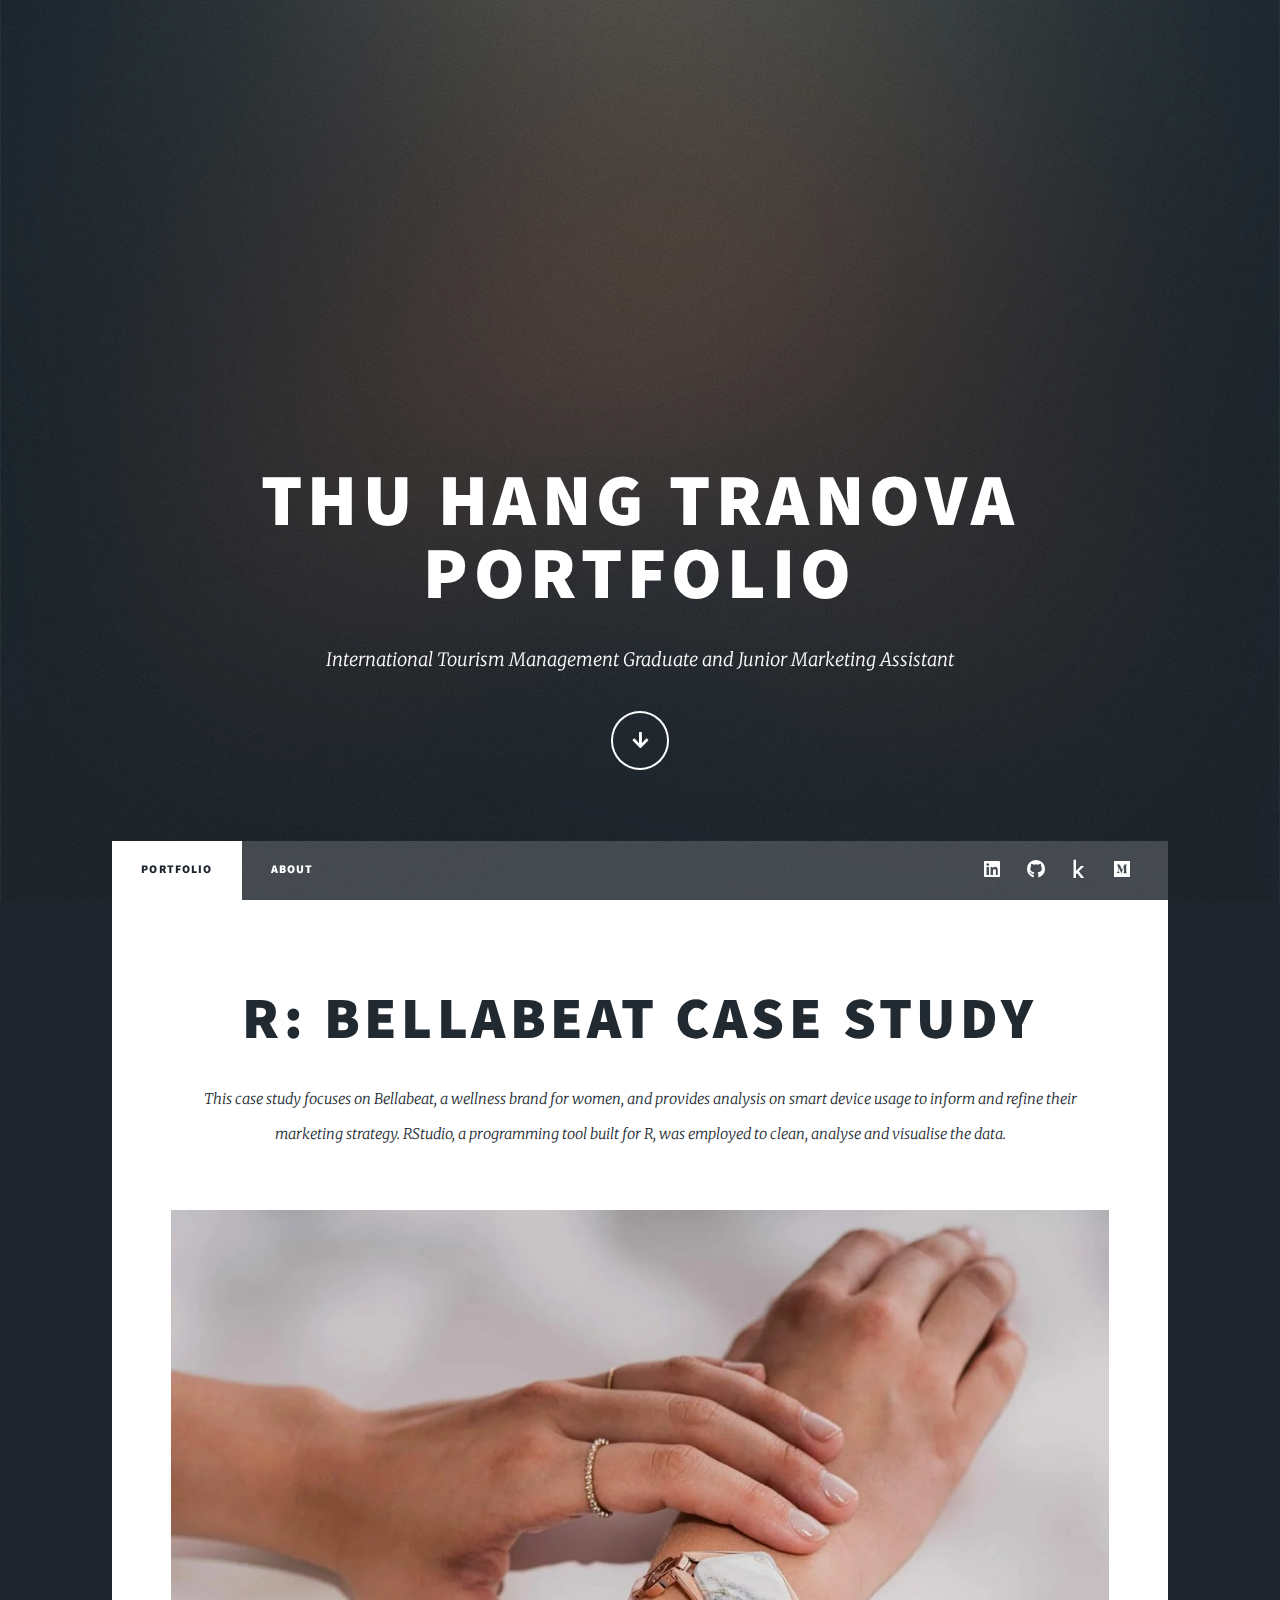
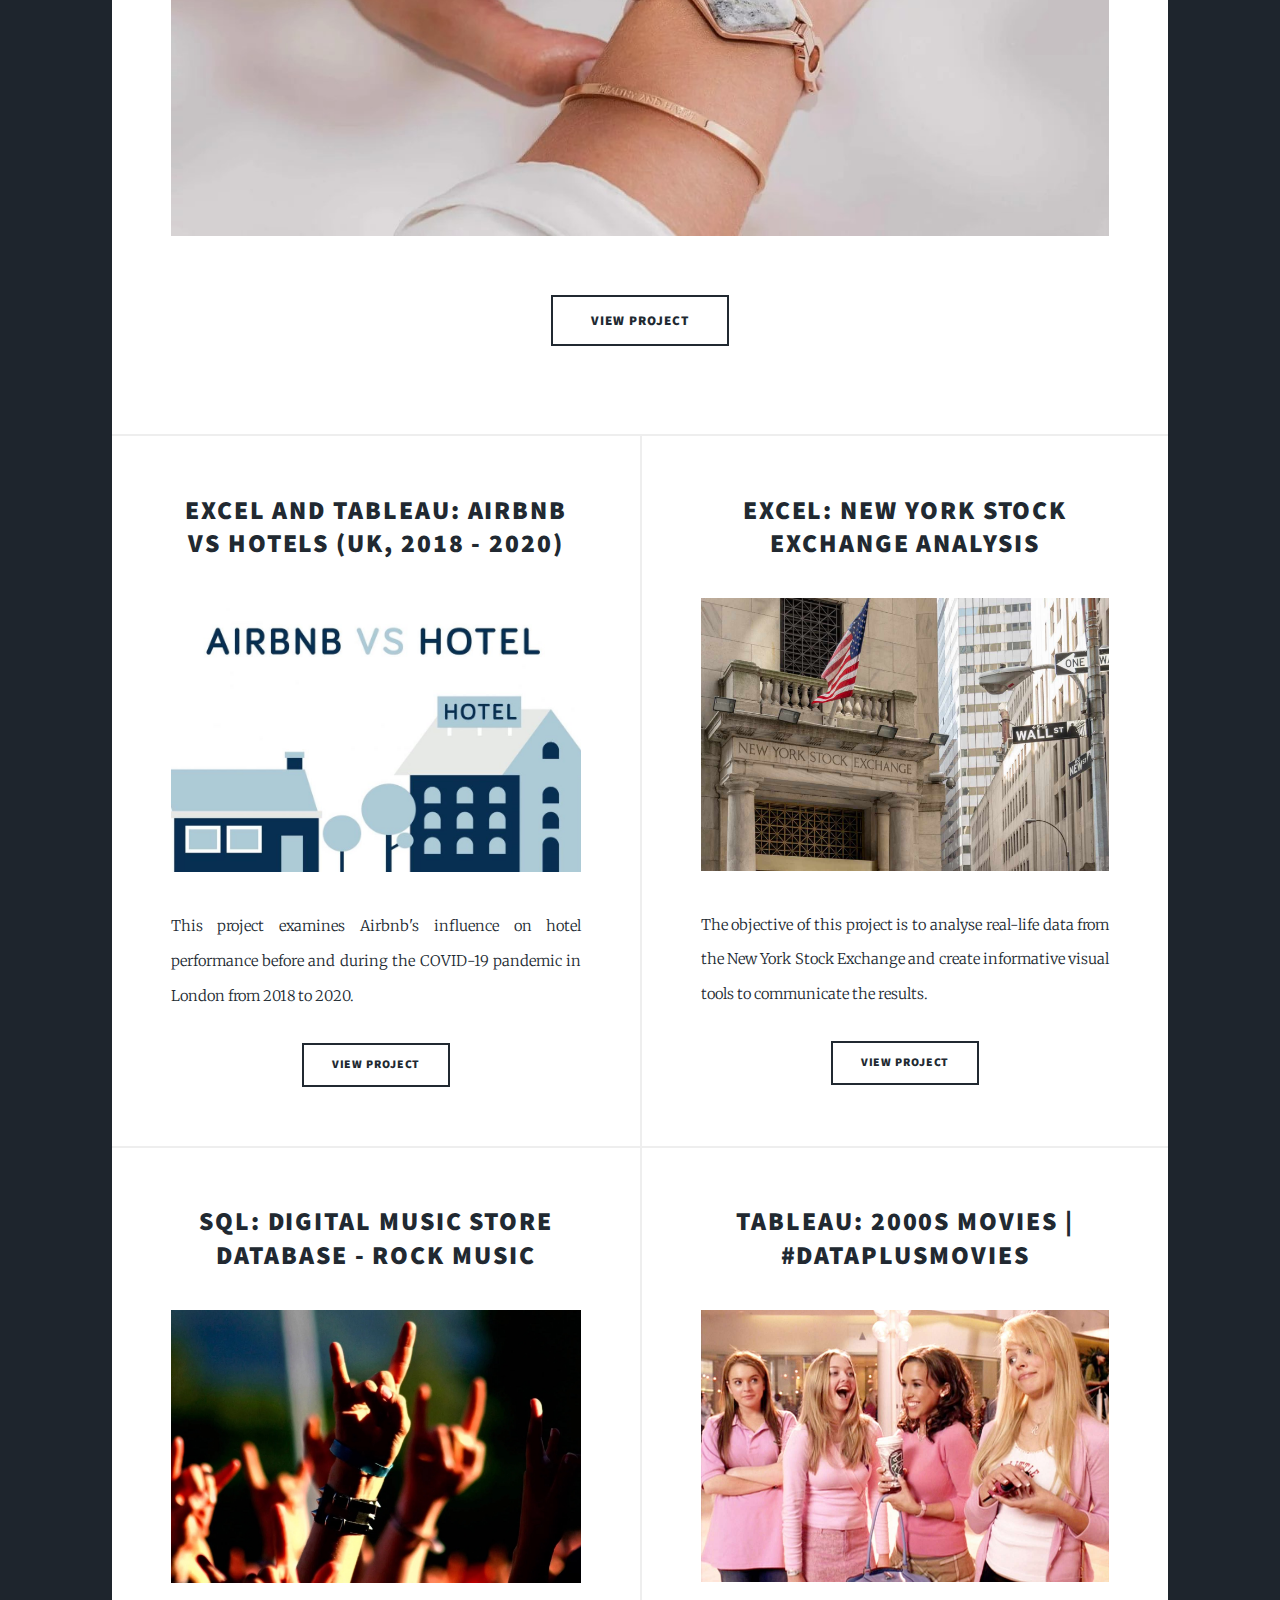
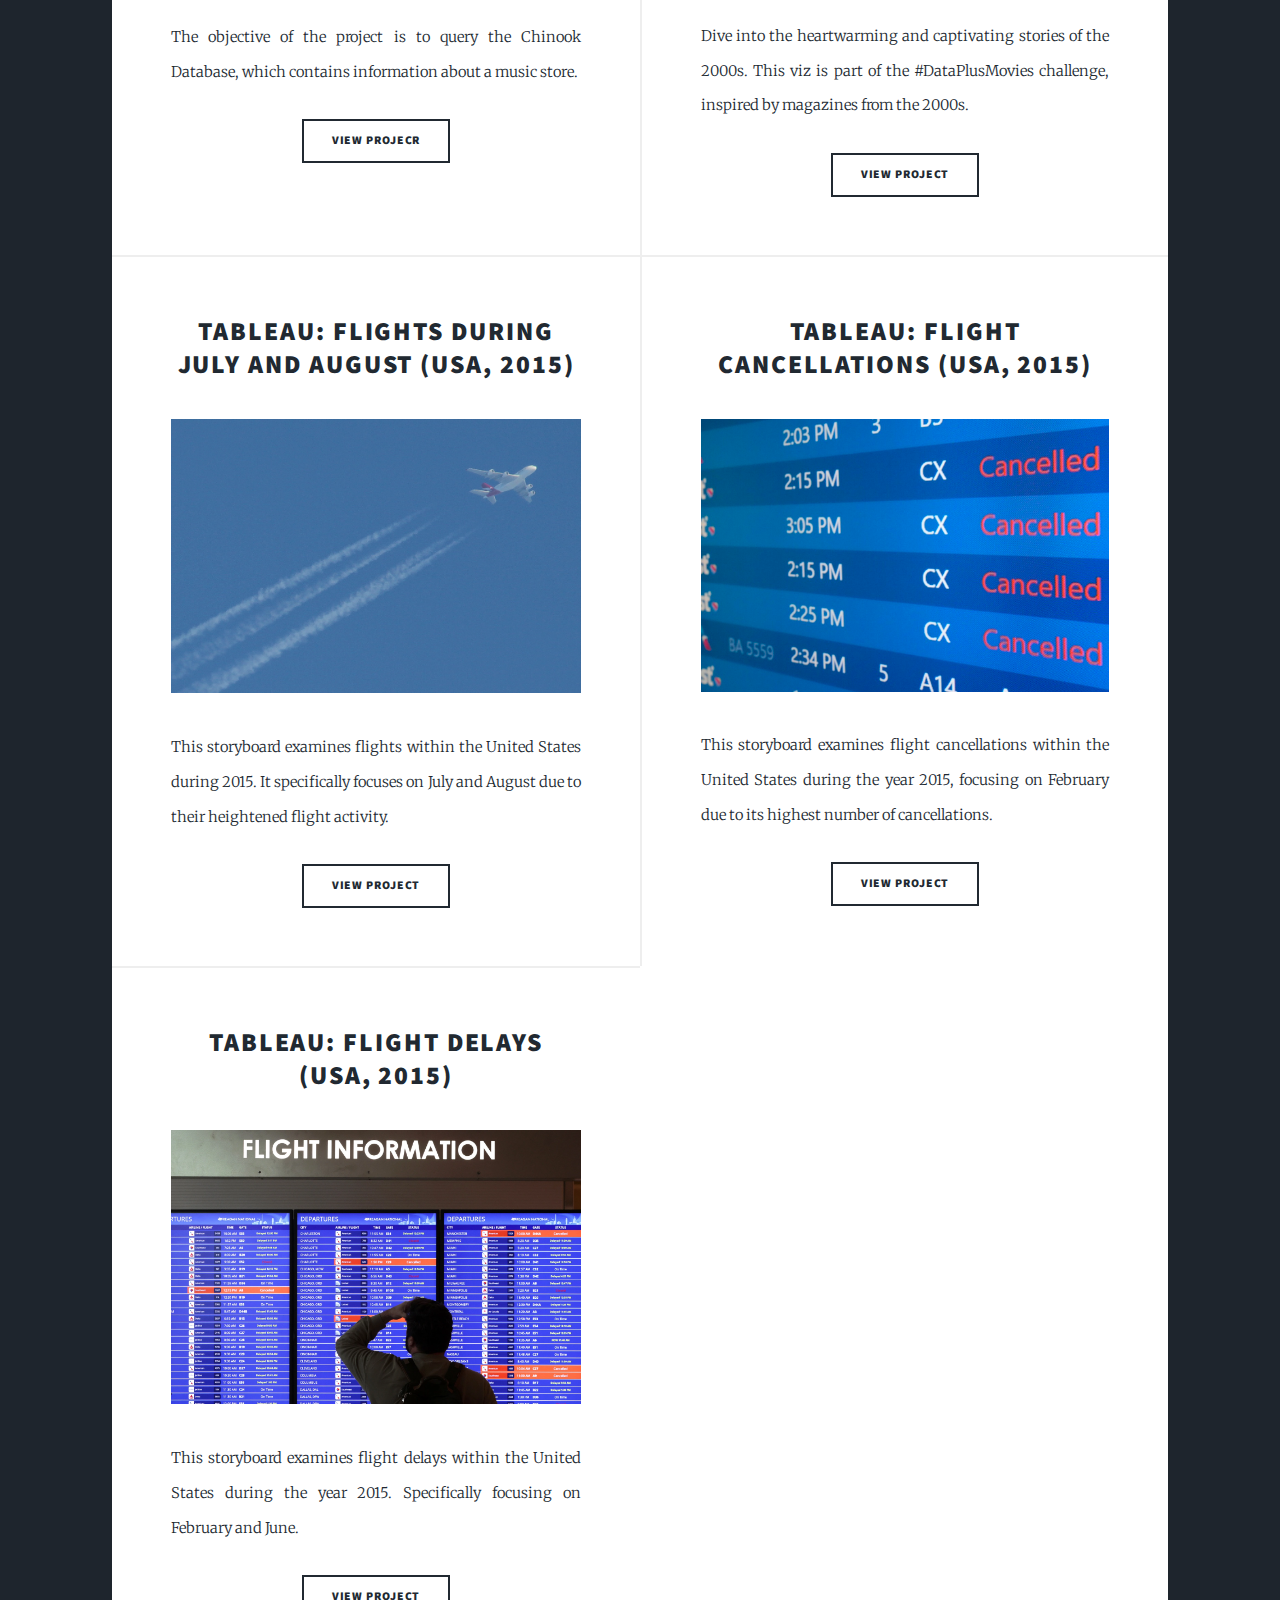
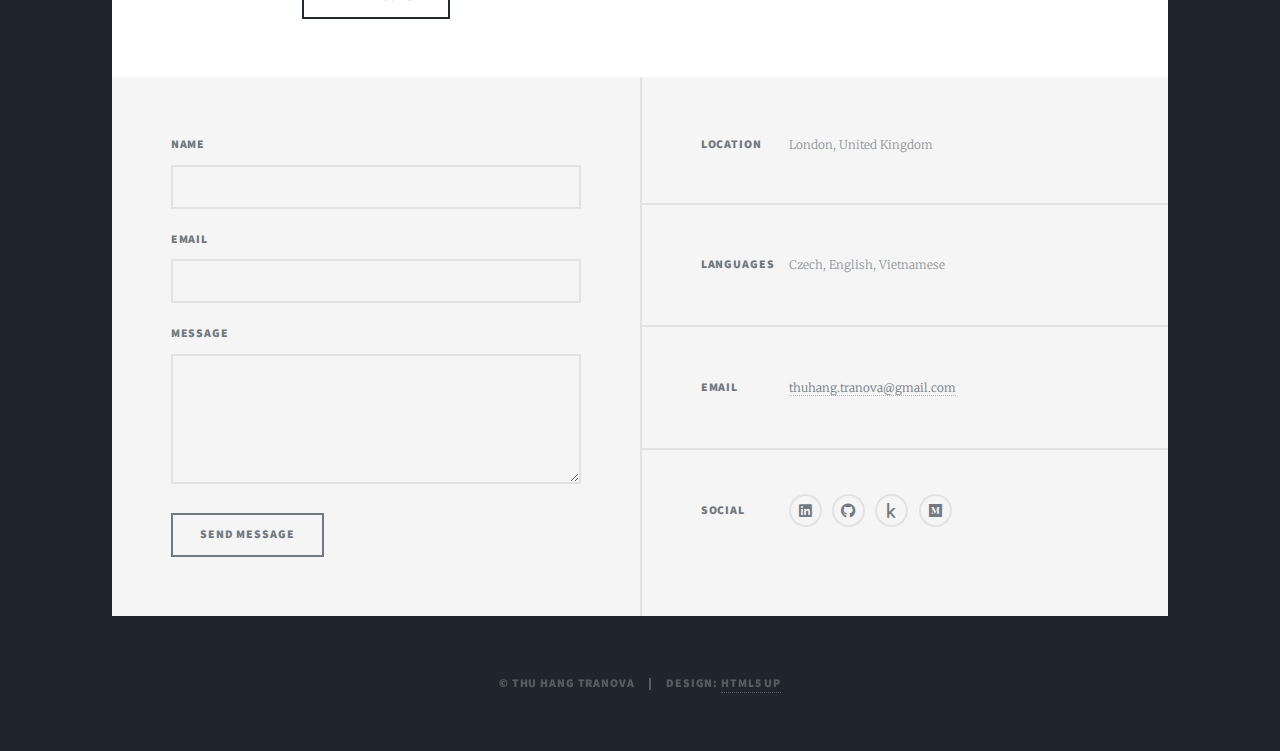
<file: index.html>
<!DOCTYPE HTML>
<!--
	Massively by HTML5 UP
	html5up.net | @ajlkn
	Free for personal and commercial use under the CCA 3.0 license (html5up.net/license)
-->
<html>
	<head>
		<title>Thu Hang Tranova Portfolio</title>
		<meta charset="utf-8" />
		<meta name="viewport" content="width=device-width, initial-scale=1, user-scalable=no" />
		<link rel="stylesheet" href="assets/css/main.css" />
		<noscript><link rel="stylesheet" href="assets/css/noscript.css" /></noscript>
	</head>
	<body class="is-preload">

		<!-- Wrapper -->
			<div id="wrapper" class="fade-in">

				<!-- Intro -->
					<div id="intro">
						<h1>Thu Hang Tranova<br />
						Portfolio</h1>
						<p>International Tourism Management Graduate and Junior Marketing Assistant </p>
						<ul class="actions">
							<li><a href="#header" class="button icon solid solo fa-arrow-down scrolly">Continue</a></li>
						</ul>
					</div>

				<!-- Header -->
					<header id="header">
						<a href="index.html" class="logo">Thu Hang Tranova</a>
					</header>

				<!-- Nav -->
					<nav id="nav">
						<ul class="links">
							<li class="active"><a href="index.html">Portfolio</a></li>
							<li><a href="about.html">About</a></li>
						</ul>
						<ul class="icons">
							<li><a href="https://www.linkedin.com/in/thu-hang-tranova/" class="icon brands alt fa-linkedin"><span class="label">LinkedIn</span></a></li>
							<li><a href="https://github.com/ThuHangTranova" class="icon brands fa-github"><span class="label">GitHub</span></a></li>
							<li><a href="https://www.kaggle.com/thuhangtranova" class="icon brands fa-kaggle"><span class="label">Kaggle</span></a></li>
							<li><a href="https://medium.com/@thuhang.tranova" class="icon brands fa-medium"><span class="label">Medium</span></a></li>
						</ul>
					</nav>

				<!-- Main -->
					<div id="main">

						<!-- Featured Post -->
							<article class="post featured">
								<header class="major">
									<h2><a href="https://www.kaggle.com/code/thuhangtranova/bellabeat-case-study">R: Bellabeat Case Study</a></h2>
									<p>This case study focuses on Bellabeat, a wellness brand for women, and provides analysis on smart device usage to inform and refine their marketing strategy. RStudio, a programming tool built for R, was employed to clean, analyse and visualise the data.</p>
								</header>
								<a href="https://www.kaggle.com/code/thuhangtranova/bellabeat-case-study" class="image main"><img src="images/bellabeat_ivy.jpeg" alt="" /></a>
								<ul class="actions special">
									<li><a href="https://www.kaggle.com/code/thuhangtranova/bellabeat-case-study" class="button large">View Project</a></li>
								</ul>
							</article>

						<!-- Posts -->
							<section class="posts">
								<article>
									<header>
										<h2><a href="airbnb_vs_hotels.html">Excel and Tableau: Airbnb vs Hotels (UK, 2018 - 2020)</a></h2>
									</header>
									<a href="airbnb_vs_hotels.html" class="image fit"><img src="images/airbnb_hotels.jpeg" alt="" /></a>
									<p>This project examines Airbnb's influence on hotel performance before and during the COVID-19 pandemic in London from 2018 to 2020.</p>
									<ul class="actions special">
										<li><a href="airbnb_vs_hotels.html" class="button">View Project</a></li>
									</ul>
								</article>
								<article>
									<header>
										<h2><a href="nyse_analysis.html">Excel: New York Stock Exchange Analysis</a></h2>
									</header>
									<a href="nyse_analysis.html" class="image fit"><img src="images/NYSE_Analysis.jpg" alt="" /></a>
									<p>The objective of this project is to analyse real-life data from the New York Stock Exchange and create informative visual tools to communicate the results.</p>
									<ul class="actions special">
										<li><a href="nyse_analysis.html" class="button">View Project</a></li>
									</ul>
								</article>
								<article>
									<header>
										<h2><a href="https://www.kaggle.com/code/thuhangtranova/sql-project-digital-music-store-analysis">SQL: Digital Music Store Database - Rock Music</a></h2>
									</header>
									<a href="https://www.kaggle.com/code/thuhangtranova/sql-project-digital-music-store-analysis" class="image fit"><img src="images/rock_music1.jpg" alt="" /></a>
									<p>The objective of the project is to query the Chinook Database, which contains information about a music store.</p>
									<ul class="actions special">
										<li><a href="https://www.kaggle.com/code/thuhangtranova/sql-project-digital-music-store-analysis" class="button">View Projecr</a></li>
									</ul>
								</article>
								<article>
									<header>
										<h2><a href="https://public.tableau.com/app/profile/thu.hang.tranova/viz/2000sMoviesDataPlusMovies/FrontCover">Tableau: 2000s Movies | #DataPlusMovies</a></h2>
									</header>
									<a href="https://public.tableau.com/app/profile/thu.hang.tranova/viz/2000sMoviesDataPlusMovies/FrontCover" class="image fit"><img src="images/2000s_Movies1.jpg" alt="" /></a>
									<p>Dive into the heartwarming and captivating stories of the 2000s. This viz is part of the #DataPlusMovies challenge, inspired by magazines from the 2000s.</p>
									<ul class="actions special">
										<li><a href="https://public.tableau.com/app/profile/thu.hang.tranova/viz/2000sMoviesDataPlusMovies/FrontCover" class="button">View Project</a></li>
									</ul>
								</article>
								<article>
									<header>
										<h2><a href="https://public.tableau.com/app/profile/thu.hang.tranova/viz/UdacityProject-Insight1_17098525755180/Story1">Tableau: Flights During July and August (USA, 2015)</a></h2>
									</header>
									<a href="https://public.tableau.com/app/profile/thu.hang.tranova/viz/UdacityProject-Insight1_17098525755180/Story1" class="image fit"><img src="images/flight.jpeg" alt="" /></a>
									<p>This storyboard examines flights within the United States during 2015. It specifically focuses on July and August due to their heightened flight activity.</p>
									<ul class="actions special">
										<li><a href="https://public.tableau.com/app/profile/thu.hang.tranova/viz/UdacityProject-Insight1_17098525755180/Story1" class="button">View Project</a></li>
									</ul>
								</article>
								<article>
									<header>
										<h2><a href="https://public.tableau.com/views/UdacityProject-Insight2_17098927960360/Story1?:language=en-GB&:sid=&:display_count=n&:origin=viz_share_link">Tableau: Flight Cancellations (USA, 2015)</a></h2>
									</header>
									<a href="https://public.tableau.com/views/UdacityProject-Insight2_17098927960360/Story1?:language=en-GB&:sid=&:display_count=n&:origin=viz_share_link" class="image fit"><img src="images/flights_cancelled.jpeg" alt="" /></a>
									<p>This storyboard examines flight cancellations within the United States during the year 2015, focusing on February due to its highest number of cancellations.</p>
									<ul class="actions special">
										<li><a href="https://public.tableau.com/views/UdacityProject-Insight2_17098927960360/Story1?:language=en-GB&:sid=&:display_count=n&:origin=viz_share_link" class="button">View Project</a></li>
									</ul>
								</article>
								<article>
									<header>
										<h2><a href="https://public.tableau.com/views/UdacityProject-Insight3_17100929344320/Story1?:language=en-GB&:sid=&:display_count=n&:origin=viz_share_link">Tableau: Flight Delays (USA, 2015)</a></h2>
									</header>
									<a href="https://public.tableau.com/views/UdacityProject-Insight3_17100929344320/Story1?:language=en-GB&:sid=&:display_count=n&:origin=viz_share_link" class="image fit"><img src="images/flight_delays.jpg" alt="" /></a>
									<p>This storyboard examines flight delays within the United States during the year 2015. Specifically focusing on February and June.</p>
									<ul class="actions special">
										<li><a href="https://public.tableau.com/views/UdacityProject-Insight3_17100929344320/Story1?:language=en-GB&:sid=&:display_count=n&:origin=viz_share_link" class="button">View Project</a></li>
									</ul>
								</article>
							</section>
					</div>

				<!-- Footer -->
					<footer id="footer">
						<section>
							<form method="post" action="#">
								<div class="fields">
									<div class="field">
										<label for="name">Name</label>
										<input type="text" name="name" id="name" />
									</div>
									<div class="field">
										<label for="email">Email</label>
										<input type="text" name="email" id="email" />
									</div>
									<div class="field">
										<label for="message">Message</label>
										<textarea name="message" id="message" rows="3"></textarea>
									</div>
								</div>
								<ul class="actions">
									<li><input type="submit" value="Send Message" /></li>
								</ul>
							</form>
						</section>
						<section class="split contact">
							<section class="alt">
								<h3>Location</h3>
								<p>London, United Kingdom</p>
							</section>
							<section>
								<h3>Languages</h3>
								<p>Czech, English, Vietnamese</p>
							</section>
							<section>
								<h3>Email</h3>
								<p><a href="mailto:thuhang.tranova@gmail.com">thuhang.tranova@gmail.com</a></p>
							</section>
							<section>
								<h3>Social</h3>
								<ul class="icons alt">
									<li><a href="https://www.linkedin.com/in/thu-hang-tranova/" class="icon brands alt fa-linkedin"><span class="label">LinkedIn</span></a></li>
									<li><a href="https://github.com/ThuHangTranova" class="icon brands fa-github"><span class="label">GitHub</span></a></li>
									<li><a href="https://www.kaggle.com/thuhangtranova" class="icon brands fa-kaggle"><span class="label">Kaggle</span></a></li>
									<li><a href="https://medium.com/@thuhang.tranova" class="icon brands fa-medium"><span class="label">Medium</span></a></li>
								</ul>
							</section>
						</section>
					</footer>

				<!-- Copyright -->
					<div id="copyright">
						<ul><li>&copy; Thu Hang Tranova</li><li>Design: <a href="https://html5up.net">HTML5 UP</a></li></ul>
					</div>

			</div>

		<!-- Scripts -->
			<script src="assets/js/jquery.min.js"></script>
			<script src="assets/js/jquery.scrollex.min.js"></script>
			<script src="assets/js/jquery.scrolly.min.js"></script>
			<script src="assets/js/browser.min.js"></script>
			<script src="assets/js/breakpoints.min.js"></script>
			<script src="assets/js/util.js"></script>
			<script src="assets/js/main.js"></script>

	</body>
</html>
</file>
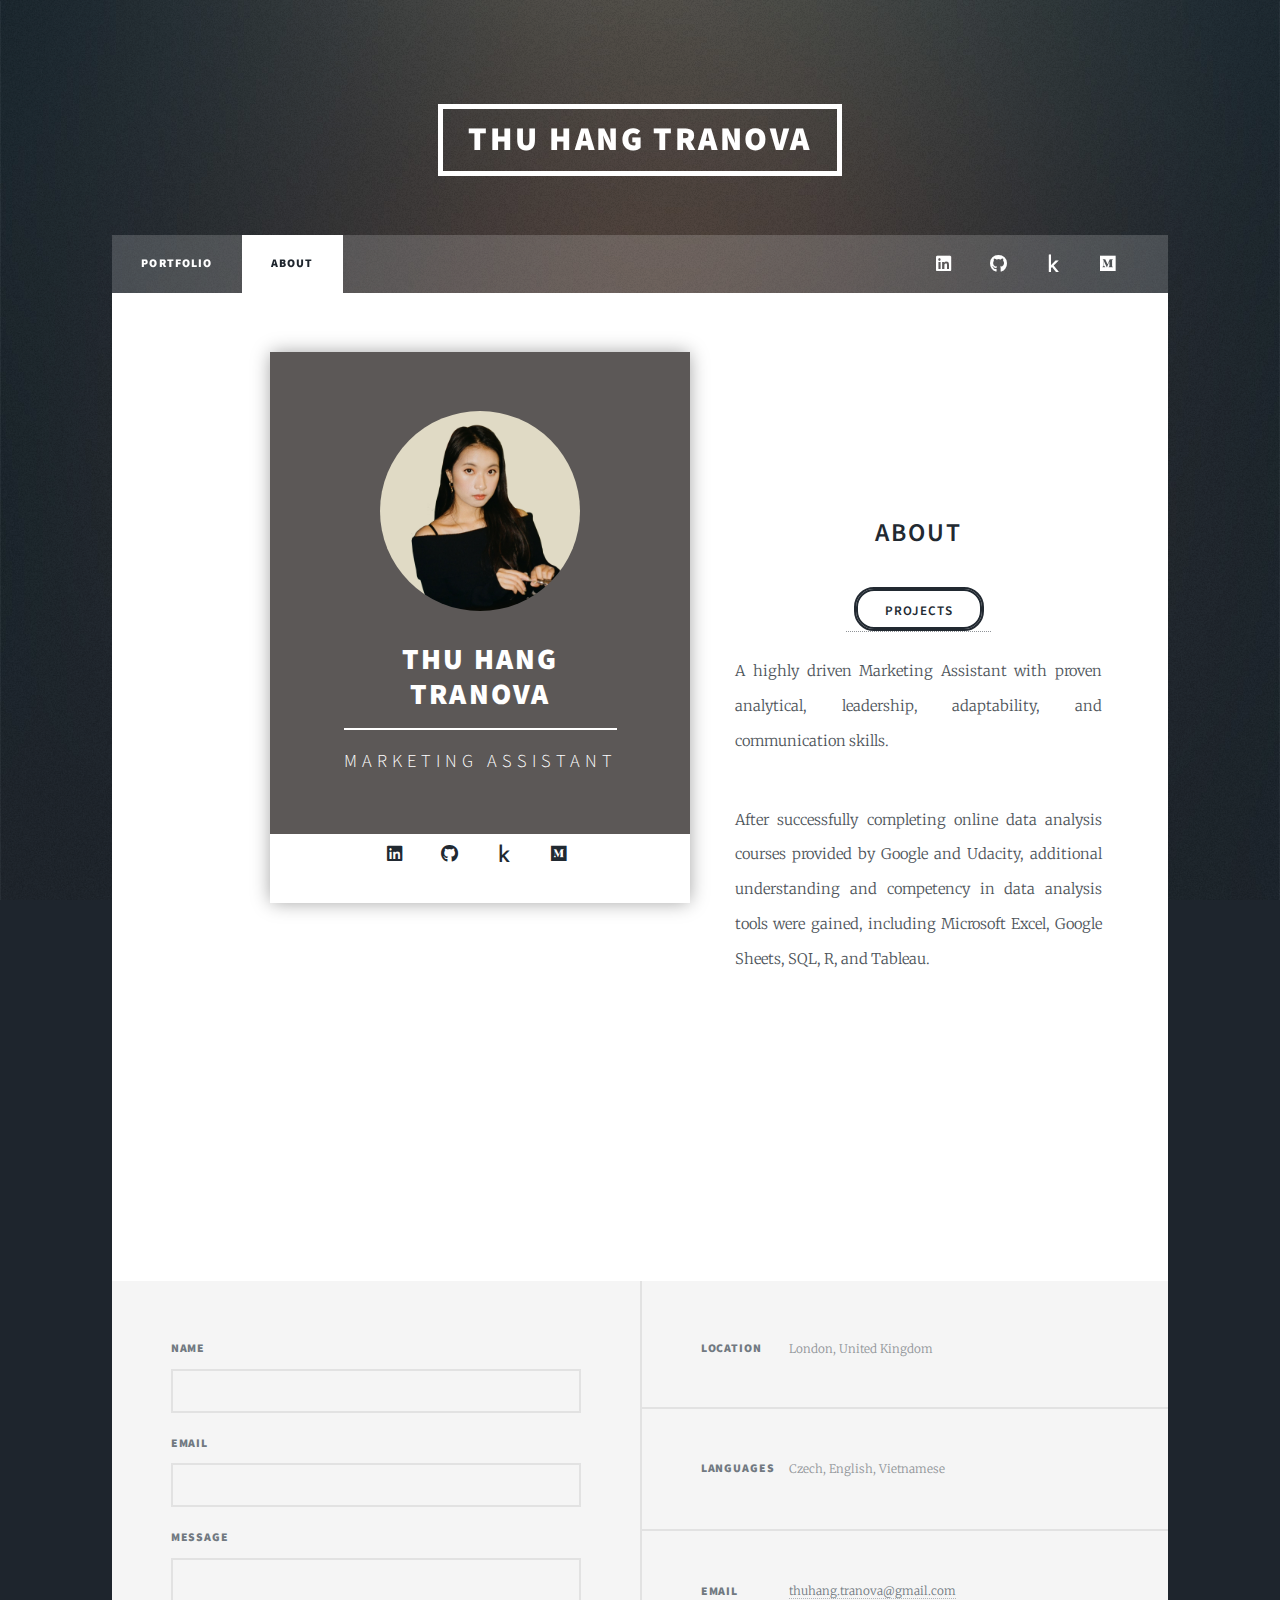
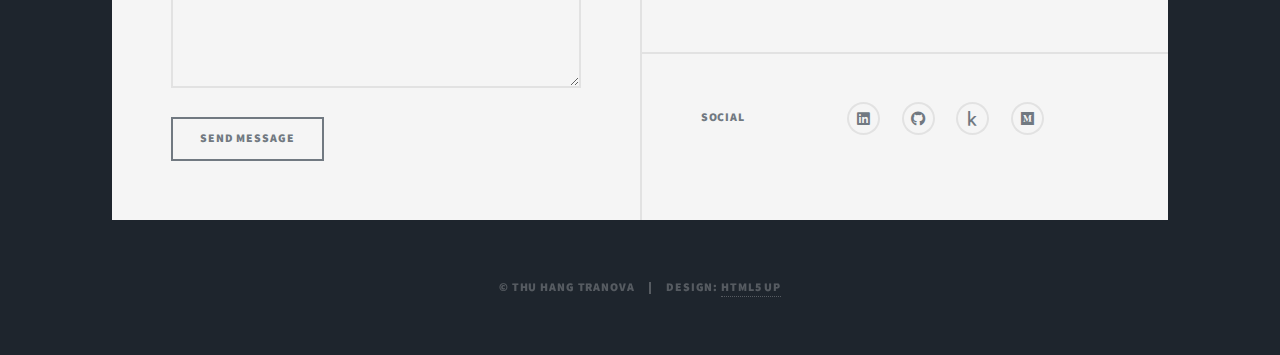
<file: about.html>
<!DOCTYPE HTML>
<!--
	Massively by HTML5 UP
	html5up.net | @ajlkn
	Free for personal and commercial use under the CCA 3.0 license (html5up.net/license)
-->
<html>
	<head>
		<title>About - Thu Hang Tranova</title>
		<meta charset="utf-8" />
		<meta name="viewport" content="width=device-width, initial-scale=1, user-scalable=no" />
		<link rel="stylesheet" href="assets/css/style.css">
        <link rel="stylesheet" href="https://cdnjs.cloudflare.com/ajax/libs/font-awesome/5.15.1/css/all.min.css" integrity="sha512-+4zCK9k+qNFUR5X+cKL9EIR+ZOhtIloNl9GIKS57V1MyNsYpYcUrUeQc9vNfzsWfV28IaLL3i96P9sdNyeRssA==" crossorigin="anonymous" />
		<noscript><link rel="stylesheet" href="assets/css/noscript.css" /></noscript>
	</head>
	<body class="is-preload">

		<!-- Wrapper -->
			<div id="wrapper">

				<!-- Header -->
					<header id="header">
						<a href="index.html" class="logo">Thu Hang Tranova</a>
					</header>

				<!-- Nav -->
					<nav id="nav">
						<ul class="links">
							<li><a href="index.html">Portfolio</a></li>
							<li class="active"><a href="about.html">About</a></li>
						</ul>
						<ul class="icons">
							<li><a href="https://www.linkedin.com/in/thu-hang-tranova/" class="icon brands alt fa-linkedin"><span class="label">LinkedIn</span></a></li>
							<li><a href="https://github.com/ThuHangTranova" class="icon brands fa-github"><span class="label">GitHub</span></a></li>
							<li><a href="https://www.kaggle.com/thuhangtranova" class="icon brands fa-kaggle"><span class="label">Kaggle</span></a></li>
							<li><a href="https://medium.com/@thuhang.tranova" class="icon brands fa-medium"><span class="label">Medium</span></a></li>
						</ul>
					</nav>

				<!-- Main -->
					<div id="main">

						<!-- Post -->
                        <div class = "about-wrapper">
                            <div class = "about-left">
                              <div class = "about-left-content">
                                <div>
                                  <div class = "shadow">
                                    <div class = "about-img">
										<a href="index.html"><img src = "images/Me.jpg" alt = "about image">
                                    </div>
                                  </div>
                      
                                  <h2>Thu Hang<br>Tranova</h2>
                                  <h3>Marketing Assistant</h3>
                                </div>
                      
                                <ul class = "icons">
                                    <li><a href="https://www.linkedin.com/in/thu-hang-tranova/" class="icon brands alt fa-linkedin"><span class="label">LinkedIn</span></a></li>
									<li><a href="https://github.com/ThuHangTranova" class="icon brands fa-github"><span class="label">GitHub</span></a></li>
									<li><a href="https://www.kaggle.com/thuhangtranova" class="icon brands fa-kaggle"><span class="label">Kaggle</span></a></li>
									<li><a href="https://medium.com/@thuhang.tranova" class="icon brands fa-medium"><span class="label">Medium</span></a></li>
                                </ul>
                              </div>
                            </div>
                      
                            <div class = "about-right">
                              <h2>about</h2>
                              <div class = "about-btns">
                                <a href="index.html" ><button type="button" class="btn btn-white" >Projects</button></a>
                              </div>
                      
                              <div class = "about-para">
                                <p>A highly driven Marketing Assistant with proven analytical, leadership, adaptability, and communication skills.</p>
                                <p>After successfully completing online data analysis courses provided by Google and Udacity, additional understanding and competency in data analysis tools were gained, including Microsoft Excel, Google Sheets, SQL, R, and Tableau.</p>
                              </div>
                            </div>
                          </div>

					</div>

				<!-- Footer -->
					<footer id="footer">
						<section>
							<form method="post" action="#">
								<div class="fields">
									<div class="field">
										<label for="name">Name</label>
										<input type="text" name="name" id="name" />
									</div>
									<div class="field">
										<label for="email">Email</label>
										<input type="text" name="email" id="email" />
									</div>
									<div class="field">
										<label for="message">Message</label>
										<textarea name="message" id="message" rows="3"></textarea>
									</div>
								</div>
								<ul class="actions">
									<li><input type="submit" value="Send Message" /></li>
								</ul>
							</form>
						</section>
						<section class="split contact">
							<section class="alt">
								<h3>Location</h3>
								<p>London, United Kingdom</p>
							</section>
							<section>
								<h3>Languages</h3>
								<p>Czech, English, Vietnamese</p>
							</section>
							<section>
								<h3>Email</h3>
								<p><a href="mailto:thuhang.tranova@gmail.com">thuhang.tranova@gmail.com</a></p>
							</section>
							<section>
								<h3>Social</h3>
								<ul class="icons alt">
									<li><a href="https://www.linkedin.com/in/thu-hang-tranova/" class="icon brands alt fa-linkedin"><span class="label">LinkedIn</span></a></li>
									<li><a href="https://github.com/ThuHangTranova" class="icon brands fa-github"><span class="label">GitHub</span></a></li>
									<li><a href="https://www.kaggle.com/thuhangtranova" class="icon brands fa-kaggle"><span class="label">Kaggle</span></a></li>
									<li><a href="https://medium.com/@thuhang.tranova" class="icon brands fa-medium"><span class="label">Medium</span></a></li>
								</ul>
							</section>
						</section>
					</footer>

				<!-- Copyright -->
					<div id="copyright">
						<ul><li>&copy; Thu Hang Tranova</li><li>Design: <a href="https://html5up.net">HTML5 UP</a></li></ul>
					</div>

			</div>

		<!-- Scripts -->
			<script src="assets/js/jquery.min.js"></script>
			<script src="assets/js/jquery.scrollex.min.js"></script>
			<script src="assets/js/jquery.scrolly.min.js"></script>
			<script src="assets/js/browser.min.js"></script>
			<script src="assets/js/breakpoints.min.js"></script>
			<script src="assets/js/util.js"></script>
			<script src="assets/js/main.js"></script>

	</body>
</html>
</file>
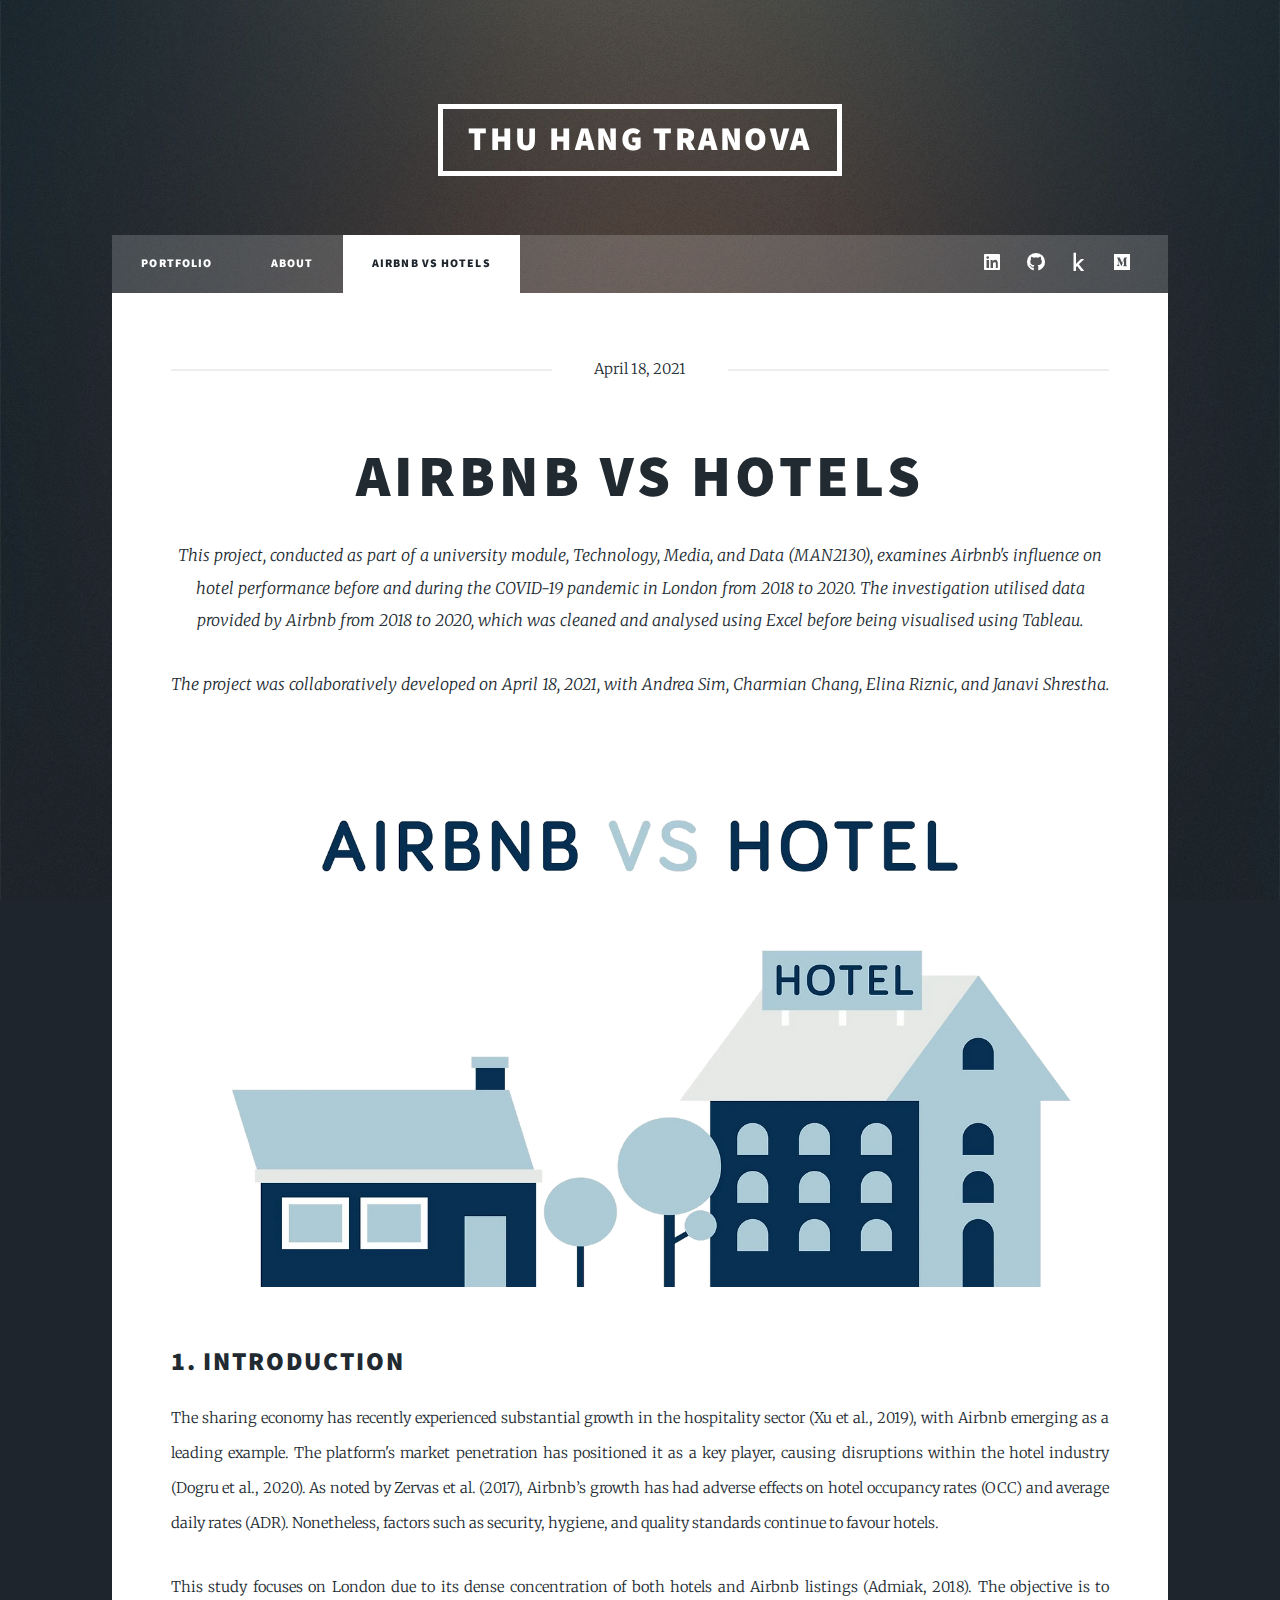
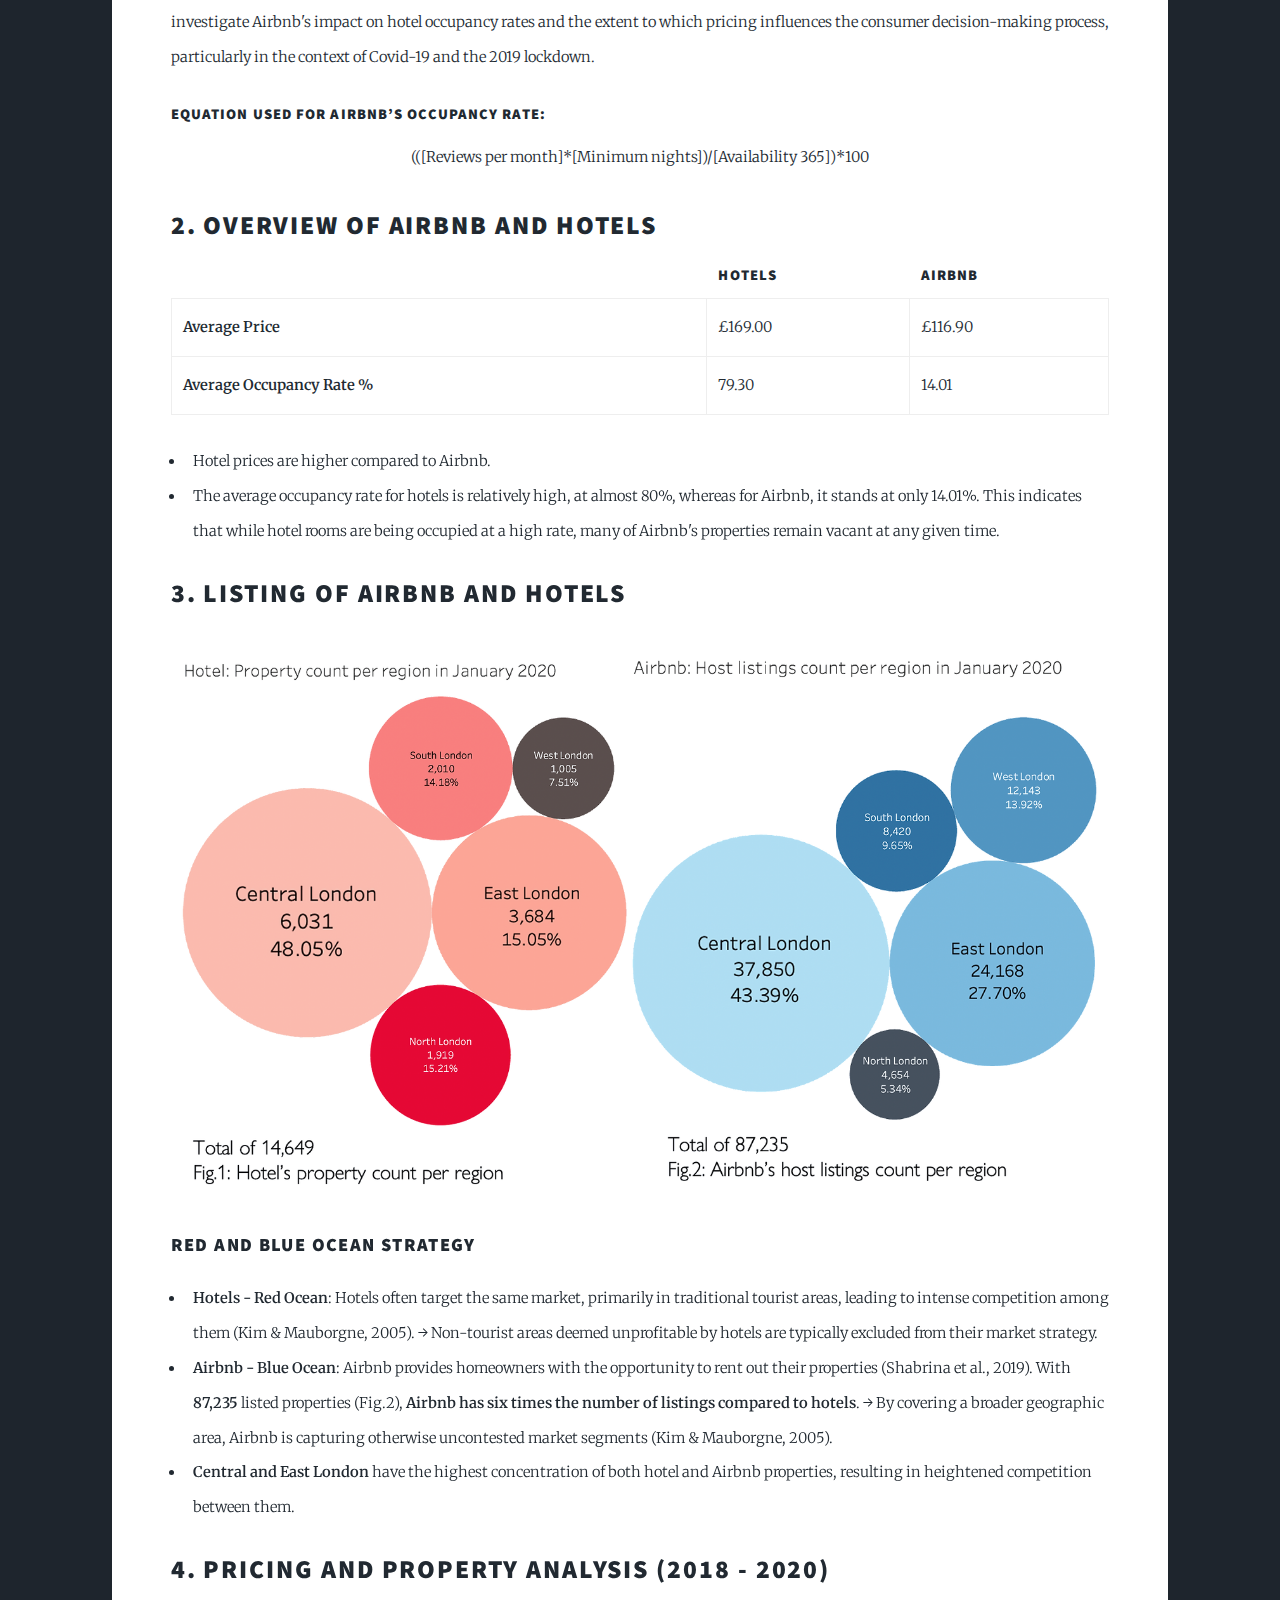
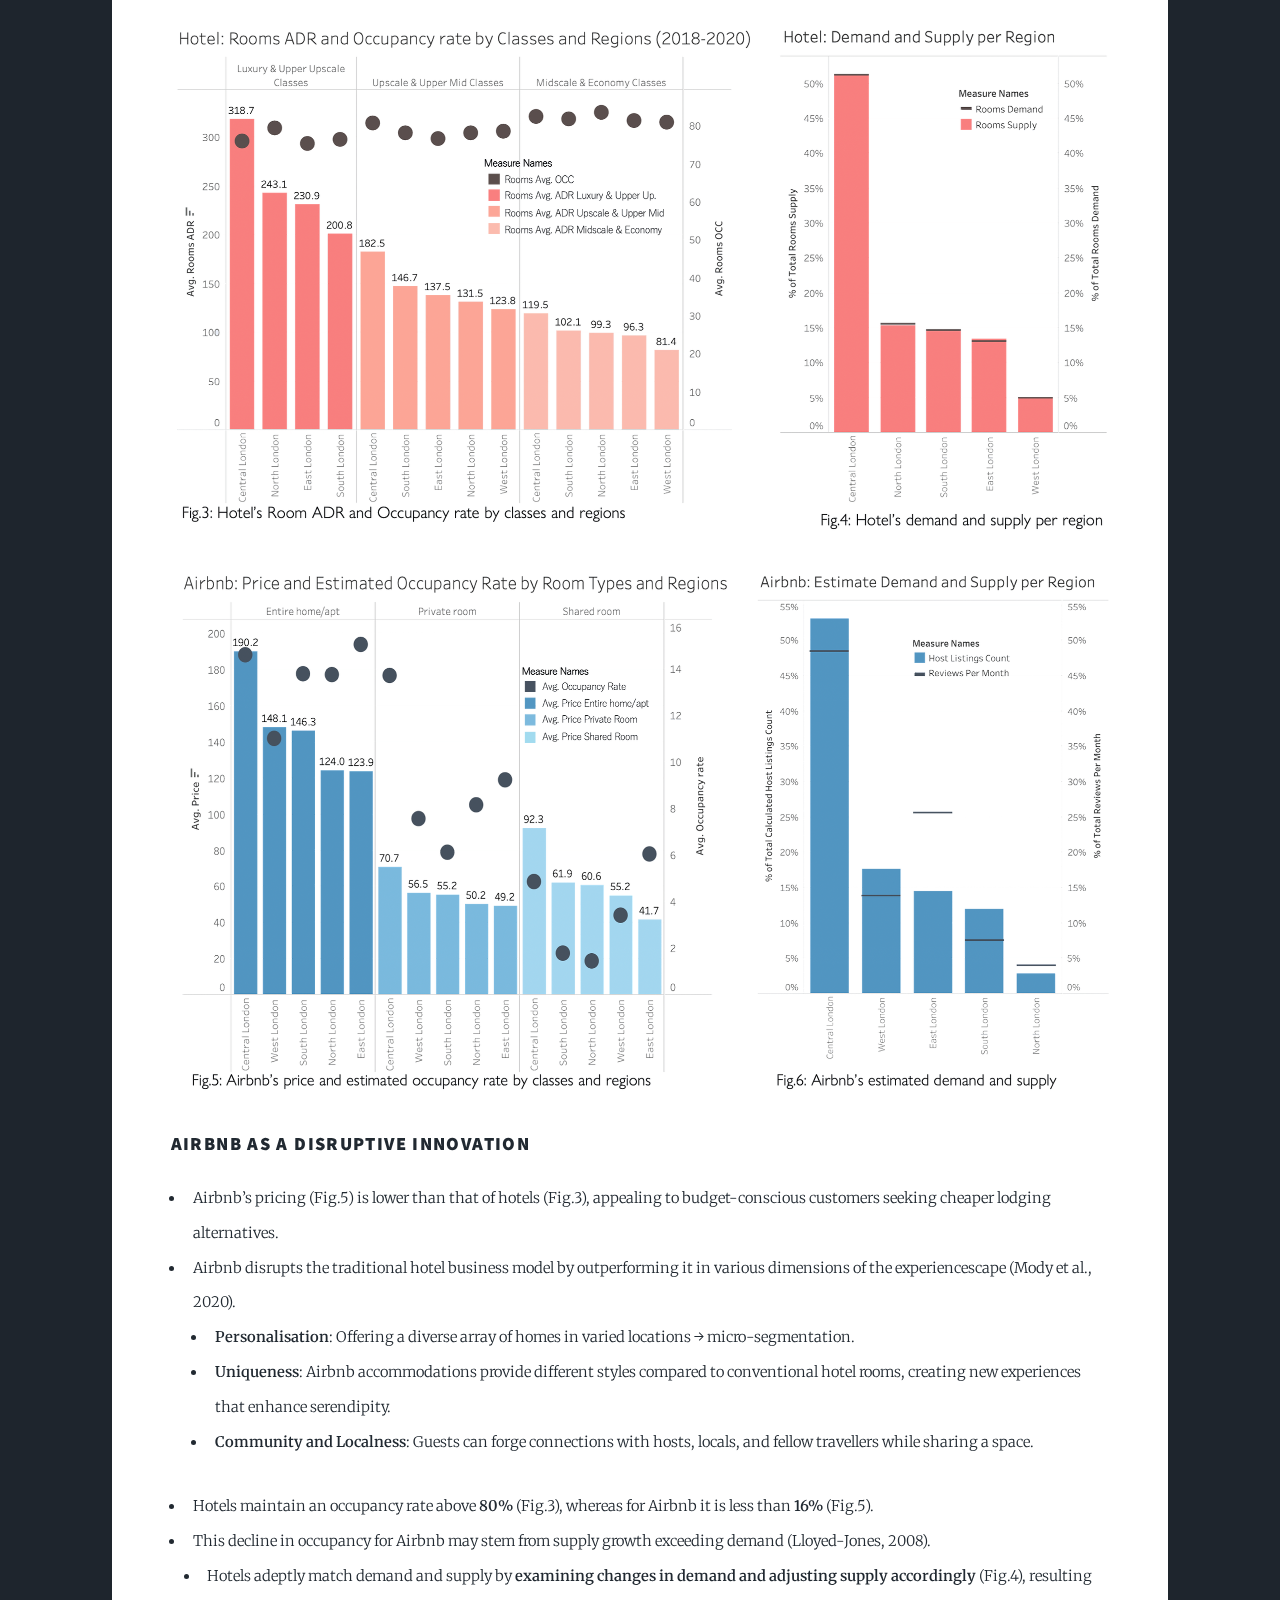
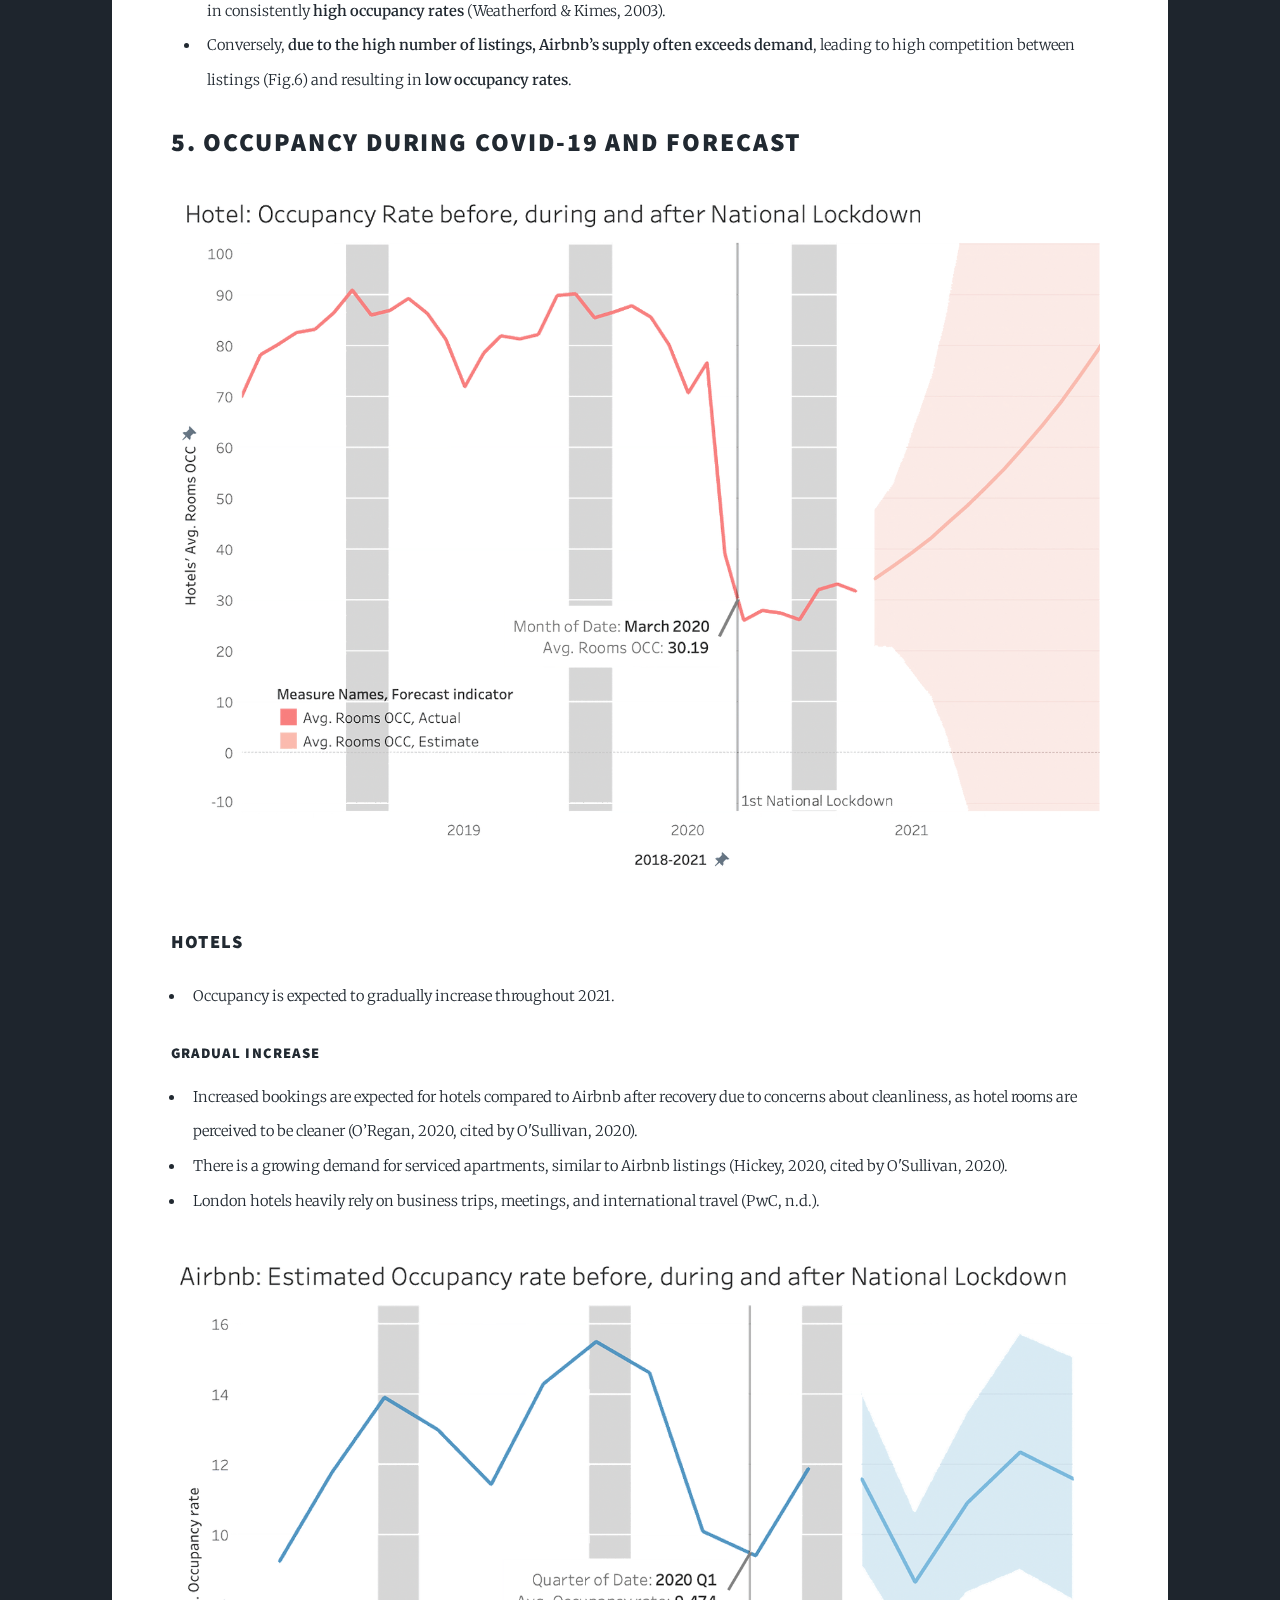
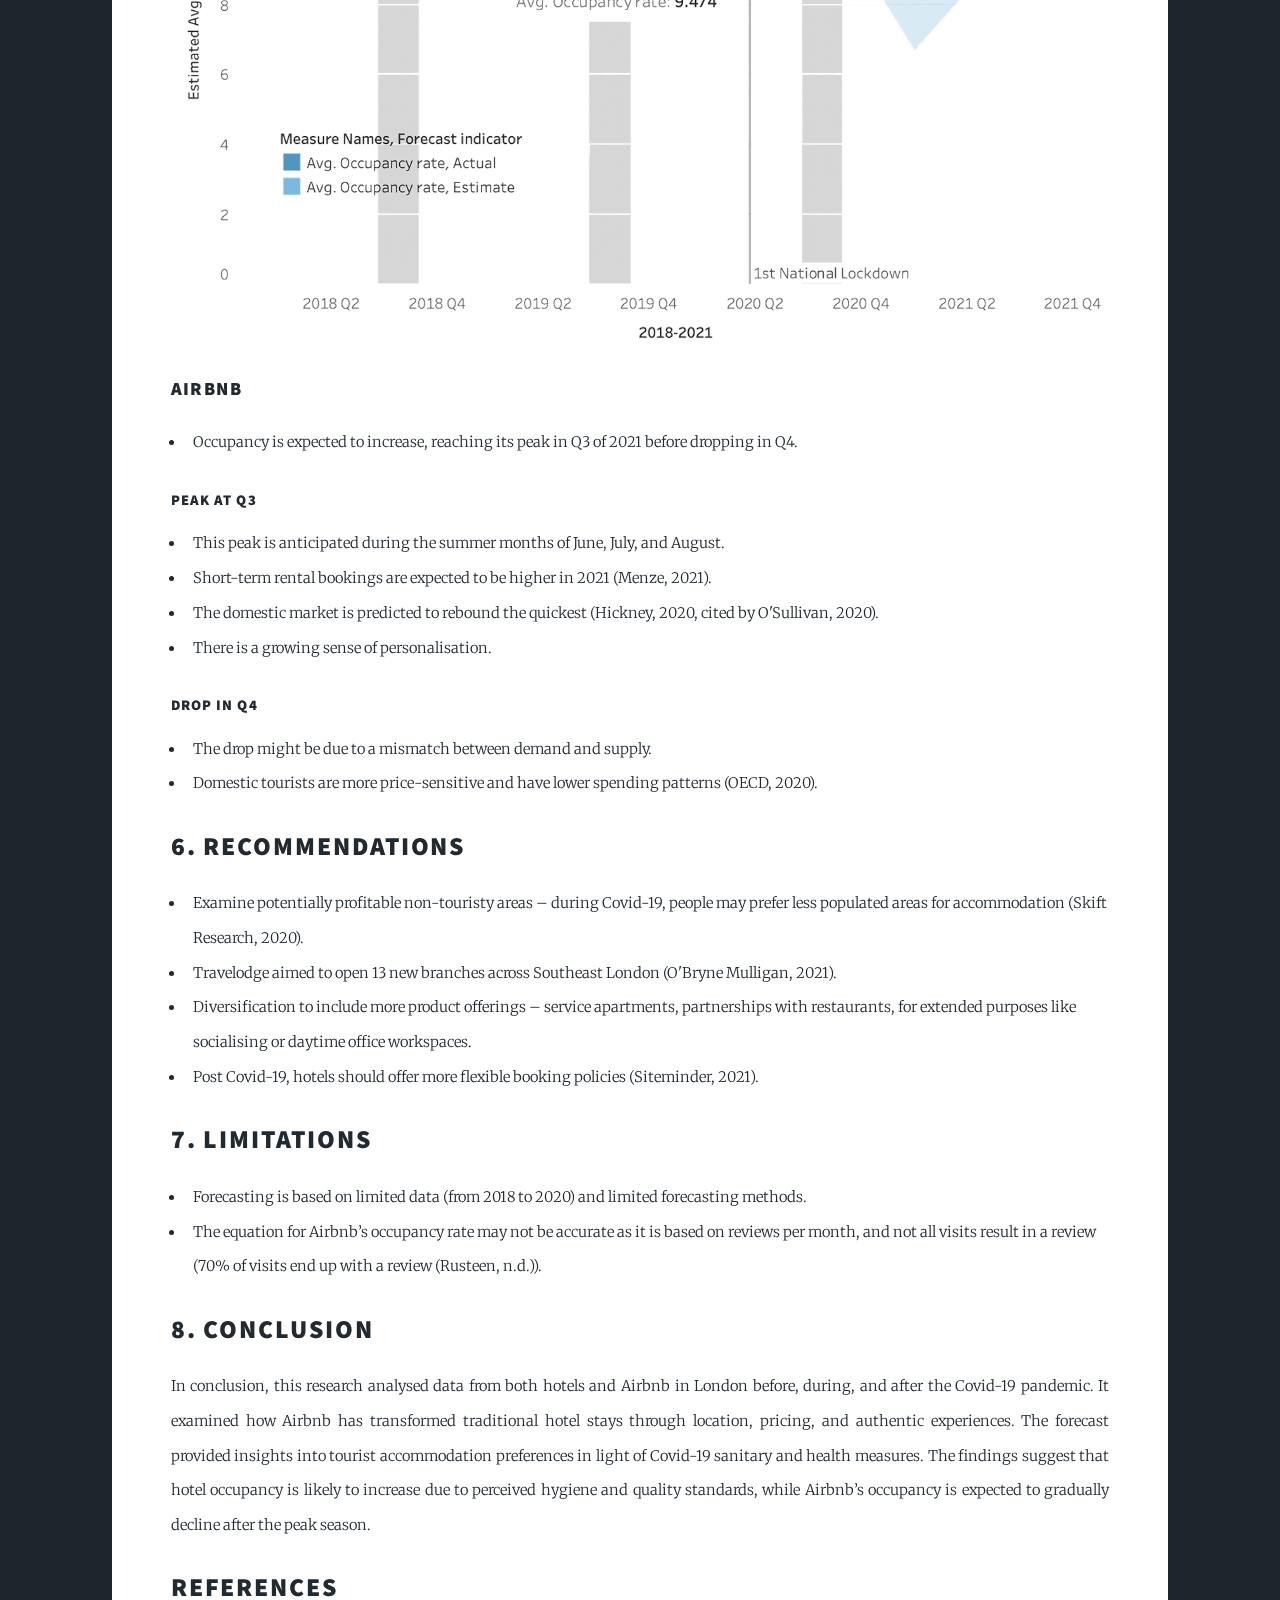
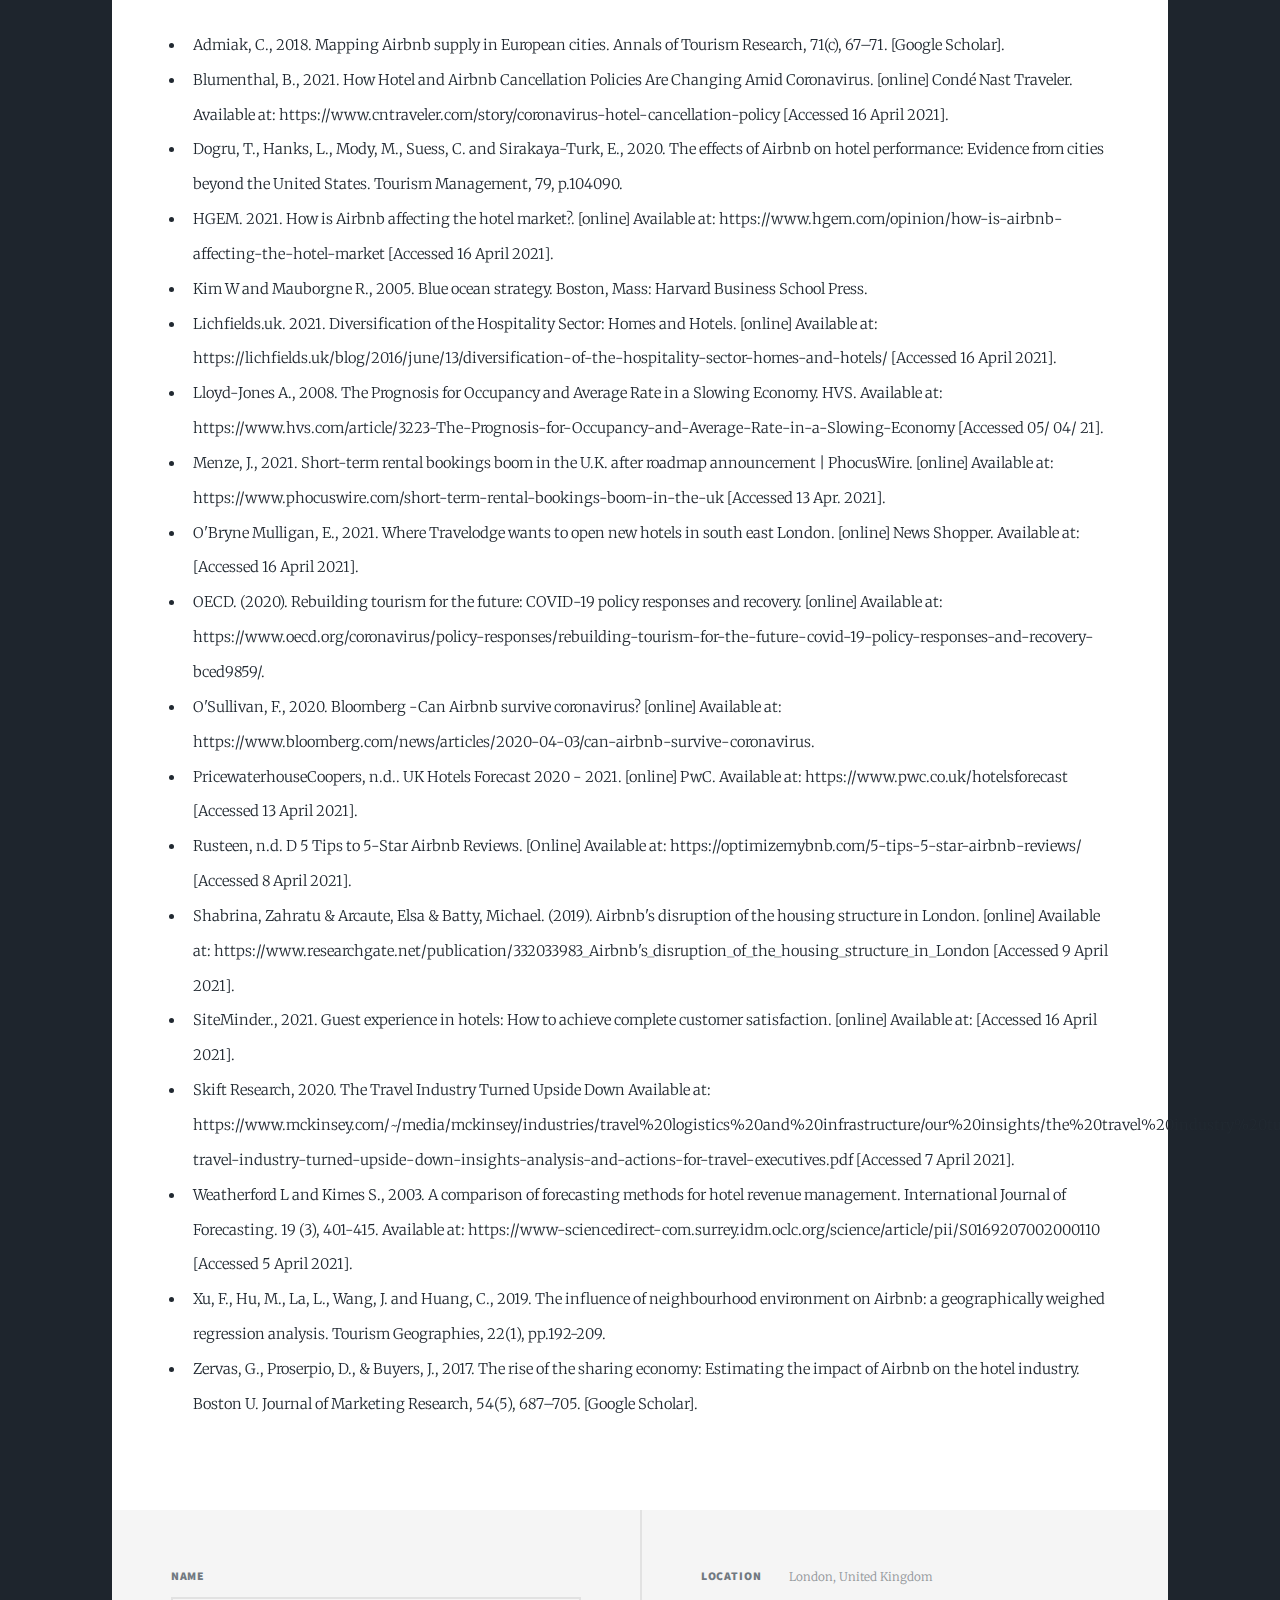
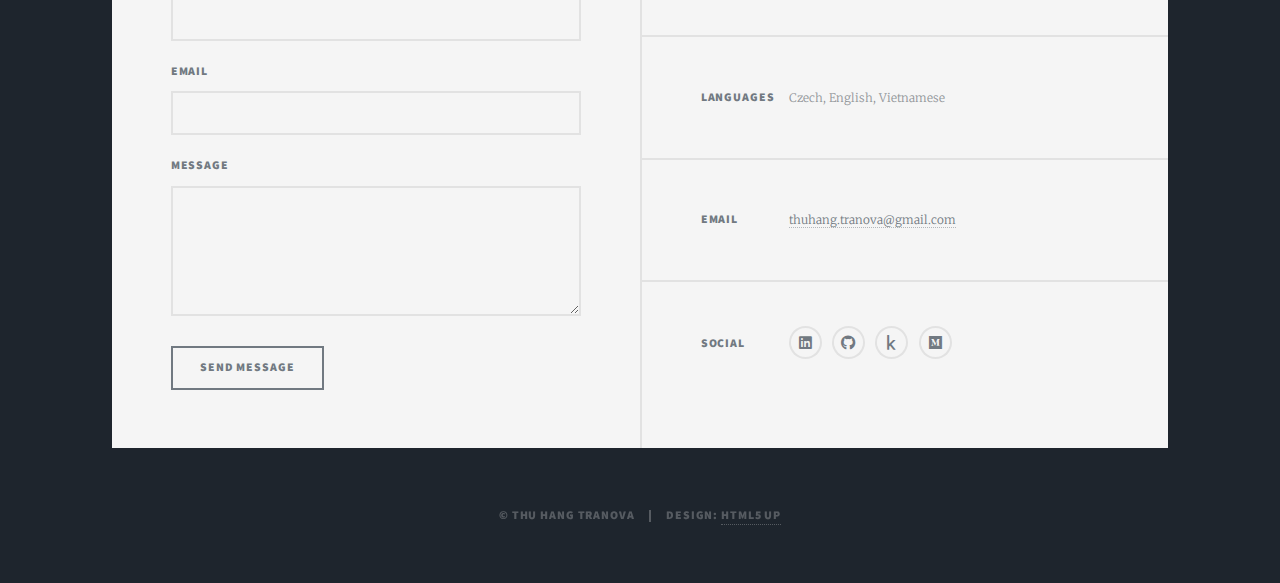
<file: airbnb_vs_hotels.html>
<!DOCTYPE HTML>
<!--
	Massively by HTML5 UP
	html5up.net | @ajlkn
	Free for personal and commercial use under the CCA 3.0 license (html5up.net/license)
-->
<html>
	<head>
		<title>Airbnb vs Hotels</title>
		<meta charset="utf-8" />
		<meta name="viewport" content="width=device-width, initial-scale=1, user-scalable=no" />
		<link rel="stylesheet" href="assets/css/main.css" />
		<noscript><link rel="stylesheet" href="assets/css/noscript.css" /></noscript>
	</head>
	<body class="is-preload">

		<!-- Wrapper -->
			<div id="wrapper">

				<!-- Header -->
					<header id="header">
						<a href="index.html" class="logo">Thu Hang Tranova</a>
					</header>

				<!-- Nav -->
					<nav id="nav">
						<ul class="links">
							<li><a href="index.html">Portfolio</a></li>
							<li><a href="about.html">about</a></li>
							<li class="active"><a href="airbnb_vs_hotels.html">Airbnb vs Hotels</a></li>
						</ul>
						<ul class="icons">
							<li><a href="https://www.linkedin.com/in/thu-hang-tranova/" class="icon brands alt fa-linkedin"><span class="label">LinkedIn</span></a></li>
							<li><a href="https://github.com/ThuHangTranova" class="icon brands fa-github"><span class="label">GitHub</span></a></li>
							<li><a href="https://www.kaggle.com/thuhangtranova" class="icon brands fa-kaggle"><span class="label">Kaggle</span></a></li>
							<li><a href="https://medium.com/@thuhang.tranova" class="icon brands fa-medium"><span class="label">Medium</span></a></li>
						</ul>
					</nav>

				<!-- Main -->
					<div id="main">

						<!-- Post -->
							<section class="post">
								<header class="major">
									<span class="date">April 18, 2021</span>
									<h1>Airbnb vs Hotels</h1>
									<p>This project, conducted as part of a university module, Technology, Media, and Data (MAN2130), examines Airbnb's influence on hotel performance before and during the COVID-19 pandemic in London from 2018 to 2020. The investigation utilised data provided by Airbnb from 2018 to 2020, which was cleaned and analysed using Excel before being visualised using Tableau.<br /> 
										<br />
										The project was collaboratively developed on April 18, 2021, with Andrea Sim, Charmian Chang, Elina Riznic, and Janavi Shrestha.</p>
								</header>
								<div class="image main"><img src="images/airbnb_hotels.jpg" alt="" /></div>
								<h2>1. Introduction</h2>
								<p>The sharing economy has recently experienced substantial growth in the hospitality sector (Xu et al., 2019), with Airbnb emerging as a leading example. The platform's market penetration has positioned it as a key player, causing disruptions within the hotel industry (Dogru et al., 2020). As noted by Zervas et al. (2017), Airbnb’s growth has had adverse effects on hotel occupancy rates (OCC) and average daily rates (ADR). Nonetheless, factors such as security, hygiene, and quality standards continue to favour hotels.</p>
								<p>This study focuses on London due to its dense concentration of both hotels and Airbnb listings (Admiak, 2018). The objective is to investigate Airbnb's impact on hotel occupancy rates and the extent to which pricing influences the consumer decision-making process, particularly in the context of Covid-19 and the 2019 lockdown.</p>
								<h4>Equation used for Airbnb’s Occupancy Rate:</h4>
								<center>(([Reviews per month]*[Minimum nights])/[Availability 365])*100</center>
								<br />
								<h2>2. Overview of Airbnb and Hotels</h2>
									<div class="table-wrapper">
										<table class="alt">
											<thead>
												<tr>
													<th></th>
													<th>Hotels</th>
													<th>Airbnb</th>
												</tr>
											</thead>
											<tbody>
												<tr>
													<td><b>Average Price</b></td>
													<td>£169.00</td>
													<td>​£116.90</td>
												</tr>
												<tr>
													<td><b>Average Occupancy Rate %</b></td>
													<td>79.30</td>
													<td>14.01</td>
												</tr>
											</tbody>
										</table>
									</div>
								<ul>
									<li>Hotel prices are higher compared to Airbnb.</li>
									<li>The average occupancy rate for hotels is relatively high, at almost 80%, whereas for Airbnb, it stands at only 14.01%. This indicates that while hotel rooms are being occupied at a high rate, many of Airbnb's properties remain vacant at any given time.</li>
								</ul>
								<h2>3. Listing of Airbnb and Hotels</h2>
								<span class="image fit"><img src="images/airbnb_hotels_listing.jpg" alt="" /></span>
								<h3>Red and Blue Ocean Strategy</h3>
								<ul>
									<li><b>Hotels - Red Ocean</b>: Hotels often target the same market, primarily in traditional tourist areas, leading to intense competition among them (Kim & Mauborgne, 2005). → Non-tourist areas deemed unprofitable by hotels are typically excluded from their market strategy.</li>
									<li><b>Airbnb - Blue Ocean</b>: Airbnb provides homeowners with the opportunity to rent out their properties (Shabrina et al., 2019). With <b>87,235</b> listed properties (Fig.2), <b>Airbnb has six times the number of listings compared to hotels</b>. → By covering a broader geographic area, Airbnb is capturing otherwise uncontested market segments (Kim & Mauborgne, 2005).</li>
									<li><b>Central and East London</b> have the highest concentration of both hotel and Airbnb properties, resulting in heightened competition between them.</li>
								</ul>
								<h2>4. Pricing and Property Analysis (2018 - 2020)</h2>
								<span class="image fit"><img src="images/hotel_pricing_property_analysis.jpg" alt="" /></span>
								<span class="image fit"><img src="images/airbnb_pricing_property_analysis.jpg" alt="" /></span>
								<h3>Airbnb as a Disruptive Innovation</h3>
								<ul>
									<li>Airbnb’s pricing (Fig.5) is lower than that of hotels (Fig.3), appealing to budget-conscious customers seeking cheaper lodging alternatives.</li>
									<li>Airbnb disrupts the traditional hotel business model by outperforming it in various dimensions of the experiencescape (Mody et al., 2020).
										<ul>
											<li><b>Personalisation</b>: Offering a diverse array of homes in varied locations → micro-segmentation.</li>
											<li><b>Uniqueness</b>: Airbnb accommodations provide different styles compared to conventional hotel rooms, creating new experiences that enhance serendipity.</li>
											<li><b>Community and Localness</b>: Guests can forge connections with hosts, locals, and fellow travellers while sharing a space.</li>
										</ul>
									</li>
									<li>Hotels maintain an occupancy rate above <b>80%</b> (Fig.3), whereas for Airbnb it is less than <b>16%</b> (Fig.5).</li>
									<li>This decline in occupancy for Airbnb may stem from supply growth exceeding demand (Lloyed-Jones, 2008).</li>
									<ul>
										<li>Hotels adeptly match demand and supply by <b>examining changes in demand and adjusting supply accordingly</b> (Fig.4), resulting in consistently <b>high occupancy rates</b> (Weatherford & Kimes, 2003).</li>
										<li>Conversely, <b>due to the high number of listings, Airbnb’s supply often exceeds demand</b>, leading to high competition between listings (Fig.6) and resulting in <b>low occupancy rates</b>.</li>
									</ul>
								</ul>
								<h2>5. Occupancy During COVID-19 and Forecast</h2>
								<span class="image fit"><img src="images/hotel_occupancy_forecast.jpg" alt="" /></span>
								<h3>Hotels</h3>
								<ul>
									<li>Occupancy is expected to gradually increase throughout 2021.</li>
								</ul>
								<h4>Gradual increase</h4>
								<ul>
									<li>Increased bookings are expected for hotels compared to Airbnb after recovery due to concerns about cleanliness, as hotel rooms are perceived to be cleaner (O’Regan, 2020, cited by O'Sullivan, 2020).</li>
									<li>There is a growing demand for serviced apartments, similar to Airbnb listings (Hickey, 2020, cited by O'Sullivan, 2020).</li>
									<li>London hotels heavily rely on business trips, meetings, and international travel (PwC, n.d.).</li>
								</ul>
								<span class="image fit"><img src="images/airbnb_occupancy_forecast.jpg" alt="" /></span>
								<h3>Airbnb</h3>
								<ul>
									<li>Occupancy is expected to increase, reaching its peak in Q3 of 2021 before dropping in Q4.</li>
								</ul>
								<h4>Peak at Q3</h4>
								<ul>
									<li>This peak is anticipated during the summer months of June, July, and August.</li>
									<li>Short-term rental bookings are expected to be higher in 2021 (Menze, 2021).</li>
									<li>The domestic market is predicted to rebound the quickest (Hickney, 2020, cited by O'Sullivan, 2020).</li>
									<li>There is a growing sense of personalisation.</li>
								</ul>
								<h4>Drop in Q4 </h4>
								<ul>
									<li>The drop might be due to a mismatch between demand and supply.</li>
									<li>Domestic tourists are more price-sensitive and have lower spending patterns (OECD, 2020).</li>
								</ul>
								<h2>6. Recommendations</h2>
								<ul>
									<li>Examine potentially profitable non-touristy areas – during Covid-19, people may prefer less populated areas for accommodation (Skift Research, 2020).</li>
									<li>Travelodge aimed to open 13 new branches across Southeast London (O'Bryne Mulligan, 2021).</li>
									<li>Diversification to include more product offerings – service apartments, partnerships with restaurants, for extended purposes like socialising or daytime office workspaces.</li>
									<li>Post Covid-19, hotels should offer more flexible booking policies (Siteminder, 2021).</li>
								</ul>
								<h2>7. Limitations</h2>
								<ul>
									<li>Forecasting is based on limited data (from 2018 to 2020) and limited forecasting methods.</li>
									<li>The equation for Airbnb’s occupancy rate may not be accurate as it is based on reviews per month, and not all visits result in a review (70% of visits end up with a review (Rusteen, n.d.)).</li>
								</ul>
								<h2>8. Conclusion</h2>
								<p>In conclusion, this research analysed data from both hotels and Airbnb in London before, during, and after the Covid-19 pandemic. It examined how Airbnb has transformed traditional hotel stays through location, pricing, and authentic experiences. The forecast provided insights into tourist accommodation preferences in light of Covid-19 sanitary and health measures. The findings suggest that hotel occupancy is likely to increase due to perceived hygiene and quality standards, while Airbnb’s occupancy is expected to gradually decline after the peak season.</p>
								<h2>References</h2>
								<ul>
									<li>Admiak, C., 2018. Mapping Airbnb supply in European cities. Annals of Tourism Research, 71(c), 67–71. [Google Scholar].</li>
									<li>Blumenthal, B., 2021. How Hotel and Airbnb Cancellation Policies Are Changing Amid Coronavirus. [online] Condé Nast Traveler. Available at: https://www.cntraveler.com/story/coronavirus-hotel-cancellation-policy [Accessed 16 April 2021].</li>
									<li>Dogru, T., Hanks, L., Mody, M., Suess, C. and Sirakaya-Turk, E., 2020. The effects of Airbnb on hotel performance: Evidence from cities beyond the United States. Tourism Management, 79, p.104090.</li>
									<li>HGEM. 2021. How is Airbnb affecting the hotel market?. [online] Available at: https://www.hgem.com/opinion/how-is-airbnb-affecting-the-hotel-market [Accessed 16 April 2021].</li>
									<li>Kim W and Mauborgne R., 2005. Blue ocean strategy. Boston, Mass: Harvard Business School Press.</li>
									<li>Lichfields.uk. 2021. Diversification of the Hospitality Sector: Homes and Hotels. [online] Available at: https://lichfields.uk/blog/2016/june/13/diversification-of-the-hospitality-sector-homes-and-hotels/ [Accessed 16 April 2021].</li>
									<li>Lloyd-Jones A., 2008. The Prognosis for Occupancy and Average Rate in a Slowing Economy. HVS. Available at: https://www.hvs.com/article/3223-The-Prognosis-for-Occupancy-and-Average-Rate-in-a-Slowing-Economy [Accessed 05/ 04/ 21].</li>
									<li>Menze, J., 2021. Short-term rental bookings boom in the U.K. after roadmap announcement | PhocusWire. [online] Available at: https://www.phocuswire.com/short-term-rental-bookings-boom-in-the-uk [Accessed 13 Apr. 2021].</li>
									<li>O'Bryne Mulligan, E., 2021. Where Travelodge wants to open new hotels in south east London. [online] News Shopper. Available at: <https://www.newsshopper.co.uk/news/19192548.travelodge-chain-targets-13-locations-south-east-london/> [Accessed 16 April 2021].</li>
									<li>OECD. (2020). Rebuilding tourism for the future: COVID-19 policy responses and recovery. [online] Available at: https://www.oecd.org/coronavirus/policy-responses/rebuilding-tourism-for-the-future-covid-19-policy-responses-and-recovery-bced9859/.</li>
									<li>O'Sullivan, F., 2020. Bloomberg -Can Airbnb survive coronavirus? [online] Available at: https://www.bloomberg.com/news/articles/2020-04-03/can-airbnb-survive-coronavirus.</li>
									<li>PricewaterhouseCoopers, n.d.. UK Hotels Forecast 2020 - 2021. [online] PwC. Available at: https://www.pwc.co.uk/hotelsforecast [Accessed 13 April 2021].</li>
									<li>Rusteen, n.d.  D 5 Tips to 5-Star Airbnb Reviews. [Online] Available at: https://optimizemybnb.com/5-tips-5-star-airbnb-reviews/ [Accessed 8 April 2021].</li>
									<li>Shabrina, Zahratu & Arcaute, Elsa & Batty, Michael. (2019). Airbnb's disruption of the housing structure in London. [online] Available at: https://www.researchgate.net/publication/332033983_Airbnb's_disruption_of_the_housing_structure_in_London [Accessed 9 April 2021].</li>
									<li>SiteMinder., 2021. Guest experience in hotels: How to achieve complete customer satisfaction. [online] Available at: <https://www.siteminder.com/r/trends-advice/hotel-guest-experience/guest-experience-hotels-customer-satisfaction/#hotel-customer-service-in-the-covid-era> [Accessed 16 April 2021].</li>
									<li>Skift Research, 2020. The Travel Industry Turned Upside Down Available at: https://www.mckinsey.com/~/media/mckinsey/industries/travel%20logistics%20and%20infrastructure/our%20insights/the%20travel%20industry%20turned%20upside%20down%20insights%20analysis%20and%20actions%20for%20travel%20executives/the-travel-industry-turned-upside-down-insights-analysis-and-actions-for-travel-executives.pdf [Accessed 7 April 2021].</li>
									<li>Weatherford L and Kimes S., 2003. A comparison of forecasting methods for hotel revenue management. International Journal of Forecasting. 19 (3), 401-415. Available at: https://www-sciencedirect-com.surrey.idm.oclc.org/science/article/pii/S0169207002000110 [Accessed 5 April 2021].</li>
									<li>Xu, F., Hu, M., La, L., Wang, J. and Huang, C., 2019. The influence of neighbourhood environment on Airbnb: a geographically weighed regression analysis. Tourism Geographies, 22(1), pp.192-209.</li>
									<li>Zervas, G., Proserpio, D., & Buyers, J., 2017. The rise of the sharing economy: Estimating the impact of Airbnb on the hotel industry. Boston U. Journal of Marketing Research, 54(5), 687–705. [Google Scholar].</li>
								</ul>
							</section>

					</div>

				<!-- Footer -->
					<footer id="footer">
						<section>
							<form method="post" action="#">
								<div class="fields">
									<div class="field">
										<label for="name">Name</label>
										<input type="text" name="name" id="name" />
									</div>
									<div class="field">
										<label for="email">Email</label>
										<input type="text" name="email" id="email" />
									</div>
									<div class="field">
										<label for="message">Message</label>
										<textarea name="message" id="message" rows="3"></textarea>
									</div>
								</div>
								<ul class="actions">
									<li><input type="submit" value="Send Message" /></li>
								</ul>
							</form>
						</section>
						<section class="split contact">
							<section class="alt">
								<h3>Location</h3>
								<p>London, United Kingdom</p>
							</section>
							<section>
								<h3>Languages</h3>
								<p>Czech, English, Vietnamese</p>
							</section>
							<section>
								<h3>Email</h3>
								<p><a href="mailto:thuhang.tranova@gmail.com">thuhang.tranova@gmail.com</a></p>
							</section>
							<section>
								<h3>Social</h3>
								<ul class="icons alt">
									<li><a href="https://www.linkedin.com/in/thu-hang-tranova/" class="icon brands alt fa-linkedin"><span class="label">LinkedIn</span></a></li>
									<li><a href="https://github.com/ThuHangTranova" class="icon brands fa-github"><span class="label">GitHub</span></a></li>
									<li><a href="https://www.kaggle.com/thuhangtranova" class="icon brands fa-kaggle"><span class="label">Kaggle</span></a></li>
									<li><a href="https://medium.com/@thuhang.tranova" class="icon brands fa-medium"><span class="label">Medium</span></a></li>
								</ul>
							</section>
						</section>
					</footer>

				<!-- Copyright -->
					<div id="copyright">
						<ul><li>&copy; Thu Hang Tranova</li><li>Design: <a href="https://html5up.net">HTML5 UP</a></li></ul>
					</div>

			</div>

		<!-- Scripts -->
			<script src="assets/js/jquery.min.js"></script>
			<script src="assets/js/jquery.scrollex.min.js"></script>
			<script src="assets/js/jquery.scrolly.min.js"></script>
			<script src="assets/js/browser.min.js"></script>
			<script src="assets/js/breakpoints.min.js"></script>
			<script src="assets/js/util.js"></script>
			<script src="assets/js/main.js"></script>

	</body>
</html>
</file>
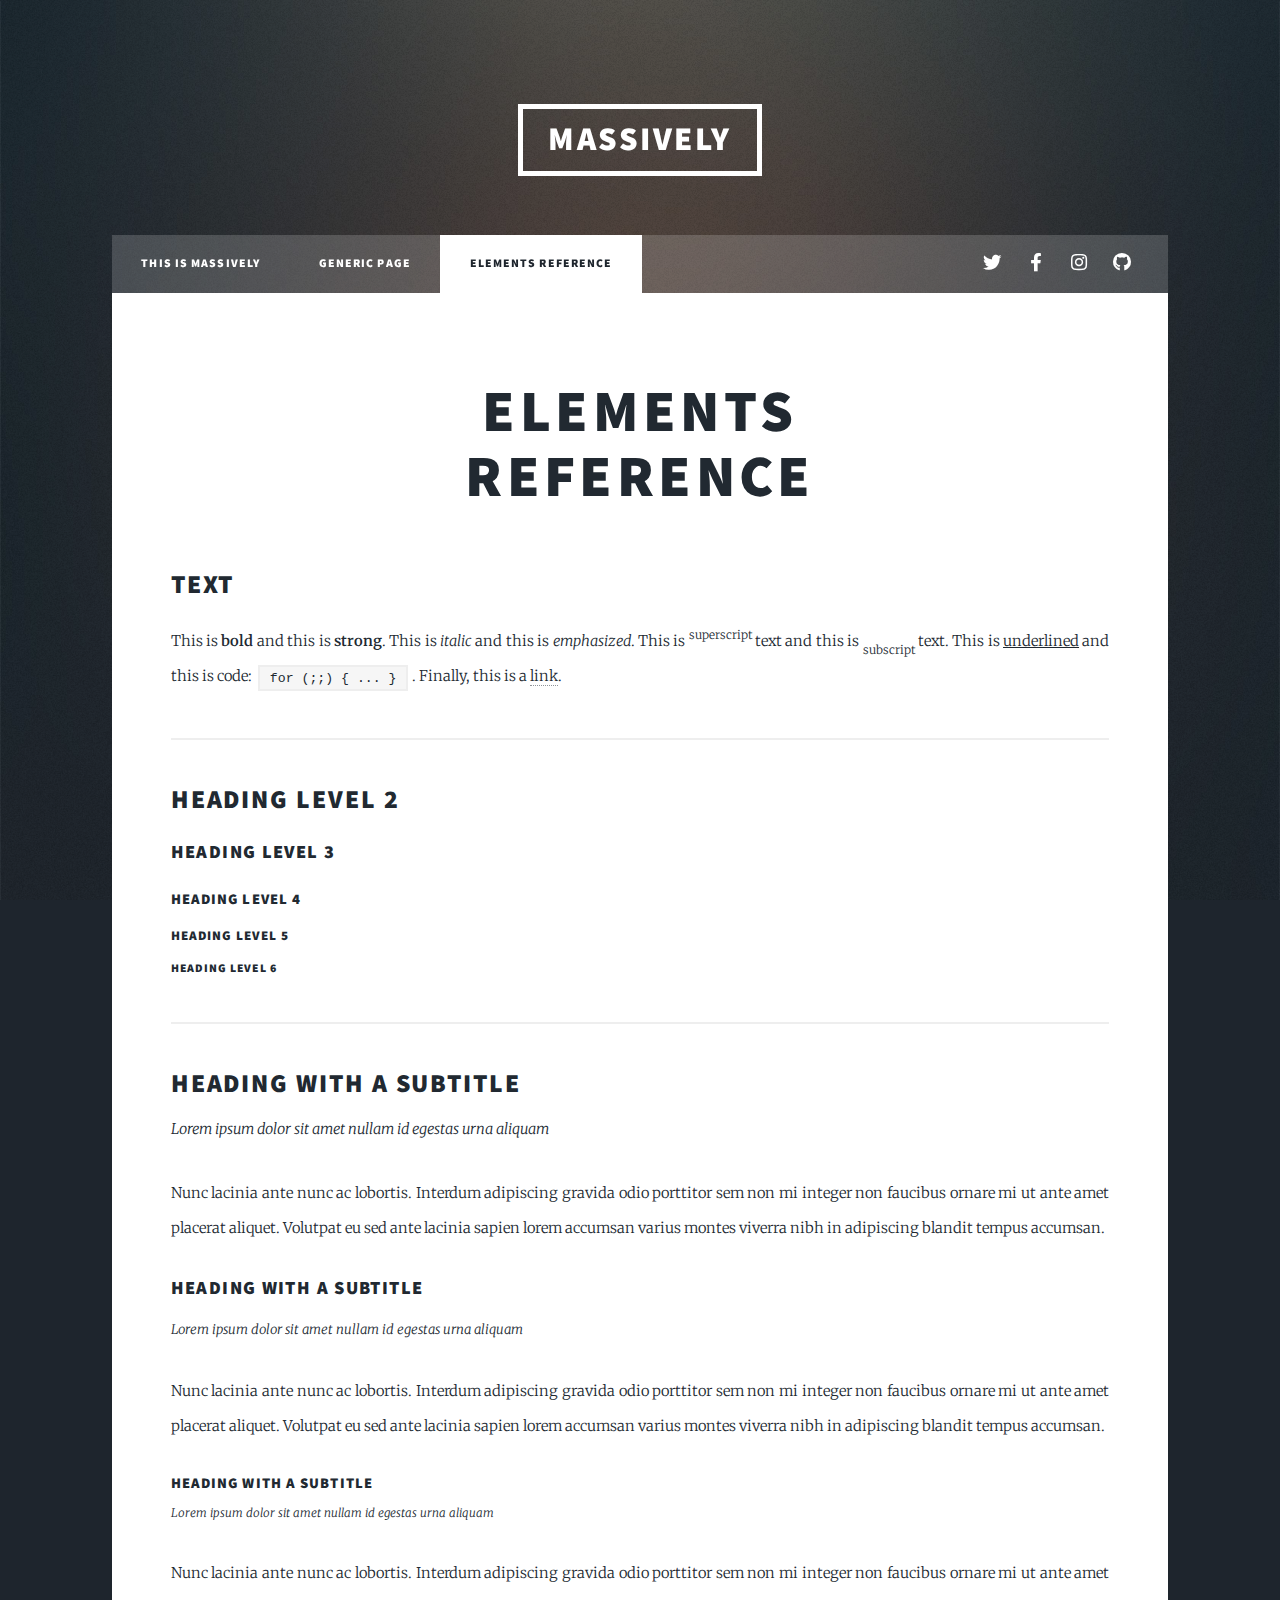
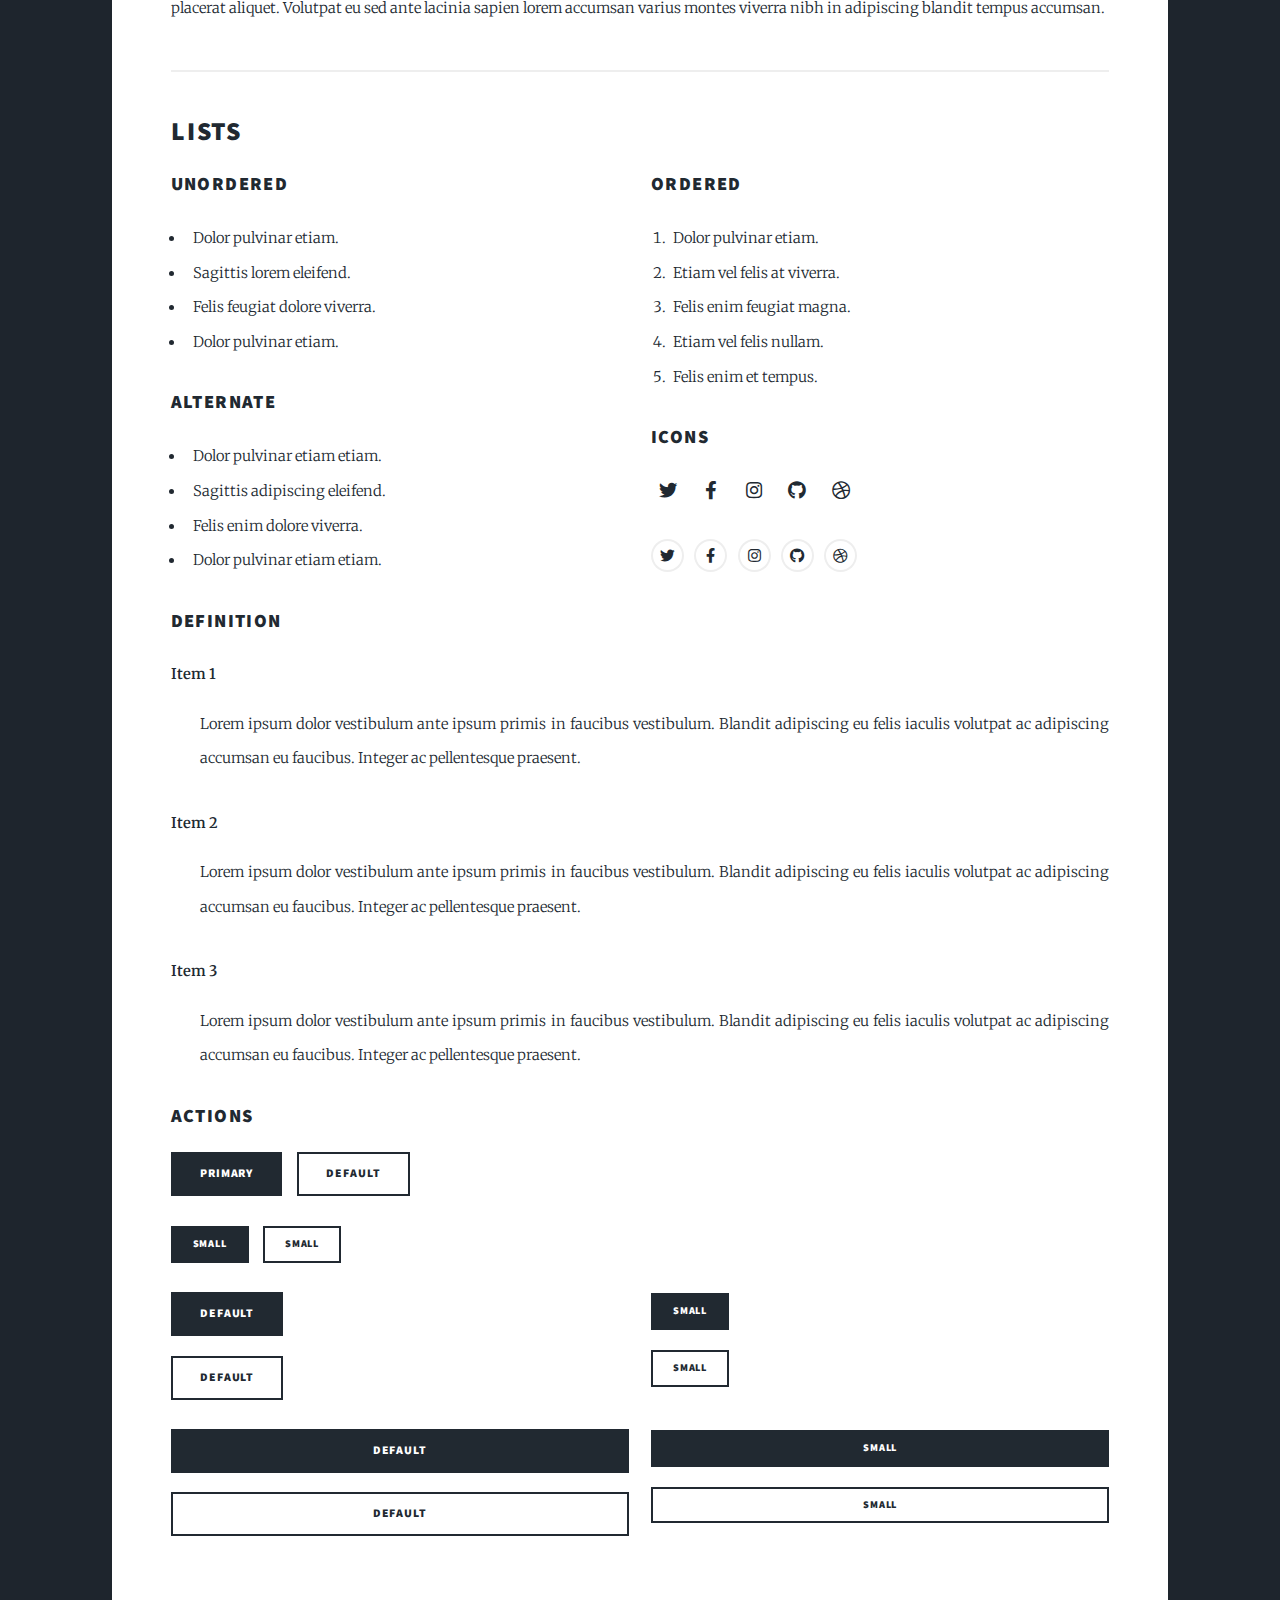
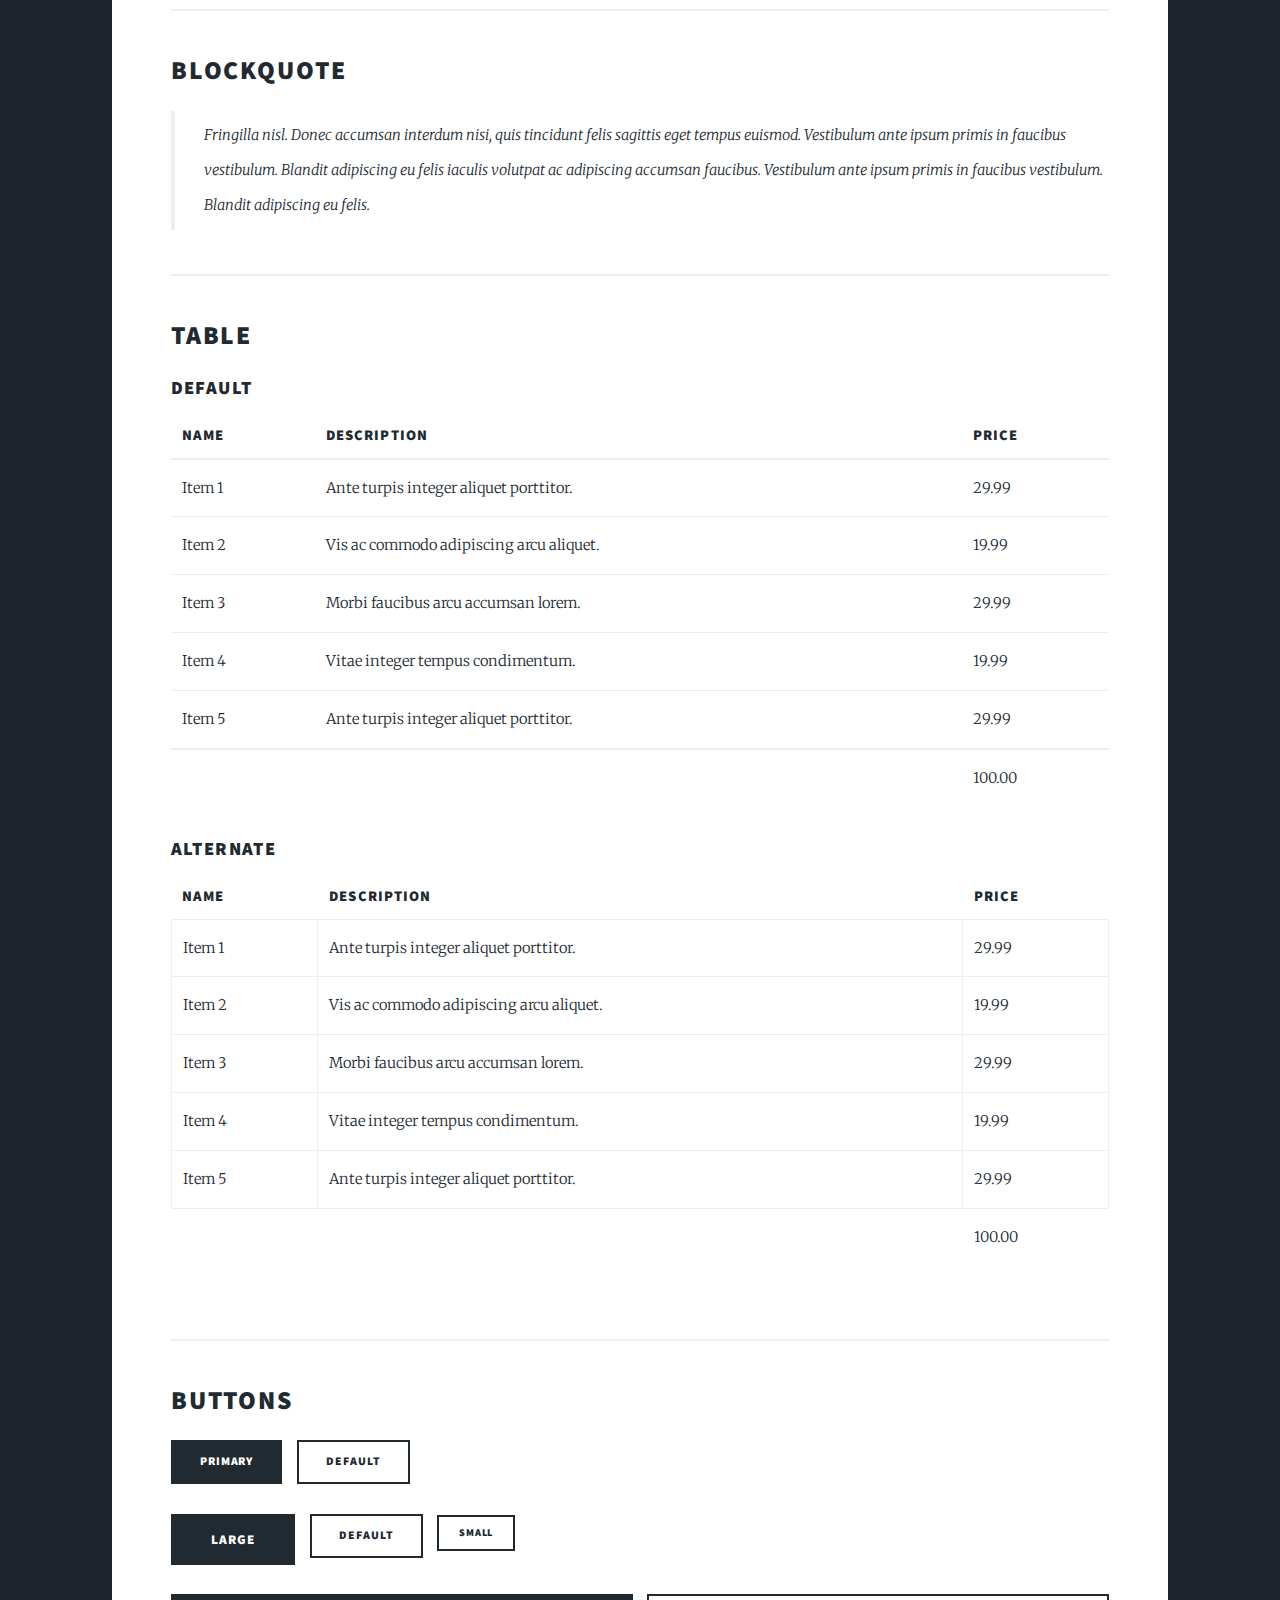
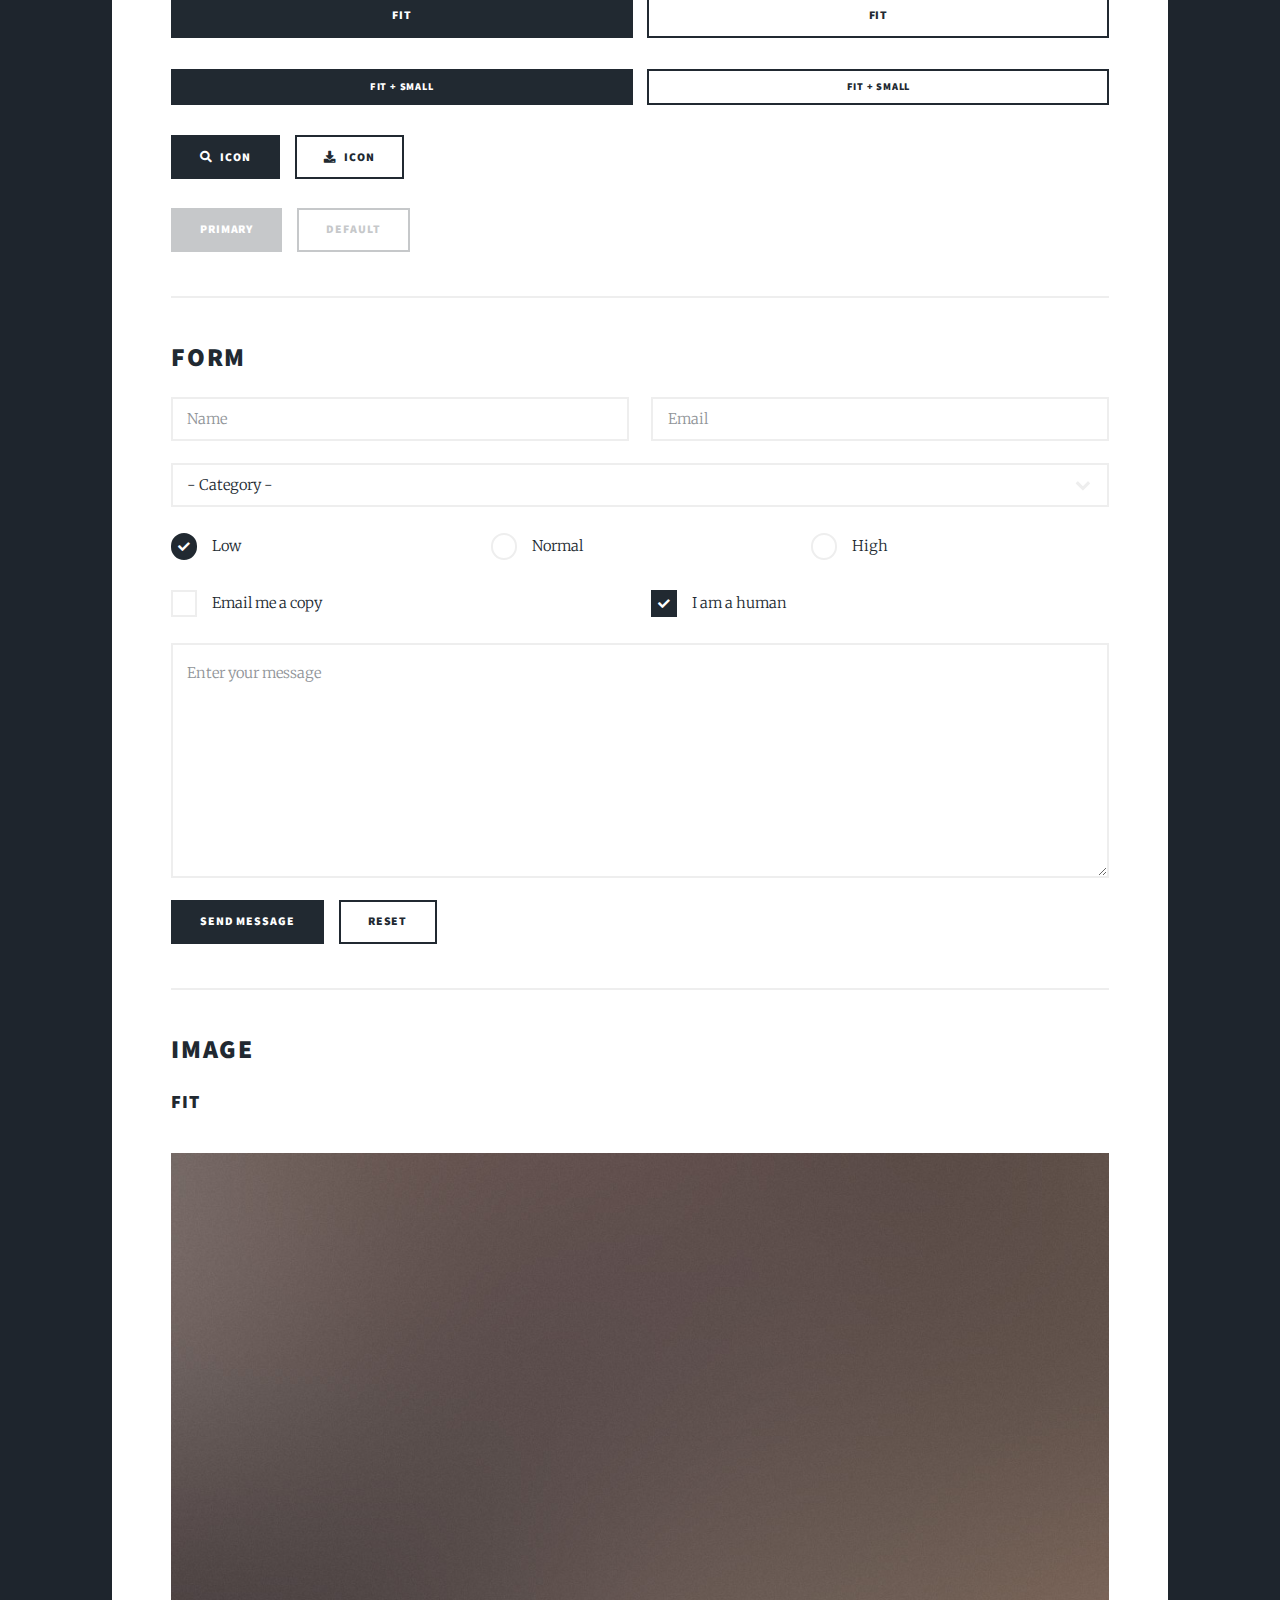
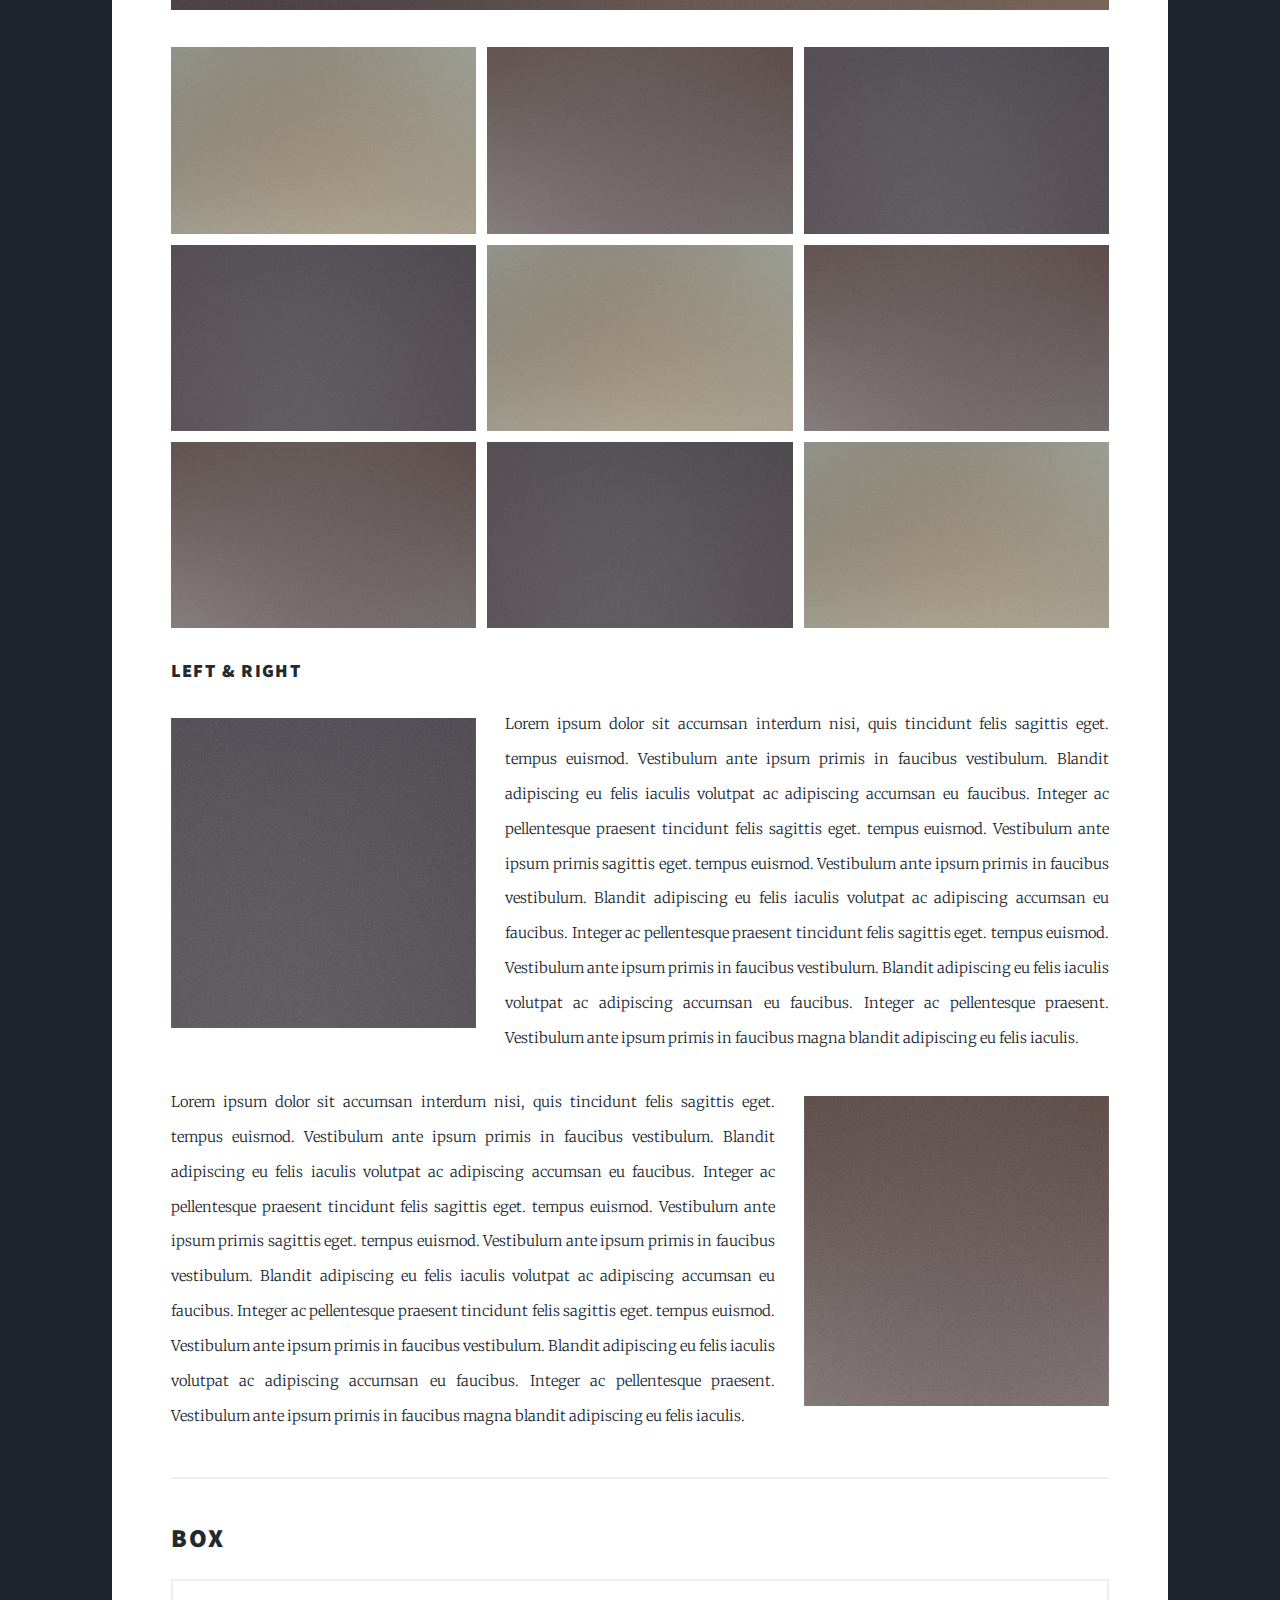
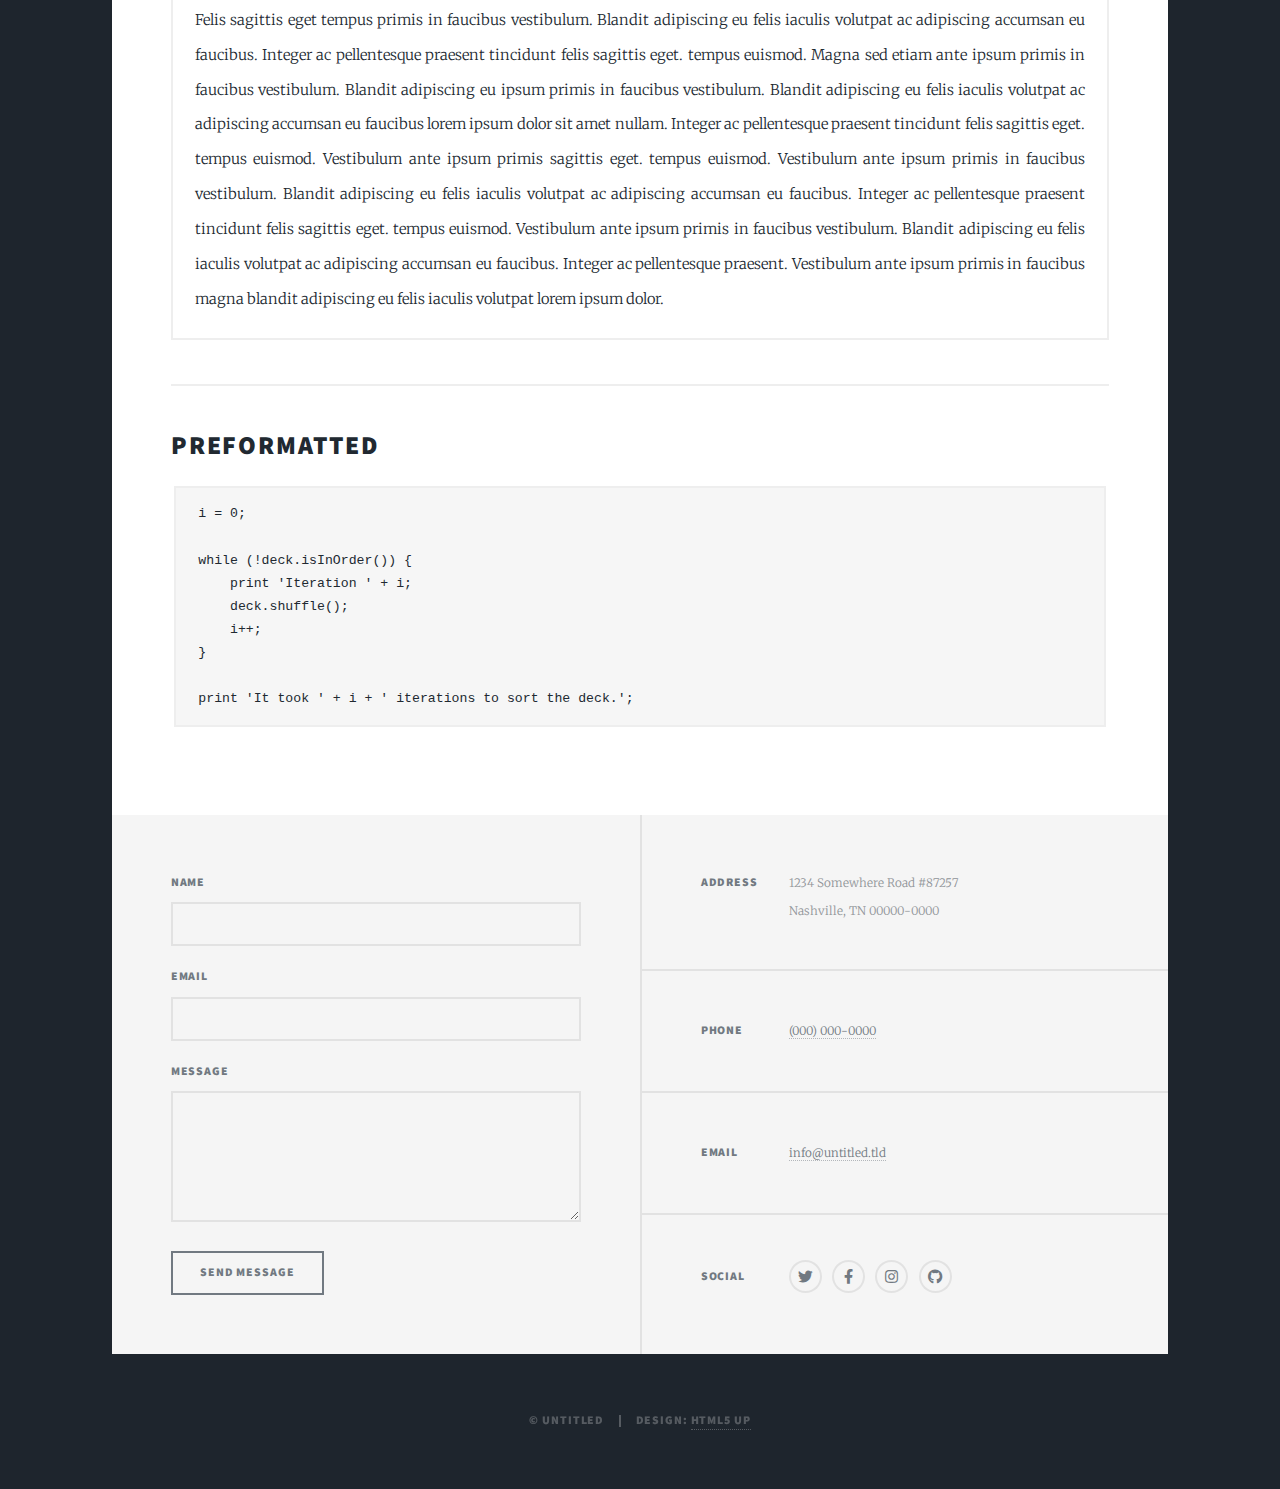
<file: elements.html>
<!DOCTYPE HTML>
<!--
	Massively by HTML5 UP
	html5up.net | @ajlkn
	Free for personal and commercial use under the CCA 3.0 license (html5up.net/license)
-->
<html>
	<head>
		<title>Elements Reference - Massively by HTML5 UP</title>
		<meta charset="utf-8" />
		<meta name="viewport" content="width=device-width, initial-scale=1, user-scalable=no" />
		<link rel="stylesheet" href="assets/css/main.css" />
		<noscript><link rel="stylesheet" href="assets/css/noscript.css" /></noscript>
	</head>
	<body class="is-preload">

		<!-- Wrapper -->
			<div id="wrapper">

				<!-- Header -->
					<header id="header">
						<a href="index.html" class="logo">Massively</a>
					</header>

				<!-- Nav -->
					<nav id="nav">
						<ul class="links">
							<li><a href="index.html">This is Massively</a></li>
							<li><a href="generic.html">Generic Page</a></li>
							<li class="active"><a href="elements.html">Elements Reference</a></li>
						</ul>
						<ul class="icons">
							<li><a href="#" class="icon brands fa-twitter"><span class="label">Twitter</span></a></li>
							<li><a href="#" class="icon brands fa-facebook-f"><span class="label">Facebook</span></a></li>
							<li><a href="#" class="icon brands fa-instagram"><span class="label">Instagram</span></a></li>
							<li><a href="#" class="icon brands fa-github"><span class="label">GitHub</span></a></li>
						</ul>
					</nav>

				<!-- Main -->
					<div id="main">

						<!-- Post -->
							<section class="post">
								<header class="major">
									<h1>Elements<br />
									Reference</h1>
								</header>

								<!-- Text stuff -->
									<h2>Text</h2>
									<p>This is <b>bold</b> and this is <strong>strong</strong>. This is <i>italic</i> and this is <em>emphasized</em>.
									This is <sup>superscript</sup> text and this is <sub>subscript</sub> text.
									This is <u>underlined</u> and this is code: <code>for (;;) { ... }</code>.
									Finally, this is a <a href="#">link</a>.</p>
									<hr />
									<h2>Heading Level 2</h2>
									<h3>Heading Level 3</h3>
									<h4>Heading Level 4</h4>
									<h5>Heading Level 5</h5>
									<h6>Heading Level 6</h6>
									<hr />
									<header>
										<h2>Heading with a Subtitle</h2>
										<p>Lorem ipsum dolor sit amet nullam id egestas urna aliquam</p>
									</header>
									<p>Nunc lacinia ante nunc ac lobortis. Interdum adipiscing gravida odio porttitor sem non mi integer non faucibus ornare mi ut ante amet placerat aliquet. Volutpat eu sed ante lacinia sapien lorem accumsan varius montes viverra nibh in adipiscing blandit tempus accumsan.</p>
									<header>
										<h3>Heading with a Subtitle</h3>
										<p>Lorem ipsum dolor sit amet nullam id egestas urna aliquam</p>
									</header>
									<p>Nunc lacinia ante nunc ac lobortis. Interdum adipiscing gravida odio porttitor sem non mi integer non faucibus ornare mi ut ante amet placerat aliquet. Volutpat eu sed ante lacinia sapien lorem accumsan varius montes viverra nibh in adipiscing blandit tempus accumsan.</p>
									<header>
										<h4>Heading with a Subtitle</h4>
										<p>Lorem ipsum dolor sit amet nullam id egestas urna aliquam</p>
									</header>
									<p>Nunc lacinia ante nunc ac lobortis. Interdum adipiscing gravida odio porttitor sem non mi integer non faucibus ornare mi ut ante amet placerat aliquet. Volutpat eu sed ante lacinia sapien lorem accumsan varius montes viverra nibh in adipiscing blandit tempus accumsan.</p>

									<hr />

								<!-- Lists -->
									<h2>Lists</h2>
									<div class="row">
										<div class="col-6 col-12-small">

											<h3>Unordered</h3>
											<ul>
												<li>Dolor pulvinar etiam.</li>
												<li>Sagittis lorem eleifend.</li>
												<li>Felis feugiat dolore viverra.</li>
												<li>Dolor pulvinar etiam.</li>
											</ul>

											<h3>Alternate</h3>
											<ul class="alt">
												<li>Dolor pulvinar etiam etiam.</li>
												<li>Sagittis adipiscing eleifend.</li>
												<li>Felis enim dolore viverra.</li>
												<li>Dolor pulvinar etiam etiam.</li>
											</ul>

										</div>
										<div class="col-6 col-12-small">

											<h3>Ordered</h3>
											<ol>
												<li>Dolor pulvinar etiam.</li>
												<li>Etiam vel felis at viverra.</li>
												<li>Felis enim feugiat magna.</li>
												<li>Etiam vel felis nullam.</li>
												<li>Felis enim et tempus.</li>
											</ol>

											<h3>Icons</h3>
											<ul class="icons">
												<li><a href="#" class="icon brands fa-twitter"><span class="label">Twitter</span></a></li>
												<li><a href="#" class="icon brands fa-facebook-f"><span class="label">Facebook</span></a></li>
												<li><a href="#" class="icon brands fa-instagram"><span class="label">Instagram</span></a></li>
												<li><a href="#" class="icon brands fa-github"><span class="label">Github</span></a></li>
												<li><a href="#" class="icon brands fa-dribbble"><span class="label">Dribbble</span></a></li>
											</ul>
											<ul class="icons alt">
												<li><a href="#" class="icon brands alt fa-twitter"><span class="label">Twitter</span></a></li>
												<li><a href="#" class="icon brands alt fa-facebook-f"><span class="label">Facebook</span></a></li>
												<li><a href="#" class="icon brands alt fa-instagram"><span class="label">Instagram</span></a></li>
												<li><a href="#" class="icon brands alt fa-github"><span class="label">Github</span></a></li>
												<li><a href="#" class="icon brands alt fa-dribbble"><span class="label">Dribbble</span></a></li>
											</ul>

										</div>
									</div>
									<h3>Definition</h3>
									<dl>
										<dt>Item 1</dt>
										<dd>
											<p>Lorem ipsum dolor vestibulum ante ipsum primis in faucibus vestibulum. Blandit adipiscing eu felis iaculis volutpat ac adipiscing accumsan eu faucibus. Integer ac pellentesque praesent.</p>
										</dd>
										<dt>Item 2</dt>
										<dd>
											<p>Lorem ipsum dolor vestibulum ante ipsum primis in faucibus vestibulum. Blandit adipiscing eu felis iaculis volutpat ac adipiscing accumsan eu faucibus. Integer ac pellentesque praesent.</p>
										</dd>
										<dt>Item 3</dt>
										<dd>
											<p>Lorem ipsum dolor vestibulum ante ipsum primis in faucibus vestibulum. Blandit adipiscing eu felis iaculis volutpat ac adipiscing accumsan eu faucibus. Integer ac pellentesque praesent.</p>
										</dd>
									</dl>

									<h3>Actions</h3>
									<ul class="actions">
										<li><a href="#" class="button primary">Primary</a></li>
										<li><a href="#" class="button">Default</a></li>
									</ul>
									<ul class="actions small">
										<li><a href="#" class="button primary small">Small</a></li>
										<li><a href="#" class="button small">Small</a></li>
									</ul>
									<div class="row">
										<div class="col-6 col-12-small">
											<ul class="actions stacked">
												<li><a href="#" class="button primary">Default</a></li>
												<li><a href="#" class="button">Default</a></li>
											</ul>
										</div>
										<div class="col-6 col-12-small">
											<ul class="actions stacked">
												<li><a href="#" class="button primary small">Small</a></li>
												<li><a href="#" class="button small">Small</a></li>
											</ul>
										</div>
									</div>
									<div class="row">
										<div class="col-6 col-12-small">
											<ul class="actions stacked">
												<li><a href="#" class="button primary fit">Default</a></li>
												<li><a href="#" class="button fit">Default</a></li>
											</ul>
										</div>
										<div class="col-6 col-12-small">
											<ul class="actions stacked">
												<li><a href="#" class="button primary small fit">Small</a></li>
												<li><a href="#" class="button small fit">Small</a></li>
											</ul>
										</div>
									</div>

									<hr />

								<!-- Blockquote -->
									<h2>Blockquote</h2>
									<blockquote>Fringilla nisl. Donec accumsan interdum nisi, quis tincidunt felis sagittis eget tempus euismod. Vestibulum ante ipsum primis in faucibus vestibulum. Blandit adipiscing eu felis iaculis volutpat ac adipiscing accumsan faucibus. Vestibulum ante ipsum primis in faucibus vestibulum. Blandit adipiscing eu felis.</blockquote>

									<hr />

								<!-- Table -->
									<h2>Table</h2>

									<h3>Default</h3>
									<div class="table-wrapper">
										<table>
											<thead>
												<tr>
													<th>Name</th>
													<th>Description</th>
													<th>Price</th>
												</tr>
											</thead>
											<tbody>
												<tr>
													<td>Item 1</td>
													<td>Ante turpis integer aliquet porttitor.</td>
													<td>29.99</td>
												</tr>
												<tr>
													<td>Item 2</td>
													<td>Vis ac commodo adipiscing arcu aliquet.</td>
													<td>19.99</td>
												</tr>
												<tr>
													<td>Item 3</td>
													<td> Morbi faucibus arcu accumsan lorem.</td>
													<td>29.99</td>
												</tr>
												<tr>
													<td>Item 4</td>
													<td>Vitae integer tempus condimentum.</td>
													<td>19.99</td>
												</tr>
												<tr>
													<td>Item 5</td>
													<td>Ante turpis integer aliquet porttitor.</td>
													<td>29.99</td>
												</tr>
											</tbody>
											<tfoot>
												<tr>
													<td colspan="2"></td>
													<td>100.00</td>
												</tr>
											</tfoot>
										</table>
									</div>

									<h3>Alternate</h3>
									<div class="table-wrapper">
										<table class="alt">
											<thead>
												<tr>
													<th>Name</th>
													<th>Description</th>
													<th>Price</th>
												</tr>
											</thead>
											<tbody>
												<tr>
													<td>Item 1</td>
													<td>Ante turpis integer aliquet porttitor.</td>
													<td>29.99</td>
												</tr>
												<tr>
													<td>Item 2</td>
													<td>Vis ac commodo adipiscing arcu aliquet.</td>
													<td>19.99</td>
												</tr>
												<tr>
													<td>Item 3</td>
													<td> Morbi faucibus arcu accumsan lorem.</td>
													<td>29.99</td>
												</tr>
												<tr>
													<td>Item 4</td>
													<td>Vitae integer tempus condimentum.</td>
													<td>19.99</td>
												</tr>
												<tr>
													<td>Item 5</td>
													<td>Ante turpis integer aliquet porttitor.</td>
													<td>29.99</td>
												</tr>
											</tbody>
											<tfoot>
												<tr>
													<td colspan="2"></td>
													<td>100.00</td>
												</tr>
											</tfoot>
										</table>
									</div>

									<hr />

								<!-- Buttons -->
									<h2>Buttons</h2>
									<ul class="actions">
										<li><a href="#" class="button primary">Primary</a></li>
										<li><a href="#" class="button">Default</a></li>
									</ul>
									<ul class="actions">
										<li><a href="#" class="button primary large">Large</a></li>
										<li><a href="#" class="button">Default</a></li>
										<li><a href="#" class="button small">Small</a></li>
									</ul>
									<ul class="actions fit">
										<li><a href="#" class="button primary fit">Fit</a></li>
										<li><a href="#" class="button fit">Fit</a></li>
									</ul>
									<ul class="actions fit small">
										<li><a href="#" class="button primary fit small">Fit + Small</a></li>
										<li><a href="#" class="button fit small">Fit + Small</a></li>
									</ul>
									<ul class="actions">
										<li><a href="#" class="button primary icon solid fa-search">Icon</a></li>
										<li><a href="#" class="button icon solid fa-download">Icon</a></li>
									</ul>
									<ul class="actions">
										<li><span class="button primary disabled">Primary</span></li>
										<li><span class="button disabled">Default</span></li>
									</ul>

									<hr />

								<!-- Form -->
									<h2>Form</h2>

									<form method="post" action="#">
										<div class="row gtr-uniform">
											<div class="col-6 col-12-xsmall">
												<input type="text" name="demo-name" id="demo-name" value="" placeholder="Name" />
											</div>
											<div class="col-6 col-12-xsmall">
												<input type="email" name="demo-email" id="demo-email" value="" placeholder="Email" />
											</div>
											<!-- Break -->
											<div class="col-12">
												<select name="demo-category" id="demo-category">
													<option value="">- Category -</option>
													<option value="1">Manufacturing</option>
													<option value="1">Shipping</option>
													<option value="1">Administration</option>
													<option value="1">Human Resources</option>
												</select>
											</div>
											<!-- Break -->
											<div class="col-4 col-12-small">
												<input type="radio" id="demo-priority-low" name="demo-priority" checked>
												<label for="demo-priority-low">Low</label>
											</div>
											<div class="col-4 col-12-small">
												<input type="radio" id="demo-priority-normal" name="demo-priority">
												<label for="demo-priority-normal">Normal</label>
											</div>
											<div class="col-4 col-12-small">
												<input type="radio" id="demo-priority-high" name="demo-priority">
												<label for="demo-priority-high">High</label>
											</div>
											<!-- Break -->
											<div class="col-6 col-12-small">
												<input type="checkbox" id="demo-copy" name="demo-copy">
												<label for="demo-copy">Email me a copy</label>
											</div>
											<div class="col-6 col-12-small">
												<input type="checkbox" id="demo-human" name="demo-human" checked>
												<label for="demo-human">I am a human</label>
											</div>
											<!-- Break -->
											<div class="col-12">
												<textarea name="demo-message" id="demo-message" placeholder="Enter your message" rows="6"></textarea>
											</div>
											<!-- Break -->
											<div class="col-12">
												<ul class="actions">
													<li><input type="submit" value="Send Message" class="primary" /></li>
													<li><input type="reset" value="Reset" /></li>
												</ul>
											</div>
										</div>
									</form>

									<hr />

								<!-- Image -->
									<h2>Image</h2>

									<h3>Fit</h3>
									<span class="image fit"><img src="images/pic01.jpg" alt="" /></span>
									<div class="box alt">
										<div class="row gtr-50 gtr-uniform">
											<div class="col-4"><span class="image fit"><img src="images/pic02.jpg" alt="" /></span></div>
											<div class="col-4"><span class="image fit"><img src="images/pic03.jpg" alt="" /></span></div>
											<div class="col-4"><span class="image fit"><img src="images/pic04.jpg" alt="" /></span></div>
											<!-- Break -->
											<div class="col-4"><span class="image fit"><img src="images/pic04.jpg" alt="" /></span></div>
											<div class="col-4"><span class="image fit"><img src="images/pic02.jpg" alt="" /></span></div>
											<div class="col-4"><span class="image fit"><img src="images/pic03.jpg" alt="" /></span></div>
											<!-- Break -->
											<div class="col-4"><span class="image fit"><img src="images/pic03.jpg" alt="" /></span></div>
											<div class="col-4"><span class="image fit"><img src="images/pic04.jpg" alt="" /></span></div>
											<div class="col-4"><span class="image fit"><img src="images/pic02.jpg" alt="" /></span></div>
										</div>
									</div>

									<h3>Left &amp; Right</h3>
									<p><span class="image left"><img src="images/pic08.jpg" alt="" /></span>Lorem ipsum dolor sit accumsan interdum nisi, quis tincidunt felis sagittis eget. tempus euismod. Vestibulum ante ipsum primis in faucibus vestibulum. Blandit adipiscing eu felis iaculis volutpat ac adipiscing accumsan eu faucibus. Integer ac pellentesque praesent tincidunt felis sagittis eget. tempus euismod. Vestibulum ante ipsum primis sagittis eget. tempus euismod. Vestibulum ante ipsum primis in faucibus vestibulum. Blandit adipiscing eu felis iaculis volutpat ac adipiscing accumsan eu faucibus. Integer ac pellentesque praesent tincidunt felis sagittis eget. tempus euismod. Vestibulum ante ipsum primis in faucibus vestibulum. Blandit adipiscing eu felis iaculis volutpat ac adipiscing accumsan eu faucibus. Integer ac pellentesque praesent. Vestibulum ante ipsum primis in faucibus magna blandit adipiscing eu felis iaculis.</p>
									<p><span class="image right"><img src="images/pic09.jpg" alt="" /></span>Lorem ipsum dolor sit accumsan interdum nisi, quis tincidunt felis sagittis eget. tempus euismod. Vestibulum ante ipsum primis in faucibus vestibulum. Blandit adipiscing eu felis iaculis volutpat ac adipiscing accumsan eu faucibus. Integer ac pellentesque praesent tincidunt felis sagittis eget. tempus euismod. Vestibulum ante ipsum primis sagittis eget. tempus euismod. Vestibulum ante ipsum primis in faucibus vestibulum. Blandit adipiscing eu felis iaculis volutpat ac adipiscing accumsan eu faucibus. Integer ac pellentesque praesent tincidunt felis sagittis eget. tempus euismod. Vestibulum ante ipsum primis in faucibus vestibulum. Blandit adipiscing eu felis iaculis volutpat ac adipiscing accumsan eu faucibus. Integer ac pellentesque praesent. Vestibulum ante ipsum primis in faucibus magna blandit adipiscing eu felis iaculis.</p>

									<hr />

								<!-- Box -->
									<h2>Box</h2>
									<div class="box">
										<p>Felis sagittis eget tempus primis in faucibus vestibulum. Blandit adipiscing eu felis iaculis volutpat ac adipiscing accumsan eu faucibus. Integer ac pellentesque praesent tincidunt felis sagittis eget. tempus euismod. Magna sed etiam ante ipsum primis in faucibus vestibulum. Blandit adipiscing eu ipsum primis in faucibus vestibulum. Blandit adipiscing eu felis iaculis volutpat ac adipiscing accumsan eu faucibus lorem ipsum dolor sit amet nullam. Integer ac pellentesque praesent tincidunt felis sagittis eget. tempus euismod. Vestibulum ante ipsum primis sagittis eget. tempus euismod. Vestibulum ante ipsum primis in faucibus vestibulum. Blandit adipiscing eu felis iaculis volutpat ac adipiscing accumsan eu faucibus. Integer ac pellentesque praesent tincidunt felis sagittis eget. tempus euismod. Vestibulum ante ipsum primis in faucibus vestibulum. Blandit adipiscing eu felis iaculis volutpat ac adipiscing accumsan eu faucibus. Integer ac pellentesque praesent. Vestibulum ante ipsum primis in faucibus magna blandit adipiscing eu felis iaculis volutpat lorem ipsum dolor.</p>
									</div>

									<hr />

								<!-- Preformatted Code -->
									<h2>Preformatted</h2>
									<pre><code>i = 0;

while (!deck.isInOrder()) {
    print 'Iteration ' + i;
    deck.shuffle();
    i++;
}

print 'It took ' + i + ' iterations to sort the deck.';
</code></pre>

							</section>

					</div>

				<!-- Footer -->
					<footer id="footer">
						<section>
							<form method="post" action="#">
								<div class="fields">
									<div class="field">
										<label for="name">Name</label>
										<input type="text" name="name" id="name" />
									</div>
									<div class="field">
										<label for="email">Email</label>
										<input type="text" name="email" id="email" />
									</div>
									<div class="field">
										<label for="message">Message</label>
										<textarea name="message" id="message" rows="3"></textarea>
									</div>
								</div>
								<ul class="actions">
									<li><input type="submit" value="Send Message" /></li>
								</ul>
							</form>
						</section>
						<section class="split contact">
							<section class="alt">
								<h3>Address</h3>
								<p>1234 Somewhere Road #87257<br />
								Nashville, TN 00000-0000</p>
							</section>
							<section>
								<h3>Phone</h3>
								<p><a href="#">(000) 000-0000</a></p>
							</section>
							<section>
								<h3>Email</h3>
								<p><a href="#">info@untitled.tld</a></p>
							</section>
							<section>
								<h3>Social</h3>
								<ul class="icons alt">
									<li><a href="#" class="icon brands alt fa-twitter"><span class="label">Twitter</span></a></li>
									<li><a href="#" class="icon brands alt fa-facebook-f"><span class="label">Facebook</span></a></li>
									<li><a href="#" class="icon brands alt fa-instagram"><span class="label">Instagram</span></a></li>
									<li><a href="#" class="icon brands alt fa-github"><span class="label">GitHub</span></a></li>
								</ul>
							</section>
						</section>
					</footer>

				<!-- Copyright -->
					<div id="copyright">
						<ul><li>&copy; Untitled</li><li>Design: <a href="https://html5up.net">HTML5 UP</a></li></ul>
					</div>

			</div>

		<!-- Scripts -->
			<script src="assets/js/jquery.min.js"></script>
			<script src="assets/js/jquery.scrollex.min.js"></script>
			<script src="assets/js/jquery.scrolly.min.js"></script>
			<script src="assets/js/browser.min.js"></script>
			<script src="assets/js/breakpoints.min.js"></script>
			<script src="assets/js/util.js"></script>
			<script src="assets/js/main.js"></script>

	</body>
</html>
</file>
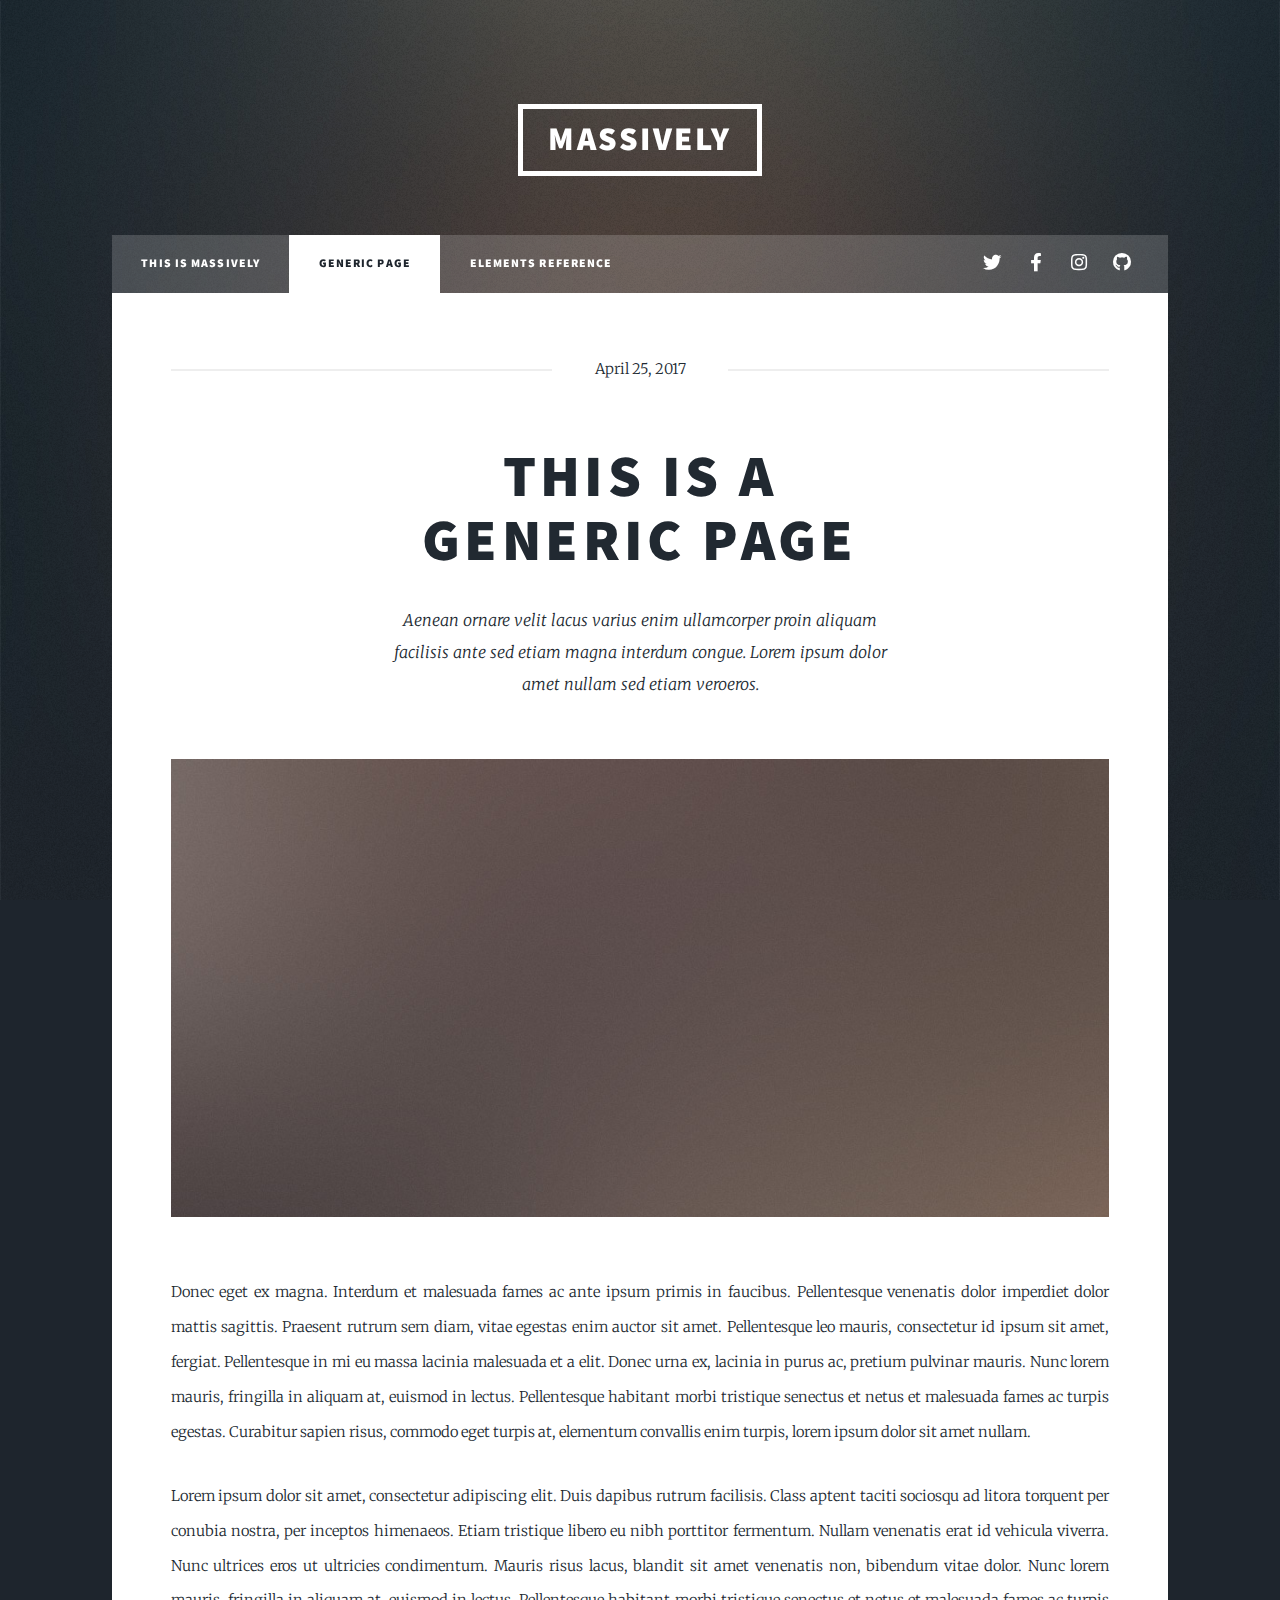
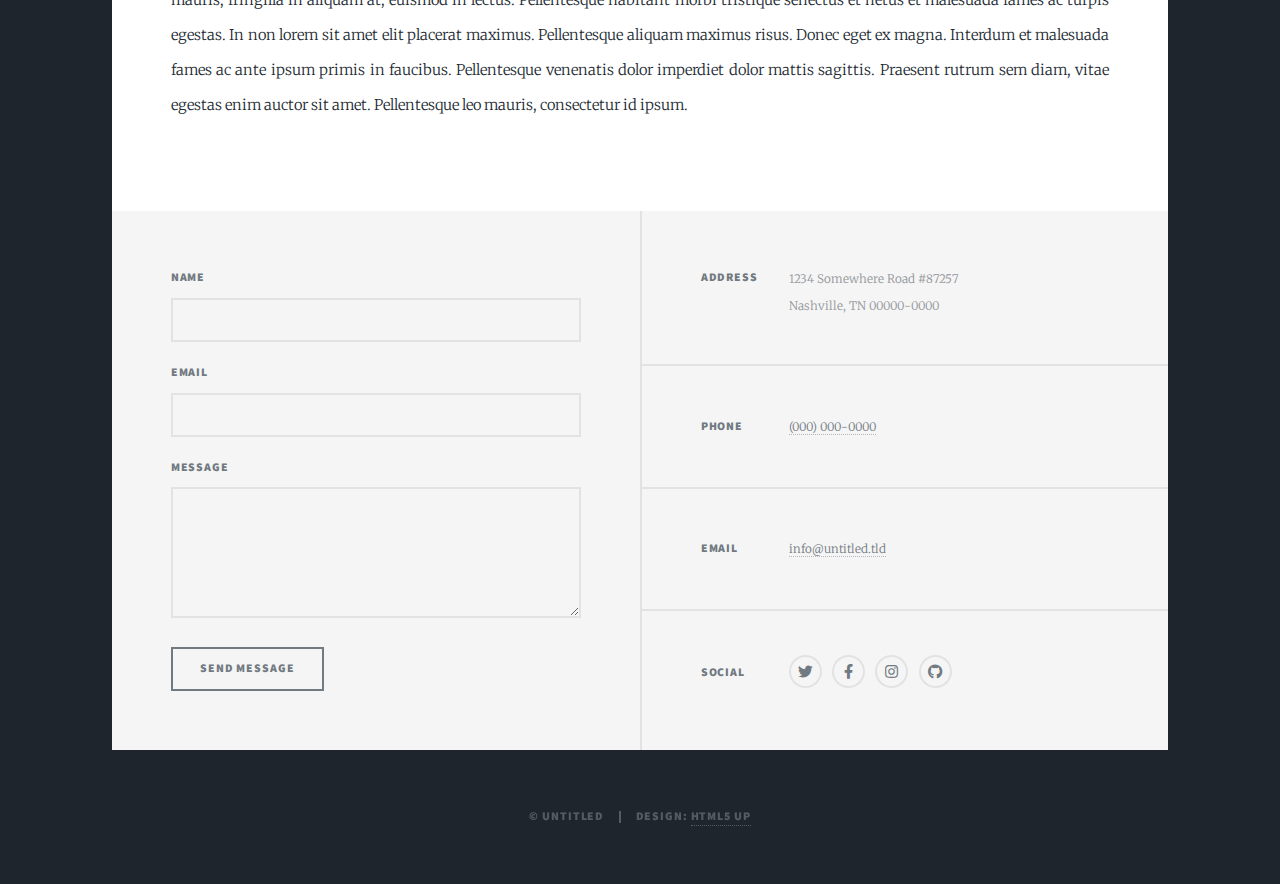
<file: generic.html>
<!DOCTYPE HTML>
<!--
	Massively by HTML5 UP
	html5up.net | @ajlkn
	Free for personal and commercial use under the CCA 3.0 license (html5up.net/license)
-->
<html>
	<head>
		<title>Generic Page - Massively by HTML5 UP</title>
		<meta charset="utf-8" />
		<meta name="viewport" content="width=device-width, initial-scale=1, user-scalable=no" />
		<link rel="stylesheet" href="assets/css/main.css" />
		<noscript><link rel="stylesheet" href="assets/css/noscript.css" /></noscript>
	</head>
	<body class="is-preload">

		<!-- Wrapper -->
			<div id="wrapper">

				<!-- Header -->
					<header id="header">
						<a href="index.html" class="logo">Massively</a>
					</header>

				<!-- Nav -->
					<nav id="nav">
						<ul class="links">
							<li><a href="index.html">This is Massively</a></li>
							<li class="active"><a href="generic.html">Generic Page</a></li>
							<li><a href="elements.html">Elements Reference</a></li>
						</ul>
						<ul class="icons">
							<li><a href="#" class="icon brands fa-twitter"><span class="label">Twitter</span></a></li>
							<li><a href="#" class="icon brands fa-facebook-f"><span class="label">Facebook</span></a></li>
							<li><a href="#" class="icon brands fa-instagram"><span class="label">Instagram</span></a></li>
							<li><a href="#" class="icon brands fa-github"><span class="label">GitHub</span></a></li>
						</ul>
					</nav>

				<!-- Main -->
					<div id="main">

						<!-- Post -->
							<section class="post">
								<header class="major">
									<span class="date">April 25, 2017</span>
									<h1>This is a<br />
									Generic Page</h1>
									<p>Aenean ornare velit lacus varius enim ullamcorper proin aliquam<br />
									facilisis ante sed etiam magna interdum congue. Lorem ipsum dolor<br />
									amet nullam sed etiam veroeros.</p>
								</header>
								<div class="image main"><img src="images/pic01.jpg" alt="" /></div>
								<p>Donec eget ex magna. Interdum et malesuada fames ac ante ipsum primis in faucibus. Pellentesque venenatis dolor imperdiet dolor mattis sagittis. Praesent rutrum sem diam, vitae egestas enim auctor sit amet. Pellentesque leo mauris, consectetur id ipsum sit amet, fergiat. Pellentesque in mi eu massa lacinia malesuada et a elit. Donec urna ex, lacinia in purus ac, pretium pulvinar mauris. Nunc lorem mauris, fringilla in aliquam at, euismod in lectus. Pellentesque habitant morbi tristique senectus et netus et malesuada fames ac turpis egestas. Curabitur sapien risus, commodo eget turpis at, elementum convallis enim turpis, lorem ipsum dolor sit amet nullam.</p>
								<p>Lorem ipsum dolor sit amet, consectetur adipiscing elit. Duis dapibus rutrum facilisis. Class aptent taciti sociosqu ad litora torquent per conubia nostra, per inceptos himenaeos. Etiam tristique libero eu nibh porttitor fermentum. Nullam venenatis erat id vehicula viverra. Nunc ultrices eros ut ultricies condimentum. Mauris risus lacus, blandit sit amet venenatis non, bibendum vitae dolor. Nunc lorem mauris, fringilla in aliquam at, euismod in lectus. Pellentesque habitant morbi tristique senectus et netus et malesuada fames ac turpis egestas. In non lorem sit amet elit placerat maximus. Pellentesque aliquam maximus risus. Donec eget ex magna. Interdum et malesuada fames ac ante ipsum primis in faucibus. Pellentesque venenatis dolor imperdiet dolor mattis sagittis. Praesent rutrum sem diam, vitae egestas enim auctor sit amet. Pellentesque leo mauris, consectetur id ipsum.</p>
							</section>

					</div>

				<!-- Footer -->
					<footer id="footer">
						<section>
							<form method="post" action="#">
								<div class="fields">
									<div class="field">
										<label for="name">Name</label>
										<input type="text" name="name" id="name" />
									</div>
									<div class="field">
										<label for="email">Email</label>
										<input type="text" name="email" id="email" />
									</div>
									<div class="field">
										<label for="message">Message</label>
										<textarea name="message" id="message" rows="3"></textarea>
									</div>
								</div>
								<ul class="actions">
									<li><input type="submit" value="Send Message" /></li>
								</ul>
							</form>
						</section>
						<section class="split contact">
							<section class="alt">
								<h3>Address</h3>
								<p>1234 Somewhere Road #87257<br />
								Nashville, TN 00000-0000</p>
							</section>
							<section>
								<h3>Phone</h3>
								<p><a href="#">(000) 000-0000</a></p>
							</section>
							<section>
								<h3>Email</h3>
								<p><a href="#">info@untitled.tld</a></p>
							</section>
							<section>
								<h3>Social</h3>
								<ul class="icons alt">
									<li><a href="#" class="icon brands alt fa-twitter"><span class="label">Twitter</span></a></li>
									<li><a href="#" class="icon brands alt fa-facebook-f"><span class="label">Facebook</span></a></li>
									<li><a href="#" class="icon brands alt fa-instagram"><span class="label">Instagram</span></a></li>
									<li><a href="#" class="icon brands alt fa-github"><span class="label">GitHub</span></a></li>
								</ul>
							</section>
						</section>
					</footer>

				<!-- Copyright -->
					<div id="copyright">
						<ul><li>&copy; Untitled</li><li>Design: <a href="https://html5up.net">HTML5 UP</a></li></ul>
					</div>

			</div>

		<!-- Scripts -->
			<script src="assets/js/jquery.min.js"></script>
			<script src="assets/js/jquery.scrollex.min.js"></script>
			<script src="assets/js/jquery.scrolly.min.js"></script>
			<script src="assets/js/browser.min.js"></script>
			<script src="assets/js/breakpoints.min.js"></script>
			<script src="assets/js/util.js"></script>
			<script src="assets/js/main.js"></script>

	</body>
</html>
</file>
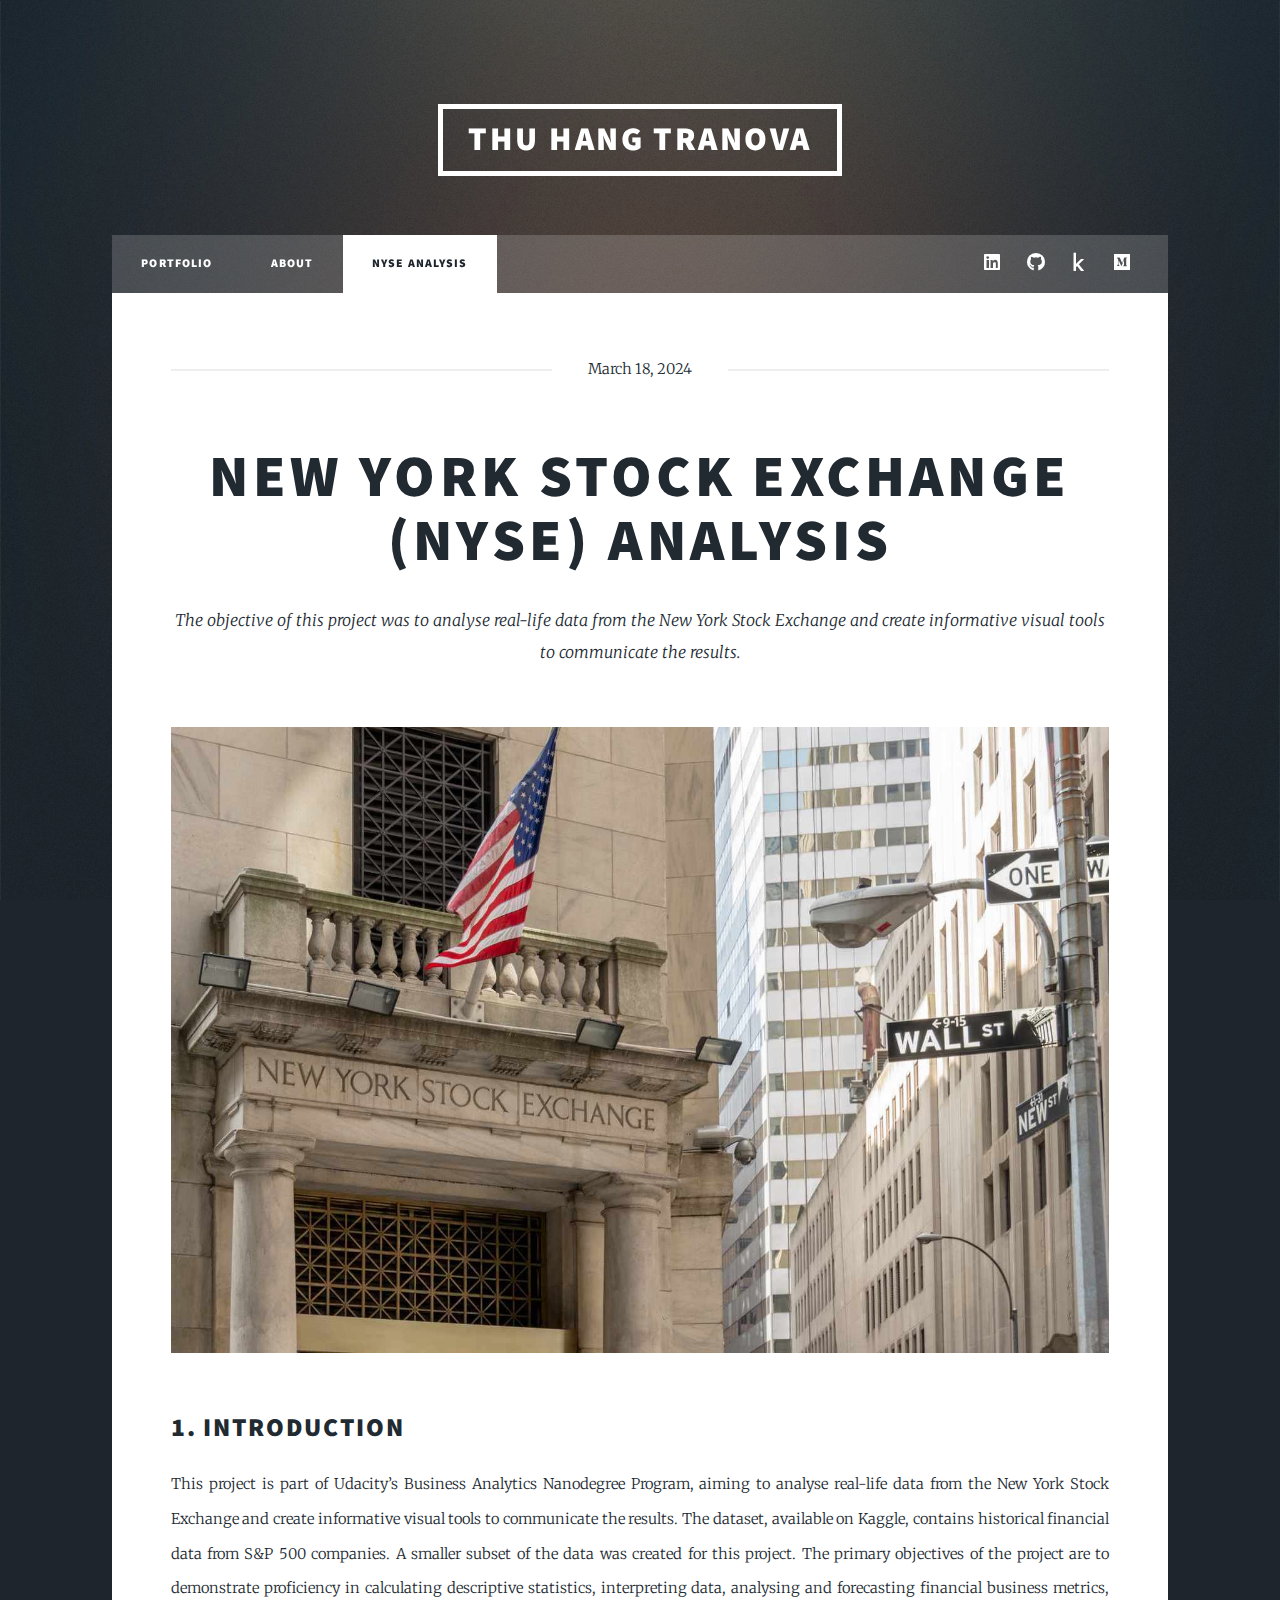
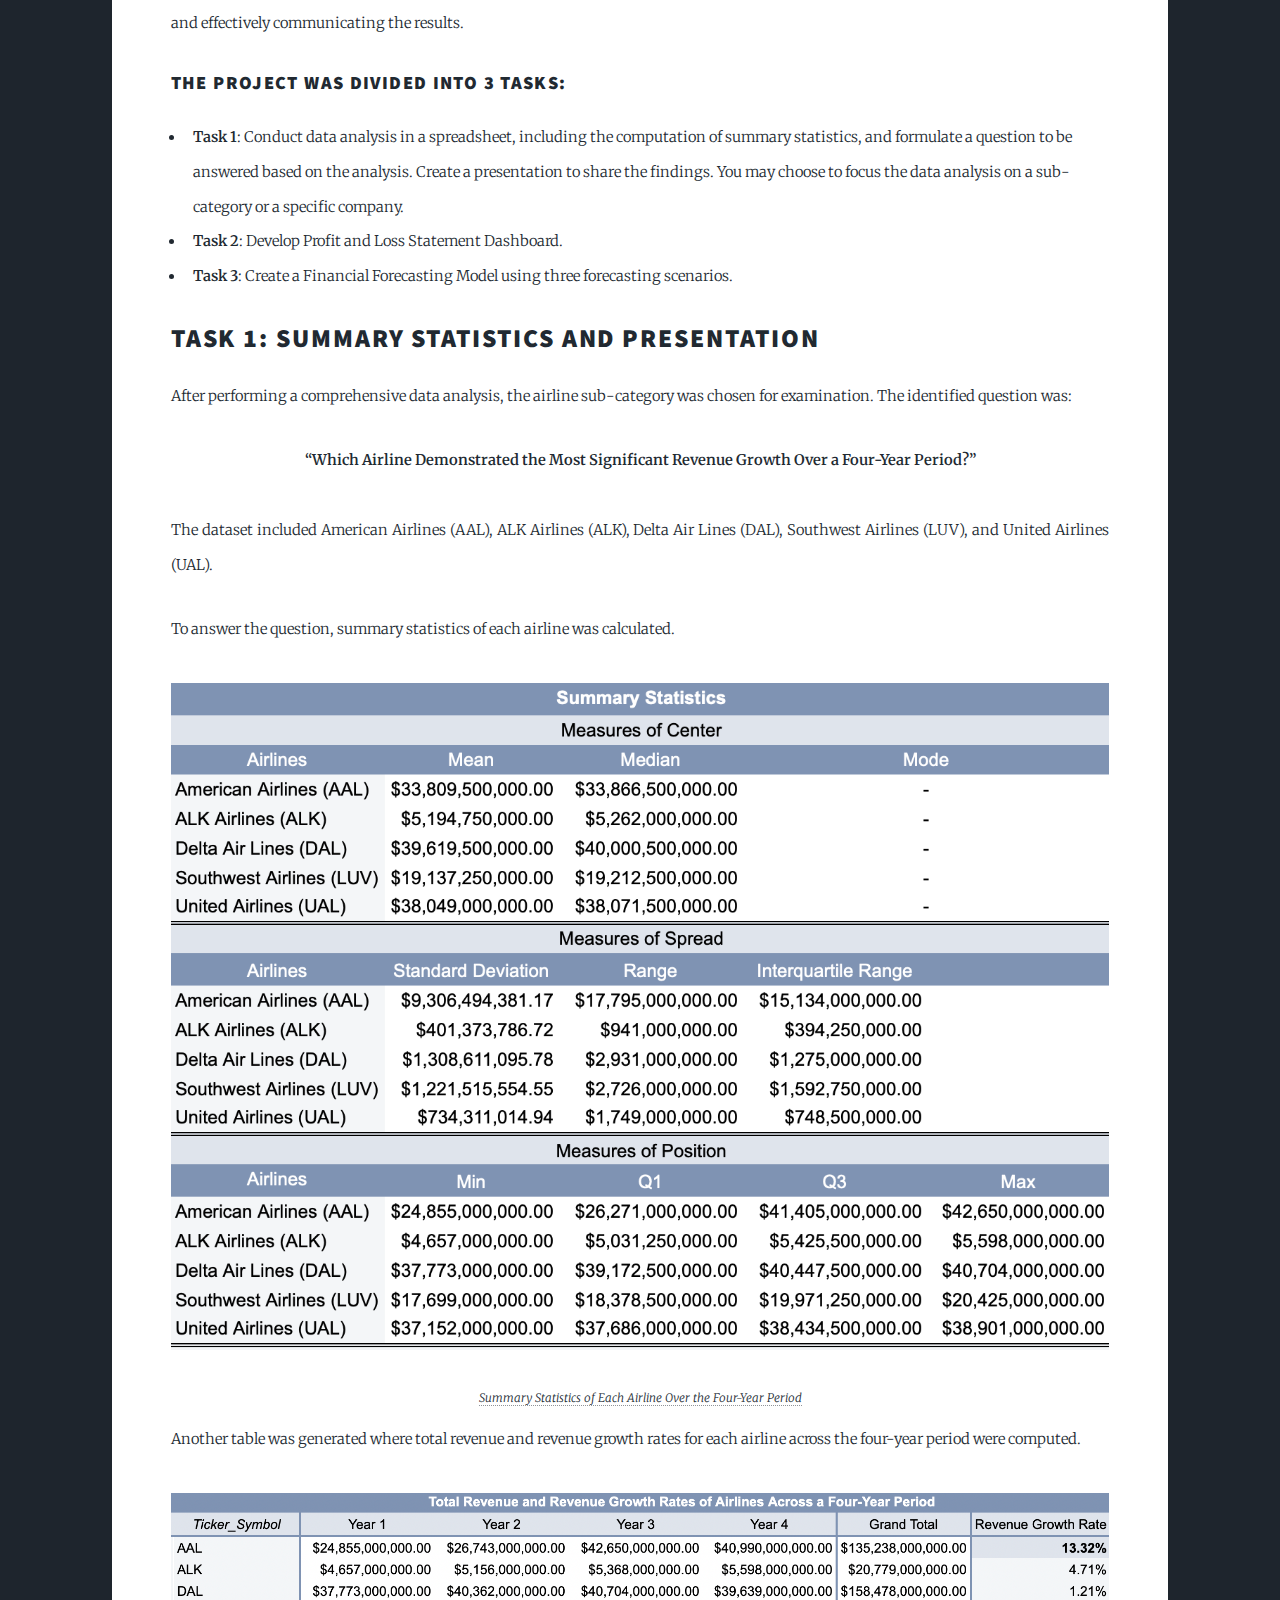
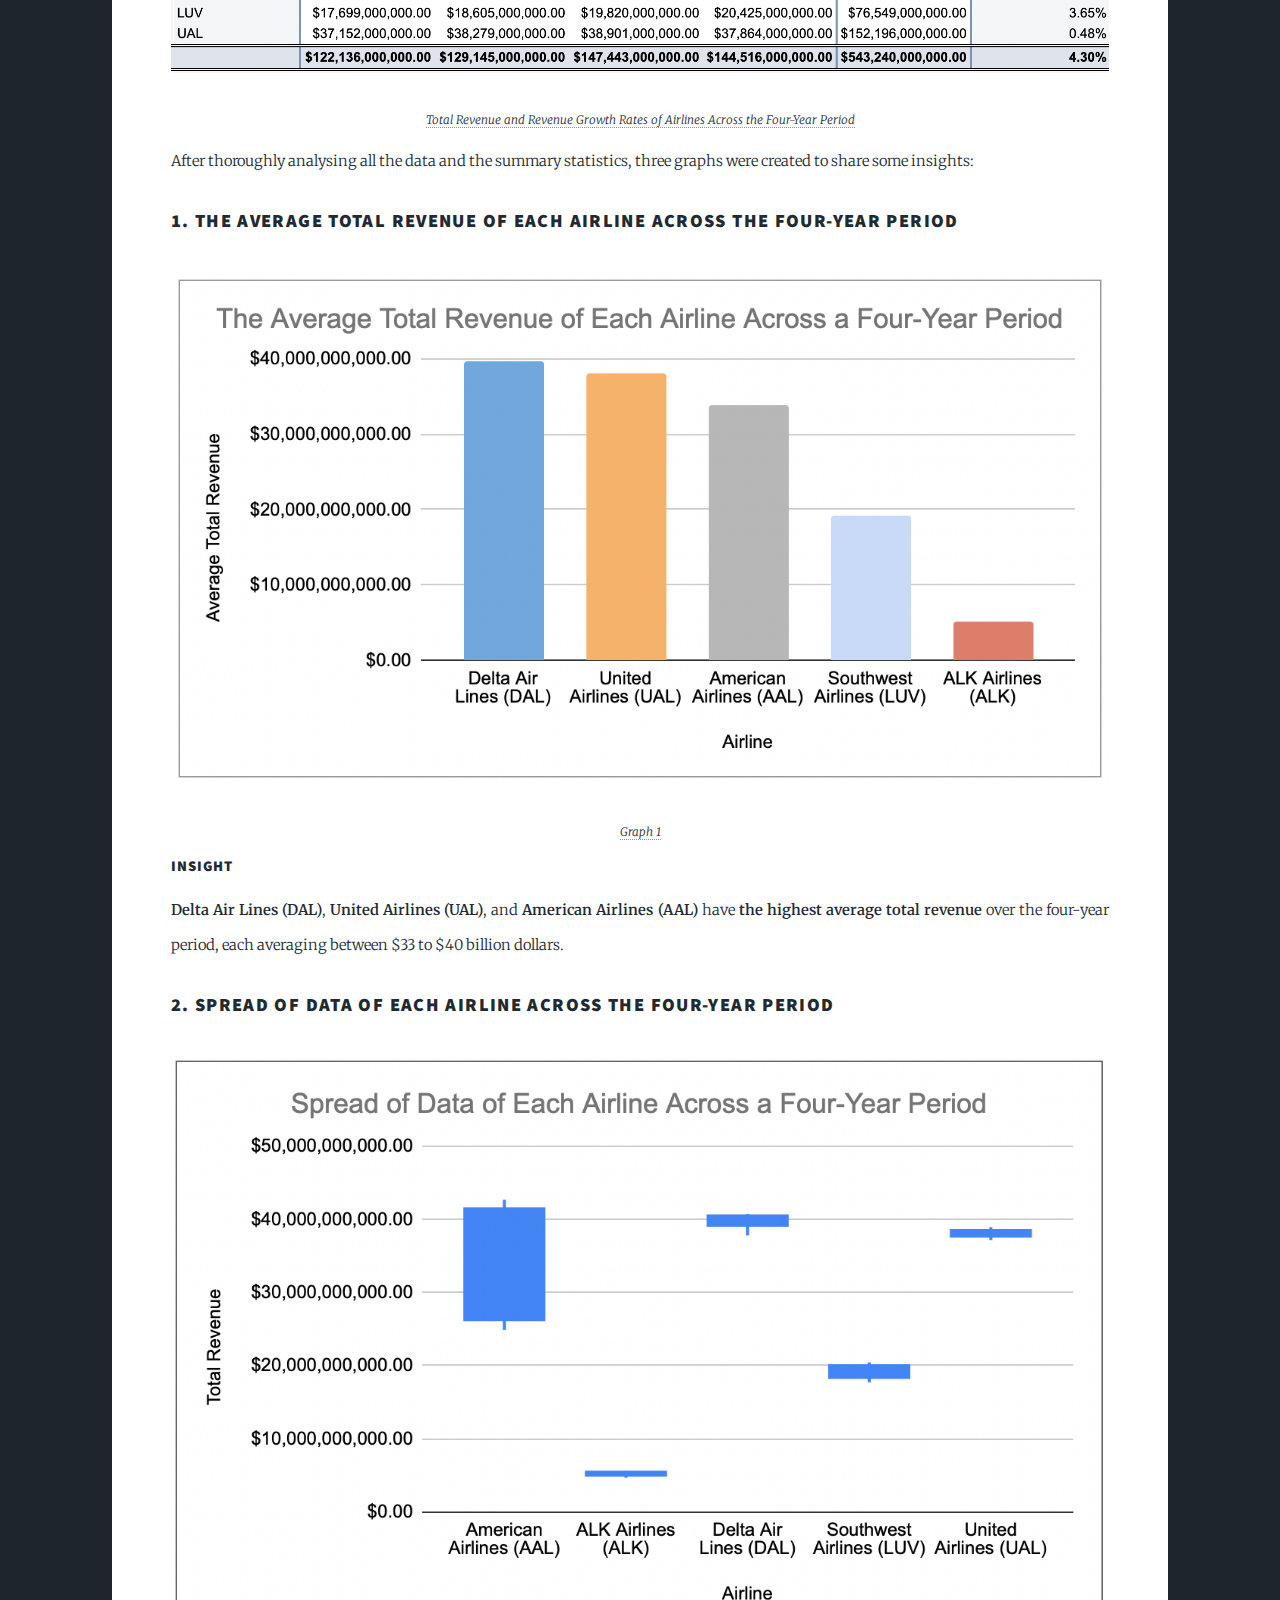
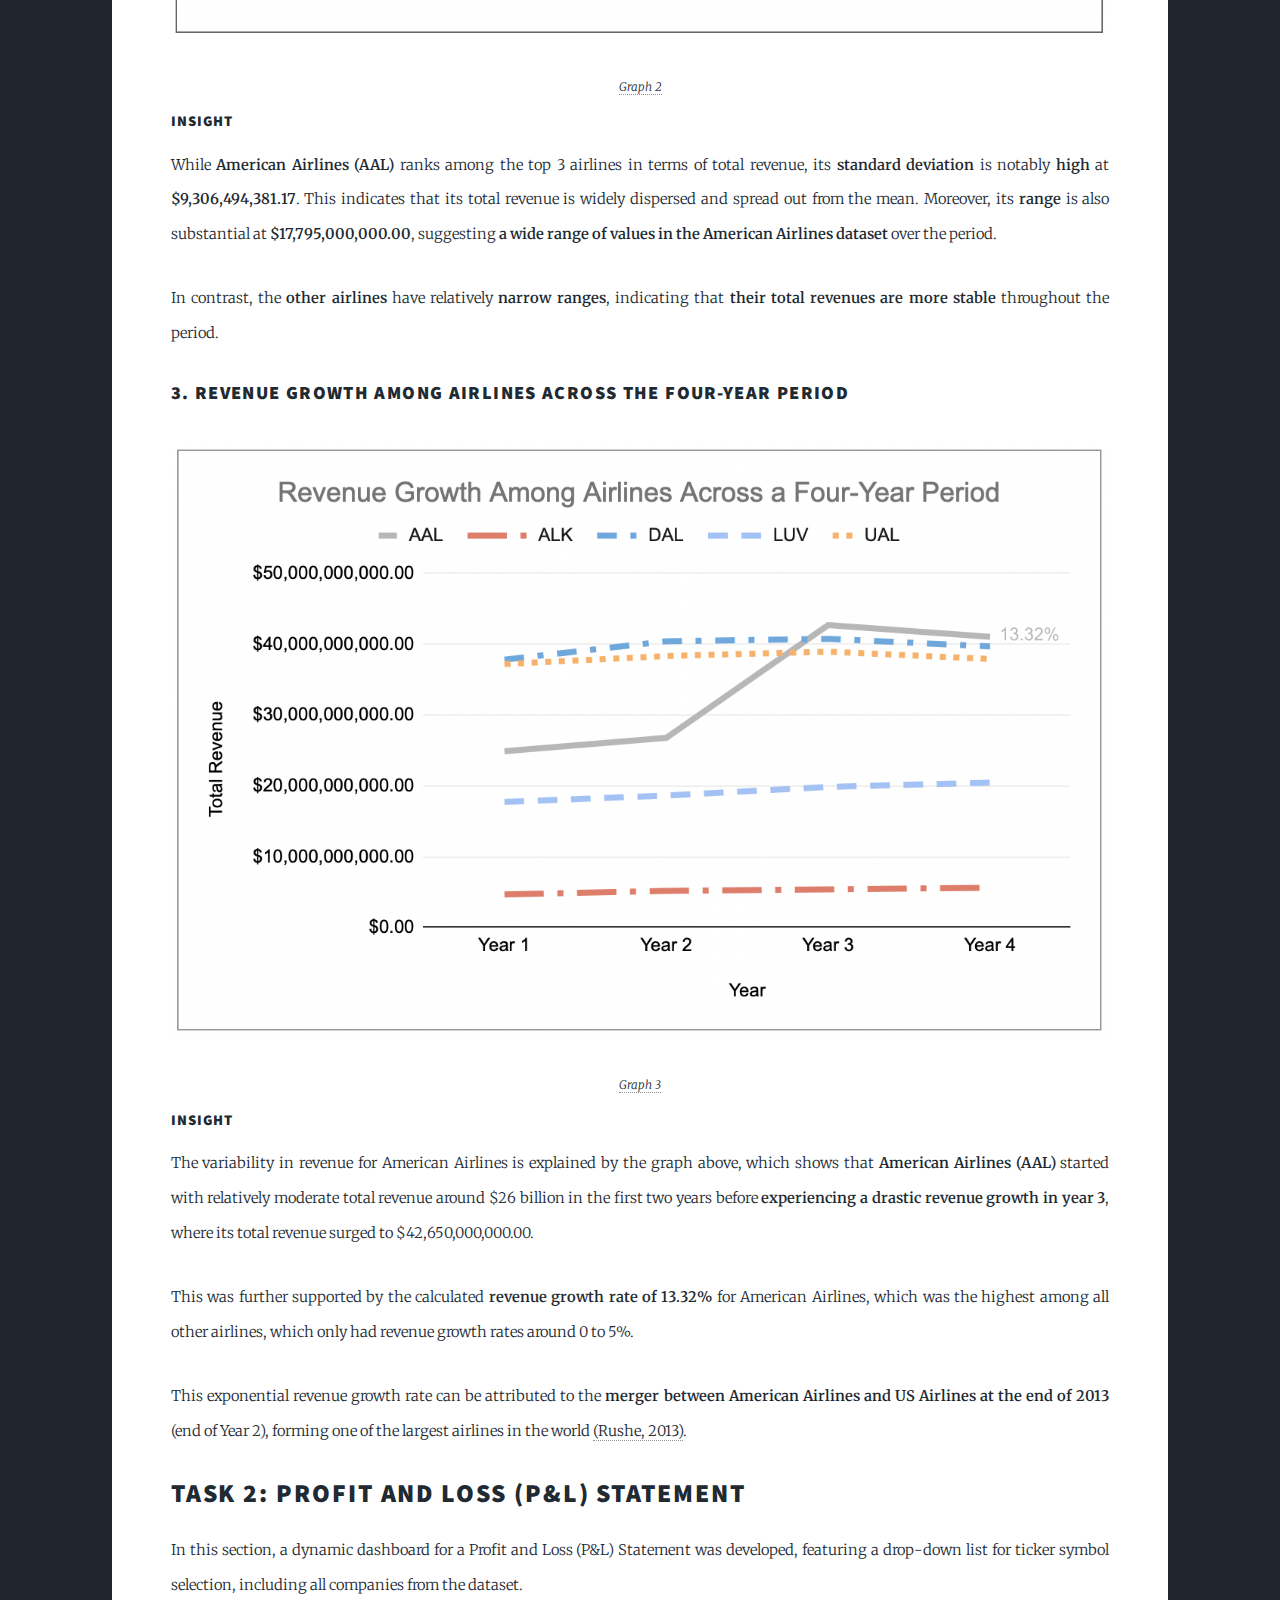
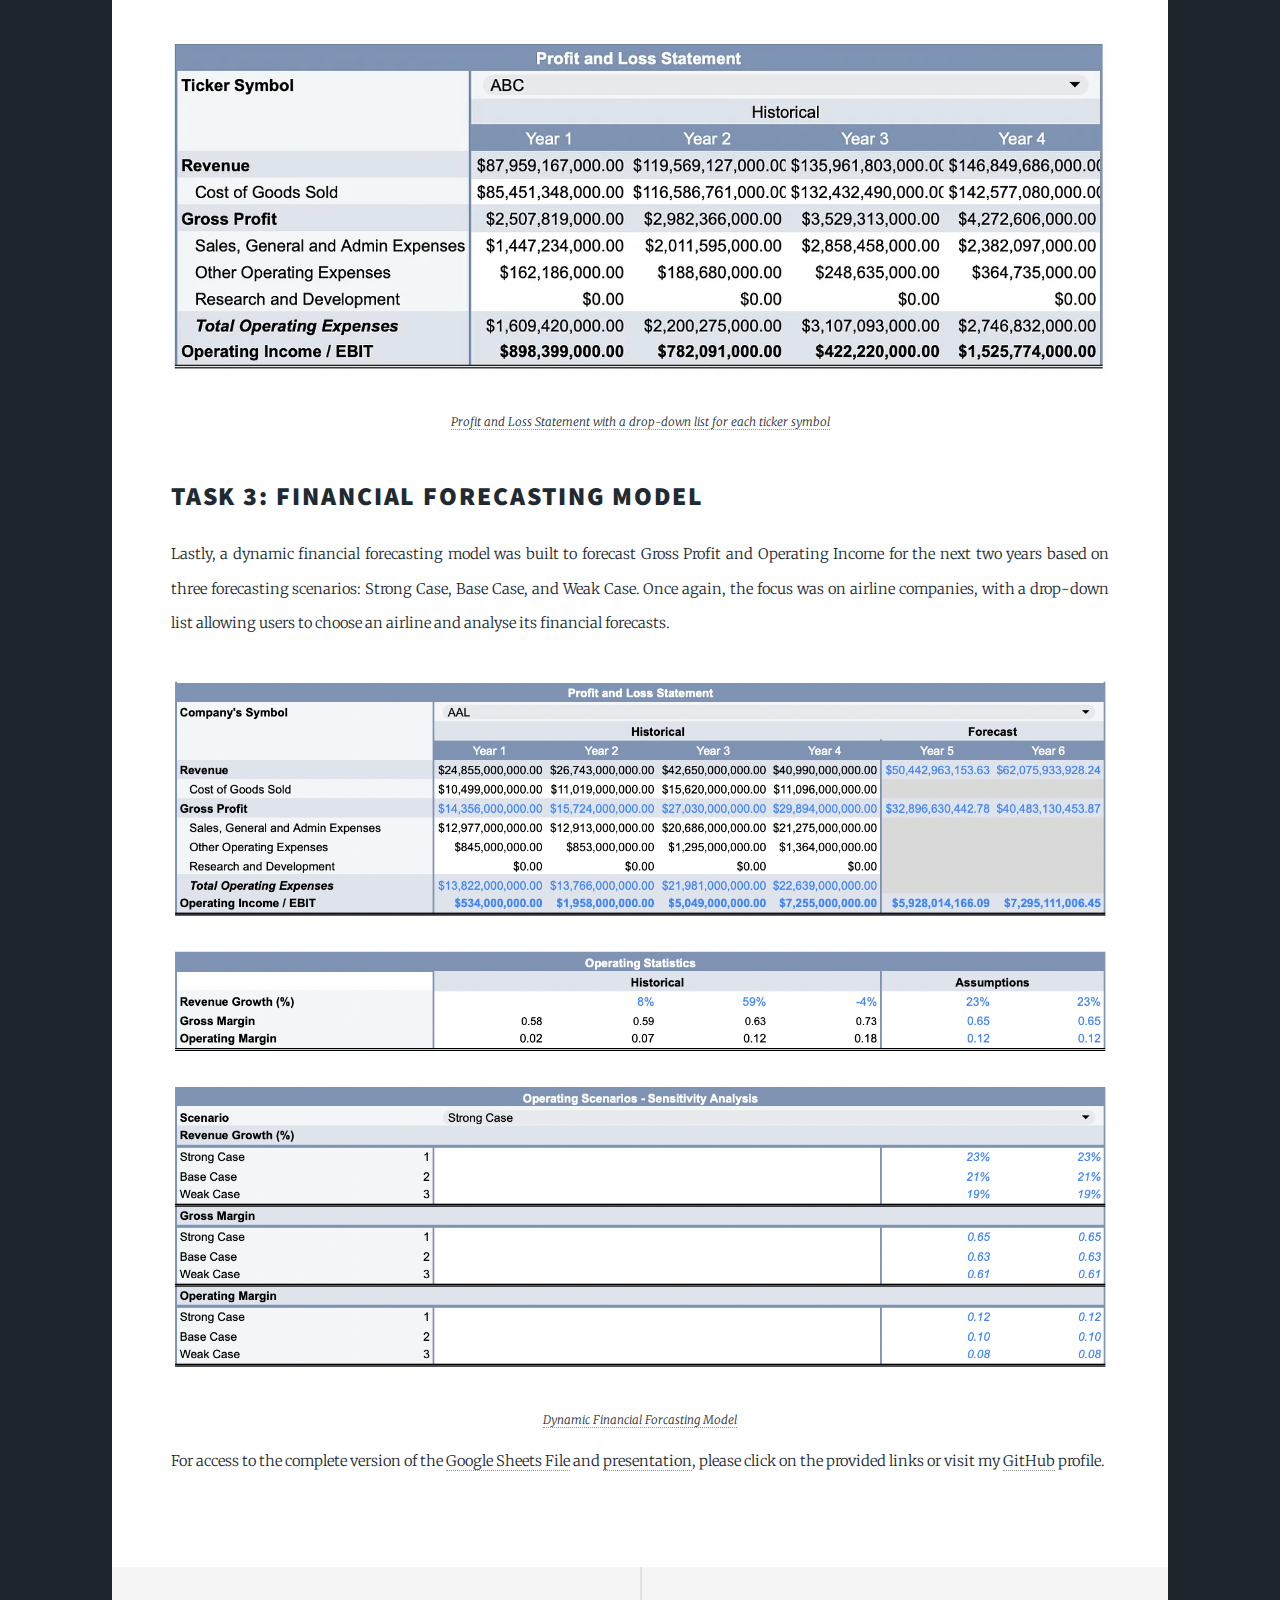
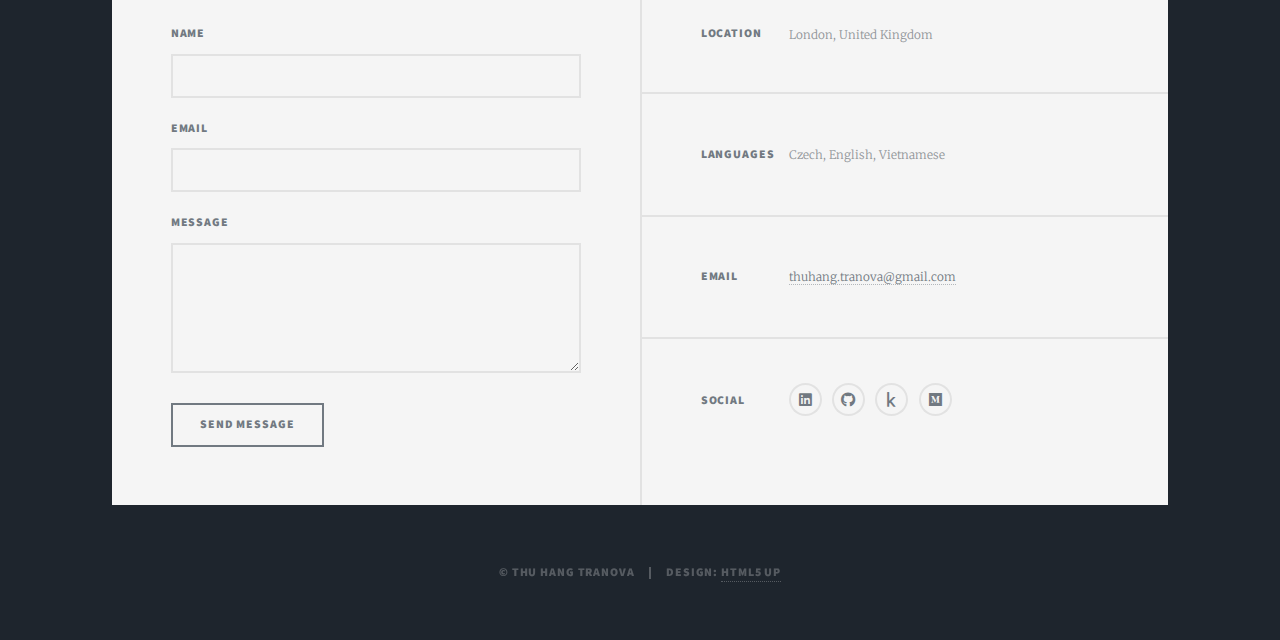
<file: nyse_analysis.html>
<!DOCTYPE HTML>
<!--
	Massively by HTML5 UP
	html5up.net | @ajlkn
	Free for personal and commercial use under the CCA 3.0 license (html5up.net/license)
-->
<html>
	<head>
		<title>New York Stock Exchange Analysis</title>
		<meta charset="utf-8" />
		<meta name="viewport" content="width=device-width, initial-scale=1, user-scalable=no" />
		<link rel="stylesheet" href="assets/css/main.css" />
		<noscript><link rel="stylesheet" href="assets/css/noscript.css" /></noscript>
	</head>
	<body class="is-preload">

		<!-- Wrapper -->
			<div id="wrapper">

				<!-- Header -->
					<header id="header">
						<a href="index.html" class="logo">Thu Hang Tranova</a>
					</header>

				<!-- Nav -->
					<nav id="nav">
						<ul class="links">
							<li><a href="index.html">Portfolio</a></li>
							<li><a href="about.html">about</a></li>
							<li class="active"><a href="nyse_analysis.html">NYSE Analysis</a></li>
						</ul>
						<ul class="icons">
							<li><a href="https://www.linkedin.com/in/thu-hang-tranova/" class="icon brands alt fa-linkedin"><span class="label">LinkedIn</span></a></li>
							<li><a href="https://github.com/ThuHangTranova" class="icon brands fa-github"><span class="label">GitHub</span></a></li>
							<li><a href="https://www.kaggle.com/thuhangtranova" class="icon brands fa-kaggle"><span class="label">Kaggle</span></a></li>
							<li><a href="https://medium.com/@thuhang.tranova" class="icon brands fa-medium"><span class="label">Medium</span></a></li>
						</ul>
					</nav>

				<!-- Main -->
					<div id="main">

						<!-- Post -->
							<section class="post">
								<header class="major">
									<span class="date">March 18, 2024</span>
									<h1>New York Stock Exchange (NYSE) Analysis</h1>
									<p>The objective of this project was to analyse real-life data from the New York Stock Exchange and create informative visual tools to communicate the results.</p>								
								</header>
								<div class="image main"><img src="images/NYSE_Analysis.jpg" alt="" /></div>
								<h2>1. Introduction</h2>
								<p>This project is part of Udacity’s Business Analytics Nanodegree Program, aiming to analyse real-life data from the New York Stock Exchange and create informative visual tools to communicate the results. The dataset, available on Kaggle, contains historical financial data from S&P 500 companies. A smaller subset of the data was created for this project. The primary objectives of the project are to demonstrate proficiency in calculating descriptive statistics, interpreting data, analysing and forecasting financial business metrics, and effectively communicating the results.</p>
								<h3>The project was divided into 3 tasks:</h3>
								<ul>
									<li><b>Task 1</b>: Conduct data analysis in a spreadsheet, including the computation of summary statistics, and formulate a question to be answered based on the analysis. Create a presentation to share the findings. You may choose to focus the data analysis on a sub-category or a specific company.</li>
									<li><b>Task 2</b>: Develop Profit and Loss Statement Dashboard.</li>
									<li><b>Task 3</b>: Create a Financial Forecasting Model using three forecasting scenarios.</li>
								</ul>
								<h2>Task 1: Summary Statistics and Presentation</h2>
								<p>After performing a comprehensive data analysis, the airline sub-category was chosen for examination. The identified question was:</p>
								<center><b>“Which Airline Demonstrated the Most Significant Revenue Growth Over a Four-Year Period?”</b></center>
								<br >
								<p>The dataset included American Airlines (AAL), ALK Airlines (ALK), Delta Air Lines (DAL), Southwest Airlines (LUV), and United Airlines (UAL).</p>
								<p>To answer the question, summary statistics of each airline was calculated.</p>
								<span class="image fit"><img src="images/summary_statistics.png" alt="" /></span>
								<center><sup><i><a href="https://docs.google.com/spreadsheets/d/1wakuwWG3CGZPCh5--3m43n9Lf-2j1JcE6fgIVHZOJGE/edit#gid=4273825">Summary Statistics of Each Airline Over the Four-Year Period</a></i></sup></center>
								<p>Another table was generated where total revenue and revenue growth rates for each airline across the four-year period were computed.</p>
								<span class="image fit"><img src="images/total_rev.png" alt="" /></span>
								<center><sup><i><a href="https://docs.google.com/spreadsheets/d/1wakuwWG3CGZPCh5--3m43n9Lf-2j1JcE6fgIVHZOJGE/edit#gid=4273825">Total Revenue and Revenue Growth Rates of Airlines Across the Four-Year Period</a></i></sup></center>
								<p>After thoroughly analysing all the data and the summary statistics, three graphs were created to share some insights:</p>
								<h3>1. The Average Total Revenue of Each Airline Across the Four-Year Period</h3>
								<span class="image fit"><img src="images/avg_total_rev_graph.png" alt="" /></span>
								<center><sup><i><a href="https://github.com/ThuHangTranova/Udacity_Business_Analytics_Program/blob/main/Project%202%3A%20Analyse%20NYSE%20Data/Udacity_Project_NYSE_Presentation.pdf">Graph 1</a></i></sup></center>
								<h4>Insight</h4>
								<p><b>Delta Air Lines (DAL)</b>, <b>United Airlines (UAL)</b>, and <b>American Airlines (AAL)</b> have <b>the highest average total revenue</b> over the four-year period, each averaging between $33 to $40 billion dollars.</p>
								<h3>2. Spread of Data of Each Airline Across the Four-Year Period</h3>
								<span class="image fit"><img src="images/spread_of_data_graph.png" alt="" /></span>
								<center><sup><i><a href="https://github.com/ThuHangTranova/Udacity_Business_Analytics_Program/blob/main/Project%202%3A%20Analyse%20NYSE%20Data/Udacity_Project_NYSE_Presentation.pdf">Graph 2</a></i></sup></center>
								<h4>Insight</h4>
								<p>While <b>American Airlines (AAL)</b> ranks among the top 3 airlines in terms of total revenue, its <b>standard deviation</b> is notably <b>high</b> at <b>$9,306,494,381.17</b>. This indicates that its total revenue is widely dispersed and spread out from the mean. Moreover, its <b>range</b> is also substantial at <b>$17,795,000,000.00</b>, suggesting <b>a wide range of values in the American Airlines dataset</b> over the period.</p>
								<p>In contrast, the <b>other airlines</b> have relatively <b>narrow ranges</b>, indicating that <b>their total revenues are more stable</b> throughout the period.</p>
								<h3>3. Revenue Growth Among Airlines Across the Four-Year Period</h3>
								<span class="image fit"><img src="images/revenue_growth_graph.png" alt="" /></span>
								<center><sup><i><a href="https://github.com/ThuHangTranova/Udacity_Business_Analytics_Program/blob/main/Project%202%3A%20Analyse%20NYSE%20Data/Udacity_Project_NYSE_Presentation.pdf">Graph 3</a></i></sup></center>
								<h4>Insight</h4>
								<p>The variability in revenue for American Airlines is explained by the graph above, which shows that <b>American Airlines (AAL)</b> started with relatively moderate total revenue around $26 billion in the first two years before <b>experiencing a drastic revenue growth in year 3</b>, where its total revenue surged to $42,650,000,000.00.</p>
								<p>This was further supported by the calculated <b>revenue growth rate of 13.32%</b> for American Airlines, which was the highest among all other airlines, which only had revenue growth rates around 0 to 5%.</p>
								<p>This exponential revenue growth rate can be attributed to the <b>merger between American Airlines and US Airlines at the end of 2013</b> (end of Year 2), forming one of the largest airlines in the world <a href="https://www.theguardian.com/business/2013/dec/09/american-us-airways-merge-worlds-biggest-airlines">(Rushe, 2013)</a>.</p>
								<h2>Task 2: Profit and Loss (P&L) Statement</h2>
								<p>In this section, a dynamic dashboard for a Profit and Loss (P&L) Statement was developed, featuring a drop-down list for ticker symbol selection, including all companies from the dataset.</p>
								<span class="image fit"><img src="images/profit_and_loss_statement.jpg" alt="" /></span>
								<center><sup><i><a href="https://docs.google.com/spreadsheets/d/1wakuwWG3CGZPCh5--3m43n9Lf-2j1JcE6fgIVHZOJGE/edit#gid=492802518">Profit and Loss Statement with a drop-down list for each ticker symbol</a></i></sup></center>
								<br >
								<h2>Task 3: Financial Forecasting Model</h2>
								<p>Lastly, a dynamic financial forecasting model was built to forecast Gross Profit and Operating Income for the next two years based on three forecasting scenarios: Strong Case, Base Case, and Weak Case. Once again, the focus was on airline companies, with a drop-down list allowing users to choose an airline and analyse its financial forecasts.</p>
								<span class="image fit"><img src="images/profit_and_loss_statement_forecast.png" alt="" /></span>
								<center><sup><i><a href="https://docs.google.com/spreadsheets/d/1wakuwWG3CGZPCh5--3m43n9Lf-2j1JcE6fgIVHZOJGE/edit#gid=1446877531">Dynamic Financial Forcasting Model</a></i></sup></center>
								<p>For access to the complete version of the <a href="https://docs.google.com/spreadsheets/d/1wakuwWG3CGZPCh5--3m43n9Lf-2j1JcE6fgIVHZOJGE/edit?usp=sharing">Google Sheets File</a> and <a href="https://github.com/ThuHangTranova/Udacity_Business_Analytics_Program/blob/main/Project%202%3A%20Analyse%20NYSE%20Data/Udacity_Project_NYSE_Presentation.pdf">presentation</a>, please click on the provided links or visit my <a href="https://github.com/ThuHangTranova">GitHub</a> profile.</p>
							</section>

					</div>

				<!-- Footer -->
					<footer id="footer">
						<section>
							<form method="post" action="#">
								<div class="fields">
									<div class="field">
										<label for="name">Name</label>
										<input type="text" name="name" id="name" />
									</div>
									<div class="field">
										<label for="email">Email</label>
										<input type="text" name="email" id="email" />
									</div>
									<div class="field">
										<label for="message">Message</label>
										<textarea name="message" id="message" rows="3"></textarea>
									</div>
								</div>
								<ul class="actions">
									<li><input type="submit" value="Send Message" /></li>
								</ul>
							</form>
						</section>
						<section class="split contact">
							<section class="alt">
								<h3>Location</h3>
								<p>London, United Kingdom</p>
							</section>
							<section>
								<h3>Languages</h3>
								<p>Czech, English, Vietnamese</p>
							</section>
							<section>
								<h3>Email</h3>
								<p><a href="mailto:thuhang.tranova@gmail.com">thuhang.tranova@gmail.com</a></p>
							</section>
							<section>
								<h3>Social</h3>
								<ul class="icons alt">
									<li><a href="https://www.linkedin.com/in/thu-hang-tranova/" class="icon brands alt fa-linkedin"><span class="label">LinkedIn</span></a></li>
									<li><a href="https://github.com/ThuHangTranova" class="icon brands fa-github"><span class="label">GitHub</span></a></li>
									<li><a href="https://www.kaggle.com/thuhangtranova" class="icon brands fa-kaggle"><span class="label">Kaggle</span></a></li>
									<li><a href="https://medium.com/@thuhang.tranova" class="icon brands fa-medium"><span class="label">Medium</span></a></li>
								</ul>
							</section>
						</section>
					</footer>

				<!-- Copyright -->
					<div id="copyright">
						<ul><li>&copy; Thu Hang Tranova</li><li>Design: <a href="https://html5up.net">HTML5 UP</a></li></ul>
					</div>

			</div>

		<!-- Scripts -->
			<script src="assets/js/jquery.min.js"></script>
			<script src="assets/js/jquery.scrollex.min.js"></script>
			<script src="assets/js/jquery.scrolly.min.js"></script>
			<script src="assets/js/browser.min.js"></script>
			<script src="assets/js/breakpoints.min.js"></script>
			<script src="assets/js/util.js"></script>
			<script src="assets/js/main.js"></script>

	</body>
</html>
</file>
<file: assets/css/main.css>
@import url(fontawesome-all.min.css);
@import url("https://fonts.googleapis.com/css?family=Merriweather:300,700,300italic,700italic|Source+Sans+Pro:900");

/*
	Massively by HTML5 UP
	html5up.net | @ajlkn
	Free for personal and commercial use under the CCA 3.0 license (html5up.net/license)
*/

html, body, div, span, applet, object,
iframe, h1, h2, h3, h4, h5, h6, p, blockquote,
pre, a, abbr, acronym, address, big, cite,
code, del, dfn, em, img, ins, kbd, q, s, samp,
small, strike, strong, sub, sup, tt, var, b,
u, i, center, dl, dt, dd, ol, ul, li, fieldset,
form, label, legend, table, caption, tbody,
tfoot, thead, tr, th, td, article, aside,
canvas, details, embed, figure, figcaption,
footer, header, hgroup, menu, nav, output, ruby,
section, summary, time, mark, audio, video {
	margin: 0;
	padding: 0;
	border: 0;
	font-size: 100%;
	font: inherit;
	vertical-align: baseline;}

article, aside, details, figcaption, figure,
footer, header, hgroup, menu, nav, section {
	display: block;}

body {
	line-height: 1;
}

ol, ul {
	list-style: none;
}

blockquote, q {
	quotes: none;
}

	blockquote:before, blockquote:after, q:before, q:after {
		content: '';
		content: none;
	}

table {
	border-collapse: collapse;
	border-spacing: 0;
}

body {
	-webkit-text-size-adjust: none;
}

mark {
	background-color: transparent;
	color: inherit;
}

input::-moz-focus-inner {
	border: 0;
	padding: 0;
}

input, select, textarea {
	-moz-appearance: none;
	-webkit-appearance: none;
	-ms-appearance: none;
	appearance: none;
}

/* Basic */

	@-ms-viewport {
		width: device-width;
	}

	body {
		-ms-overflow-style: scrollbar;
	}

	@media screen and (max-width: 480px) {

		html, body {
			min-width: 320px;
		}

	}

	html {
		box-sizing: border-box;
	}

	*, *:before, *:after {
		box-sizing: inherit;
	}

	body {
		background-color: #1e252d;
	}

		body.is-preload *, body.is-preload *:before, body.is-preload *:after {
			-moz-animation: none !important;
			-webkit-animation: none !important;
			-ms-animation: none !important;
			animation: none !important;
			-moz-transition: none !important;
			-webkit-transition: none !important;
			-ms-transition: none !important;
			transition: none !important;
		}

/* Type */

	html {
		font-size: 16pt;
	}

		@media screen and (max-width: 1680px) {

			html {
				font-size: 12pt;
			}

		}

		@media screen and (max-width: 1280px) {

			html {
				font-size: 11pt;
			}

		}

		@media screen and (max-width: 360px) {

			html {
				font-size: 10pt;
			}

		}

	body {
		color: #212931;
	}

	body, input, select, textarea {
		font-family: "Merriweather", Georgia, serif;
		font-weight: 300;
		font-size: 1rem;
		line-height: 2.375;
	}

	a {
		-moz-transition: color 0.2s ease-in-out, background-color 0.2s ease-in-out, border-color 0.2s ease-in-out, box-shadow 0.2s ease-in-out;
		-webkit-transition: color 0.2s ease-in-out, background-color 0.2s ease-in-out, border-color 0.2s ease-in-out, box-shadow 0.2s ease-in-out;
		-ms-transition: color 0.2s ease-in-out, background-color 0.2s ease-in-out, border-color 0.2s ease-in-out, box-shadow 0.2s ease-in-out;
		transition: color 0.2s ease-in-out, background-color 0.2s ease-in-out, border-color 0.2s ease-in-out, box-shadow 0.2s ease-in-out;
		border-bottom: dotted 1px;
		text-decoration: none;
	}

		a:hover {
			border-bottom-color: transparent;
		}

	strong, b {
		font-weight: 600;
	}

	em, i {
		font-style: italic;
	}

	p {
		text-align: justify;
		margin: 0 0 2rem 0;
	}

	h1, h2, h3, h4, h5, h6 {
		font-family: "Source Sans Pro", Helvetica, sans-serif;
		font-weight: 900;
		line-height: 1.5;
		letter-spacing: 0.075em;
		text-transform: uppercase;
		margin: 0 0 1rem 0;
	}

		h1 a, h2 a, h3 a, h4 a, h5 a, h6 a {
			border-bottom: 0;
			color: inherit;
			text-decoration: none;
		}

	h1 {
		font-size: 4rem;
		line-height: 1.1;
		margin: 0 0 2rem 0;
	}

	h2 {
		font-size: 1.75rem;
		line-height: 1.3;
		margin: 0 0 1.5rem 0;
	}

	h3 {
		font-size: 1.25rem;
		margin: 0 0 1.5rem 0;
	}

	h4 {
		font-size: 1rem;
	}

	h5 {
		font-size: 0.9rem;
	}

	h6 {
		font-size: 0.8rem;
	}

	sub {
		font-size: 0.8rem;
		position: relative;
		top: 0.5rem;
	}

	sup {
		font-size: 0.8rem;
		position: relative;
		top: -0.5rem;
	}

	blockquote {
		border-left: solid 4px;
		font-style: italic;
		margin: 0 0 2rem 0;
		padding: 0.5rem 0 0.5rem 2rem;
	}

	code {
		border: solid 2px;
		font-family: "Courier New", monospace;
		font-size: 0.9rem;
		margin: 0 0.25rem;
		padding: 0.25rem 0.65rem;
	}

	pre {
		-webkit-overflow-scrolling: touch;
		font-family: "Courier New", monospace;
		font-size: 0.9rem;
		margin: 0 0 2rem 0;
	}

		pre code {
			display: block;
			line-height: 1.75;
			padding: 1rem 1.5rem;
			overflow-x: auto;
		}

	hr {
		border: 0;
		border-bottom: solid 2px;
		margin: 3rem 0;
	}

		hr.major {
			margin: 5rem 0;
		}

	.align-left {
		text-align: left;
	}

	.align-center {
		text-align: center;
	}

	.align-right {
		text-align: right;
	}

	input, select, textarea {
		color: #212931;
	}

	a {
		color: #212931;
		border-bottom-color: rgba(33, 41, 49, 0.5);
	}

		a:hover {
			border-bottom-color: transparent;
			color: #18bfef !important;
		}

	strong, b {
		color: #212931;
	}

	h1, h2, h3, h4, h5, h6 {
		color: #212931;
	}

	blockquote {
		border-left-color: #eeeeee;
	}

	code {
		background: rgba(220, 220, 220, 0.25);
		border-color: #eeeeee;
	}

	hr {
		border-bottom-color: #eeeeee;
	}

/* Row */

	.row {
		display: flex;
		flex-wrap: wrap;
		box-sizing: border-box;
		align-items: stretch;
	}

		.row > * {
			box-sizing: border-box;
		}

		.row.gtr-uniform > * > :last-child {
			margin-bottom: 0;
		}

		.row.aln-left {
			justify-content: flex-start;
		}

		.row.aln-center {
			justify-content: center;
		}

		.row.aln-right {
			justify-content: flex-end;
		}

		.row.aln-top {
			align-items: flex-start;
		}

		.row.aln-middle {
			align-items: center;
		}

		.row.aln-bottom {
			align-items: flex-end;
		}

		.row > .imp {
			order: -1;
		}

		.row > .col-1 {
			width: 8.33333%;
		}

		.row > .off-1 {
			margin-left: 8.33333%;
		}

		.row > .col-2 {
			width: 16.66667%;
		}

		.row > .off-2 {
			margin-left: 16.66667%;
		}

		.row > .col-3 {
			width: 25%;
		}

		.row > .off-3 {
			margin-left: 25%;
		}

		.row > .col-4 {
			width: 33.33333%;
		}

		.row > .off-4 {
			margin-left: 33.33333%;
		}

		.row > .col-5 {
			width: 41.66667%;
		}

		.row > .off-5 {
			margin-left: 41.66667%;
		}

		.row > .col-6 {
			width: 50%;
		}

		.row > .off-6 {
			margin-left: 50%;
		}

		.row > .col-7 {
			width: 58.33333%;
		}

		.row > .off-7 {
			margin-left: 58.33333%;
		}

		.row > .col-8 {
			width: 66.66667%;
		}

		.row > .off-8 {
			margin-left: 66.66667%;
		}

		.row > .col-9 {
			width: 75%;
		}

		.row > .off-9 {
			margin-left: 75%;
		}

		.row > .col-10 {
			width: 83.33333%;
		}

		.row > .off-10 {
			margin-left: 83.33333%;
		}

		.row > .col-11 {
			width: 91.66667%;
		}

		.row > .off-11 {
			margin-left: 91.66667%;
		}

		.row > .col-12 {
			width: 100%;
		}

		.row > .off-12 {
			margin-left: 100%;
		}

		.row.gtr-0 {
			margin-top: 0;
			margin-left: 0rem;
		}

			.row.gtr-0 > * {
				padding: 0 0 0 0rem;
			}

			.row.gtr-0.gtr-uniform {
				margin-top: 0rem;
			}

				.row.gtr-0.gtr-uniform > * {
					padding-top: 0rem;
				}

		.row.gtr-25 {
			margin-top: 0;
			margin-left: -0.375rem;
		}

			.row.gtr-25 > * {
				padding: 0 0 0 0.375rem;
			}

			.row.gtr-25.gtr-uniform {
				margin-top: -0.375rem;
			}

				.row.gtr-25.gtr-uniform > * {
					padding-top: 0.375rem;
				}

		.row.gtr-50 {
			margin-top: 0;
			margin-left: -0.75rem;
		}

			.row.gtr-50 > * {
				padding: 0 0 0 0.75rem;
			}

			.row.gtr-50.gtr-uniform {
				margin-top: -0.75rem;
			}

				.row.gtr-50.gtr-uniform > * {
					padding-top: 0.75rem;
				}

		.row {
			margin-top: 0;
			margin-left: -1.5rem;
		}

			.row > * {
				padding: 0 0 0 1.5rem;
			}

			.row.gtr-uniform {
				margin-top: -1.5rem;
			}

				.row.gtr-uniform > * {
					padding-top: 1.5rem;
				}

		.row.gtr-150 {
			margin-top: 0;
			margin-left: -2.25rem;
		}

			.row.gtr-150 > * {
				padding: 0 0 0 2.25rem;
			}

			.row.gtr-150.gtr-uniform {
				margin-top: -2.25rem;
			}

				.row.gtr-150.gtr-uniform > * {
					padding-top: 2.25rem;
				}

		.row.gtr-200 {
			margin-top: 0;
			margin-left: -3rem;
		}

			.row.gtr-200 > * {
				padding: 0 0 0 3rem;
			}

			.row.gtr-200.gtr-uniform {
				margin-top: -3rem;
			}

				.row.gtr-200.gtr-uniform > * {
					padding-top: 3rem;
				}

		@media screen and (max-width: 1680px) {

			.row {
				display: flex;
				flex-wrap: wrap;
				box-sizing: border-box;
				align-items: stretch;
			}

				.row > * {
					box-sizing: border-box;
				}

				.row.gtr-uniform > * > :last-child {
					margin-bottom: 0;
				}

				.row.aln-left {
					justify-content: flex-start;
				}

				.row.aln-center {
					justify-content: center;
				}

				.row.aln-right {
					justify-content: flex-end;
				}

				.row.aln-top {
					align-items: flex-start;
				}

				.row.aln-middle {
					align-items: center;
				}

				.row.aln-bottom {
					align-items: flex-end;
				}

				.row > .imp-xlarge {
					order: -1;
				}

				.row > .col-1-xlarge {
					width: 8.33333%;
				}

				.row > .off-1-xlarge {
					margin-left: 8.33333%;
				}

				.row > .col-2-xlarge {
					width: 16.66667%;
				}

				.row > .off-2-xlarge {
					margin-left: 16.66667%;
				}

				.row > .col-3-xlarge {
					width: 25%;
				}

				.row > .off-3-xlarge {
					margin-left: 25%;
				}

				.row > .col-4-xlarge {
					width: 33.33333%;
				}

				.row > .off-4-xlarge {
					margin-left: 33.33333%;
				}

				.row > .col-5-xlarge {
					width: 41.66667%;
				}

				.row > .off-5-xlarge {
					margin-left: 41.66667%;
				}

				.row > .col-6-xlarge {
					width: 50%;
				}

				.row > .off-6-xlarge {
					margin-left: 50%;
				}

				.row > .col-7-xlarge {
					width: 58.33333%;
				}

				.row > .off-7-xlarge {
					margin-left: 58.33333%;
				}

				.row > .col-8-xlarge {
					width: 66.66667%;
				}

				.row > .off-8-xlarge {
					margin-left: 66.66667%;
				}

				.row > .col-9-xlarge {
					width: 75%;
				}

				.row > .off-9-xlarge {
					margin-left: 75%;
				}

				.row > .col-10-xlarge {
					width: 83.33333%;
				}

				.row > .off-10-xlarge {
					margin-left: 83.33333%;
				}

				.row > .col-11-xlarge {
					width: 91.66667%;
				}

				.row > .off-11-xlarge {
					margin-left: 91.66667%;
				}

				.row > .col-12-xlarge {
					width: 100%;
				}

				.row > .off-12-xlarge {
					margin-left: 100%;
				}

				.row.gtr-0 {
					margin-top: 0;
					margin-left: 0rem;
				}

					.row.gtr-0 > * {
						padding: 0 0 0 0rem;
					}

					.row.gtr-0.gtr-uniform {
						margin-top: 0rem;
					}

						.row.gtr-0.gtr-uniform > * {
							padding-top: 0rem;
						}

				.row.gtr-25 {
					margin-top: 0;
					margin-left: -0.375rem;
				}

					.row.gtr-25 > * {
						padding: 0 0 0 0.375rem;
					}

					.row.gtr-25.gtr-uniform {
						margin-top: -0.375rem;
					}

						.row.gtr-25.gtr-uniform > * {
							padding-top: 0.375rem;
						}

				.row.gtr-50 {
					margin-top: 0;
					margin-left: -0.75rem;
				}

					.row.gtr-50 > * {
						padding: 0 0 0 0.75rem;
					}

					.row.gtr-50.gtr-uniform {
						margin-top: -0.75rem;
					}

						.row.gtr-50.gtr-uniform > * {
							padding-top: 0.75rem;
						}

				.row {
					margin-top: 0;
					margin-left: -1.5rem;
				}

					.row > * {
						padding: 0 0 0 1.5rem;
					}

					.row.gtr-uniform {
						margin-top: -1.5rem;
					}

						.row.gtr-uniform > * {
							padding-top: 1.5rem;
						}

				.row.gtr-150 {
					margin-top: 0;
					margin-left: -2.25rem;
				}

					.row.gtr-150 > * {
						padding: 0 0 0 2.25rem;
					}

					.row.gtr-150.gtr-uniform {
						margin-top: -2.25rem;
					}

						.row.gtr-150.gtr-uniform > * {
							padding-top: 2.25rem;
						}

				.row.gtr-200 {
					margin-top: 0;
					margin-left: -3rem;
				}

					.row.gtr-200 > * {
						padding: 0 0 0 3rem;
					}

					.row.gtr-200.gtr-uniform {
						margin-top: -3rem;
					}

						.row.gtr-200.gtr-uniform > * {
							padding-top: 3rem;
						}

		}

		@media screen and (max-width: 1280px) {

			.row {
				display: flex;
				flex-wrap: wrap;
				box-sizing: border-box;
				align-items: stretch;
			}

				.row > * {
					box-sizing: border-box;
				}

				.row.gtr-uniform > * > :last-child {
					margin-bottom: 0;
				}

				.row.aln-left {
					justify-content: flex-start;
				}

				.row.aln-center {
					justify-content: center;
				}

				.row.aln-right {
					justify-content: flex-end;
				}

				.row.aln-top {
					align-items: flex-start;
				}

				.row.aln-middle {
					align-items: center;
				}

				.row.aln-bottom {
					align-items: flex-end;
				}

				.row > .imp-large {
					order: -1;
				}

				.row > .col-1-large {
					width: 8.33333%;
				}

				.row > .off-1-large {
					margin-left: 8.33333%;
				}

				.row > .col-2-large {
					width: 16.66667%;
				}

				.row > .off-2-large {
					margin-left: 16.66667%;
				}

				.row > .col-3-large {
					width: 25%;
				}

				.row > .off-3-large {
					margin-left: 25%;
				}

				.row > .col-4-large {
					width: 33.33333%;
				}

				.row > .off-4-large {
					margin-left: 33.33333%;
				}

				.row > .col-5-large {
					width: 41.66667%;
				}

				.row > .off-5-large {
					margin-left: 41.66667%;
				}

				.row > .col-6-large {
					width: 50%;
				}

				.row > .off-6-large {
					margin-left: 50%;
				}

				.row > .col-7-large {
					width: 58.33333%;
				}

				.row > .off-7-large {
					margin-left: 58.33333%;
				}

				.row > .col-8-large {
					width: 66.66667%;
				}

				.row > .off-8-large {
					margin-left: 66.66667%;
				}

				.row > .col-9-large {
					width: 75%;
				}

				.row > .off-9-large {
					margin-left: 75%;
				}

				.row > .col-10-large {
					width: 83.33333%;
				}

				.row > .off-10-large {
					margin-left: 83.33333%;
				}

				.row > .col-11-large {
					width: 91.66667%;
				}

				.row > .off-11-large {
					margin-left: 91.66667%;
				}

				.row > .col-12-large {
					width: 100%;
				}

				.row > .off-12-large {
					margin-left: 100%;
				}

				.row.gtr-0 {
					margin-top: 0;
					margin-left: 0rem;
				}

					.row.gtr-0 > * {
						padding: 0 0 0 0rem;
					}

					.row.gtr-0.gtr-uniform {
						margin-top: 0rem;
					}

						.row.gtr-0.gtr-uniform > * {
							padding-top: 0rem;
						}

				.row.gtr-25 {
					margin-top: 0;
					margin-left: -0.375rem;
				}

					.row.gtr-25 > * {
						padding: 0 0 0 0.375rem;
					}

					.row.gtr-25.gtr-uniform {
						margin-top: -0.375rem;
					}

						.row.gtr-25.gtr-uniform > * {
							padding-top: 0.375rem;
						}

				.row.gtr-50 {
					margin-top: 0;
					margin-left: -0.75rem;
				}

					.row.gtr-50 > * {
						padding: 0 0 0 0.75rem;
					}

					.row.gtr-50.gtr-uniform {
						margin-top: -0.75rem;
					}

						.row.gtr-50.gtr-uniform > * {
							padding-top: 0.75rem;
						}

				.row {
					margin-top: 0;
					margin-left: -1.5rem;
				}

					.row > * {
						padding: 0 0 0 1.5rem;
					}

					.row.gtr-uniform {
						margin-top: -1.5rem;
					}

						.row.gtr-uniform > * {
							padding-top: 1.5rem;
						}

				.row.gtr-150 {
					margin-top: 0;
					margin-left: -2.25rem;
				}

					.row.gtr-150 > * {
						padding: 0 0 0 2.25rem;
					}

					.row.gtr-150.gtr-uniform {
						margin-top: -2.25rem;
					}

						.row.gtr-150.gtr-uniform > * {
							padding-top: 2.25rem;
						}

				.row.gtr-200 {
					margin-top: 0;
					margin-left: -3rem;
				}

					.row.gtr-200 > * {
						padding: 0 0 0 3rem;
					}

					.row.gtr-200.gtr-uniform {
						margin-top: -3rem;
					}

						.row.gtr-200.gtr-uniform > * {
							padding-top: 3rem;
						}

		}

		@media screen and (max-width: 980px) {

			.row {
				display: flex;
				flex-wrap: wrap;
				box-sizing: border-box;
				align-items: stretch;
			}

				.row > * {
					box-sizing: border-box;
				}

				.row.gtr-uniform > * > :last-child {
					margin-bottom: 0;
				}

				.row.aln-left {
					justify-content: flex-start;
				}

				.row.aln-center {
					justify-content: center;
				}

				.row.aln-right {
					justify-content: flex-end;
				}

				.row.aln-top {
					align-items: flex-start;
				}

				.row.aln-middle {
					align-items: center;
				}

				.row.aln-bottom {
					align-items: flex-end;
				}

				.row > .imp-medium {
					order: -1;
				}

				.row > .col-1-medium {
					width: 8.33333%;
				}

				.row > .off-1-medium {
					margin-left: 8.33333%;
				}

				.row > .col-2-medium {
					width: 16.66667%;
				}

				.row > .off-2-medium {
					margin-left: 16.66667%;
				}

				.row > .col-3-medium {
					width: 25%;
				}

				.row > .off-3-medium {
					margin-left: 25%;
				}

				.row > .col-4-medium {
					width: 33.33333%;
				}

				.row > .off-4-medium {
					margin-left: 33.33333%;
				}

				.row > .col-5-medium {
					width: 41.66667%;
				}

				.row > .off-5-medium {
					margin-left: 41.66667%;
				}

				.row > .col-6-medium {
					width: 50%;
				}

				.row > .off-6-medium {
					margin-left: 50%;
				}

				.row > .col-7-medium {
					width: 58.33333%;
				}

				.row > .off-7-medium {
					margin-left: 58.33333%;
				}

				.row > .col-8-medium {
					width: 66.66667%;
				}

				.row > .off-8-medium {
					margin-left: 66.66667%;
				}

				.row > .col-9-medium {
					width: 75%;
				}

				.row > .off-9-medium {
					margin-left: 75%;
				}

				.row > .col-10-medium {
					width: 83.33333%;
				}

				.row > .off-10-medium {
					margin-left: 83.33333%;
				}

				.row > .col-11-medium {
					width: 91.66667%;
				}

				.row > .off-11-medium {
					margin-left: 91.66667%;
				}

				.row > .col-12-medium {
					width: 100%;
				}

				.row > .off-12-medium {
					margin-left: 100%;
				}

				.row.gtr-0 {
					margin-top: 0;
					margin-left: 0rem;
				}

					.row.gtr-0 > * {
						padding: 0 0 0 0rem;
					}

					.row.gtr-0.gtr-uniform {
						margin-top: 0rem;
					}

						.row.gtr-0.gtr-uniform > * {
							padding-top: 0rem;
						}

				.row.gtr-25 {
					margin-top: 0;
					margin-left: -0.375rem;
				}

					.row.gtr-25 > * {
						padding: 0 0 0 0.375rem;
					}

					.row.gtr-25.gtr-uniform {
						margin-top: -0.375rem;
					}

						.row.gtr-25.gtr-uniform > * {
							padding-top: 0.375rem;
						}

				.row.gtr-50 {
					margin-top: 0;
					margin-left: -0.75rem;
				}

					.row.gtr-50 > * {
						padding: 0 0 0 0.75rem;
					}

					.row.gtr-50.gtr-uniform {
						margin-top: -0.75rem;
					}

						.row.gtr-50.gtr-uniform > * {
							padding-top: 0.75rem;
						}

				.row {
					margin-top: 0;
					margin-left: -1.5rem;
				}

					.row > * {
						padding: 0 0 0 1.5rem;
					}

					.row.gtr-uniform {
						margin-top: -1.5rem;
					}

						.row.gtr-uniform > * {
							padding-top: 1.5rem;
						}

				.row.gtr-150 {
					margin-top: 0;
					margin-left: -2.25rem;
				}

					.row.gtr-150 > * {
						padding: 0 0 0 2.25rem;
					}

					.row.gtr-150.gtr-uniform {
						margin-top: -2.25rem;
					}

						.row.gtr-150.gtr-uniform > * {
							padding-top: 2.25rem;
						}

				.row.gtr-200 {
					margin-top: 0;
					margin-left: -3rem;
				}

					.row.gtr-200 > * {
						padding: 0 0 0 3rem;
					}

					.row.gtr-200.gtr-uniform {
						margin-top: -3rem;
					}

						.row.gtr-200.gtr-uniform > * {
							padding-top: 3rem;
						}

		}

		@media screen and (max-width: 736px) {

			.row {
				display: flex;
				flex-wrap: wrap;
				box-sizing: border-box;
				align-items: stretch;
			}

				.row > * {
					box-sizing: border-box;
				}

				.row.gtr-uniform > * > :last-child {
					margin-bottom: 0;
				}

				.row.aln-left {
					justify-content: flex-start;
				}

				.row.aln-center {
					justify-content: center;
				}

				.row.aln-right {
					justify-content: flex-end;
				}

				.row.aln-top {
					align-items: flex-start;
				}

				.row.aln-middle {
					align-items: center;
				}

				.row.aln-bottom {
					align-items: flex-end;
				}

				.row > .imp-small {
					order: -1;
				}

				.row > .col-1-small {
					width: 8.33333%;
				}

				.row > .off-1-small {
					margin-left: 8.33333%;
				}

				.row > .col-2-small {
					width: 16.66667%;
				}

				.row > .off-2-small {
					margin-left: 16.66667%;
				}

				.row > .col-3-small {
					width: 25%;
				}

				.row > .off-3-small {
					margin-left: 25%;
				}

				.row > .col-4-small {
					width: 33.33333%;
				}

				.row > .off-4-small {
					margin-left: 33.33333%;
				}

				.row > .col-5-small {
					width: 41.66667%;
				}

				.row > .off-5-small {
					margin-left: 41.66667%;
				}

				.row > .col-6-small {
					width: 50%;
				}

				.row > .off-6-small {
					margin-left: 50%;
				}

				.row > .col-7-small {
					width: 58.33333%;
				}

				.row > .off-7-small {
					margin-left: 58.33333%;
				}

				.row > .col-8-small {
					width: 66.66667%;
				}

				.row > .off-8-small {
					margin-left: 66.66667%;
				}

				.row > .col-9-small {
					width: 75%;
				}

				.row > .off-9-small {
					margin-left: 75%;
				}

				.row > .col-10-small {
					width: 83.33333%;
				}

				.row > .off-10-small {
					margin-left: 83.33333%;
				}

				.row > .col-11-small {
					width: 91.66667%;
				}

				.row > .off-11-small {
					margin-left: 91.66667%;
				}

				.row > .col-12-small {
					width: 100%;
				}

				.row > .off-12-small {
					margin-left: 100%;
				}

				.row.gtr-0 {
					margin-top: 0;
					margin-left: 0rem;
				}

					.row.gtr-0 > * {
						padding: 0 0 0 0rem;
					}

					.row.gtr-0.gtr-uniform {
						margin-top: 0rem;
					}

						.row.gtr-0.gtr-uniform > * {
							padding-top: 0rem;
						}

				.row.gtr-25 {
					margin-top: 0;
					margin-left: -0.375rem;
				}

					.row.gtr-25 > * {
						padding: 0 0 0 0.375rem;
					}

					.row.gtr-25.gtr-uniform {
						margin-top: -0.375rem;
					}

						.row.gtr-25.gtr-uniform > * {
							padding-top: 0.375rem;
						}

				.row.gtr-50 {
					margin-top: 0;
					margin-left: -0.75rem;
				}

					.row.gtr-50 > * {
						padding: 0 0 0 0.75rem;
					}

					.row.gtr-50.gtr-uniform {
						margin-top: -0.75rem;
					}

						.row.gtr-50.gtr-uniform > * {
							padding-top: 0.75rem;
						}

				.row {
					margin-top: 0;
					margin-left: -1.5rem;
				}

					.row > * {
						padding: 0 0 0 1.5rem;
					}

					.row.gtr-uniform {
						margin-top: -1.5rem;
					}

						.row.gtr-uniform > * {
							padding-top: 1.5rem;
						}

				.row.gtr-150 {
					margin-top: 0;
					margin-left: -2.25rem;
				}

					.row.gtr-150 > * {
						padding: 0 0 0 2.25rem;
					}

					.row.gtr-150.gtr-uniform {
						margin-top: -2.25rem;
					}

						.row.gtr-150.gtr-uniform > * {
							padding-top: 2.25rem;
						}

				.row.gtr-200 {
					margin-top: 0;
					margin-left: -3rem;
				}

					.row.gtr-200 > * {
						padding: 0 0 0 3rem;
					}

					.row.gtr-200.gtr-uniform {
						margin-top: -3rem;
					}

						.row.gtr-200.gtr-uniform > * {
							padding-top: 3rem;
						}

		}

		@media screen and (max-width: 480px) {

			.row {
				display: flex;
				flex-wrap: wrap;
				box-sizing: border-box;
				align-items: stretch;
			}

				.row > * {
					box-sizing: border-box;
				}

				.row.gtr-uniform > * > :last-child {
					margin-bottom: 0;
				}

				.row.aln-left {
					justify-content: flex-start;
				}

				.row.aln-center {
					justify-content: center;
				}

				.row.aln-right {
					justify-content: flex-end;
				}

				.row.aln-top {
					align-items: flex-start;
				}

				.row.aln-middle {
					align-items: center;
				}

				.row.aln-bottom {
					align-items: flex-end;
				}

				.row > .imp-xsmall {
					order: -1;
				}

				.row > .col-1-xsmall {
					width: 8.33333%;
				}

				.row > .off-1-xsmall {
					margin-left: 8.33333%;
				}

				.row > .col-2-xsmall {
					width: 16.66667%;
				}

				.row > .off-2-xsmall {
					margin-left: 16.66667%;
				}

				.row > .col-3-xsmall {
					width: 25%;
				}

				.row > .off-3-xsmall {
					margin-left: 25%;
				}

				.row > .col-4-xsmall {
					width: 33.33333%;
				}

				.row > .off-4-xsmall {
					margin-left: 33.33333%;
				}

				.row > .col-5-xsmall {
					width: 41.66667%;
				}

				.row > .off-5-xsmall {
					margin-left: 41.66667%;
				}

				.row > .col-6-xsmall {
					width: 50%;
				}

				.row > .off-6-xsmall {
					margin-left: 50%;
				}

				.row > .col-7-xsmall {
					width: 58.33333%;
				}

				.row > .off-7-xsmall {
					margin-left: 58.33333%;
				}

				.row > .col-8-xsmall {
					width: 66.66667%;
				}

				.row > .off-8-xsmall {
					margin-left: 66.66667%;
				}

				.row > .col-9-xsmall {
					width: 75%;
				}

				.row > .off-9-xsmall {
					margin-left: 75%;
				}

				.row > .col-10-xsmall {
					width: 83.33333%;
				}

				.row > .off-10-xsmall {
					margin-left: 83.33333%;
				}

				.row > .col-11-xsmall {
					width: 91.66667%;
				}

				.row > .off-11-xsmall {
					margin-left: 91.66667%;
				}

				.row > .col-12-xsmall {
					width: 100%;
				}

				.row > .off-12-xsmall {
					margin-left: 100%;
				}

				.row.gtr-0 {
					margin-top: 0;
					margin-left: 0rem;
				}

					.row.gtr-0 > * {
						padding: 0 0 0 0rem;
					}

					.row.gtr-0.gtr-uniform {
						margin-top: 0rem;
					}

						.row.gtr-0.gtr-uniform > * {
							padding-top: 0rem;
						}

				.row.gtr-25 {
					margin-top: 0;
					margin-left: -0.375rem;
				}

					.row.gtr-25 > * {
						padding: 0 0 0 0.375rem;
					}

					.row.gtr-25.gtr-uniform {
						margin-top: -0.375rem;
					}

						.row.gtr-25.gtr-uniform > * {
							padding-top: 0.375rem;
						}

				.row.gtr-50 {
					margin-top: 0;
					margin-left: -0.75rem;
				}

					.row.gtr-50 > * {
						padding: 0 0 0 0.75rem;
					}

					.row.gtr-50.gtr-uniform {
						margin-top: -0.75rem;
					}

						.row.gtr-50.gtr-uniform > * {
							padding-top: 0.75rem;
						}

				.row {
					margin-top: 0;
					margin-left: -1.5rem;
				}

					.row > * {
						padding: 0 0 0 1.5rem;
					}

					.row.gtr-uniform {
						margin-top: -1.5rem;
					}

						.row.gtr-uniform > * {
							padding-top: 1.5rem;
						}

				.row.gtr-150 {
					margin-top: 0;
					margin-left: -2.25rem;
				}

					.row.gtr-150 > * {
						padding: 0 0 0 2.25rem;
					}

					.row.gtr-150.gtr-uniform {
						margin-top: -2.25rem;
					}

						.row.gtr-150.gtr-uniform > * {
							padding-top: 2.25rem;
						}

				.row.gtr-200 {
					margin-top: 0;
					margin-left: -3rem;
				}

					.row.gtr-200 > * {
						padding: 0 0 0 3rem;
					}

					.row.gtr-200.gtr-uniform {
						margin-top: -3rem;
					}

						.row.gtr-200.gtr-uniform > * {
							padding-top: 3rem;
						}

		}

		@media screen and (max-width: 360px) {

			.row {
				display: flex;
				flex-wrap: wrap;
				box-sizing: border-box;
				align-items: stretch;
			}

				.row > * {
					box-sizing: border-box;
				}

				.row.gtr-uniform > * > :last-child {
					margin-bottom: 0;
				}

				.row.aln-left {
					justify-content: flex-start;
				}

				.row.aln-center {
					justify-content: center;
				}

				.row.aln-right {
					justify-content: flex-end;
				}

				.row.aln-top {
					align-items: flex-start;
				}

				.row.aln-middle {
					align-items: center;
				}

				.row.aln-bottom {
					align-items: flex-end;
				}

				.row > .imp-xxsmall {
					order: -1;
				}

				.row > .col-1-xxsmall {
					width: 8.33333%;
				}

				.row > .off-1-xxsmall {
					margin-left: 8.33333%;
				}

				.row > .col-2-xxsmall {
					width: 16.66667%;
				}

				.row > .off-2-xxsmall {
					margin-left: 16.66667%;
				}

				.row > .col-3-xxsmall {
					width: 25%;
				}

				.row > .off-3-xxsmall {
					margin-left: 25%;
				}

				.row > .col-4-xxsmall {
					width: 33.33333%;
				}

				.row > .off-4-xxsmall {
					margin-left: 33.33333%;
				}

				.row > .col-5-xxsmall {
					width: 41.66667%;
				}

				.row > .off-5-xxsmall {
					margin-left: 41.66667%;
				}

				.row > .col-6-xxsmall {
					width: 50%;
				}

				.row > .off-6-xxsmall {
					margin-left: 50%;
				}

				.row > .col-7-xxsmall {
					width: 58.33333%;
				}

				.row > .off-7-xxsmall {
					margin-left: 58.33333%;
				}

				.row > .col-8-xxsmall {
					width: 66.66667%;
				}

				.row > .off-8-xxsmall {
					margin-left: 66.66667%;
				}

				.row > .col-9-xxsmall {
					width: 75%;
				}

				.row > .off-9-xxsmall {
					margin-left: 75%;
				}

				.row > .col-10-xxsmall {
					width: 83.33333%;
				}

				.row > .off-10-xxsmall {
					margin-left: 83.33333%;
				}

				.row > .col-11-xxsmall {
					width: 91.66667%;
				}

				.row > .off-11-xxsmall {
					margin-left: 91.66667%;
				}

				.row > .col-12-xxsmall {
					width: 100%;
				}

				.row > .off-12-xxsmall {
					margin-left: 100%;
				}

				.row.gtr-0 {
					margin-top: 0;
					margin-left: 0rem;
				}

					.row.gtr-0 > * {
						padding: 0 0 0 0rem;
					}

					.row.gtr-0.gtr-uniform {
						margin-top: 0rem;
					}

						.row.gtr-0.gtr-uniform > * {
							padding-top: 0rem;
						}

				.row.gtr-25 {
					margin-top: 0;
					margin-left: -0.375rem;
				}

					.row.gtr-25 > * {
						padding: 0 0 0 0.375rem;
					}

					.row.gtr-25.gtr-uniform {
						margin-top: -0.375rem;
					}

						.row.gtr-25.gtr-uniform > * {
							padding-top: 0.375rem;
						}

				.row.gtr-50 {
					margin-top: 0;
					margin-left: -0.75rem;
				}

					.row.gtr-50 > * {
						padding: 0 0 0 0.75rem;
					}

					.row.gtr-50.gtr-uniform {
						margin-top: -0.75rem;
					}

						.row.gtr-50.gtr-uniform > * {
							padding-top: 0.75rem;
						}

				.row {
					margin-top: 0;
					margin-left: -1.5rem;
				}

					.row > * {
						padding: 0 0 0 1.5rem;
					}

					.row.gtr-uniform {
						margin-top: -1.5rem;
					}

						.row.gtr-uniform > * {
							padding-top: 1.5rem;
						}

				.row.gtr-150 {
					margin-top: 0;
					margin-left: -2.25rem;
				}

					.row.gtr-150 > * {
						padding: 0 0 0 2.25rem;
					}

					.row.gtr-150.gtr-uniform {
						margin-top: -2.25rem;
					}

						.row.gtr-150.gtr-uniform > * {
							padding-top: 2.25rem;
						}

				.row.gtr-200 {
					margin-top: 0;
					margin-left: -3rem;
				}

					.row.gtr-200 > * {
						padding: 0 0 0 3rem;
					}

					.row.gtr-200.gtr-uniform {
						margin-top: -3rem;
					}

						.row.gtr-200.gtr-uniform > * {
							padding-top: 3rem;
						}

		}

/* Box */

	.box {
		border: solid 2px;
		margin-bottom: 2rem;
		padding: 1.5rem;
	}

		.box > :last-child,
		.box > :last-child > :last-child,
		.box > :last-child > :last-child > :last-child {
			margin-bottom: 0;
		}

		.box.alt {
			border: 0;
			border-radius: 0;
			padding: 0;
		}

	.box {
		border-color: #eeeeee;
	}

/* Button */

	input[type="submit"],
	input[type="reset"],
	input[type="button"],
	button,
	.button {
		-moz-appearance: none;
		-webkit-appearance: none;
		-ms-appearance: none;
		appearance: none;
		-moz-transition: background-color 0.2s ease-in-out, box-shadow 0.2s ease-in-out, color 0.2s ease-in-out;
		-webkit-transition: background-color 0.2s ease-in-out, box-shadow 0.2s ease-in-out, color 0.2s ease-in-out;
		-ms-transition: background-color 0.2s ease-in-out, box-shadow 0.2s ease-in-out, color 0.2s ease-in-out;
		transition: background-color 0.2s ease-in-out, box-shadow 0.2s ease-in-out, color 0.2s ease-in-out;
		border: 0;
		border-radius: 0;
		cursor: pointer;
		display: inline-block;
		font-family: "Source Sans Pro", Helvetica, sans-serif;
		font-size: 0.8rem;
		font-weight: 900;
		letter-spacing: 0.075em;
		height: 3rem;
		line-height: 3rem;
		padding: 0 2rem;
		text-align: center;
		text-decoration: none;
		text-transform: uppercase;
		white-space: nowrap;
	}

		input[type="submit"].icon:before,
		input[type="reset"].icon:before,
		input[type="button"].icon:before,
		button.icon:before,
		.button.icon:before {
			margin-right: 0.5rem;
		}

		input[type="submit"].icon.solo,
		input[type="reset"].icon.solo,
		input[type="button"].icon.solo,
		button.icon.solo,
		.button.icon.solo {
			position: relative;
			width: 4rem;
			height: 4rem;
			line-height: 4rem;
			border-radius: 4rem;
			text-indent: 4rem;
			overflow: hidden;
			padding: 0;
			white-space: nowrap;
		}

			input[type="submit"].icon.solo:before,
			input[type="reset"].icon.solo:before,
			input[type="button"].icon.solo:before,
			button.icon.solo:before,
			.button.icon.solo:before {
				position: absolute;
				display: block;
				top: 0;
				left: 0;
				width: inherit;
				height: inherit;
				line-height: inherit;
				font-size: 1.25rem;
				margin-right: 0;
				text-align: center;
				text-indent: 0;
			}

		input[type="submit"].fit,
		input[type="reset"].fit,
		input[type="button"].fit,
		button.fit,
		.button.fit {
			width: 100%;
		}

		input[type="submit"].small,
		input[type="reset"].small,
		input[type="button"].small,
		button.small,
		.button.small {
			font-size: 0.7rem;
			height: 2.5rem;
			line-height: 2.5rem;
			padding: 0 1.5rem;
		}

		input[type="submit"].large,
		input[type="reset"].large,
		input[type="button"].large,
		button.large,
		.button.large {
			font-size: 0.9rem;
			height: 3.5rem;
			line-height: 3.5rem;
			padding: 0 2.75rem;
		}

		@media screen and (max-width: 980px) {

			input[type="submit"],
			input[type="reset"],
			input[type="button"],
			button,
			.button {
				font-size: 0.9rem;
				height: 3.25rem;
				line-height: 3.25rem;
			}

				input[type="submit"].large,
				input[type="reset"].large,
				input[type="button"].large,
				button.large,
				.button.large {
					font-size: 1rem;
					height: 3.75rem;
					line-height: 3.75rem;
				}

		}

		input[type="submit"].disabled, input[type="submit"]:disabled,
		input[type="reset"].disabled,
		input[type="reset"]:disabled,
		input[type="button"].disabled,
		input[type="button"]:disabled,
		button.disabled,
		button:disabled,
		.button.disabled,
		.button:disabled {
			pointer-events: none;
			opacity: 0.25;
		}

	input[type="submit"],
	input[type="reset"],
	input[type="button"],
	button,
	.button {
		background-color: transparent;
		box-shadow: inset 0 0 0 2px #212931;
		color: #212931 !important;
	}

		input[type="submit"]:hover,
		input[type="reset"]:hover,
		input[type="button"]:hover,
		button:hover,
		.button:hover {
			box-shadow: inset 0 0 0 2px #18bfef;
			color: #18bfef !important;
		}

		input[type="submit"].primary,
		input[type="reset"].primary,
		input[type="button"].primary,
		button.primary,
		.button.primary {
			background-color: #212931;
			box-shadow: none;
			color: #ffffff !important;
		}

			input[type="submit"].primary:hover,
			input[type="reset"].primary:hover,
			input[type="button"].primary:hover,
			button.primary:hover,
			.button.primary:hover {
				background-color: #18bfef;
			}

/* Form */

	form {
		margin: 0 0 2rem 0;
	}

		form > :last-child {
			margin-bottom: 0;
		}

		form > .fields {
			display: -moz-flex;
			display: -webkit-flex;
			display: -ms-flex;
			display: flex;
			-moz-flex-wrap: wrap;
			-webkit-flex-wrap: wrap;
			-ms-flex-wrap: wrap;
			flex-wrap: wrap;
			width: calc(100% + 3rem);
			margin: -1.5rem 0 2rem -1.5rem;
		}

			form > .fields > .field {
				-moz-flex-grow: 0;
				-webkit-flex-grow: 0;
				-ms-flex-grow: 0;
				flex-grow: 0;
				-moz-flex-shrink: 0;
				-webkit-flex-shrink: 0;
				-ms-flex-shrink: 0;
				flex-shrink: 0;
				padding: 1.5rem 0 0 1.5rem;
				width: calc(100% - 1.5rem);
			}

				form > .fields > .field.half {
					width: calc(50% - 0.75rem);
				}

				form > .fields > .field.third {
					width: calc(100%/3 - 0.5rem);
				}

				form > .fields > .field.quarter {
					width: calc(25% - 0.375rem);
				}

		@media screen and (max-width: 480px) {

			form > .fields {
				width: calc(100% + 3rem);
				margin: -1.5rem 0 2rem -1.5rem;
			}

				form > .fields > .field {
					padding: 1.5rem 0 0 1.5rem;
					width: calc(100% - 1.5rem);
				}

					form > .fields > .field.half {
						width: calc(100% - 1.5rem);
					}

					form > .fields > .field.third {
						width: calc(100% - 1.5rem);
					}

					form > .fields > .field.quarter {
						width: calc(100% - 1.5rem);
					}

		}

	label {
		display: block;
		font-family: "Source Sans Pro", Helvetica, sans-serif;
		font-weight: 900;
		line-height: 1.5;
		letter-spacing: 0.075em;
		font-size: 0.8rem;
		text-transform: uppercase;
		margin: 0 0 0.75rem 0;
	}

		@media screen and (max-width: 980px) {

			label {
				font-size: 0.9rem;
			}

		}

	input[type="text"],
	input[type="password"],
	input[type="email"],
	select,
	textarea {
		-moz-appearance: none;
		-webkit-appearance: none;
		-ms-appearance: none;
		appearance: none;
		background: transparent;
		border-radius: 0;
		border: solid 2px;
		color: inherit;
		display: block;
		outline: 0;
		padding: 0 1rem;
		text-decoration: none;
		width: 100%;
	}

		input[type="text"]:invalid,
		input[type="password"]:invalid,
		input[type="email"]:invalid,
		select:invalid,
		textarea:invalid {
			box-shadow: none;
		}

	select {
		background-size: 1.25rem;
		background-repeat: no-repeat;
		background-position: calc(100% - 1rem) center;
		height: 3rem;
		padding-right: 3rem;
		text-overflow: ellipsis;
	}

		select:focus::-ms-value {
			background-color: transparent;
		}

		select::-ms-expand {
			display: none;
		}

	input[type="text"],
	input[type="password"],
	input[type="email"],
	select {
		height: 3rem;
	}

	textarea {
		padding: 0.75rem 1rem;
	}

	input[type="checkbox"],
	input[type="radio"] {
		-moz-appearance: none;
		-webkit-appearance: none;
		-ms-appearance: none;
		appearance: none;
		display: block;
		float: left;
		margin-right: -2rem;
		opacity: 0;
		width: 1rem;
		z-index: -1;
	}

		input[type="checkbox"] + label,
		input[type="radio"] + label {
			text-decoration: none;
			cursor: pointer;
			display: inline-block;
			font-size: 1rem;
			letter-spacing: 0;
			font-family: "Merriweather", Georgia, serif;
			text-transform: none;
			font-weight: 300;
			padding-left: 2.8rem;
			padding-right: 1rem;
			position: relative;
		}

			input[type="checkbox"] + label:before,
			input[type="radio"] + label:before {
				-moz-osx-font-smoothing: grayscale;
				-webkit-font-smoothing: antialiased;
				display: inline-block;
				font-style: normal;
				font-variant: normal;
				text-rendering: auto;
				line-height: 1;
				text-transform: none !important;
				font-family: 'Font Awesome 5 Free';
				font-weight: 900;
			}

			input[type="checkbox"] + label:before,
			input[type="radio"] + label:before {
				border-radius: 0;
				border: solid 2px;
				content: '';
				display: inline-block;
				font-size: 0.8rem;
				height: 1.8rem;
				left: 0;
				line-height: 1.65rem;
				position: absolute;
				text-align: center;
				top: -0.125rem;
				width: 1.8rem;
			}

		input[type="checkbox"]:checked + label:before,
		input[type="radio"]:checked + label:before {
			content: '\f00c';
		}

	input[type="checkbox"] + label:before {
		border-radius: 0;
	}

	input[type="radio"] + label:before {
		border-radius: 100%;
	}

	::-webkit-input-placeholder {
		opacity: 1.0;
	}

	:-moz-placeholder {
		opacity: 1.0;
	}

	::-moz-placeholder {
		opacity: 1.0;
	}

	:-ms-input-placeholder {
		opacity: 1.0;
	}

	label {
		color: #212931;
	}

	input[type="text"],
	input[type="password"],
	input[type="email"],
	select,
	textarea {
		border-color: #eeeeee;
	}

		input[type="text"]:focus,
		input[type="password"]:focus,
		input[type="email"]:focus,
		select:focus,
		textarea:focus {
			border-color: #18bfef;
		}

	select {
		background-image: url("data:image/svg+xml;charset=utf8,%3Csvg xmlns='http://www.w3.org/2000/svg' width='40' height='40' preserveAspectRatio='none' viewBox='0 0 40 40'%3E%3Cpath d='M9.4,12.3l10.4,10.4l10.4-10.4c0.2-0.2,0.5-0.4,0.9-0.4c0.3,0,0.6,0.1,0.9,0.4l3.3,3.3c0.2,0.2,0.4,0.5,0.4,0.9 c0,0.4-0.1,0.6-0.4,0.9L20.7,31.9c-0.2,0.2-0.5,0.4-0.9,0.4c-0.3,0-0.6-0.1-0.9-0.4L4.3,17.3c-0.2-0.2-0.4-0.5-0.4-0.9 c0-0.4,0.1-0.6,0.4-0.9l3.3-3.3c0.2-0.2,0.5-0.4,0.9-0.4S9.1,12.1,9.4,12.3z' fill='%23eeeeee' /%3E%3C/svg%3E");
	}

		select option {
			background-color: #ffffff;
			color: #212931;
		}

	.select-wrapper:before {
		color: #eeeeee;
	}

	input[type="checkbox"] + label,
	input[type="radio"] + label {
		color: #212931;
	}

		input[type="checkbox"] + label:before,
		input[type="radio"] + label:before {
			border-color: #eeeeee;
		}

	input[type="checkbox"]:checked + label:before,
	input[type="radio"]:checked + label:before {
		background-color: #212931;
		border-color: #212931;
		color: #ffffff;
	}

	input[type="checkbox"]:focus + label:before,
	input[type="radio"]:focus + label:before {
		border-color: #18bfef;
	}

	::-webkit-input-placeholder {
		color: #909498 !important;
	}

	:-moz-placeholder {
		color: #909498 !important;
	}

	::-moz-placeholder {
		color: #909498 !important;
	}

	:-ms-input-placeholder {
		color: #909498 !important;
	}

	.formerize-placeholder {
		color: #909498 !important;
	}

/* Icon */

	.icon {
		text-decoration: none;
		border-bottom: none;
		position: relative;
	}

		.icon:before {
			-moz-osx-font-smoothing: grayscale;
			-webkit-font-smoothing: antialiased;
			display: inline-block;
			font-style: normal;
			font-variant: normal;
			text-rendering: auto;
			line-height: 1;
			text-transform: none !important;
			font-family: 'Font Awesome 5 Free';
			font-weight: 400;
		}

		.icon > .label {
			display: none;
		}

		.icon:before {
			line-height: inherit;
		}

		.icon.solid:before {
			font-weight: 900;
		}

		.icon.brands:before {
			font-family: 'Font Awesome 5 Brands';
		}

/* Image */

	.image {
		border: 0;
		display: inline-block;
		position: relative;
	}

		.image img {
			display: block;
		}

		.image.left, .image.right {
			max-width: 40%;
		}

			.image.left img, .image.right img {
				width: 100%;
			}

		.image.left {
			float: left;
			margin: 0 2rem 2rem 0;
			top: 0.75rem;
		}

		.image.right {
			float: right;
			margin: 0 0 2rem 2rem;
			top: 0.75rem;
		}

		.image.fit {
			display: block;
			margin: 2.5rem 0;
			width: 100%;
		}

			.image.fit:first-child {
				margin-top: 0;
			}

			.image.fit img {
				width: 100%;
			}

		.image.main {
			display: block;
			margin: 4rem 0;
			width: 100%;
		}

			.image.main:first-child {
				margin-top: 0;
			}

			.image.main img {
				width: 100%;
			}

		@media screen and (max-width: 736px) {

			.image.fit {
				margin: 2rem 0;
			}

			.image.main {
				margin: 2rem 0;
			}

		}

	a.image {
		overflow: hidden;
	}

		a.image img {
			-moz-transition: -moz-transform 0.2s ease-out;
			-webkit-transition: -webkit-transform 0.2s ease-out;
			-ms-transition: -ms-transform 0.2s ease-out;
			transition: transform 0.2s ease-out;
		}

		a.image:hover img {
			-moz-transform: scale(1.05);
			-webkit-transform: scale(1.05);
			-ms-transform: scale(1.05);
			transform: scale(1.05);
		}

/* Actions */

	ul.actions {
		display: -moz-flex;
		display: -webkit-flex;
		display: -ms-flex;
		display: flex;
		cursor: default;
		list-style: none;
		margin-left: -1rem;
		padding-left: 0;
	}

		ul.actions li {
			padding: 0 0 0 1rem;
			vertical-align: middle;
		}

		ul.actions.special {
			-moz-justify-content: center;
			-webkit-justify-content: center;
			-ms-justify-content: center;
			justify-content: center;
			width: 100%;
			margin-left: 0;
		}

			ul.actions.special li:first-child {
				padding-left: 0;
			}

		ul.actions.stacked {
			-moz-flex-direction: column;
			-webkit-flex-direction: column;
			-ms-flex-direction: column;
			flex-direction: column;
			margin-left: 0;
		}

			ul.actions.stacked li {
				padding: 1.3rem 0 0 0;
			}

				ul.actions.stacked li:first-child {
					padding-top: 0;
				}

		ul.actions.fit {
			width: calc(100% + 1rem);
		}

			ul.actions.fit li {
				-moz-flex-grow: 1;
				-webkit-flex-grow: 1;
				-ms-flex-grow: 1;
				flex-grow: 1;
				-moz-flex-shrink: 1;
				-webkit-flex-shrink: 1;
				-ms-flex-shrink: 1;
				flex-shrink: 1;
				width: 100%;
			}

				ul.actions.fit li > * {
					width: 100%;
				}

			ul.actions.fit.stacked {
				width: 100%;
			}

		@media screen and (max-width: 480px) {

			ul.actions:not(.fixed) {
				-moz-flex-direction: column;
				-webkit-flex-direction: column;
				-ms-flex-direction: column;
				flex-direction: column;
				margin-left: 0;
				width: 100% !important;
			}

				ul.actions:not(.fixed) li {
					-moz-flex-grow: 1;
					-webkit-flex-grow: 1;
					-ms-flex-grow: 1;
					flex-grow: 1;
					-moz-flex-shrink: 1;
					-webkit-flex-shrink: 1;
					-ms-flex-shrink: 1;
					flex-shrink: 1;
					padding: 1rem 0 0 0;
					text-align: center;
					width: 100%;
				}

					ul.actions:not(.fixed) li > * {
						width: 100%;
					}

					ul.actions:not(.fixed) li:first-child {
						padding-top: 0;
					}

					ul.actions:not(.fixed) li input[type="submit"],
					ul.actions:not(.fixed) li input[type="reset"],
					ul.actions:not(.fixed) li input[type="button"],
					ul.actions:not(.fixed) li button,
					ul.actions:not(.fixed) li .button {
						width: 100%;
					}

						ul.actions:not(.fixed) li input[type="submit"].icon:before,
						ul.actions:not(.fixed) li input[type="reset"].icon:before,
						ul.actions:not(.fixed) li input[type="button"].icon:before,
						ul.actions:not(.fixed) li button.icon:before,
						ul.actions:not(.fixed) li .button.icon:before {
							margin-left: -0.5rem;
						}

		}

/* Icons */

	ul.icons {
		cursor: default;
		list-style: none;
		padding-left: 0;
	}

		ul.icons li {
			display: inline-block;
			padding: 0 0.5rem 0 0;
			vertical-align: middle;
		}

			ul.icons li:last-child {
				padding-right: 0;
			}

			ul.icons li .icon:before {
				width: 2.25rem;
				height: 2.25rem;
				line-height: 2.25rem;
				display: inline-block;
				text-align: center;
				border-radius: 100%;
				font-size: 1.25rem;
			}

		ul.icons.alt li .icon:before {
			-moz-transition: color 0.2s ease-in-out, background-color 0.2s ease-in-out, border-color 0.2s ease-in-out, box-shadow 0.2s ease-in-out;
			-webkit-transition: color 0.2s ease-in-out, background-color 0.2s ease-in-out, border-color 0.2s ease-in-out, box-shadow 0.2s ease-in-out;
			-ms-transition: color 0.2s ease-in-out, background-color 0.2s ease-in-out, border-color 0.2s ease-in-out, box-shadow 0.2s ease-in-out;
			transition: color 0.2s ease-in-out, background-color 0.2s ease-in-out, border-color 0.2s ease-in-out, box-shadow 0.2s ease-in-out;
			font-size: 1rem;
		}

/* List */

	ol {
		list-style: decimal;
		margin: 0 0 2rem 0;
		padding-left: 1.25rem;
	}

		ol li {
			padding-left: 0.25rem;
		}

	ul {
		list-style: disc;
		margin: 0 0 2rem 0;
		padding-left: 1rem;
	}

		ul li {
			padding-left: 0.5rem;
		}

		ul.divided {
			list-style: none;
			padding-left: 0;
		}

			ul.divided li {
				border-top: solid 1px;
				padding: 0.5rem 0;
			}

				ul.divided li:first-child {
					border-top: 0;
					padding-top: 0;
				}

	dl {
		margin: 0 0 2rem 0;
	}

		dl dt {
			display: block;
			font-weight: 600;
			margin: 0 0 1rem 0;
		}

		dl dd {
			margin-left: 2rem;
		}

	ul.divided li {
		border-top-color: #eeeeee;
	}

	ul.icons li a.icon:hover:before {
		color: #18bfef;
	}

	ul.icons.alt li .icon:before {
		box-shadow: inset 0 0 0 2px #eeeeee;
	}

	ul.icons.alt li a.icon:hover:before {
		box-shadow: inset 0 0 0 2px #18bfef;
	}

/* Section/Article */

	section.special, article.special {
		text-align: center;
	}

	header {
		cursor: default;
	}

		header > .date {
			display: block;
			font-size: 0.8rem;
			height: 1;
			margin: 0 0 1rem 0;
			position: relative;
		}

		header > p {
			font-style: italic;
		}

		header > h1 + p {
			font-size: 1.1rem;
			margin-top: -0.5rem;
			line-height: 2;
		}

		header > h2 + p {
			font-size: 1rem;
			margin-top: -0.75rem;
		}

		header > h3 + p {
			font-size: 0.9rem;
			margin-top: -0.75rem;
		}

		header > h4 + p {
			font-size: 0.8rem;
			margin-top: -0.75rem;
		}

		header.major {
			margin: 0 0 4rem 0;
			text-align: center;
		}

			header.major > :last-child {
				margin-bottom: 0;
			}

			header.major > p {
				margin-top: 0;
				text-align: center;
			}

			header.major > .date {
				font-size: 1rem;
				margin: 0 0 4rem 0;
			}

				header.major > .date:before, header.major > .date:after {
					content: '';
					display: block;
					position: absolute;
					top: 50%;
					width: calc(50% - 6rem);
					border-top: solid 2px;
				}

				header.major > .date:before {
					left: 0;
				}

				header.major > .date:after {
					right: 0;
				}

		@media screen and (max-width: 980px) {

			header br {
				display: none;
			}

		}

		@media screen and (max-width: 736px) {

			header.major {
				margin: 0 0 2rem 0;
			}

		}

	header.major .date:before, header.major .date:after {
		border-top-color: #eeeeee;
	}

/* Table */

	.table-wrapper {
		-webkit-overflow-scrolling: touch;
		overflow-x: auto;
	}

	table {
		margin: 0 0 2rem 0;
		width: 100%;
	}

		table tbody tr {
			border: solid 1px;
			border-left: 0;
			border-right: 0;
		}

		table td {
			padding: 0.75rem 0.75rem;
		}

		table th {
			font-family: "Source Sans Pro", Helvetica, sans-serif;
			font-size: 1rem;
			font-weight: 900;
			letter-spacing: 0.075em;
			line-height: 1.5;
			padding: 0 0.75rem 0.75rem 0.75rem;
			text-align: left;
			text-transform: uppercase;
		}

			@media screen and (max-width: 980px) {

				table th {
					font-size: 0.9rem;
				}

			}

		table thead {
			border-bottom: solid 2px;
		}

		table tfoot {
			border-top: solid 2px;
		}

		table.alt {
			border-collapse: separate;
		}

			table.alt tbody tr td {
				border: solid 1px;
				border-left-width: 0;
				border-top-width: 0;
			}

				table.alt tbody tr td:first-child {
					border-left-width: 1px;
				}

			table.alt tbody tr:first-child td {
				border-top-width: 1px;
			}

			table.alt thead {
				border-bottom: 0;
			}

			table.alt tfoot {
				border-top: 0;
			}

	table tbody tr {
		border-color: #eeeeee;
	}

		table tbody tr:nth-child(2n + 1) {
			background-color: rgba(255, 255, 255, 0.25);
		}

	table th {
		color: #212931;
	}

	table thead {
		border-bottom-color: #eeeeee;
	}

	table tfoot {
		border-top-color: #eeeeee;
	}

	table.alt tbody tr td {
		border-color: #eeeeee;
	}

/* Pagination */

	.pagination {
		display: -moz-inline-flex;
		display: -webkit-inline-flex;
		display: -ms-inline-flex;
		display: inline-flex;
		-moz-user-select: none;
		-webkit-user-select: none;
		-ms-user-select: none;
		user-select: none;
		cursor: default;
		list-style: none;
		margin: 0 0 2rem 2px;
		padding: 0;
	}

		.pagination a, .pagination span {
			-moz-transition: background-color 0.2s ease-in-out, border-color 0.2s ease-in-out, box-shadow 0.2s ease-in-out, color 0.2s ease-in-out;
			-webkit-transition: background-color 0.2s ease-in-out, border-color 0.2s ease-in-out, box-shadow 0.2s ease-in-out, color 0.2s ease-in-out;
			-ms-transition: background-color 0.2s ease-in-out, border-color 0.2s ease-in-out, box-shadow 0.2s ease-in-out, color 0.2s ease-in-out;
			transition: background-color 0.2s ease-in-out, border-color 0.2s ease-in-out, box-shadow 0.2s ease-in-out, color 0.2s ease-in-out;
			border: solid 2px;
			display: inline-block;
			font-family: "Source Sans Pro", Helvetica, sans-serif;
			font-size: 0.8rem;
			font-weight: 900;
			height: 3rem;
			letter-spacing: 0.075em;
			line-height: calc(3rem - 4px);
			margin-left: -2px;
			min-width: 3rem;
			position: relative;
			text-align: center;
			text-decoration: none;
			text-transform: uppercase;
		}

		.pagination .next, .pagination .previous {
			text-decoration: none;
			padding: 0 1.75rem;
		}

			.pagination .next:before, .pagination .previous:before {
				-moz-osx-font-smoothing: grayscale;
				-webkit-font-smoothing: antialiased;
				display: inline-block;
				font-style: normal;
				font-variant: normal;
				text-rendering: auto;
				line-height: 1;
				text-transform: none !important;
				font-family: 'Font Awesome 5 Free';
				font-weight: 900;
			}

			.pagination .next:before, .pagination .previous:before {
				display: inline-block;
				color: inherit !important;
				line-height: inherit;
			}

		.pagination .previous:before {
			content: '\f104';
			margin-right: 0.9375em;
		}

		.pagination .next:before {
			content: '\f105';
			float: right;
			margin-left: 0.9375em;
		}

		@media screen and (max-width: 980px) {

			.pagination a, .pagination span {
				font-size: 0.9rem;
			}

		}

		@media screen and (max-width: 480px) {

			.pagination .page, .pagination .extra {
				display: none;
			}

		}

	.pagination a, .pagination span {
		border-color: #eeeeee;
	}

	.pagination a {
		color: #212931 !important;
	}

		.pagination a:hover {
			color: #18bfef !important;
			border-color: #18bfef;
			z-index: 1;
		}

			.pagination a:hover + a,
			.pagination a:hover + span {
				border-left-color: #18bfef;
			}

		.pagination a.active {
			background-color: #eeeeee;
		}

	.pagination span {
		color: #eeeeee;
	}

/* Wrapper */

	#wrapper {
		-moz-transition: opacity 0.5s ease;
		-webkit-transition: opacity 0.5s ease;
		-ms-transition: opacity 0.5s ease;
		transition: opacity 0.5s ease;
		position: relative;
		z-index: 1;
		overflow: hidden;
	}

		#wrapper > .bg {
			position: absolute;
			top: 0;
			left: 0;
			width: 100%;
			height: 100%;
			background-color: #212931;
			background-image: url("../../images/overlay.png"), linear-gradient(0deg, rgba(0, 0, 0, 0.1), rgba(0, 0, 0, 0.1)), url("../../images/bg.jpg");
			background-size: auto,								auto,														100% auto;
			background-position: center,								center,														top center;
			background-repeat: repeat,								no-repeat,													no-repeat;
			background-attachment: scroll,								scroll,														scroll;
			z-index: -1;
		}

			#wrapper > .bg.fixed {
				position: fixed;
				width: 100vw;
				height: 100vh;
			}

		#wrapper.fade-in:before {
			pointer-events: none;
			-moz-transition: opacity 1s ease-in-out;
			-webkit-transition: opacity 1s ease-in-out;
			-ms-transition: opacity 1s ease-in-out;
			transition: opacity 1s ease-in-out;
			-moz-transition-delay: 0.75s;
			-webkit-transition-delay: 0.75s;
			-ms-transition-delay: 0.75s;
			transition-delay: 0.75s;
			background: #1e252d;
			content: '';
			display: block;
			height: 100%;
			left: 0;
			opacity: 0;
			position: fixed;
			top: 0;
			width: 100%;
		}

		body.is-preload #wrapper.fade-in:before {
			opacity: 1;
		}

		@media screen and (orientation: portrait) {

			#wrapper > .bg {
				background-size: auto,								auto,														auto 175%;
			}

		}

/* Intro */

	#intro {
		color: #ffffff;
		padding: 8rem 4rem 6rem 4rem ;
		-moz-align-items: center;
		-webkit-align-items: center;
		-ms-align-items: center;
		align-items: center;
		display: -moz-flex;
		display: -webkit-flex;
		display: -ms-flex;
		display: flex;
		-moz-flex-direction: column;
		-webkit-flex-direction: column;
		-ms-flex-direction: column;
		flex-direction: column;
		-moz-justify-content: -moz-flex-end;
		-webkit-justify-content: -webkit-flex-end;
		-ms-justify-content: -ms-flex-end;
		justify-content: flex-end;
		-moz-transition: opacity 1s ease, -moz-transform 1s ease;
		-webkit-transition: opacity 1s ease, -webkit-transform 1s ease;
		-ms-transition: opacity 1s ease, -ms-transform 1s ease;
		transition: opacity 1s ease, transform 1s ease;
		position: relative;
		cursor: default;
		text-align: center;
		z-index: 1;
		min-height: 100vh;
	}

		#intro input, #intro select, #intro textarea {
			color: #ffffff;
		}

		#intro a {
			color: #ffffff;
			border-bottom-color: rgba(255, 255, 255, 0.5);
		}

			#intro a:hover {
				border-bottom-color: transparent;
				color: #18bfef !important;
			}

		#intro strong, #intro b {
			color: #ffffff;
		}

		#intro h1, #intro h2, #intro h3, #intro h4, #intro h5, #intro h6 {
			color: #ffffff;
		}

		#intro blockquote {
			border-left-color: #ffffff;
		}

		#intro code {
			background: rgba(255, 255, 255, 0.075);
			border-color: #ffffff;
		}

		#intro hr {
			border-bottom-color: #ffffff;
		}

		#intro input[type="submit"],
		#intro input[type="reset"],
		#intro input[type="button"],
		#intro button,
		#intro .button {
			background-color: transparent;
			box-shadow: inset 0 0 0 2px #ffffff;
			color: #ffffff !important;
		}

			#intro input[type="submit"]:hover,
			#intro input[type="reset"]:hover,
			#intro input[type="button"]:hover,
			#intro button:hover,
			#intro .button:hover {
				box-shadow: inset 0 0 0 2px #18bfef;
				color: #18bfef !important;
			}

			#intro input[type="submit"].primary,
			#intro input[type="reset"].primary,
			#intro input[type="button"].primary,
			#intro button.primary,
			#intro .button.primary {
				background-color: #ffffff;
				box-shadow: none;
				color: #1e252d !important;
			}

				#intro input[type="submit"].primary:hover,
				#intro input[type="reset"].primary:hover,
				#intro input[type="button"].primary:hover,
				#intro button.primary:hover,
				#intro .button.primary:hover {
					background-color: #18bfef;
				}

		#intro h1 {
			font-size: 5rem;
			line-height: 1;
		}

		#intro p {
			font-size: 1.25rem;
			font-style: italic;
			margin-top: -0.25rem;
			text-align: center;
		}

		#intro + #header {
			margin-top: -20rem;
		}

			#intro + #header .logo {
				-moz-transform: translateY(2rem);
				-webkit-transform: translateY(2rem);
				-ms-transform: translateY(2rem);
				transform: translateY(2rem);
				opacity: 0;
				visibility: hidden;
			}

		#intro.hidden {
			pointer-events: none;
			-moz-transform: translateY(2rem);
			-webkit-transform: translateY(2rem);
			-ms-transform: translateY(2rem);
			transform: translateY(2rem);
			-moz-transition: opacity 0.5s ease, -moz-transform 0.5s ease, visibility 0.5s;
			-webkit-transition: opacity 0.5s ease, -webkit-transform 0.5s ease, visibility 0.5s;
			-ms-transition: opacity 0.5s ease, -ms-transform 0.5s ease, visibility 0.5s;
			transition: opacity 0.5s ease, transform 0.5s ease, visibility 0.5s;
			opacity: 0;
			visibility: hidden;
		}

			#intro.hidden + #header .logo {
				-moz-transform: translateY(0);
				-webkit-transform: translateY(0);
				-ms-transform: translateY(0);
				transform: translateY(0);
				opacity: 1;
				visibility: visible;
			}

		body.is-preload #intro {
			-moz-transform: translateY(2rem);
			-webkit-transform: translateY(2rem);
			-ms-transform: translateY(2rem);
			transform: translateY(2rem);
			opacity: 0;
		}

			body.is-preload #intro:not(.hidden) + #header + #nav {
				-moz-transform: translateY(4rem);
				-webkit-transform: translateY(4rem);
				-ms-transform: translateY(4rem);
				transform: translateY(4rem);
				opacity: 0;
			}

		@media screen and (max-width: 980px) {

			#intro {
				padding: 4rem 4rem 2rem 4rem ;
				min-height: 90vh;
			}

				#intro p br {
					display: none;
				}

				#intro + #header {
					margin-top: -14rem;
				}

		}

		@media screen and (max-width: 736px) {

			#intro {
				padding: 3rem 2rem 1rem 2rem ;
				min-height: 80vh;
			}

				#intro h1 {
					font-size: 3.25rem;
					line-height: 1.1;
					margin-bottom: 1rem;
				}

				#intro p {
					font-size: 1rem;
					margin-top: 0rem;
				}

				#intro .actions {
					display: none;
				}

		}

/* Header */

	#header {
		color: #ffffff;
		-moz-align-items: center;
		-webkit-align-items: center;
		-ms-align-items: center;
		align-items: center;
		display: -moz-flex;
		display: -webkit-flex;
		display: -ms-flex;
		display: flex;
		-moz-flex-direction: column;
		-webkit-flex-direction: column;
		-ms-flex-direction: column;
		flex-direction: column;
		-moz-justify-content: -moz-flex-end;
		-webkit-justify-content: -webkit-flex-end;
		-ms-justify-content: -ms-flex-end;
		justify-content: flex-end;
		pointer-events: none;
		-moz-user-select: none;
		-webkit-user-select: none;
		-ms-user-select: none;
		user-select: none;
		height: 20rem;
		padding-bottom: 8rem;
		position: relative;
		text-align: center;
		z-index: 2;
	}

		#header input, #header select, #header textarea {
			color: #ffffff;
		}

		#header a {
			color: #ffffff;
			border-bottom-color: rgba(255, 255, 255, 0.5);
		}

			#header a:hover {
				border-bottom-color: transparent;
				color: #18bfef !important;
			}

		#header strong, #header b {
			color: #ffffff;
		}

		#header h1, #header h2, #header h3, #header h4, #header h5, #header h6 {
			color: #ffffff;
		}

		#header blockquote {
			border-left-color: #ffffff;
		}

		#header code {
			background: rgba(255, 255, 255, 0.075);
			border-color: #ffffff;
		}

		#header hr {
			border-bottom-color: #ffffff;
		}

		#header .logo {
			-moz-transition: border-color 0.2s ease-in-out, color 0.2s ease-in-out, opacity 0.5s ease, -moz-transform 0.5s ease, visibility 0.5s;
			-webkit-transition: border-color 0.2s ease-in-out, color 0.2s ease-in-out, opacity 0.5s ease, -webkit-transform 0.5s ease, visibility 0.5s;
			-ms-transition: border-color 0.2s ease-in-out, color 0.2s ease-in-out, opacity 0.5s ease, -ms-transform 0.5s ease, visibility 0.5s;
			transition: border-color 0.2s ease-in-out, color 0.2s ease-in-out, opacity 0.5s ease, transform 0.5s ease, visibility 0.5s;
			pointer-events: auto;
			border-style: solid;
			border-color: #ffffff;
			border-width: 5px !important;
			font-family: "Source Sans Pro", Helvetica, sans-serif;
			font-size: 2.25rem;
			font-weight: 900;
			letter-spacing: 0.075em;
			line-height: 1;
			padding: 1rem 1.75rem;
			text-transform: uppercase;
			visibility: visible;
		}

			#header .logo:hover {
				border-color: #18bfef !important;
				color: #18bfef !important;
			}

		@media screen and (max-width: 980px) {

			#header {
				height: 14rem;
				padding-bottom: 4rem;
			}

		}

		@media screen and (max-width: 736px) {

			#header {
				padding-bottom: 3rem;
			}

				#header .logo {
					font-size: 1.75rem;
					border-width: 3px !important;
				}

		}

/* Nav */

	#nav {
		color: #ffffff;
		display: -moz-flex;
		display: -webkit-flex;
		display: -ms-flex;
		display: flex;
		-moz-transition: -moz-transform 1s ease, opacity 1s ease;
		-webkit-transition: -webkit-transform 1s ease, opacity 1s ease;
		-ms-transition: -ms-transform 1s ease, opacity 1s ease;
		transition: transform 1s ease, opacity 1s ease;
		background: rgba(255, 255, 255, 0.175);
		height: 4rem;
		line-height: 4rem;
		margin: -4rem auto 0 auto;
		overflow: hidden;
		padding: 0 2rem 0 0;
		position: relative;
		width: calc(100% - 4rem);
		max-width: 72rem;
		z-index: 2;
	}

		#nav ul.divided li {
			border-top-color: #ffffff;
		}

		#nav ul.icons li a.icon:hover:before {
			color: #18bfef;
		}

		#nav ul.icons.alt li .icon:before {
			box-shadow: inset 0 0 0 2px #ffffff;
		}

		#nav ul.icons.alt li a.icon:hover:before {
			box-shadow: inset 0 0 0 2px #18bfef;
		}

		#nav input, #nav select, #nav textarea {
			color: #ffffff;
		}

		#nav a {
			color: #ffffff;
			border-bottom-color: rgba(255, 255, 255, 0.5);
		}

			#nav a:hover {
				border-bottom-color: transparent;
				color: #18bfef !important;
			}

		#nav strong, #nav b {
			color: #ffffff;
		}

		#nav h1, #nav h2, #nav h3, #nav h4, #nav h5, #nav h6 {
			color: #ffffff;
		}

		#nav blockquote {
			border-left-color: #ffffff;
		}

		#nav code {
			background: rgba(255, 255, 255, 0.075);
			border-color: #ffffff;
		}

		#nav hr {
			border-bottom-color: #ffffff;
		}

		#nav ul.links {
			display: -moz-flex;
			display: -webkit-flex;
			display: -ms-flex;
			display: flex;
			-moz-flex-grow: 1;
			-webkit-flex-grow: 1;
			-ms-flex-grow: 1;
			flex-grow: 1;
			-moz-flex-shrink: 1;
			-webkit-flex-shrink: 1;
			-ms-flex-shrink: 1;
			flex-shrink: 1;
			font-family: "Source Sans Pro", Helvetica, sans-serif;
			font-weight: 900;
			letter-spacing: 0.075em;
			list-style: none;
			margin-bottom: 0;
			padding-left: 0;
			text-transform: uppercase;
		}

			#nav ul.links li {
				display: block;
				padding-left: 0;
			}

				#nav ul.links li a {
					-moz-transition: background-color 0.2s ease-in-out, color 0.2s ease-in-out;
					-webkit-transition: background-color 0.2s ease-in-out, color 0.2s ease-in-out;
					-ms-transition: background-color 0.2s ease-in-out, color 0.2s ease-in-out;
					transition: background-color 0.2s ease-in-out, color 0.2s ease-in-out;
					display: block;
					font-size: 0.8rem;
					outline: none;
					padding: 0 2rem;
				}

					#nav ul.links li a:hover {
						color: inherit !important;
						background-color: rgba(255, 255, 255, 0.1);
					}

				#nav ul.links li.active {
					background-color: #ffffff;
				}

					#nav ul.links li.active a {
						color: #1e252d;
					}

						#nav ul.links li.active a:hover {
							color: #18bfef !important;
						}

		#nav ul.icons {
			-moz-flex-grow: 0;
			-webkit-flex-grow: 0;
			-ms-flex-grow: 0;
			flex-grow: 0;
			-moz-flex-shrink: 0;
			-webkit-flex-shrink: 0;
			-ms-flex-shrink: 0;
			flex-shrink: 0;
			margin-bottom: 0;
		}

		@media screen and (max-width: 980px) {

			#nav {
				display: none;
			}

		}

/* Main */

	#main {
		background-color: #ffffff;
		position: relative;
		margin: 0 auto;
		width: calc(100% - 4rem);
		max-width: 72rem;
		z-index: 2;
	}

		#main > * {
			padding: 4rem 4rem 2rem 4rem ;
			border-top: solid 2px #eeeeee;
			margin: 0;
		}

			#main > *:first-child {
				border-top: 0;
			}

		#main > footer {
			text-align: center;
		}

		#main > .post {
			padding: 8rem 8rem 6rem 8rem ;
		}

			#main > .post header.major > .date {
				margin-top: -2rem;
			}

			#main > .post header.major > h1, #main > .post header.major h2 {
				font-size: 4rem;
				line-height: 1.1;
				margin: 0 0 2rem 0;
			}

			#main > .post.featured {
				text-align: center;
			}

			@media screen and (max-width: 1280px) {

				#main > .post {
					padding: 6rem 4rem 4rem 4rem ;
				}

			}

			@media screen and (max-width: 736px) {

				#main > .post {
					padding: 4rem 2rem 2rem 2rem ;
				}

					#main > .post header.major > .date {
						margin-top: -1rem;
						margin-bottom: 2rem;
					}

					#main > .post header.major > h1, #main > .post header.major h2 {
						font-size: 2.5rem;
						line-height: 1.2;
						margin: 0 0 1.5rem 0;
					}

			}

		#main > .posts {
			display: -moz-flex;
			display: -webkit-flex;
			display: -ms-flex;
			display: flex;
			-moz-flex-wrap: wrap;
			-webkit-flex-wrap: wrap;
			-ms-flex-wrap: wrap;
			flex-wrap: wrap;
			-moz-align-items: -moz-stretch;
			-webkit-align-items: -webkit-stretch;
			-ms-align-items: -ms-stretch;
			align-items: stretch;
			text-align: center;
			width: 100%;
			padding: 0;
		}

			#main > .posts > * {
				-moz-flex-shrink: 1;
				-webkit-flex-shrink: 1;
				-ms-flex-shrink: 1;
				flex-shrink: 1;
				-moz-flex-grow: 0;
				-webkit-flex-grow: 0;
				-ms-flex-grow: 0;
				flex-grow: 0;
			}

			#main > .posts > * {
				width: 50%;
			}

			#main > .posts > * {
				padding: 4rem;
				width: 50%;
			}

			#main > .posts > article {
				border-color: #eeeeee;
				border-left-width: 2px;
				border-style: solid;
				border-top-width: 2px;
				text-align: center;
			}

				#main > .posts > article > :last-child {
					margin-bottom: 0;
				}

				#main > .posts > article:nth-child(2n - 1) {
					border-left-width: 0;
				}

				#main > .posts > article:nth-child(-n + 2) {
					border-top-width: 0;
				}

			@media screen and (max-width: 980px) {

				#main > .posts > * {
					width: 50%;
				}

				#main > .posts > * {
					padding: 2.5rem;
					width: 50%;
				}

			}

			@media screen and (max-width: 736px) {

				#main > .posts > * {
					width: 100%;
				}

				#main > .posts > * {
					padding: 2rem;
					width: 100%;
				}

				#main > .posts > article:nth-child(2n - 1) {
					border-left-width: 2px;
				}

				#main > .posts > article:nth-child(-n + 2) {
					border-top-width: 2px;
				}

				#main > .posts > article:nth-child(n) {
					border-left-width: 0;
				}

				#main > .posts > article:nth-child(-n + 1) {
					border-top-width: 0;
				}

				#main > .posts > article .image {
					max-width: 25rem;
					margin-left: auto;
					margin-right: auto;
				}

			}

		@media screen and (max-width: 736px) {

			#main > * {
				padding: 2rem 2rem 0.1rem 2rem ;
			}

		}

		@media screen and (max-width: 480px) {

			#main {
				width: 100%;
			}

		}

/* Footer */

	#footer {
		color: #717981;
		display: -moz-flex;
		display: -webkit-flex;
		display: -ms-flex;
		display: flex;
		background-color: #f5f5f5;
		color: #909498;
		cursor: default;
		position: relative;
		margin: 0 auto;
		width: calc(100% - 4rem);
		max-width: 72rem;
		z-index: 2;
	}

		#footer input, #footer select, #footer textarea {
			color: #717981;
		}

		#footer a {
			color: #717981;
			border-bottom-color: rgba(113, 121, 129, 0.5);
		}

			#footer a:hover {
				border-bottom-color: transparent;
				color: #18bfef !important;
			}

		#footer strong, #footer b {
			color: #717981;
		}

		#footer h1, #footer h2, #footer h3, #footer h4, #footer h5, #footer h6 {
			color: #717981;
		}

		#footer blockquote {
			border-left-color: #e2e2e2;
		}

		#footer code {
			background: rgba(220, 220, 220, 0.5);
			border-color: #e2e2e2;
		}

		#footer hr {
			border-bottom-color: #e2e2e2;
		}

		#footer .box {
			border-color: #e2e2e2;
		}

		#footer input[type="submit"],
		#footer input[type="reset"],
		#footer input[type="button"],
		#footer button,
		#footer .button {
			background-color: transparent;
			box-shadow: inset 0 0 0 2px #717981;
			color: #717981 !important;
		}

			#footer input[type="submit"]:hover,
			#footer input[type="reset"]:hover,
			#footer input[type="button"]:hover,
			#footer button:hover,
			#footer .button:hover {
				box-shadow: inset 0 0 0 2px #18bfef;
				color: #18bfef !important;
			}

			#footer input[type="submit"].primary,
			#footer input[type="reset"].primary,
			#footer input[type="button"].primary,
			#footer button.primary,
			#footer .button.primary {
				background-color: #717981;
				box-shadow: none;
				color: #f5f5f5 !important;
			}

				#footer input[type="submit"].primary:hover,
				#footer input[type="reset"].primary:hover,
				#footer input[type="button"].primary:hover,
				#footer button.primary:hover,
				#footer .button.primary:hover {
					background-color: #18bfef;
				}

		#footer label {
			color: #717981;
		}

		#footer input[type="text"],
		#footer input[type="password"],
		#footer input[type="email"],
		#footer select,
		#footer textarea {
			border-color: #e2e2e2;
		}

			#footer input[type="text"]:focus,
			#footer input[type="password"]:focus,
			#footer input[type="email"]:focus,
			#footer select:focus,
			#footer textarea:focus {
				border-color: #18bfef;
			}

		#footer select {
			background-image: url("data:image/svg+xml;charset=utf8,%3Csvg xmlns='http://www.w3.org/2000/svg' width='40' height='40' preserveAspectRatio='none' viewBox='0 0 40 40'%3E%3Cpath d='M9.4,12.3l10.4,10.4l10.4-10.4c0.2-0.2,0.5-0.4,0.9-0.4c0.3,0,0.6,0.1,0.9,0.4l3.3,3.3c0.2,0.2,0.4,0.5,0.4,0.9 c0,0.4-0.1,0.6-0.4,0.9L20.7,31.9c-0.2,0.2-0.5,0.4-0.9,0.4c-0.3,0-0.6-0.1-0.9-0.4L4.3,17.3c-0.2-0.2-0.4-0.5-0.4-0.9 c0-0.4,0.1-0.6,0.4-0.9l3.3-3.3c0.2-0.2,0.5-0.4,0.9-0.4S9.1,12.1,9.4,12.3z' fill='%23e2e2e2' /%3E%3C/svg%3E");
		}

			#footer select option {
				background-color: #f5f5f5;
				color: #717981;
			}

		#footer .select-wrapper:before {
			color: #e2e2e2;
		}

		#footer input[type="checkbox"] + label,
		#footer input[type="radio"] + label {
			color: #717981;
		}

			#footer input[type="checkbox"] + label:before,
			#footer input[type="radio"] + label:before {
				border-color: #e2e2e2;
			}

		#footer input[type="checkbox"]:checked + label:before,
		#footer input[type="radio"]:checked + label:before {
			background-color: #717981;
			border-color: #717981;
			color: #f5f5f5;
		}

		#footer input[type="checkbox"]:focus + label:before,
		#footer input[type="radio"]:focus + label:before {
			border-color: #18bfef;
		}

		#footer ::-webkit-input-placeholder {
			color: #b3b7bb !important;
		}

		#footer :-moz-placeholder {
			color: #b3b7bb !important;
		}

		#footer ::-moz-placeholder {
			color: #b3b7bb !important;
		}

		#footer :-ms-input-placeholder {
			color: #b3b7bb !important;
		}

		#footer .formerize-placeholder {
			color: #b3b7bb !important;
		}

		#footer ul.divided li {
			border-top-color: #e2e2e2;
		}

		#footer ul.icons li a.icon:hover:before {
			color: #18bfef;
		}

		#footer ul.icons.alt li .icon:before {
			box-shadow: inset 0 0 0 2px #e2e2e2;
		}

		#footer ul.icons.alt li a.icon:hover:before {
			box-shadow: inset 0 0 0 2px #18bfef;
		}

		#footer header.major .date:before, #footer header.major .date:after {
			border-top-color: #e2e2e2;
		}

		#footer table tbody tr {
			border-color: #e2e2e2;
		}

			#footer table tbody tr:nth-child(2n + 1) {
				background-color: rgba(220, 220, 220, 0.5);
			}

		#footer table th {
			color: #717981;
		}

		#footer table thead {
			border-bottom-color: #e2e2e2;
		}

		#footer table tfoot {
			border-top-color: #e2e2e2;
		}

		#footer table.alt tbody tr td {
			border-color: #e2e2e2;
		}

		#footer .pagination a, #footer .pagination span {
			border-color: #e2e2e2;
		}

		#footer .pagination a {
			color: #717981 !important;
		}

			#footer .pagination a:hover {
				color: #18bfef !important;
				border-color: #18bfef;
				z-index: 1;
			}

				#footer .pagination a:hover + a,
				#footer .pagination a:hover + span {
					border-left-color: #18bfef;
				}

			#footer .pagination a.active {
				background-color: #e2e2e2;
			}

		#footer .pagination span {
			color: #e2e2e2;
		}

		#footer > section {
			-moz-flex-basis: 50%;
			-webkit-flex-basis: 50%;
			-ms-flex-basis: 50%;
			flex-basis: 50%;
			-moz-flex-grow: 1;
			-webkit-flex-grow: 1;
			-ms-flex-grow: 1;
			flex-grow: 1;
			-moz-flex-shrink: 1;
			-webkit-flex-shrink: 1;
			-ms-flex-shrink: 1;
			flex-shrink: 1;
			padding: 4rem 4rem 2rem 4rem ;
			border-left: solid 2px #e2e2e2;
		}

			#footer > section:first-child {
				border-left: 0;
			}

			#footer > section.split {
				display: -moz-flex;
				display: -webkit-flex;
				display: -ms-flex;
				display: flex;
				-moz-flex-direction: column;
				-webkit-flex-direction: column;
				-ms-flex-direction: column;
				flex-direction: column;
				padding: 0;
			}

				#footer > section.split > section {
					padding: 3rem 4rem 1rem 4rem ;
					border-top: solid 2px #e2e2e2;
				}

					#footer > section.split > section:first-child {
						padding: 5rem 4rem 1rem 4rem ;
						border-top: 0;
					}

					#footer > section.split > section:last-child {
						padding: 3rem 4rem 3rem 4rem ;
					}

				#footer > section.split.contact > section {
					display: -moz-flex;
					display: -webkit-flex;
					display: -ms-flex;
					display: flex;
					-moz-align-items: center;
					-webkit-align-items: center;
					-ms-align-items: center;
					align-items: center;
					padding: 3.15rem 4rem;
				}

					#footer > section.split.contact > section > * {
						margin-bottom: 0;
					}

					#footer > section.split.contact > section > :first-child {
						-moz-flex-shrink: 0;
						-webkit-flex-shrink: 0;
						-ms-flex-shrink: 0;
						flex-shrink: 0;
						-moz-flex-grow: 0;
						-webkit-flex-grow: 0;
						-ms-flex-grow: 0;
						flex-grow: 0;
						width: 6rem;
					}

					#footer > section.split.contact > section > :last-child {
						-moz-flex-shrink: 1;
						-webkit-flex-shrink: 1;
						-ms-flex-shrink: 1;
						flex-shrink: 1;
						-moz-flex-grow: 1;
						-webkit-flex-grow: 1;
						-ms-flex-grow: 1;
						flex-grow: 1;
					}

					#footer > section.split.contact > section:first-child {
						padding: 4rem 4rem 3rem 4rem;
					}

					#footer > section.split.contact > section:last-child {
						padding: 3rem 4rem 4rem 4rem;
					}

					#footer > section.split.contact > section.alt {
						-moz-align-items: -moz-flex-start;
						-webkit-align-items: -webkit-flex-start;
						-ms-align-items: -ms-flex-start;
						align-items: flex-start;
					}

						#footer > section.split.contact > section.alt > :last-child {
							margin-top: -0.325rem;
						}

		#footer form label,
		#footer h3,
		#footer p {
			font-size: 0.8rem;
		}

		@media screen and (max-width: 980px) {

			#footer {
				display: block;
			}

				#footer > section {
					border-top: solid 2px #e2e2e2;
				}

					#footer > section:first-child {
						border-top: 0;
					}

					#footer > section.split > section {
						padding: 4rem 4rem 2rem 4rem ;
					}

						#footer > section.split > section:first-child {
							padding: 4rem 4rem 2rem 4rem ;
						}

						#footer > section.split > section:last-child {
							padding: 4rem 4rem 2rem 4rem ;
						}

					#footer > section.split.contact > section {
						padding: 4rem;
					}

						#footer > section.split.contact > section:first-child {
							padding: 4rem;
						}

						#footer > section.split.contact > section:last-child {
							padding: 4rem;
						}

				#footer form label,
				#footer h3,
				#footer p {
					font-size: 0.9rem;
				}

		}

		@media screen and (max-width: 736px) {

			#footer > section {
				padding: 2rem 2rem 0.1rem 2rem ;
			}

				#footer > section.split > section {
					padding: 2rem 2rem 0.1rem 2rem ;
				}

					#footer > section.split > section:first-child {
						padding: 2rem 2rem 0.1rem 2rem ;
					}

					#footer > section.split > section:last-child {
						padding: 2rem 2rem 0.1rem 2rem ;
					}

				#footer > section.split.contact > section {
					padding: 2rem;
				}

					#footer > section.split.contact > section:first-child {
						padding: 2rem;
					}

					#footer > section.split.contact > section:last-child {
						padding: 2rem;
					}

		}

		@media screen and (max-width: 480px) {

			#footer {
				width: 100%;
			}

		}

	#copyright {
		color: #ffffff;
		position: relative;
		color: rgba(255, 255, 255, 0.25);
		cursor: default;
		font-family: "Source Sans Pro", Helvetica, sans-serif;
		font-size: 0.8rem;
		font-weight: 900;
		letter-spacing: 0.075em;
		line-height: 1.5;
		text-align: center;
		text-transform: uppercase;
		margin: 4rem auto 8rem auto;
		width: calc(100% - 4rem);
		max-width: 72rem;
		z-index: 2;
	}

		#copyright input, #copyright select, #copyright textarea {
			color: #ffffff;
		}

		#copyright a {
			color: #ffffff;
			border-bottom-color: rgba(255, 255, 255, 0.5);
		}

			#copyright a:hover {
				border-bottom-color: transparent;
				color: #18bfef !important;
			}

		#copyright strong, #copyright b {
			color: #ffffff;
		}

		#copyright h1, #copyright h2, #copyright h3, #copyright h4, #copyright h5, #copyright h6 {
			color: #ffffff;
		}

		#copyright blockquote {
			border-left-color: #ffffff;
		}

		#copyright code {
			background: rgba(255, 255, 255, 0.075);
			border-color: #ffffff;
		}

		#copyright hr {
			border-bottom-color: #ffffff;
		}

		#copyright a {
			color: inherit;
			border-bottom-color: inherit;
		}

		#copyright ul {
			list-style: none;
			margin: 0;
			padding-left: 0;
		}

			#copyright ul li {
				border-left: solid 2px;
				display: inline-block;
				line-height: 1;
				margin-left: 1rem;
				padding-left: 1rem;
			}

				#copyright ul li:first-child {
					border-left: 0;
					margin-left: 0;
					padding-left: 0;
				}

		@media screen and (max-width: 1280px) {

			#copyright {
				margin: 4rem auto;
			}

		}

		@media screen and (max-width: 480px) {

			#copyright ul li {
				border-left: 0;
				margin: 1rem 0 0 0;
				padding-left: 0;
				display: block;
			}

				#copyright ul li:first-child {
					margin-top: 0;
				}

		}

/* Nav Panel */

	#navPanelToggle {
		text-decoration: none;
		-moz-transition: color 0.2s ease-in-out, background-color 0.2s ease-in-out, box-shadow 0.2s ease-in-out;
		-webkit-transition: color 0.2s ease-in-out, background-color 0.2s ease-in-out, box-shadow 0.2s ease-in-out;
		-ms-transition: color 0.2s ease-in-out, background-color 0.2s ease-in-out, box-shadow 0.2s ease-in-out;
		transition: color 0.2s ease-in-out, background-color 0.2s ease-in-out, box-shadow 0.2s ease-in-out;
		display: none;
		position: fixed;
		top: 0.75rem;
		right: 0.75rem;
		border: 0;
		color: #ffffff;
		font-family: "Source Sans Pro", Helvetica, sans-serif;
		font-size: 0.9rem;
		font-weight: 900;
		letter-spacing: 0.075em;
		padding: 0.375rem 1.25rem;
		text-transform: uppercase;
		z-index: 10001;
	}

		#navPanelToggle:before {
			-moz-osx-font-smoothing: grayscale;
			-webkit-font-smoothing: antialiased;
			display: inline-block;
			font-style: normal;
			font-variant: normal;
			text-rendering: auto;
			line-height: 1;
			text-transform: none !important;
			font-family: 'Font Awesome 5 Free';
			font-weight: 900;
		}

		#navPanelToggle:before {
			content: '\f0c9';
			margin-right: 0.5rem;
		}

		#navPanelToggle.alt {
			background-color: rgba(255, 255, 255, 0.875);
			box-shadow: 0 0.125rem 0.75rem 0 rgba(30, 37, 45, 0.25);
			color: #212931;
		}

			#navPanelToggle.alt:hover {
				background-color: #ffffff;
			}

		@media screen and (max-width: 980px) {

			#navPanelToggle {
				display: block;
			}

		}

		@media screen and (max-width: 736px) {

			#navPanelToggle {
				font-size: 0.8rem;
				padding: 0.25rem 1rem;
			}

		}

	#navPanel {
		-moz-transform: translateX(20rem);
		-webkit-transform: translateX(20rem);
		-ms-transform: translateX(20rem);
		transform: translateX(20rem);
		-moz-transition: -moz-transform 0.5s ease, box-shadow 0.5s ease, visibility 0.5s;
		-webkit-transition: -webkit-transform 0.5s ease, box-shadow 0.5s ease, visibility 0.5s;
		-ms-transition: -ms-transform 0.5s ease, box-shadow 0.5s ease, visibility 0.5s;
		transition: transform 0.5s ease, box-shadow 0.5s ease, visibility 0.5s;
		display: none;
		-webkit-overflow-scrolling: touch;
		background: #ffffff;
		box-shadow: none;
		color: #212931;
		height: 100%;
		max-width: 80%;
		overflow-y: auto;
		padding: 3rem 2rem;
		position: fixed;
		right: 0;
		top: 0;
		visibility: hidden;
		width: 20rem;
		z-index: 10002;
	}

		#navPanel .links {
			list-style: none;
			padding-left: 0;
		}

			#navPanel .links li {
				border-top: solid 2px #eeeeee;
			}

				#navPanel .links li a {
					border-bottom: 0;
					display: block;
					font-family: "Source Sans Pro", Helvetica, sans-serif;
					font-size: 0.9rem;
					font-size: 0.9rem;
					font-weight: 900;
					letter-spacing: 0.075em;
					padding: 0.75rem 0;
					text-transform: uppercase;
				}

				#navPanel .links li:first-child {
					border-top: 0;
				}

		#navPanel .close {
			text-decoration: none;
			-moz-transition: color 0.2s ease-in-out;
			-webkit-transition: color 0.2s ease-in-out;
			-ms-transition: color 0.2s ease-in-out;
			transition: color 0.2s ease-in-out;
			-webkit-tap-highlight-color: rgba(0, 0, 0, 0);
			border: 0;
			color: #909498;
			cursor: pointer;
			display: block;
			height: 3.25rem;
			line-height: 3.25rem;
			padding-right: 1.25rem;
			position: absolute;
			right: 0;
			text-align: right;
			top: 0;
			vertical-align: middle;
			width: 7rem;
		}

			#navPanel .close:before {
				-moz-osx-font-smoothing: grayscale;
				-webkit-font-smoothing: antialiased;
				display: inline-block;
				font-style: normal;
				font-variant: normal;
				text-rendering: auto;
				line-height: 1;
				text-transform: none !important;
				font-family: 'Font Awesome 5 Free';
				font-weight: 900;
			}

			#navPanel .close:before {
				content: '\f00d';
				font-size: 1.25rem;
			}

			#navPanel .close:hover {
				color: #212931;
			}

			@media screen and (max-width: 736px) {

				#navPanel .close {
					height: 4rem;
					line-height: 4rem;
				}

			}

		@media screen and (max-width: 980px) {

			#navPanel {
				display: block;
			}

		}

		@media screen and (max-width: 736px) {

			#navPanel {
				padding: 2.5rem 1.75rem;
			}

		}

	@media screen and (max-width: 980px) {

		body.is-navPanel-visible #wrapper {
			opacity: 0.5;
		}

		body.is-navPanel-visible #navPanel {
			-moz-transform: translateX(0);
			-webkit-transform: translateX(0);
			-ms-transform: translateX(0);
			transform: translateX(0);
			box-shadow: 0 0 1.5rem 0 rgba(0, 0, 0, 0.2);
			visibility: visible;
		}

	}
</file>
<file: assets/css/noscript.css>
@import url(font-awesome.min.css);

/*
	Massively by HTML5 UP
	html5up.net | @ajlkn
	Free for personal and commercial use under the CCA 3.0 license (html5up.net/license)
*/

/* Wrapper */

	#wrapper {
		background-color: #212931;
		background-image: url("../../images/overlay.png"), linear-gradient(0deg, rgba(0, 0, 0, 0.1), rgba(0, 0, 0, 0.1)), url("../../images/bg.jpg");
		background-size: auto,								auto,														100% auto;
		background-position: center,								center,														top center;
		background-repeat: repeat,								no-repeat,													no-repeat;
		background-attachment: fixed,								fixed,														fixed;
	}

		#wrapper.fade-in:before {
			display: none;
		}

/* Intro */

	body.is-preload #intro {
		opacity: 1;
	}

		body.is-preload #intro:not(.hidden) + #header + #nav {
			-moz-transform: none;
			-webkit-transform: none;
			-ms-transform: none;
			transform: none;
			opacity: 1;
		}
</file>
<file: assets/css/style.css>
@import url(fontawesome-all.min.css);
@import url("https://fonts.googleapis.com/css?family=Merriweather:300,700,300italic,700italic|Source+Sans+Pro:900");

/*
	Massively by HTML5 UP
	html5up.net | @ajlkn
	Free for personal and commercial use under the CCA 3.0 license (html5up.net/license)
*/

html, body, div, span, applet, object,
iframe, h1, h2, h3, h4, h5, h6, p, blockquote,
pre, a, abbr, acronym, address, big, cite,
code, del, dfn, em, img, ins, kbd, q, s, samp,
small, strike, strong, sub, sup, tt, var, b,
u, i, center, dl, dt, dd, ol, ul, li, fieldset,
form, label, legend, table, caption, tbody,
tfoot, thead, tr, th, td, article, aside,
canvas, details, embed, figure, figcaption,
footer, header, hgroup, menu, nav, output, ruby,
section, summary, time, mark, audio, video {
	margin: 0;
	padding: 0;
	border: 0;
	font-size: 100%;
	font: inherit;
	vertical-align: baseline;}

article, aside, details, figcaption, figure,
footer, header, hgroup, menu, nav, section {
	display: block;}

body {
	line-height: 1;
}

ol, ul {
	list-style: none;
}

blockquote, q {
	quotes: none;
}

	blockquote:before, blockquote:after, q:before, q:after {
		content: '';
		content: none;
	}

table {
	border-collapse: collapse;
	border-spacing: 0;
}

body {
	-webkit-text-size-adjust: none;
}

mark {
	background-color: transparent;
	color: inherit;
}

input::-moz-focus-inner {
	border: 0;
	padding: 0;
}

input, select, textarea {
	-moz-appearance: none;
	-webkit-appearance: none;
	-ms-appearance: none;
	appearance: none;
}

/* Basic */

	@-ms-viewport {
		width: device-width;
	}

	body {
		-ms-overflow-style: scrollbar;
	}

	@media screen and (max-width: 480px) {

		html, body {
			min-width: 320px;
		}

	}

	html {
		box-sizing: border-box;
	}

	*, *:before, *:after {
		box-sizing: inherit;
	}

	body {
		background-color: #1e252d;
	}

		body.is-preload *, body.is-preload *:before, body.is-preload *:after {
			-moz-animation: none !important;
			-webkit-animation: none !important;
			-ms-animation: none !important;
			animation: none !important;
			-moz-transition: none !important;
			-webkit-transition: none !important;
			-ms-transition: none !important;
			transition: none !important;
		}

/* Type */

	html {
		font-size: 16pt;
	}

		@media screen and (max-width: 1680px) {

			html {
				font-size: 12pt;
			}

		}

		@media screen and (max-width: 1280px) {

			html {
				font-size: 11pt;
			}

		}

		@media screen and (max-width: 360px) {

			html {
				font-size: 10pt;
			}

		}

	body {
		color: #212931;
	}

	body, input, select, textarea {
		font-family: "Merriweather", Georgia, serif;
		font-weight: 300;
		font-size: 1rem;
		line-height: 2.375;
	}

	a {
		-moz-transition: color 0.2s ease-in-out, background-color 0.2s ease-in-out, border-color 0.2s ease-in-out, box-shadow 0.2s ease-in-out;
		-webkit-transition: color 0.2s ease-in-out, background-color 0.2s ease-in-out, border-color 0.2s ease-in-out, box-shadow 0.2s ease-in-out;
		-ms-transition: color 0.2s ease-in-out, background-color 0.2s ease-in-out, border-color 0.2s ease-in-out, box-shadow 0.2s ease-in-out;
		transition: color 0.2s ease-in-out, background-color 0.2s ease-in-out, border-color 0.2s ease-in-out, box-shadow 0.2s ease-in-out;
		border-bottom: dotted 1px;
		text-decoration: none;
	}

		a:hover {
			border-bottom-color: transparent;
		}

	strong, b {
		font-weight: 600;
	}

	em, i {
		font-style: italic;
	}

	p {
		text-align: justify;
		margin: 0 0 2rem 0;
	}

	h1, h2, h3, h4, h5, h6 {
		font-family: "Source Sans Pro", Helvetica, sans-serif;
		font-weight: 900;
		line-height: 1.5;
		letter-spacing: 0.075em;
		text-transform: uppercase;
		margin: 0 0 1rem 0;
	}

		h1 a, h2 a, h3 a, h4 a, h5 a, h6 a {
			border-bottom: 0;
			color: inherit;
			text-decoration: none;
		}

	h1 {
		font-size: 4rem;
		line-height: 1.1;
		margin: 0 0 2rem 0;
	}

	h2 {
		font-size: 1.75rem;
		line-height: 1.3;
		margin: 0 0 1.5rem 0;
	}

	h3 {
		font-size: 1.25rem;
		margin: 0 0 1.5rem 0;
	}

	h4 {
		font-size: 1rem;
	}

	h5 {
		font-size: 0.9rem;
	}

	h6 {
		font-size: 0.8rem;
	}

	sub {
		font-size: 0.8rem;
		position: relative;
		top: 0.5rem;
	}

	sup {
		font-size: 0.8rem;
		position: relative;
		top: -0.5rem;
	}

	blockquote {
		border-left: solid 4px;
		font-style: italic;
		margin: 0 0 2rem 0;
		padding: 0.5rem 0 0.5rem 2rem;
	}

	code {
		border: solid 2px;
		font-family: "Courier New", monospace;
		font-size: 0.9rem;
		margin: 0 0.25rem;
		padding: 0.25rem 0.65rem;
	}

	pre {
		-webkit-overflow-scrolling: touch;
		font-family: "Courier New", monospace;
		font-size: 0.9rem;
		margin: 0 0 2rem 0;
	}

		pre code {
			display: block;
			line-height: 1.75;
			padding: 1rem 1.5rem;
			overflow-x: auto;
		}

	hr {
		border: 0;
		border-bottom: solid 2px;
		margin: 3rem 0;
	}

		hr.major {
			margin: 5rem 0;
		}

	.align-left {
		text-align: left;
	}

	.align-center {
		text-align: center;
	}

	.align-right {
		text-align: right;
	}

	input, select, textarea {
		color: #212931;
	}

	a {
		color: #212931;
		border-bottom-color: rgba(33, 41, 49, 0.5);
	}

		a:hover {
			border-bottom-color: transparent;
			color: #18bfef !important;
		}

	strong, b {
		color: #212931;
	}

	h1, h2, h3, h4, h5, h6 {
		color: #212931;
	}

	blockquote {
		border-left-color: #eeeeee;
	}

	code {
		background: rgba(220, 220, 220, 0.25);
		border-color: #eeeeee;
	}

	hr {
		border-bottom-color: #eeeeee;
	}

/* Row */

	.row {
		display: flex;
		flex-wrap: wrap;
		box-sizing: border-box;
		align-items: stretch;
	}

		.row > * {
			box-sizing: border-box;
		}

		.row.gtr-uniform > * > :last-child {
			margin-bottom: 0;
		}

		.row.aln-left {
			justify-content: flex-start;
		}

		.row.aln-center {
			justify-content: center;
		}

		.row.aln-right {
			justify-content: flex-end;
		}

		.row.aln-top {
			align-items: flex-start;
		}

		.row.aln-middle {
			align-items: center;
		}

		.row.aln-bottom {
			align-items: flex-end;
		}

		.row > .imp {
			order: -1;
		}

		.row > .col-1 {
			width: 8.33333%;
		}

		.row > .off-1 {
			margin-left: 8.33333%;
		}

		.row > .col-2 {
			width: 16.66667%;
		}

		.row > .off-2 {
			margin-left: 16.66667%;
		}

		.row > .col-3 {
			width: 25%;
		}

		.row > .off-3 {
			margin-left: 25%;
		}

		.row > .col-4 {
			width: 33.33333%;
		}

		.row > .off-4 {
			margin-left: 33.33333%;
		}

		.row > .col-5 {
			width: 41.66667%;
		}

		.row > .off-5 {
			margin-left: 41.66667%;
		}

		.row > .col-6 {
			width: 50%;
		}

		.row > .off-6 {
			margin-left: 50%;
		}

		.row > .col-7 {
			width: 58.33333%;
		}

		.row > .off-7 {
			margin-left: 58.33333%;
		}

		.row > .col-8 {
			width: 66.66667%;
		}

		.row > .off-8 {
			margin-left: 66.66667%;
		}

		.row > .col-9 {
			width: 75%;
		}

		.row > .off-9 {
			margin-left: 75%;
		}

		.row > .col-10 {
			width: 83.33333%;
		}

		.row > .off-10 {
			margin-left: 83.33333%;
		}

		.row > .col-11 {
			width: 91.66667%;
		}

		.row > .off-11 {
			margin-left: 91.66667%;
		}

		.row > .col-12 {
			width: 100%;
		}

		.row > .off-12 {
			margin-left: 100%;
		}

		.row.gtr-0 {
			margin-top: 0;
			margin-left: 0rem;
		}

			.row.gtr-0 > * {
				padding: 0 0 0 0rem;
			}

			.row.gtr-0.gtr-uniform {
				margin-top: 0rem;
			}

				.row.gtr-0.gtr-uniform > * {
					padding-top: 0rem;
				}

		.row.gtr-25 {
			margin-top: 0;
			margin-left: -0.375rem;
		}

			.row.gtr-25 > * {
				padding: 0 0 0 0.375rem;
			}

			.row.gtr-25.gtr-uniform {
				margin-top: -0.375rem;
			}

				.row.gtr-25.gtr-uniform > * {
					padding-top: 0.375rem;
				}

		.row.gtr-50 {
			margin-top: 0;
			margin-left: -0.75rem;
		}

			.row.gtr-50 > * {
				padding: 0 0 0 0.75rem;
			}

			.row.gtr-50.gtr-uniform {
				margin-top: -0.75rem;
			}

				.row.gtr-50.gtr-uniform > * {
					padding-top: 0.75rem;
				}

		.row {
			margin-top: 0;
			margin-left: -1.5rem;
		}

			.row > * {
				padding: 0 0 0 1.5rem;
			}

			.row.gtr-uniform {
				margin-top: -1.5rem;
			}

				.row.gtr-uniform > * {
					padding-top: 1.5rem;
				}

		.row.gtr-150 {
			margin-top: 0;
			margin-left: -2.25rem;
		}

			.row.gtr-150 > * {
				padding: 0 0 0 2.25rem;
			}

			.row.gtr-150.gtr-uniform {
				margin-top: -2.25rem;
			}

				.row.gtr-150.gtr-uniform > * {
					padding-top: 2.25rem;
				}

		.row.gtr-200 {
			margin-top: 0;
			margin-left: -3rem;
		}

			.row.gtr-200 > * {
				padding: 0 0 0 3rem;
			}

			.row.gtr-200.gtr-uniform {
				margin-top: -3rem;
			}

				.row.gtr-200.gtr-uniform > * {
					padding-top: 3rem;
				}

		@media screen and (max-width: 1680px) {

			.row {
				display: flex;
				flex-wrap: wrap;
				box-sizing: border-box;
				align-items: stretch;
			}

				.row > * {
					box-sizing: border-box;
				}

				.row.gtr-uniform > * > :last-child {
					margin-bottom: 0;
				}

				.row.aln-left {
					justify-content: flex-start;
				}

				.row.aln-center {
					justify-content: center;
				}

				.row.aln-right {
					justify-content: flex-end;
				}

				.row.aln-top {
					align-items: flex-start;
				}

				.row.aln-middle {
					align-items: center;
				}

				.row.aln-bottom {
					align-items: flex-end;
				}

				.row > .imp-xlarge {
					order: -1;
				}

				.row > .col-1-xlarge {
					width: 8.33333%;
				}

				.row > .off-1-xlarge {
					margin-left: 8.33333%;
				}

				.row > .col-2-xlarge {
					width: 16.66667%;
				}

				.row > .off-2-xlarge {
					margin-left: 16.66667%;
				}

				.row > .col-3-xlarge {
					width: 25%;
				}

				.row > .off-3-xlarge {
					margin-left: 25%;
				}

				.row > .col-4-xlarge {
					width: 33.33333%;
				}

				.row > .off-4-xlarge {
					margin-left: 33.33333%;
				}

				.row > .col-5-xlarge {
					width: 41.66667%;
				}

				.row > .off-5-xlarge {
					margin-left: 41.66667%;
				}

				.row > .col-6-xlarge {
					width: 50%;
				}

				.row > .off-6-xlarge {
					margin-left: 50%;
				}

				.row > .col-7-xlarge {
					width: 58.33333%;
				}

				.row > .off-7-xlarge {
					margin-left: 58.33333%;
				}

				.row > .col-8-xlarge {
					width: 66.66667%;
				}

				.row > .off-8-xlarge {
					margin-left: 66.66667%;
				}

				.row > .col-9-xlarge {
					width: 75%;
				}

				.row > .off-9-xlarge {
					margin-left: 75%;
				}

				.row > .col-10-xlarge {
					width: 83.33333%;
				}

				.row > .off-10-xlarge {
					margin-left: 83.33333%;
				}

				.row > .col-11-xlarge {
					width: 91.66667%;
				}

				.row > .off-11-xlarge {
					margin-left: 91.66667%;
				}

				.row > .col-12-xlarge {
					width: 100%;
				}

				.row > .off-12-xlarge {
					margin-left: 100%;
				}

				.row.gtr-0 {
					margin-top: 0;
					margin-left: 0rem;
				}

					.row.gtr-0 > * {
						padding: 0 0 0 0rem;
					}

					.row.gtr-0.gtr-uniform {
						margin-top: 0rem;
					}

						.row.gtr-0.gtr-uniform > * {
							padding-top: 0rem;
						}

				.row.gtr-25 {
					margin-top: 0;
					margin-left: -0.375rem;
				}

					.row.gtr-25 > * {
						padding: 0 0 0 0.375rem;
					}

					.row.gtr-25.gtr-uniform {
						margin-top: -0.375rem;
					}

						.row.gtr-25.gtr-uniform > * {
							padding-top: 0.375rem;
						}

				.row.gtr-50 {
					margin-top: 0;
					margin-left: -0.75rem;
				}

					.row.gtr-50 > * {
						padding: 0 0 0 0.75rem;
					}

					.row.gtr-50.gtr-uniform {
						margin-top: -0.75rem;
					}

						.row.gtr-50.gtr-uniform > * {
							padding-top: 0.75rem;
						}

				.row {
					margin-top: 0;
					margin-left: -1.5rem;
				}

					.row > * {
						padding: 0 0 0 1.5rem;
					}

					.row.gtr-uniform {
						margin-top: -1.5rem;
					}

						.row.gtr-uniform > * {
							padding-top: 1.5rem;
						}

				.row.gtr-150 {
					margin-top: 0;
					margin-left: -2.25rem;
				}

					.row.gtr-150 > * {
						padding: 0 0 0 2.25rem;
					}

					.row.gtr-150.gtr-uniform {
						margin-top: -2.25rem;
					}

						.row.gtr-150.gtr-uniform > * {
							padding-top: 2.25rem;
						}

				.row.gtr-200 {
					margin-top: 0;
					margin-left: -3rem;
				}

					.row.gtr-200 > * {
						padding: 0 0 0 3rem;
					}

					.row.gtr-200.gtr-uniform {
						margin-top: -3rem;
					}

						.row.gtr-200.gtr-uniform > * {
							padding-top: 3rem;
						}

		}

		@media screen and (max-width: 1280px) {

			.row {
				display: flex;
				flex-wrap: wrap;
				box-sizing: border-box;
				align-items: stretch;
			}

				.row > * {
					box-sizing: border-box;
				}

				.row.gtr-uniform > * > :last-child {
					margin-bottom: 0;
				}

				.row.aln-left {
					justify-content: flex-start;
				}

				.row.aln-center {
					justify-content: center;
				}

				.row.aln-right {
					justify-content: flex-end;
				}

				.row.aln-top {
					align-items: flex-start;
				}

				.row.aln-middle {
					align-items: center;
				}

				.row.aln-bottom {
					align-items: flex-end;
				}

				.row > .imp-large {
					order: -1;
				}

				.row > .col-1-large {
					width: 8.33333%;
				}

				.row > .off-1-large {
					margin-left: 8.33333%;
				}

				.row > .col-2-large {
					width: 16.66667%;
				}

				.row > .off-2-large {
					margin-left: 16.66667%;
				}

				.row > .col-3-large {
					width: 25%;
				}

				.row > .off-3-large {
					margin-left: 25%;
				}

				.row > .col-4-large {
					width: 33.33333%;
				}

				.row > .off-4-large {
					margin-left: 33.33333%;
				}

				.row > .col-5-large {
					width: 41.66667%;
				}

				.row > .off-5-large {
					margin-left: 41.66667%;
				}

				.row > .col-6-large {
					width: 50%;
				}

				.row > .off-6-large {
					margin-left: 50%;
				}

				.row > .col-7-large {
					width: 58.33333%;
				}

				.row > .off-7-large {
					margin-left: 58.33333%;
				}

				.row > .col-8-large {
					width: 66.66667%;
				}

				.row > .off-8-large {
					margin-left: 66.66667%;
				}

				.row > .col-9-large {
					width: 75%;
				}

				.row > .off-9-large {
					margin-left: 75%;
				}

				.row > .col-10-large {
					width: 83.33333%;
				}

				.row > .off-10-large {
					margin-left: 83.33333%;
				}

				.row > .col-11-large {
					width: 91.66667%;
				}

				.row > .off-11-large {
					margin-left: 91.66667%;
				}

				.row > .col-12-large {
					width: 100%;
				}

				.row > .off-12-large {
					margin-left: 100%;
				}

				.row.gtr-0 {
					margin-top: 0;
					margin-left: 0rem;
				}

					.row.gtr-0 > * {
						padding: 0 0 0 0rem;
					}

					.row.gtr-0.gtr-uniform {
						margin-top: 0rem;
					}

						.row.gtr-0.gtr-uniform > * {
							padding-top: 0rem;
						}

				.row.gtr-25 {
					margin-top: 0;
					margin-left: -0.375rem;
				}

					.row.gtr-25 > * {
						padding: 0 0 0 0.375rem;
					}

					.row.gtr-25.gtr-uniform {
						margin-top: -0.375rem;
					}

						.row.gtr-25.gtr-uniform > * {
							padding-top: 0.375rem;
						}

				.row.gtr-50 {
					margin-top: 0;
					margin-left: -0.75rem;
				}

					.row.gtr-50 > * {
						padding: 0 0 0 0.75rem;
					}

					.row.gtr-50.gtr-uniform {
						margin-top: -0.75rem;
					}

						.row.gtr-50.gtr-uniform > * {
							padding-top: 0.75rem;
						}

				.row {
					margin-top: 0;
					margin-left: -1.5rem;
				}

					.row > * {
						padding: 0 0 0 1.5rem;
					}

					.row.gtr-uniform {
						margin-top: -1.5rem;
					}

						.row.gtr-uniform > * {
							padding-top: 1.5rem;
						}

				.row.gtr-150 {
					margin-top: 0;
					margin-left: -2.25rem;
				}

					.row.gtr-150 > * {
						padding: 0 0 0 2.25rem;
					}

					.row.gtr-150.gtr-uniform {
						margin-top: -2.25rem;
					}

						.row.gtr-150.gtr-uniform > * {
							padding-top: 2.25rem;
						}

				.row.gtr-200 {
					margin-top: 0;
					margin-left: -3rem;
				}

					.row.gtr-200 > * {
						padding: 0 0 0 3rem;
					}

					.row.gtr-200.gtr-uniform {
						margin-top: -3rem;
					}

						.row.gtr-200.gtr-uniform > * {
							padding-top: 3rem;
						}

		}

		@media screen and (max-width: 980px) {

			.row {
				display: flex;
				flex-wrap: wrap;
				box-sizing: border-box;
				align-items: stretch;
			}

				.row > * {
					box-sizing: border-box;
				}

				.row.gtr-uniform > * > :last-child {
					margin-bottom: 0;
				}

				.row.aln-left {
					justify-content: flex-start;
				}

				.row.aln-center {
					justify-content: center;
				}

				.row.aln-right {
					justify-content: flex-end;
				}

				.row.aln-top {
					align-items: flex-start;
				}

				.row.aln-middle {
					align-items: center;
				}

				.row.aln-bottom {
					align-items: flex-end;
				}

				.row > .imp-medium {
					order: -1;
				}

				.row > .col-1-medium {
					width: 8.33333%;
				}

				.row > .off-1-medium {
					margin-left: 8.33333%;
				}

				.row > .col-2-medium {
					width: 16.66667%;
				}

				.row > .off-2-medium {
					margin-left: 16.66667%;
				}

				.row > .col-3-medium {
					width: 25%;
				}

				.row > .off-3-medium {
					margin-left: 25%;
				}

				.row > .col-4-medium {
					width: 33.33333%;
				}

				.row > .off-4-medium {
					margin-left: 33.33333%;
				}

				.row > .col-5-medium {
					width: 41.66667%;
				}

				.row > .off-5-medium {
					margin-left: 41.66667%;
				}

				.row > .col-6-medium {
					width: 50%;
				}

				.row > .off-6-medium {
					margin-left: 50%;
				}

				.row > .col-7-medium {
					width: 58.33333%;
				}

				.row > .off-7-medium {
					margin-left: 58.33333%;
				}

				.row > .col-8-medium {
					width: 66.66667%;
				}

				.row > .off-8-medium {
					margin-left: 66.66667%;
				}

				.row > .col-9-medium {
					width: 75%;
				}

				.row > .off-9-medium {
					margin-left: 75%;
				}

				.row > .col-10-medium {
					width: 83.33333%;
				}

				.row > .off-10-medium {
					margin-left: 83.33333%;
				}

				.row > .col-11-medium {
					width: 91.66667%;
				}

				.row > .off-11-medium {
					margin-left: 91.66667%;
				}

				.row > .col-12-medium {
					width: 100%;
				}

				.row > .off-12-medium {
					margin-left: 100%;
				}

				.row.gtr-0 {
					margin-top: 0;
					margin-left: 0rem;
				}

					.row.gtr-0 > * {
						padding: 0 0 0 0rem;
					}

					.row.gtr-0.gtr-uniform {
						margin-top: 0rem;
					}

						.row.gtr-0.gtr-uniform > * {
							padding-top: 0rem;
						}

				.row.gtr-25 {
					margin-top: 0;
					margin-left: -0.375rem;
				}

					.row.gtr-25 > * {
						padding: 0 0 0 0.375rem;
					}

					.row.gtr-25.gtr-uniform {
						margin-top: -0.375rem;
					}

						.row.gtr-25.gtr-uniform > * {
							padding-top: 0.375rem;
						}

				.row.gtr-50 {
					margin-top: 0;
					margin-left: -0.75rem;
				}

					.row.gtr-50 > * {
						padding: 0 0 0 0.75rem;
					}

					.row.gtr-50.gtr-uniform {
						margin-top: -0.75rem;
					}

						.row.gtr-50.gtr-uniform > * {
							padding-top: 0.75rem;
						}

				.row {
					margin-top: 0;
					margin-left: -1.5rem;
				}

					.row > * {
						padding: 0 0 0 1.5rem;
					}

					.row.gtr-uniform {
						margin-top: -1.5rem;
					}

						.row.gtr-uniform > * {
							padding-top: 1.5rem;
						}

				.row.gtr-150 {
					margin-top: 0;
					margin-left: -2.25rem;
				}

					.row.gtr-150 > * {
						padding: 0 0 0 2.25rem;
					}

					.row.gtr-150.gtr-uniform {
						margin-top: -2.25rem;
					}

						.row.gtr-150.gtr-uniform > * {
							padding-top: 2.25rem;
						}

				.row.gtr-200 {
					margin-top: 0;
					margin-left: -3rem;
				}

					.row.gtr-200 > * {
						padding: 0 0 0 3rem;
					}

					.row.gtr-200.gtr-uniform {
						margin-top: -3rem;
					}

						.row.gtr-200.gtr-uniform > * {
							padding-top: 3rem;
						}

		}

		@media screen and (max-width: 736px) {

			.row {
				display: flex;
				flex-wrap: wrap;
				box-sizing: border-box;
				align-items: stretch;
			}

				.row > * {
					box-sizing: border-box;
				}

				.row.gtr-uniform > * > :last-child {
					margin-bottom: 0;
				}

				.row.aln-left {
					justify-content: flex-start;
				}

				.row.aln-center {
					justify-content: center;
				}

				.row.aln-right {
					justify-content: flex-end;
				}

				.row.aln-top {
					align-items: flex-start;
				}

				.row.aln-middle {
					align-items: center;
				}

				.row.aln-bottom {
					align-items: flex-end;
				}

				.row > .imp-small {
					order: -1;
				}

				.row > .col-1-small {
					width: 8.33333%;
				}

				.row > .off-1-small {
					margin-left: 8.33333%;
				}

				.row > .col-2-small {
					width: 16.66667%;
				}

				.row > .off-2-small {
					margin-left: 16.66667%;
				}

				.row > .col-3-small {
					width: 25%;
				}

				.row > .off-3-small {
					margin-left: 25%;
				}

				.row > .col-4-small {
					width: 33.33333%;
				}

				.row > .off-4-small {
					margin-left: 33.33333%;
				}

				.row > .col-5-small {
					width: 41.66667%;
				}

				.row > .off-5-small {
					margin-left: 41.66667%;
				}

				.row > .col-6-small {
					width: 50%;
				}

				.row > .off-6-small {
					margin-left: 50%;
				}

				.row > .col-7-small {
					width: 58.33333%;
				}

				.row > .off-7-small {
					margin-left: 58.33333%;
				}

				.row > .col-8-small {
					width: 66.66667%;
				}

				.row > .off-8-small {
					margin-left: 66.66667%;
				}

				.row > .col-9-small {
					width: 75%;
				}

				.row > .off-9-small {
					margin-left: 75%;
				}

				.row > .col-10-small {
					width: 83.33333%;
				}

				.row > .off-10-small {
					margin-left: 83.33333%;
				}

				.row > .col-11-small {
					width: 91.66667%;
				}

				.row > .off-11-small {
					margin-left: 91.66667%;
				}

				.row > .col-12-small {
					width: 100%;
				}

				.row > .off-12-small {
					margin-left: 100%;
				}

				.row.gtr-0 {
					margin-top: 0;
					margin-left: 0rem;
				}

					.row.gtr-0 > * {
						padding: 0 0 0 0rem;
					}

					.row.gtr-0.gtr-uniform {
						margin-top: 0rem;
					}

						.row.gtr-0.gtr-uniform > * {
							padding-top: 0rem;
						}

				.row.gtr-25 {
					margin-top: 0;
					margin-left: -0.375rem;
				}

					.row.gtr-25 > * {
						padding: 0 0 0 0.375rem;
					}

					.row.gtr-25.gtr-uniform {
						margin-top: -0.375rem;
					}

						.row.gtr-25.gtr-uniform > * {
							padding-top: 0.375rem;
						}

				.row.gtr-50 {
					margin-top: 0;
					margin-left: -0.75rem;
				}

					.row.gtr-50 > * {
						padding: 0 0 0 0.75rem;
					}

					.row.gtr-50.gtr-uniform {
						margin-top: -0.75rem;
					}

						.row.gtr-50.gtr-uniform > * {
							padding-top: 0.75rem;
						}

				.row {
					margin-top: 0;
					margin-left: -1.5rem;
				}

					.row > * {
						padding: 0 0 0 1.5rem;
					}

					.row.gtr-uniform {
						margin-top: -1.5rem;
					}

						.row.gtr-uniform > * {
							padding-top: 1.5rem;
						}

				.row.gtr-150 {
					margin-top: 0;
					margin-left: -2.25rem;
				}

					.row.gtr-150 > * {
						padding: 0 0 0 2.25rem;
					}

					.row.gtr-150.gtr-uniform {
						margin-top: -2.25rem;
					}

						.row.gtr-150.gtr-uniform > * {
							padding-top: 2.25rem;
						}

				.row.gtr-200 {
					margin-top: 0;
					margin-left: -3rem;
				}

					.row.gtr-200 > * {
						padding: 0 0 0 3rem;
					}

					.row.gtr-200.gtr-uniform {
						margin-top: -3rem;
					}

						.row.gtr-200.gtr-uniform > * {
							padding-top: 3rem;
						}

		}

		@media screen and (max-width: 480px) {

			.row {
				display: flex;
				flex-wrap: wrap;
				box-sizing: border-box;
				align-items: stretch;
			}

				.row > * {
					box-sizing: border-box;
				}

				.row.gtr-uniform > * > :last-child {
					margin-bottom: 0;
				}

				.row.aln-left {
					justify-content: flex-start;
				}

				.row.aln-center {
					justify-content: center;
				}

				.row.aln-right {
					justify-content: flex-end;
				}

				.row.aln-top {
					align-items: flex-start;
				}

				.row.aln-middle {
					align-items: center;
				}

				.row.aln-bottom {
					align-items: flex-end;
				}

				.row > .imp-xsmall {
					order: -1;
				}

				.row > .col-1-xsmall {
					width: 8.33333%;
				}

				.row > .off-1-xsmall {
					margin-left: 8.33333%;
				}

				.row > .col-2-xsmall {
					width: 16.66667%;
				}

				.row > .off-2-xsmall {
					margin-left: 16.66667%;
				}

				.row > .col-3-xsmall {
					width: 25%;
				}

				.row > .off-3-xsmall {
					margin-left: 25%;
				}

				.row > .col-4-xsmall {
					width: 33.33333%;
				}

				.row > .off-4-xsmall {
					margin-left: 33.33333%;
				}

				.row > .col-5-xsmall {
					width: 41.66667%;
				}

				.row > .off-5-xsmall {
					margin-left: 41.66667%;
				}

				.row > .col-6-xsmall {
					width: 50%;
				}

				.row > .off-6-xsmall {
					margin-left: 50%;
				}

				.row > .col-7-xsmall {
					width: 58.33333%;
				}

				.row > .off-7-xsmall {
					margin-left: 58.33333%;
				}

				.row > .col-8-xsmall {
					width: 66.66667%;
				}

				.row > .off-8-xsmall {
					margin-left: 66.66667%;
				}

				.row > .col-9-xsmall {
					width: 75%;
				}

				.row > .off-9-xsmall {
					margin-left: 75%;
				}

				.row > .col-10-xsmall {
					width: 83.33333%;
				}

				.row > .off-10-xsmall {
					margin-left: 83.33333%;
				}

				.row > .col-11-xsmall {
					width: 91.66667%;
				}

				.row > .off-11-xsmall {
					margin-left: 91.66667%;
				}

				.row > .col-12-xsmall {
					width: 100%;
				}

				.row > .off-12-xsmall {
					margin-left: 100%;
				}

				.row.gtr-0 {
					margin-top: 0;
					margin-left: 0rem;
				}

					.row.gtr-0 > * {
						padding: 0 0 0 0rem;
					}

					.row.gtr-0.gtr-uniform {
						margin-top: 0rem;
					}

						.row.gtr-0.gtr-uniform > * {
							padding-top: 0rem;
						}

				.row.gtr-25 {
					margin-top: 0;
					margin-left: -0.375rem;
				}

					.row.gtr-25 > * {
						padding: 0 0 0 0.375rem;
					}

					.row.gtr-25.gtr-uniform {
						margin-top: -0.375rem;
					}

						.row.gtr-25.gtr-uniform > * {
							padding-top: 0.375rem;
						}

				.row.gtr-50 {
					margin-top: 0;
					margin-left: -0.75rem;
				}

					.row.gtr-50 > * {
						padding: 0 0 0 0.75rem;
					}

					.row.gtr-50.gtr-uniform {
						margin-top: -0.75rem;
					}

						.row.gtr-50.gtr-uniform > * {
							padding-top: 0.75rem;
						}

				.row {
					margin-top: 0;
					margin-left: -1.5rem;
				}

					.row > * {
						padding: 0 0 0 1.5rem;
					}

					.row.gtr-uniform {
						margin-top: -1.5rem;
					}

						.row.gtr-uniform > * {
							padding-top: 1.5rem;
						}

				.row.gtr-150 {
					margin-top: 0;
					margin-left: -2.25rem;
				}

					.row.gtr-150 > * {
						padding: 0 0 0 2.25rem;
					}

					.row.gtr-150.gtr-uniform {
						margin-top: -2.25rem;
					}

						.row.gtr-150.gtr-uniform > * {
							padding-top: 2.25rem;
						}

				.row.gtr-200 {
					margin-top: 0;
					margin-left: -3rem;
				}

					.row.gtr-200 > * {
						padding: 0 0 0 3rem;
					}

					.row.gtr-200.gtr-uniform {
						margin-top: -3rem;
					}

						.row.gtr-200.gtr-uniform > * {
							padding-top: 3rem;
						}

		}

		@media screen and (max-width: 360px) {

			.row {
				display: flex;
				flex-wrap: wrap;
				box-sizing: border-box;
				align-items: stretch;
			}

				.row > * {
					box-sizing: border-box;
				}

				.row.gtr-uniform > * > :last-child {
					margin-bottom: 0;
				}

				.row.aln-left {
					justify-content: flex-start;
				}

				.row.aln-center {
					justify-content: center;
				}

				.row.aln-right {
					justify-content: flex-end;
				}

				.row.aln-top {
					align-items: flex-start;
				}

				.row.aln-middle {
					align-items: center;
				}

				.row.aln-bottom {
					align-items: flex-end;
				}

				.row > .imp-xxsmall {
					order: -1;
				}

				.row > .col-1-xxsmall {
					width: 8.33333%;
				}

				.row > .off-1-xxsmall {
					margin-left: 8.33333%;
				}

				.row > .col-2-xxsmall {
					width: 16.66667%;
				}

				.row > .off-2-xxsmall {
					margin-left: 16.66667%;
				}

				.row > .col-3-xxsmall {
					width: 25%;
				}

				.row > .off-3-xxsmall {
					margin-left: 25%;
				}

				.row > .col-4-xxsmall {
					width: 33.33333%;
				}

				.row > .off-4-xxsmall {
					margin-left: 33.33333%;
				}

				.row > .col-5-xxsmall {
					width: 41.66667%;
				}

				.row > .off-5-xxsmall {
					margin-left: 41.66667%;
				}

				.row > .col-6-xxsmall {
					width: 50%;
				}

				.row > .off-6-xxsmall {
					margin-left: 50%;
				}

				.row > .col-7-xxsmall {
					width: 58.33333%;
				}

				.row > .off-7-xxsmall {
					margin-left: 58.33333%;
				}

				.row > .col-8-xxsmall {
					width: 66.66667%;
				}

				.row > .off-8-xxsmall {
					margin-left: 66.66667%;
				}

				.row > .col-9-xxsmall {
					width: 75%;
				}

				.row > .off-9-xxsmall {
					margin-left: 75%;
				}

				.row > .col-10-xxsmall {
					width: 83.33333%;
				}

				.row > .off-10-xxsmall {
					margin-left: 83.33333%;
				}

				.row > .col-11-xxsmall {
					width: 91.66667%;
				}

				.row > .off-11-xxsmall {
					margin-left: 91.66667%;
				}

				.row > .col-12-xxsmall {
					width: 100%;
				}

				.row > .off-12-xxsmall {
					margin-left: 100%;
				}

				.row.gtr-0 {
					margin-top: 0;
					margin-left: 0rem;
				}

					.row.gtr-0 > * {
						padding: 0 0 0 0rem;
					}

					.row.gtr-0.gtr-uniform {
						margin-top: 0rem;
					}

						.row.gtr-0.gtr-uniform > * {
							padding-top: 0rem;
						}

				.row.gtr-25 {
					margin-top: 0;
					margin-left: -0.375rem;
				}

					.row.gtr-25 > * {
						padding: 0 0 0 0.375rem;
					}

					.row.gtr-25.gtr-uniform {
						margin-top: -0.375rem;
					}

						.row.gtr-25.gtr-uniform > * {
							padding-top: 0.375rem;
						}

				.row.gtr-50 {
					margin-top: 0;
					margin-left: -0.75rem;
				}

					.row.gtr-50 > * {
						padding: 0 0 0 0.75rem;
					}

					.row.gtr-50.gtr-uniform {
						margin-top: -0.75rem;
					}

						.row.gtr-50.gtr-uniform > * {
							padding-top: 0.75rem;
						}

				.row {
					margin-top: 0;
					margin-left: -1.5rem;
				}

					.row > * {
						padding: 0 0 0 1.5rem;
					}

					.row.gtr-uniform {
						margin-top: -1.5rem;
					}

						.row.gtr-uniform > * {
							padding-top: 1.5rem;
						}

				.row.gtr-150 {
					margin-top: 0;
					margin-left: -2.25rem;
				}

					.row.gtr-150 > * {
						padding: 0 0 0 2.25rem;
					}

					.row.gtr-150.gtr-uniform {
						margin-top: -2.25rem;
					}

						.row.gtr-150.gtr-uniform > * {
							padding-top: 2.25rem;
						}

				.row.gtr-200 {
					margin-top: 0;
					margin-left: -3rem;
				}

					.row.gtr-200 > * {
						padding: 0 0 0 3rem;
					}

					.row.gtr-200.gtr-uniform {
						margin-top: -3rem;
					}

						.row.gtr-200.gtr-uniform > * {
							padding-top: 3rem;
						}

		}

/* Box */

	.box {
		border: solid 2px;
		margin-bottom: 2rem;
		padding: 1.5rem;
	}

		.box > :last-child,
		.box > :last-child > :last-child,
		.box > :last-child > :last-child > :last-child {
			margin-bottom: 0;
		}

		.box.alt {
			border: 0;
			border-radius: 0;
			padding: 0;
		}

	.box {
		border-color: #eeeeee;
	}

/* Button */

	input[type="submit"],
	input[type="reset"],
	input[type="button"],
	button,
	.button {
		-moz-appearance: none;
		-webkit-appearance: none;
		-ms-appearance: none;
		appearance: none;
		-moz-transition: background-color 0.2s ease-in-out, box-shadow 0.2s ease-in-out, color 0.2s ease-in-out;
		-webkit-transition: background-color 0.2s ease-in-out, box-shadow 0.2s ease-in-out, color 0.2s ease-in-out;
		-ms-transition: background-color 0.2s ease-in-out, box-shadow 0.2s ease-in-out, color 0.2s ease-in-out;
		transition: background-color 0.2s ease-in-out, box-shadow 0.2s ease-in-out, color 0.2s ease-in-out;
		border: 0;
		border-radius: 0;
		cursor: pointer;
		display: inline-block;
		font-family: "Source Sans Pro", Helvetica, sans-serif;
		font-size: 0.8rem;
		font-weight: 900;
		letter-spacing: 0.075em;
		height: 3rem;
		line-height: 3rem;
		padding: 0 2rem;
		text-align: center;
		text-decoration: none;
		text-transform: uppercase;
		white-space: nowrap;
	}

		input[type="submit"].icon:before,
		input[type="reset"].icon:before,
		input[type="button"].icon:before,
		button.icon:before,
		.button.icon:before {
			margin-right: 0.5rem;
		}

		input[type="submit"].icon.solo,
		input[type="reset"].icon.solo,
		input[type="button"].icon.solo,
		button.icon.solo,
		.button.icon.solo {
			position: relative;
			width: 4rem;
			height: 4rem;
			line-height: 4rem;
			border-radius: 4rem;
			text-indent: 4rem;
			overflow: hidden;
			padding: 0;
			white-space: nowrap;
		}

			input[type="submit"].icon.solo:before,
			input[type="reset"].icon.solo:before,
			input[type="button"].icon.solo:before,
			button.icon.solo:before,
			.button.icon.solo:before {
				position: absolute;
				display: block;
				top: 0;
				left: 0;
				width: inherit;
				height: inherit;
				line-height: inherit;
				font-size: 1.25rem;
				margin-right: 0;
				text-align: center;
				text-indent: 0;
			}

		input[type="submit"].fit,
		input[type="reset"].fit,
		input[type="button"].fit,
		button.fit,
		.button.fit {
			width: 100%;
		}

		input[type="submit"].small,
		input[type="reset"].small,
		input[type="button"].small,
		button.small,
		.button.small {
			font-size: 0.7rem;
			height: 2.5rem;
			line-height: 2.5rem;
			padding: 0 1.5rem;
		}

		input[type="submit"].large,
		input[type="reset"].large,
		input[type="button"].large,
		button.large,
		.button.large {
			font-size: 0.9rem;
			height: 3.5rem;
			line-height: 3.5rem;
			padding: 0 2.75rem;
		}

		@media screen and (max-width: 980px) {

			input[type="submit"],
			input[type="reset"],
			input[type="button"],
			button,
			.button {
				font-size: 0.9rem;
				height: 3.25rem;
				line-height: 3.25rem;
			}

				input[type="submit"].large,
				input[type="reset"].large,
				input[type="button"].large,
				button.large,
				.button.large {
					font-size: 1rem;
					height: 3.75rem;
					line-height: 3.75rem;
				}

		}

		input[type="submit"].disabled, input[type="submit"]:disabled,
		input[type="reset"].disabled,
		input[type="reset"]:disabled,
		input[type="button"].disabled,
		input[type="button"]:disabled,
		button.disabled,
		button:disabled,
		.button.disabled,
		.button:disabled {
			pointer-events: none;
			opacity: 0.25;
		}

	input[type="submit"],
	input[type="reset"],
	input[type="button"],
	button,
	.button {
		background-color: transparent;
		box-shadow: inset 0 0 0 2px #212931;
		color: #212931 !important;
	}

		input[type="submit"]:hover,
		input[type="reset"]:hover,
		input[type="button"]:hover,
		button:hover,
		.button:hover {
			box-shadow: inset 0 0 0 2px #18bfef;
			color: #18bfef !important;
		}

		input[type="submit"].primary,
		input[type="reset"].primary,
		input[type="button"].primary,
		button.primary,
		.button.primary {
			background-color: #212931;
			box-shadow: none;
			color: #ffffff !important;
		}

			input[type="submit"].primary:hover,
			input[type="reset"].primary:hover,
			input[type="button"].primary:hover,
			button.primary:hover,
			.button.primary:hover {
				background-color: #18bfef;
			}

/* Form */

	form {
		margin: 0 0 2rem 0;
	}

		form > :last-child {
			margin-bottom: 0;
		}

		form > .fields {
			display: -moz-flex;
			display: -webkit-flex;
			display: -ms-flex;
			display: flex;
			-moz-flex-wrap: wrap;
			-webkit-flex-wrap: wrap;
			-ms-flex-wrap: wrap;
			flex-wrap: wrap;
			width: calc(100% + 3rem);
			margin: -1.5rem 0 2rem -1.5rem;
		}

			form > .fields > .field {
				-moz-flex-grow: 0;
				-webkit-flex-grow: 0;
				-ms-flex-grow: 0;
				flex-grow: 0;
				-moz-flex-shrink: 0;
				-webkit-flex-shrink: 0;
				-ms-flex-shrink: 0;
				flex-shrink: 0;
				padding: 1.5rem 0 0 1.5rem;
				width: calc(100% - 1.5rem);
			}

				form > .fields > .field.half {
					width: calc(50% - 0.75rem);
				}

				form > .fields > .field.third {
					width: calc(100%/3 - 0.5rem);
				}

				form > .fields > .field.quarter {
					width: calc(25% - 0.375rem);
				}

		@media screen and (max-width: 480px) {

			form > .fields {
				width: calc(100% + 3rem);
				margin: -1.5rem 0 2rem -1.5rem;
			}

				form > .fields > .field {
					padding: 1.5rem 0 0 1.5rem;
					width: calc(100% - 1.5rem);
				}

					form > .fields > .field.half {
						width: calc(100% - 1.5rem);
					}

					form > .fields > .field.third {
						width: calc(100% - 1.5rem);
					}

					form > .fields > .field.quarter {
						width: calc(100% - 1.5rem);
					}

		}

	label {
		display: block;
		font-family: "Source Sans Pro", Helvetica, sans-serif;
		font-weight: 900;
		line-height: 1.5;
		letter-spacing: 0.075em;
		font-size: 0.8rem;
		text-transform: uppercase;
		margin: 0 0 0.75rem 0;
	}

		@media screen and (max-width: 980px) {

			label {
				font-size: 0.9rem;
			}

		}

	input[type="text"],
	input[type="password"],
	input[type="email"],
	select,
	textarea {
		-moz-appearance: none;
		-webkit-appearance: none;
		-ms-appearance: none;
		appearance: none;
		background: transparent;
		border-radius: 0;
		border: solid 2px;
		color: inherit;
		display: block;
		outline: 0;
		padding: 0 1rem;
		text-decoration: none;
		width: 100%;
	}

		input[type="text"]:invalid,
		input[type="password"]:invalid,
		input[type="email"]:invalid,
		select:invalid,
		textarea:invalid {
			box-shadow: none;
		}

	select {
		background-size: 1.25rem;
		background-repeat: no-repeat;
		background-position: calc(100% - 1rem) center;
		height: 3rem;
		padding-right: 3rem;
		text-overflow: ellipsis;
	}

		select:focus::-ms-value {
			background-color: transparent;
		}

		select::-ms-expand {
			display: none;
		}

	input[type="text"],
	input[type="password"],
	input[type="email"],
	select {
		height: 3rem;
	}

	textarea {
		padding: 0.75rem 1rem;
	}

	input[type="checkbox"],
	input[type="radio"] {
		-moz-appearance: none;
		-webkit-appearance: none;
		-ms-appearance: none;
		appearance: none;
		display: block;
		float: left;
		margin-right: -2rem;
		opacity: 0;
		width: 1rem;
		z-index: -1;
	}

		input[type="checkbox"] + label,
		input[type="radio"] + label {
			text-decoration: none;
			cursor: pointer;
			display: inline-block;
			font-size: 1rem;
			letter-spacing: 0;
			font-family: "Merriweather", Georgia, serif;
			text-transform: none;
			font-weight: 300;
			padding-left: 2.8rem;
			padding-right: 1rem;
			position: relative;
		}

			input[type="checkbox"] + label:before,
			input[type="radio"] + label:before {
				-moz-osx-font-smoothing: grayscale;
				-webkit-font-smoothing: antialiased;
				display: inline-block;
				font-style: normal;
				font-variant: normal;
				text-rendering: auto;
				line-height: 1;
				text-transform: none !important;
				font-family: 'Font Awesome 5 Free';
				font-weight: 900;
			}

			input[type="checkbox"] + label:before,
			input[type="radio"] + label:before {
				border-radius: 0;
				border: solid 2px;
				content: '';
				display: inline-block;
				font-size: 0.8rem;
				height: 1.8rem;
				left: 0;
				line-height: 1.65rem;
				position: absolute;
				text-align: center;
				top: -0.125rem;
				width: 1.8rem;
			}

		input[type="checkbox"]:checked + label:before,
		input[type="radio"]:checked + label:before {
			content: '\f00c';
		}

	input[type="checkbox"] + label:before {
		border-radius: 0;
	}

	input[type="radio"] + label:before {
		border-radius: 100%;
	}

	::-webkit-input-placeholder {
		opacity: 1.0;
	}

	:-moz-placeholder {
		opacity: 1.0;
	}

	::-moz-placeholder {
		opacity: 1.0;
	}

	:-ms-input-placeholder {
		opacity: 1.0;
	}

	label {
		color: #212931;
	}

	input[type="text"],
	input[type="password"],
	input[type="email"],
	select,
	textarea {
		border-color: #eeeeee;
	}

		input[type="text"]:focus,
		input[type="password"]:focus,
		input[type="email"]:focus,
		select:focus,
		textarea:focus {
			border-color: #18bfef;
		}

	select {
		background-image: url("data:image/svg+xml;charset=utf8,%3Csvg xmlns='http://www.w3.org/2000/svg' width='40' height='40' preserveAspectRatio='none' viewBox='0 0 40 40'%3E%3Cpath d='M9.4,12.3l10.4,10.4l10.4-10.4c0.2-0.2,0.5-0.4,0.9-0.4c0.3,0,0.6,0.1,0.9,0.4l3.3,3.3c0.2,0.2,0.4,0.5,0.4,0.9 c0,0.4-0.1,0.6-0.4,0.9L20.7,31.9c-0.2,0.2-0.5,0.4-0.9,0.4c-0.3,0-0.6-0.1-0.9-0.4L4.3,17.3c-0.2-0.2-0.4-0.5-0.4-0.9 c0-0.4,0.1-0.6,0.4-0.9l3.3-3.3c0.2-0.2,0.5-0.4,0.9-0.4S9.1,12.1,9.4,12.3z' fill='%23eeeeee' /%3E%3C/svg%3E");
	}

		select option {
			background-color: #ffffff;
			color: #212931;
		}

	.select-wrapper:before {
		color: #eeeeee;
	}

	input[type="checkbox"] + label,
	input[type="radio"] + label {
		color: #212931;
	}

		input[type="checkbox"] + label:before,
		input[type="radio"] + label:before {
			border-color: #eeeeee;
		}

	input[type="checkbox"]:checked + label:before,
	input[type="radio"]:checked + label:before {
		background-color: #212931;
		border-color: #212931;
		color: #ffffff;
	}

	input[type="checkbox"]:focus + label:before,
	input[type="radio"]:focus + label:before {
		border-color: #18bfef;
	}

	::-webkit-input-placeholder {
		color: #909498 !important;
	}

	:-moz-placeholder {
		color: #909498 !important;
	}

	::-moz-placeholder {
		color: #909498 !important;
	}

	:-ms-input-placeholder {
		color: #909498 !important;
	}

	.formerize-placeholder {
		color: #909498 !important;
	}

/* Icon */

	.icon {
		text-decoration: none;
		border-bottom: none;
		position: relative;
	}

		.icon:before {
			-moz-osx-font-smoothing: grayscale;
			-webkit-font-smoothing: antialiased;
			display: inline-block;
			font-style: normal;
			font-variant: normal;
			text-rendering: auto;
			line-height: 1;
			text-transform: none !important;
			font-family: 'Font Awesome 5 Free';
			font-weight: 400;
		}

		.icon > .label {
			display: none;
		}

		.icon:before {
			line-height: inherit;
		}

		.icon.solid:before {
			font-weight: 900;
		}

		.icon.brands:before {
			font-family: 'Font Awesome 5 Brands';
		}

/* Image */

	.image {
		border: 0;
		display: inline-block;
		position: relative;
	}

		.image img {
			display: block;
		}

		.image.left, .image.right {
			max-width: 40%;
		}

			.image.left img, .image.right img {
				width: 100%;
			}

		.image.left {
			float: left;
			margin: 0 2rem 2rem 0;
			top: 0.75rem;
		}

		.image.right {
			float: right;
			margin: 0 0 2rem 2rem;
			top: 0.75rem;
		}

		.image.fit {
			display: block;
			margin: 2.5rem 0;
			width: 100%;
		}

			.image.fit:first-child {
				margin-top: 0;
			}

			.image.fit img {
				width: 100%;
			}

		.image.main {
			display: block;
			margin: 4rem 0;
			width: 100%;
		}

			.image.main:first-child {
				margin-top: 0;
			}

			.image.main img {
				width: 100%;
			}

		@media screen and (max-width: 736px) {

			.image.fit {
				margin: 2rem 0;
			}

			.image.main {
				margin: 2rem 0;
			}

		}

	a.image {
		overflow: hidden;
	}

		a.image img {
			-moz-transition: -moz-transform 0.2s ease-out;
			-webkit-transition: -webkit-transform 0.2s ease-out;
			-ms-transition: -ms-transform 0.2s ease-out;
			transition: transform 0.2s ease-out;
		}

		a.image:hover img {
			-moz-transform: scale(1.05);
			-webkit-transform: scale(1.05);
			-ms-transform: scale(1.05);
			transform: scale(1.05);
		}

/* Actions */

	ul.actions {
		display: -moz-flex;
		display: -webkit-flex;
		display: -ms-flex;
		display: flex;
		cursor: default;
		list-style: none;
		margin-left: -1rem;
		padding-left: 0;
	}

		ul.actions li {
			padding: 0 0 0 1rem;
			vertical-align: middle;
		}

		ul.actions.special {
			-moz-justify-content: center;
			-webkit-justify-content: center;
			-ms-justify-content: center;
			justify-content: center;
			width: 100%;
			margin-left: 0;
		}

			ul.actions.special li:first-child {
				padding-left: 0;
			}

		ul.actions.stacked {
			-moz-flex-direction: column;
			-webkit-flex-direction: column;
			-ms-flex-direction: column;
			flex-direction: column;
			margin-left: 0;
		}

			ul.actions.stacked li {
				padding: 1.3rem 0 0 0;
			}

				ul.actions.stacked li:first-child {
					padding-top: 0;
				}

		ul.actions.fit {
			width: calc(100% + 1rem);
		}

			ul.actions.fit li {
				-moz-flex-grow: 1;
				-webkit-flex-grow: 1;
				-ms-flex-grow: 1;
				flex-grow: 1;
				-moz-flex-shrink: 1;
				-webkit-flex-shrink: 1;
				-ms-flex-shrink: 1;
				flex-shrink: 1;
				width: 100%;
			}

				ul.actions.fit li > * {
					width: 100%;
				}

			ul.actions.fit.stacked {
				width: 100%;
			}

		@media screen and (max-width: 480px) {

			ul.actions:not(.fixed) {
				-moz-flex-direction: column;
				-webkit-flex-direction: column;
				-ms-flex-direction: column;
				flex-direction: column;
				margin-left: 0;
				width: 100% !important;
			}

				ul.actions:not(.fixed) li {
					-moz-flex-grow: 1;
					-webkit-flex-grow: 1;
					-ms-flex-grow: 1;
					flex-grow: 1;
					-moz-flex-shrink: 1;
					-webkit-flex-shrink: 1;
					-ms-flex-shrink: 1;
					flex-shrink: 1;
					padding: 1rem 0 0 0;
					text-align: center;
					width: 100%;
				}

					ul.actions:not(.fixed) li > * {
						width: 100%;
					}

					ul.actions:not(.fixed) li:first-child {
						padding-top: 0;
					}

					ul.actions:not(.fixed) li input[type="submit"],
					ul.actions:not(.fixed) li input[type="reset"],
					ul.actions:not(.fixed) li input[type="button"],
					ul.actions:not(.fixed) li button,
					ul.actions:not(.fixed) li .button {
						width: 100%;
					}

						ul.actions:not(.fixed) li input[type="submit"].icon:before,
						ul.actions:not(.fixed) li input[type="reset"].icon:before,
						ul.actions:not(.fixed) li input[type="button"].icon:before,
						ul.actions:not(.fixed) li button.icon:before,
						ul.actions:not(.fixed) li .button.icon:before {
							margin-left: -0.5rem;
						}

		}

/* Icons */

	ul.icons {
		cursor: default;
		list-style: none;
		padding-left: 0;
	}

		ul.icons li {
			display: inline-block;
			padding: 0 0.5rem 0 0;
			vertical-align: middle;
		}

			ul.icons li:last-child {
				padding-right: 0;
			}

			ul.icons li .icon:before {
				width: 2.25rem;
				height: 2.25rem;
				line-height: 2.25rem;
				display: inline-block;
				text-align: center;
				border-radius: 100%;
				font-size: 1.25rem;
			}

		ul.icons.alt li .icon:before {
			-moz-transition: color 0.2s ease-in-out, background-color 0.2s ease-in-out, border-color 0.2s ease-in-out, box-shadow 0.2s ease-in-out;
			-webkit-transition: color 0.2s ease-in-out, background-color 0.2s ease-in-out, border-color 0.2s ease-in-out, box-shadow 0.2s ease-in-out;
			-ms-transition: color 0.2s ease-in-out, background-color 0.2s ease-in-out, border-color 0.2s ease-in-out, box-shadow 0.2s ease-in-out;
			transition: color 0.2s ease-in-out, background-color 0.2s ease-in-out, border-color 0.2s ease-in-out, box-shadow 0.2s ease-in-out;
			font-size: 1rem;
		}

/* List */

	ol {
		list-style: decimal;
		margin: 0 0 2rem 0;
		padding-left: 1.25rem;
	}

		ol li {
			padding-left: 0.25rem;
		}

	ul {
		list-style: disc;
		margin: 0 0 2rem 0;
		padding-left: 1rem;
	}

		ul li {
			padding-left: 0.5rem;
		}

		ul.divided {
			list-style: none;
			padding-left: 0;
		}

			ul.divided li {
				border-top: solid 1px;
				padding: 0.5rem 0;
			}

				ul.divided li:first-child {
					border-top: 0;
					padding-top: 0;
				}

	dl {
		margin: 0 0 2rem 0;
	}

		dl dt {
			display: block;
			font-weight: 600;
			margin: 0 0 1rem 0;
		}

		dl dd {
			margin-left: 2rem;
		}

	ul.divided li {
		border-top-color: #eeeeee;
	}

	ul.icons li a.icon:hover:before {
		color: #18bfef;
	}

	ul.icons.alt li .icon:before {
		box-shadow: inset 0 0 0 2px #eeeeee;
	}

	ul.icons.alt li a.icon:hover:before {
		box-shadow: inset 0 0 0 2px #18bfef;
	}

/* Section/Article */

	section.special, article.special {
		text-align: center;
	}

	header {
		cursor: default;
	}

		header > .date {
			display: block;
			font-size: 0.8rem;
			height: 1;
			margin: 0 0 1rem 0;
			position: relative;
		}

		header > p {
			font-style: italic;
		}

		header > h1 + p {
			font-size: 1.1rem;
			margin-top: -0.5rem;
			line-height: 2;
		}

		header > h2 + p {
			font-size: 1rem;
			margin-top: -0.75rem;
		}

		header > h3 + p {
			font-size: 0.9rem;
			margin-top: -0.75rem;
		}

		header > h4 + p {
			font-size: 0.8rem;
			margin-top: -0.75rem;
		}

		header.major {
			margin: 0 0 4rem 0;
			text-align: center;
		}

			header.major > :last-child {
				margin-bottom: 0;
			}

			header.major > p {
				margin-top: 0;
				text-align: center;
			}

			header.major > .date {
				font-size: 1rem;
				margin: 0 0 4rem 0;
			}

				header.major > .date:before, header.major > .date:after {
					content: '';
					display: block;
					position: absolute;
					top: 50%;
					width: calc(50% - 6rem);
					border-top: solid 2px;
				}

				header.major > .date:before {
					left: 0;
				}

				header.major > .date:after {
					right: 0;
				}

		@media screen and (max-width: 980px) {

			header br {
				display: none;
			}

		}

		@media screen and (max-width: 736px) {

			header.major {
				margin: 0 0 2rem 0;
			}

		}

	header.major .date:before, header.major .date:after {
		border-top-color: #eeeeee;
	}

/* Table */

	.table-wrapper {
		-webkit-overflow-scrolling: touch;
		overflow-x: auto;
	}

	table {
		margin: 0 0 2rem 0;
		width: 100%;
	}

		table tbody tr {
			border: solid 1px;
			border-left: 0;
			border-right: 0;
		}

		table td {
			padding: 0.75rem 0.75rem;
		}

		table th {
			font-family: "Source Sans Pro", Helvetica, sans-serif;
			font-size: 0.8rem;
			font-weight: 900;
			letter-spacing: 0.075em;
			line-height: 1.5;
			padding: 0 0.75rem 0.75rem 0.75rem;
			text-align: left;
			text-transform: uppercase;
		}

			@media screen and (max-width: 980px) {

				table th {
					font-size: 0.9rem;
				}

			}

		table thead {
			border-bottom: solid 2px;
		}

		table tfoot {
			border-top: solid 2px;
		}

		table.alt {
			border-collapse: separate;
		}

			table.alt tbody tr td {
				border: solid 1px;
				border-left-width: 0;
				border-top-width: 0;
			}

				table.alt tbody tr td:first-child {
					border-left-width: 1px;
				}

			table.alt tbody tr:first-child td {
				border-top-width: 1px;
			}

			table.alt thead {
				border-bottom: 0;
			}

			table.alt tfoot {
				border-top: 0;
			}

	table tbody tr {
		border-color: #eeeeee;
	}

		table tbody tr:nth-child(2n + 1) {
			background-color: rgba(220, 220, 220, 0.25);
		}

	table th {
		color: #212931;
	}

	table thead {
		border-bottom-color: #eeeeee;
	}

	table tfoot {
		border-top-color: #eeeeee;
	}

	table.alt tbody tr td {
		border-color: #eeeeee;
	}

/* Pagination */

	.pagination {
		display: -moz-inline-flex;
		display: -webkit-inline-flex;
		display: -ms-inline-flex;
		display: inline-flex;
		-moz-user-select: none;
		-webkit-user-select: none;
		-ms-user-select: none;
		user-select: none;
		cursor: default;
		list-style: none;
		margin: 0 0 2rem 2px;
		padding: 0;
	}

		.pagination a, .pagination span {
			-moz-transition: background-color 0.2s ease-in-out, border-color 0.2s ease-in-out, box-shadow 0.2s ease-in-out, color 0.2s ease-in-out;
			-webkit-transition: background-color 0.2s ease-in-out, border-color 0.2s ease-in-out, box-shadow 0.2s ease-in-out, color 0.2s ease-in-out;
			-ms-transition: background-color 0.2s ease-in-out, border-color 0.2s ease-in-out, box-shadow 0.2s ease-in-out, color 0.2s ease-in-out;
			transition: background-color 0.2s ease-in-out, border-color 0.2s ease-in-out, box-shadow 0.2s ease-in-out, color 0.2s ease-in-out;
			border: solid 2px;
			display: inline-block;
			font-family: "Source Sans Pro", Helvetica, sans-serif;
			font-size: 0.8rem;
			font-weight: 900;
			height: 3rem;
			letter-spacing: 0.075em;
			line-height: calc(3rem - 4px);
			margin-left: -2px;
			min-width: 3rem;
			position: relative;
			text-align: center;
			text-decoration: none;
			text-transform: uppercase;
		}

		.pagination .next, .pagination .previous {
			text-decoration: none;
			padding: 0 1.75rem;
		}

			.pagination .next:before, .pagination .previous:before {
				-moz-osx-font-smoothing: grayscale;
				-webkit-font-smoothing: antialiased;
				display: inline-block;
				font-style: normal;
				font-variant: normal;
				text-rendering: auto;
				line-height: 1;
				text-transform: none !important;
				font-family: 'Font Awesome 5 Free';
				font-weight: 900;
			}

			.pagination .next:before, .pagination .previous:before {
				display: inline-block;
				color: inherit !important;
				line-height: inherit;
			}

		.pagination .previous:before {
			content: '\f104';
			margin-right: 0.9375em;
		}

		.pagination .next:before {
			content: '\f105';
			float: right;
			margin-left: 0.9375em;
		}

		@media screen and (max-width: 980px) {

			.pagination a, .pagination span {
				font-size: 0.9rem;
			}

		}

		@media screen and (max-width: 480px) {

			.pagination .page, .pagination .extra {
				display: none;
			}

		}

	.pagination a, .pagination span {
		border-color: #eeeeee;
	}

	.pagination a {
		color: #212931 !important;
	}

		.pagination a:hover {
			color: #18bfef !important;
			border-color: #18bfef;
			z-index: 1;
		}

			.pagination a:hover + a,
			.pagination a:hover + span {
				border-left-color: #18bfef;
			}

		.pagination a.active {
			background-color: #eeeeee;
		}

	.pagination span {
		color: #eeeeee;
	}

/* Wrapper */

	#wrapper {
		-moz-transition: opacity 0.5s ease;
		-webkit-transition: opacity 0.5s ease;
		-ms-transition: opacity 0.5s ease;
		transition: opacity 0.5s ease;
		position: relative;
		z-index: 1;
		overflow: hidden;
	}

		#wrapper > .bg {
			position: absolute;
			top: 0;
			left: 0;
			width: 100%;
			height: 100%;
			background-color: #212931;
			background-image: url("../../images/overlay.png"), linear-gradient(0deg, rgba(0, 0, 0, 0.1), rgba(0, 0, 0, 0.1)), url("../../images/bg.jpg");
			background-size: auto,								auto,														100% auto;
			background-position: center,								center,														top center;
			background-repeat: repeat,								no-repeat,													no-repeat;
			background-attachment: scroll,								scroll,														scroll;
			z-index: -1;
		}

			#wrapper > .bg.fixed {
				position: fixed;
				width: 100vw;
				height: 100vh;
			}

		#wrapper.fade-in:before {
			pointer-events: none;
			-moz-transition: opacity 1s ease-in-out;
			-webkit-transition: opacity 1s ease-in-out;
			-ms-transition: opacity 1s ease-in-out;
			transition: opacity 1s ease-in-out;
			-moz-transition-delay: 0.75s;
			-webkit-transition-delay: 0.75s;
			-ms-transition-delay: 0.75s;
			transition-delay: 0.75s;
			background: #1e252d;
			content: '';
			display: block;
			height: 100%;
			left: 0;
			opacity: 0;
			position: fixed;
			top: 0;
			width: 100%;
		}

		body.is-preload #wrapper.fade-in:before {
			opacity: 1;
		}

		@media screen and (orientation: portrait) {

			#wrapper > .bg {
				background-size: auto,								auto,														auto 175%;
			}

		}

/* Intro */

	#intro {
		color: #ffffff;
		padding: 8rem 4rem 6rem 4rem ;
		-moz-align-items: center;
		-webkit-align-items: center;
		-ms-align-items: center;
		align-items: center;
		display: -moz-flex;
		display: -webkit-flex;
		display: -ms-flex;
		display: flex;
		-moz-flex-direction: column;
		-webkit-flex-direction: column;
		-ms-flex-direction: column;
		flex-direction: column;
		-moz-justify-content: -moz-flex-end;
		-webkit-justify-content: -webkit-flex-end;
		-ms-justify-content: -ms-flex-end;
		justify-content: flex-end;
		-moz-transition: opacity 1s ease, -moz-transform 1s ease;
		-webkit-transition: opacity 1s ease, -webkit-transform 1s ease;
		-ms-transition: opacity 1s ease, -ms-transform 1s ease;
		transition: opacity 1s ease, transform 1s ease;
		position: relative;
		cursor: default;
		text-align: center;
		z-index: 1;
		min-height: 100vh;
	}

		#intro input, #intro select, #intro textarea {
			color: #ffffff;
		}

		#intro a {
			color: #ffffff;
			border-bottom-color: rgba(255, 255, 255, 0.5);
		}

			#intro a:hover {
				border-bottom-color: transparent;
				color: #18bfef !important;
			}

		#intro strong, #intro b {
			color: #ffffff;
		}

		#intro h1, #intro h2, #intro h3, #intro h4, #intro h5, #intro h6 {
			color: #ffffff;
		}

		#intro blockquote {
			border-left-color: #ffffff;
		}

		#intro code {
			background: rgba(255, 255, 255, 0.075);
			border-color: #ffffff;
		}

		#intro hr {
			border-bottom-color: #ffffff;
		}

		#intro input[type="submit"],
		#intro input[type="reset"],
		#intro input[type="button"],
		#intro button,
		#intro .button {
			background-color: transparent;
			box-shadow: inset 0 0 0 2px #ffffff;
			color: #ffffff !important;
		}

			#intro input[type="submit"]:hover,
			#intro input[type="reset"]:hover,
			#intro input[type="button"]:hover,
			#intro button:hover,
			#intro .button:hover {
				box-shadow: inset 0 0 0 2px #18bfef;
				color: #18bfef !important;
			}

			#intro input[type="submit"].primary,
			#intro input[type="reset"].primary,
			#intro input[type="button"].primary,
			#intro button.primary,
			#intro .button.primary {
				background-color: #ffffff;
				box-shadow: none;
				color: #1e252d !important;
			}

				#intro input[type="submit"].primary:hover,
				#intro input[type="reset"].primary:hover,
				#intro input[type="button"].primary:hover,
				#intro button.primary:hover,
				#intro .button.primary:hover {
					background-color: #18bfef;
				}

		#intro h1 {
			font-size: 5rem;
			line-height: 1;
		}

		#intro p {
			font-size: 1.25rem;
			font-style: italic;
			margin-top: -0.25rem;
			text-align: center;
		}

		#intro + #header {
			margin-top: -20rem;
		}

			#intro + #header .logo {
				-moz-transform: translateY(2rem);
				-webkit-transform: translateY(2rem);
				-ms-transform: translateY(2rem);
				transform: translateY(2rem);
				opacity: 0;
				visibility: hidden;
			}

		#intro.hidden {
			pointer-events: none;
			-moz-transform: translateY(2rem);
			-webkit-transform: translateY(2rem);
			-ms-transform: translateY(2rem);
			transform: translateY(2rem);
			-moz-transition: opacity 0.5s ease, -moz-transform 0.5s ease, visibility 0.5s;
			-webkit-transition: opacity 0.5s ease, -webkit-transform 0.5s ease, visibility 0.5s;
			-ms-transition: opacity 0.5s ease, -ms-transform 0.5s ease, visibility 0.5s;
			transition: opacity 0.5s ease, transform 0.5s ease, visibility 0.5s;
			opacity: 0;
			visibility: hidden;
		}

			#intro.hidden + #header .logo {
				-moz-transform: translateY(0);
				-webkit-transform: translateY(0);
				-ms-transform: translateY(0);
				transform: translateY(0);
				opacity: 1;
				visibility: visible;
			}

		body.is-preload #intro {
			-moz-transform: translateY(2rem);
			-webkit-transform: translateY(2rem);
			-ms-transform: translateY(2rem);
			transform: translateY(2rem);
			opacity: 0;
		}

			body.is-preload #intro:not(.hidden) + #header + #nav {
				-moz-transform: translateY(4rem);
				-webkit-transform: translateY(4rem);
				-ms-transform: translateY(4rem);
				transform: translateY(4rem);
				opacity: 0;
			}

		@media screen and (max-width: 980px) {

			#intro {
				padding: 4rem 4rem 2rem 4rem ;
				min-height: 90vh;
			}

				#intro p br {
					display: none;
				}

				#intro + #header {
					margin-top: -14rem;
				}

		}

		@media screen and (max-width: 736px) {

			#intro {
				padding: 3rem 2rem 1rem 2rem ;
				min-height: 80vh;
			}

				#intro h1 {
					font-size: 3.25rem;
					line-height: 1.1;
					margin-bottom: 1rem;
				}

				#intro p {
					font-size: 1rem;
					margin-top: 0rem;
				}

				#intro .actions {
					display: none;
				}

		}

/* Header */

	#header {
		color: #ffffff;
		-moz-align-items: center;
		-webkit-align-items: center;
		-ms-align-items: center;
		align-items: center;
		display: -moz-flex;
		display: -webkit-flex;
		display: -ms-flex;
		display: flex;
		-moz-flex-direction: column;
		-webkit-flex-direction: column;
		-ms-flex-direction: column;
		flex-direction: column;
		-moz-justify-content: -moz-flex-end;
		-webkit-justify-content: -webkit-flex-end;
		-ms-justify-content: -ms-flex-end;
		justify-content: flex-end;
		pointer-events: none;
		-moz-user-select: none;
		-webkit-user-select: none;
		-ms-user-select: none;
		user-select: none;
		height: 20rem;
		padding-bottom: 8rem;
		position: relative;
		text-align: center;
		z-index: 2;
	}

		#header input, #header select, #header textarea {
			color: #ffffff;
		}

		#header a {
			color: #ffffff;
			border-bottom-color: rgba(255, 255, 255, 0.5);
		}

			#header a:hover {
				border-bottom-color: transparent;
				color: #18bfef !important;
			}

		#header strong, #header b {
			color: #ffffff;
		}

		#header h1, #header h2, #header h3, #header h4, #header h5, #header h6 {
			color: #ffffff;
		}

		#header blockquote {
			border-left-color: #ffffff;
		}

		#header code {
			background: rgba(255, 255, 255, 0.075);
			border-color: #ffffff;
		}

		#header hr {
			border-bottom-color: #ffffff;
		}

		#header .logo {
			-moz-transition: border-color 0.2s ease-in-out, color 0.2s ease-in-out, opacity 0.5s ease, -moz-transform 0.5s ease, visibility 0.5s;
			-webkit-transition: border-color 0.2s ease-in-out, color 0.2s ease-in-out, opacity 0.5s ease, -webkit-transform 0.5s ease, visibility 0.5s;
			-ms-transition: border-color 0.2s ease-in-out, color 0.2s ease-in-out, opacity 0.5s ease, -ms-transform 0.5s ease, visibility 0.5s;
			transition: border-color 0.2s ease-in-out, color 0.2s ease-in-out, opacity 0.5s ease, transform 0.5s ease, visibility 0.5s;
			pointer-events: auto;
			border-style: solid;
			border-color: #ffffff;
			border-width: 5px !important;
			font-family: "Source Sans Pro", Helvetica, sans-serif;
			font-size: 2.25rem;
			font-weight: 900;
			letter-spacing: 0.075em;
			line-height: 1;
			padding: 1rem 1.75rem;
			text-transform: uppercase;
			visibility: visible;
		}

			#header .logo:hover {
				border-color: #18bfef !important;
				color: #18bfef !important;
			}

		@media screen and (max-width: 980px) {

			#header {
				height: 14rem;
				padding-bottom: 4rem;
			}

		}

		@media screen and (max-width: 736px) {

			#header {
				padding-bottom: 3rem;
			}

				#header .logo {
					font-size: 1.75rem;
					border-width: 3px !important;
				}

		}

/* Nav */

	#nav {
		color: #ffffff;
		display: -moz-flex;
		display: -webkit-flex;
		display: -ms-flex;
		display: flex;
		-moz-transition: -moz-transform 1s ease, opacity 1s ease;
		-webkit-transition: -webkit-transform 1s ease, opacity 1s ease;
		-ms-transition: -ms-transform 1s ease, opacity 1s ease;
		transition: transform 1s ease, opacity 1s ease;
		background: rgba(255, 255, 255, 0.175);
		height: 4rem;
		line-height: 4rem;
		margin: -4rem auto 0 auto;
		overflow: hidden;
		padding: 0 2rem 0 0;
		position: relative;
		width: calc(100% - 4rem);
		max-width: 72rem;
		z-index: 2;
	}

		#nav ul.divided li {
			border-top-color: #ffffff;
		}

		#nav ul.icons li a.icon:hover:before {
			color: #18bfef;
		}

		#nav ul.icons.alt li .icon:before {
			box-shadow: inset 0 0 0 2px #ffffff;
		}

		#nav ul.icons.alt li a.icon:hover:before {
			box-shadow: inset 0 0 0 2px #18bfef;
		}

		#nav input, #nav select, #nav textarea {
			color: #ffffff;
		}

		#nav a {
			color: #ffffff;
			border-bottom-color: rgba(255, 255, 255, 0.5);
		}

			#nav a:hover {
				border-bottom-color: transparent;
				color: #18bfef !important;
			}

		#nav strong, #nav b {
			color: #ffffff;
		}

		#nav h1, #nav h2, #nav h3, #nav h4, #nav h5, #nav h6 {
			color: #ffffff;
		}

		#nav blockquote {
			border-left-color: #ffffff;
		}

		#nav code {
			background: rgba(255, 255, 255, 0.075);
			border-color: #ffffff;
		}

		#nav hr {
			border-bottom-color: #ffffff;
		}

		#nav ul.links {
			display: -moz-flex;
			display: -webkit-flex;
			display: -ms-flex;
			display: flex;
			-moz-flex-grow: 1;
			-webkit-flex-grow: 1;
			-ms-flex-grow: 1;
			flex-grow: 1;
			-moz-flex-shrink: 1;
			-webkit-flex-shrink: 1;
			-ms-flex-shrink: 1;
			flex-shrink: 1;
			font-family: "Source Sans Pro", Helvetica, sans-serif;
			font-weight: 900;
			letter-spacing: 0.075em;
			list-style: none;
			margin-bottom: 0;
			padding-left: 0;
			text-transform: uppercase;
		}

			#nav ul.links li {
				display: block;
				padding-left: 0;
			}

				#nav ul.links li a {
					-moz-transition: background-color 0.2s ease-in-out, color 0.2s ease-in-out;
					-webkit-transition: background-color 0.2s ease-in-out, color 0.2s ease-in-out;
					-ms-transition: background-color 0.2s ease-in-out, color 0.2s ease-in-out;
					transition: background-color 0.2s ease-in-out, color 0.2s ease-in-out;
					display: block;
					font-size: 0.8rem;
					outline: none;
					padding: 0 2rem;
				}

					#nav ul.links li a:hover {
						color: inherit !important;
						background-color: rgba(255, 255, 255, 0.1);
					}

				#nav ul.links li.active {
					background-color: #ffffff;
				}

					#nav ul.links li.active a {
						color: #1e252d;
					}

						#nav ul.links li.active a:hover {
							color: #18bfef !important;
						}

		#nav ul.icons {
			-moz-flex-grow: 0;
			-webkit-flex-grow: 0;
			-ms-flex-grow: 0;
			flex-grow: 0;
			-moz-flex-shrink: 0;
			-webkit-flex-shrink: 0;
			-ms-flex-shrink: 0;
			flex-shrink: 0;
			margin-bottom: 0;
		}

		@media screen and (max-width: 980px) {

			#nav {
				display: none;
			}

		}

/* Main */

	#main {
		background-color: #ffffff;
		position: relative;
		margin: 0 auto;
		width: calc(100% - 4rem);
		max-width: 72rem;
		z-index: 2;
	}

		#main > * {
			padding: 4rem 4rem 2rem 4rem ;
			border-top: solid 2px #eeeeee;
			margin: 0;
		}

			#main > *:first-child {
				border-top: 0;
			}

		#main > footer {
			text-align: center;
		}

		#main > .post {
			padding: 8rem 8rem 6rem 8rem ;
		}

			#main > .post header.major > .date {
				margin-top: -2rem;
			}

			#main > .post header.major > h1, #main > .post header.major h2 {
				font-size: 4rem;
				line-height: 1.1;
				margin: 0 0 2rem 0;
			}

			#main > .post.featured {
				text-align: center;
			}

			@media screen and (max-width: 1280px) {

				#main > .post {
					padding: 6rem 4rem 4rem 4rem ;
				}

			}

			@media screen and (max-width: 736px) {

				#main > .post {
					padding: 4rem 2rem 2rem 2rem ;
				}

					#main > .post header.major > .date {
						margin-top: -1rem;
						margin-bottom: 2rem;
					}

					#main > .post header.major > h1, #main > .post header.major h2 {
						font-size: 2.5rem;
						line-height: 1.2;
						margin: 0 0 1.5rem 0;
					}

			}

		#main > .posts {
			display: -moz-flex;
			display: -webkit-flex;
			display: -ms-flex;
			display: flex;
			-moz-flex-wrap: wrap;
			-webkit-flex-wrap: wrap;
			-ms-flex-wrap: wrap;
			flex-wrap: wrap;
			-moz-align-items: -moz-stretch;
			-webkit-align-items: -webkit-stretch;
			-ms-align-items: -ms-stretch;
			align-items: stretch;
			text-align: center;
			width: 100%;
			padding: 0;
		}

			#main > .posts > * {
				-moz-flex-shrink: 1;
				-webkit-flex-shrink: 1;
				-ms-flex-shrink: 1;
				flex-shrink: 1;
				-moz-flex-grow: 0;
				-webkit-flex-grow: 0;
				-ms-flex-grow: 0;
				flex-grow: 0;
			}

			#main > .posts > * {
				width: 50%;
			}

			#main > .posts > * {
				padding: 4rem;
				width: 50%;
			}

			#main > .posts > article {
				border-color: #eeeeee;
				border-left-width: 2px;
				border-style: solid;
				border-top-width: 2px;
				text-align: center;
			}

				#main > .posts > article > :last-child {
					margin-bottom: 0;
				}

				#main > .posts > article:nth-child(2n - 1) {
					border-left-width: 0;
				}

				#main > .posts > article:nth-child(-n + 2) {
					border-top-width: 0;
				}

			@media screen and (max-width: 980px) {

				#main > .posts > * {
					width: 50%;
				}

				#main > .posts > * {
					padding: 2.5rem;
					width: 50%;
				}

			}

			@media screen and (max-width: 736px) {

				#main > .posts > * {
					width: 100%;
				}

				#main > .posts > * {
					padding: 2rem;
					width: 100%;
				}

				#main > .posts > article:nth-child(2n - 1) {
					border-left-width: 2px;
				}

				#main > .posts > article:nth-child(-n + 2) {
					border-top-width: 2px;
				}

				#main > .posts > article:nth-child(n) {
					border-left-width: 0;
				}

				#main > .posts > article:nth-child(-n + 1) {
					border-top-width: 0;
				}

				#main > .posts > article .image {
					max-width: 25rem;
					margin-left: auto;
					margin-right: auto;
				}

			}

		@media screen and (max-width: 736px) {

			#main > * {
				padding: 2rem 2rem 0.1rem 2rem ;
			}

		}

		@media screen and (max-width: 480px) {

			#main {
				width: 100%;
			}
		}
        .about-left-content > div{
            background: #585c6a;
            padding: 4rem 4rem 2.5rem 5rem;
            text-align: center;
        }
        .about-left-content{
            box-shadow: 0px 0px 18px -1px rgba(0, 0, 0, 0.39);
            -webkit-box-shadow: 0px 0px 18px -1px rgba(0, 0, 0, 0.39);
            -moz-box-shadow: 0px 0px 18px -1px rgba(0, 0, 0, 0.39);
        }
        .about-img img{
            display: block;
            width: 200px;
        }
        .about-img{
            width: 200px;
            height: 200px;
            overflow: hidden;
            border-radius: 50%;
            transition: all 0.5s ease-in-out;
        }
        .shadow{
            margin-left: auto;
            margin-right: auto;
            border-radius: 50%;
            width: 200px;
            height: 200px;
            position: relative;
            cursor: pointer;
        }
        .shadow::after{
            content: "";
            position: absolute;
            background: rgba(0, 0, 0, 0.4);
            left: 50%;
            transform: translateX(-50%);
            bottom: -20px;
            height: 7px;
            width: 50px;
            filter: blur(3px);
            -webkit-filter: blur(3px);
            opacity: 0;
            transition: all 0.6s ease;
        }
        .shadow:hover .about-img{
            transform: translateY(-10px);
        }
        .shadow:hover::after{
            opacity: 1;
        }
        .about-left-content > div{
            background: #5c5857;
            padding: 4rem 5rem 2.5rem 5rem;
            text-align: center;
        }
        .about-left-content h2{
            font-size: 2rem;
            margin: 2.2rem 0 0.6rem 0;
            line-height: 1.2;
            padding-bottom: 1rem;
            border-bottom: 2px solid #ffffff;
            color: #ffffff;
        }
        .about-left-content h3{
            text-transform: uppercase;
            font-weight: 300;
            letter-spacing: 5px;
            margin-top: 1.2rem;
            color: #ffffff;
        }
        .icons,
        ul.icons {
            cursor: default;
            list-style: none;
            padding-left: 0;
            display: flex;
            justify-content: center;
        }
        
        .icons li,
        ul.icons li {
            list-style-type: none;
            color: #664747;
            width: 40px;
            height: 40px;
            margin: 0 0.5rem;
            border-radius: 50%;
            display: flex;
            justify-content: center;
            align-items: center;
            font-size: 1.2rem;
            cursor: pointer;
            transition: all 0.5s ease-in-out;
            display: inline-block;
            padding: 0 0.5rem 0 0;
            vertical-align: middle;
        }
        
        .icons li:last-child,
        ul.icons li:last-child {
            padding-right: 0;
        }
        
        .icons li .icon:before,
        ul.icons li .icon:before {
            width: 2.25rem;
            height: 2.25rem;
            line-height: 2.25rem;
            display: inline-block;
            text-align: center;
            border-radius: 100%;
            font-size: 1.2rem;
        }
        
        .icons.alt li .icon:before,
        ul.icons.alt li .icon:before {
            -moz-transition: color 0.2s ease-in-out, background-color 0.2s ease-in-out, border-color 0.2s ease-in-out, box-shadow 0.2s ease-in-out;
            -webkit-transition: color 0.2s ease-in-out, background-color 0.2s ease-in-out, border-color 0.2s ease-in-out, box-shadow 0.2s ease-in-out;
            -ms-transition: color 0.2s ease-in-out, background-color 0.2s ease-in-out, border-color 0.2s ease-in-out, box-shadow 0.2s ease-in-out;
            transition: color 0.2s ease-in-out, background-color 0.2s ease-in-out, border-color 0.2s ease-in-out, box-shadow 0.2s ease-in-out;
            font-size: 1rem;
        }
        
        .icons.alt li .icon:before,
        ul.icons.alt li .icon:before {
            box-shadow: inset 0 0 0 2px #eeeeee;
        }
        
        .icons.alt li a.icon:hover:before,
        ul.icons.alt li a.icon:hover:before {
            box-shadow: inset 0 0 0 2px #18bfef;
        }
        
        .icons li a.icon:hover:before,
        ul.icons li a.icon:hover:before {
            color: #18bfef;
        }
        .icons li:hover{
            color: #18bfef;
        }
        .about-right{
            background: #fff;
            height: 100vh;
            display: flex;
            flex-direction: column;
            align-items: center;
            justify-content: center;
            padding: 2rem 0rem 7rem 6rem;
            text-align: center;
        }
        .about-right h1{
            font-size: 7rem;
            text-transform: uppercase;
        }
        .about-right h1 span{
            color: #dd2d4a;
        }
        .about-right h2{
            font-weight: 600;
            color: #222931;
        }
        .about-btns{
            display: flex;
            align-items: center;
            justify-content: center;
            margin: 1rem 0;
            text-align: center;
        }
        .btn{
            border: none;
            font-size: 0.9rem;
            text-transform: uppercase;
            border: 2px solid #222931;
            border-radius: 20px;
            width: 130px;
            font-weight: 600;
            background: transparent;
            margin: 0 0.5rem;
            cursor: pointer;
            text-align: center;
            align-items: center;
            justify-content: center;
        }
        .btn.btn-pink{
            background: #ffffff;
            color: #fff;
            border-color: #222931;
            transition: all 0.5s ease-in-out;
        }
        .btn.btn-pink:hover{
            background: transparent;
            border-color: #18bfef;
            color: #222931;
        }
        .btn.btn-white{
            transition: all 0.5s ease-in-out;
        }
        .btn.btn-white:hover{
            background: transparent;
            border-color: #18bfef;
            color: #fff;
        }
        .about-para p{
            font-weight: 300;
            padding: 0.5rem;
            opacity: 0.8;
        }
        
        @media screen and (min-width: 992px){
            .about-wrapper{
                display: grid;
                grid-template-columns: repeat(2, 1fr);
            }
            .about-left{
                position: relative;
            }
            .about-left-content{
                position: absolute;
                right: -50px;
            }
        }

/* Footer */

	#footer {
		color: #717981;
		display: -moz-flex;
		display: -webkit-flex;
		display: -ms-flex;
		display: flex;
		background-color: #f5f5f5;
		color: #909498;
		cursor: default;
		position: relative;
		margin: 0 auto;
		width: calc(100% - 4rem);
		max-width: 72rem;
		z-index: 2;
	}

		#footer input, #footer select, #footer textarea {
			color: #717981;
		}

		#footer a {
			color: #717981;
			border-bottom-color: rgba(113, 121, 129, 0.5);
		}

			#footer a:hover {
				border-bottom-color: transparent;
				color: #18bfef !important;
			}

		#footer strong, #footer b {
			color: #717981;
		}

		#footer h1, #footer h2, #footer h3, #footer h4, #footer h5, #footer h6 {
			color: #717981;
		}

		#footer blockquote {
			border-left-color: #e2e2e2;
		}

		#footer code {
			background: rgba(220, 220, 220, 0.5);
			border-color: #e2e2e2;
		}

		#footer hr {
			border-bottom-color: #e2e2e2;
		}

		#footer .box {
			border-color: #e2e2e2;
		}

		#footer input[type="submit"],
		#footer input[type="reset"],
		#footer input[type="button"],
		#footer button,
		#footer .button {
			background-color: transparent;
			box-shadow: inset 0 0 0 2px #717981;
			color: #717981 !important;
		}

			#footer input[type="submit"]:hover,
			#footer input[type="reset"]:hover,
			#footer input[type="button"]:hover,
			#footer button:hover,
			#footer .button:hover {
				box-shadow: inset 0 0 0 2px #18bfef;
				color: #18bfef !important;
			}

			#footer input[type="submit"].primary,
			#footer input[type="reset"].primary,
			#footer input[type="button"].primary,
			#footer button.primary,
			#footer .button.primary {
				background-color: #717981;
				box-shadow: none;
				color: #f5f5f5 !important;
			}

				#footer input[type="submit"].primary:hover,
				#footer input[type="reset"].primary:hover,
				#footer input[type="button"].primary:hover,
				#footer button.primary:hover,
				#footer .button.primary:hover {
					background-color: #18bfef;
				}

		#footer label {
			color: #717981;
		}

		#footer input[type="text"],
		#footer input[type="password"],
		#footer input[type="email"],
		#footer select,
		#footer textarea {
			border-color: #e2e2e2;
		}

			#footer input[type="text"]:focus,
			#footer input[type="password"]:focus,
			#footer input[type="email"]:focus,
			#footer select:focus,
			#footer textarea:focus {
				border-color: #18bfef;
			}

		#footer select {
			background-image: url("data:image/svg+xml;charset=utf8,%3Csvg xmlns='http://www.w3.org/2000/svg' width='40' height='40' preserveAspectRatio='none' viewBox='0 0 40 40'%3E%3Cpath d='M9.4,12.3l10.4,10.4l10.4-10.4c0.2-0.2,0.5-0.4,0.9-0.4c0.3,0,0.6,0.1,0.9,0.4l3.3,3.3c0.2,0.2,0.4,0.5,0.4,0.9 c0,0.4-0.1,0.6-0.4,0.9L20.7,31.9c-0.2,0.2-0.5,0.4-0.9,0.4c-0.3,0-0.6-0.1-0.9-0.4L4.3,17.3c-0.2-0.2-0.4-0.5-0.4-0.9 c0-0.4,0.1-0.6,0.4-0.9l3.3-3.3c0.2-0.2,0.5-0.4,0.9-0.4S9.1,12.1,9.4,12.3z' fill='%23e2e2e2' /%3E%3C/svg%3E");
		}

			#footer select option {
				background-color: #f5f5f5;
				color: #717981;
			}

		#footer .select-wrapper:before {
			color: #e2e2e2;
		}

		#footer input[type="checkbox"] + label,
		#footer input[type="radio"] + label {
			color: #717981;
		}

			#footer input[type="checkbox"] + label:before,
			#footer input[type="radio"] + label:before {
				border-color: #e2e2e2;
			}

		#footer input[type="checkbox"]:checked + label:before,
		#footer input[type="radio"]:checked + label:before {
			background-color: #717981;
			border-color: #717981;
			color: #f5f5f5;
		}

		#footer input[type="checkbox"]:focus + label:before,
		#footer input[type="radio"]:focus + label:before {
			border-color: #18bfef;
		}

		#footer ::-webkit-input-placeholder {
			color: #b3b7bb !important;
		}

		#footer :-moz-placeholder {
			color: #b3b7bb !important;
		}

		#footer ::-moz-placeholder {
			color: #b3b7bb !important;
		}

		#footer :-ms-input-placeholder {
			color: #b3b7bb !important;
		}

		#footer .formerize-placeholder {
			color: #b3b7bb !important;
		}

		#footer ul.divided li {
			border-top-color: #e2e2e2;
		}

		#footer ul.icons li a.icon:hover:before {
			color: #18bfef;
		}

		#footer ul.icons.alt li .icon:before {
			box-shadow: inset 0 0 0 2px #e2e2e2;
		}

		#footer ul.icons.alt li a.icon:hover:before {
			box-shadow: inset 0 0 0 2px #18bfef;
		}

		#footer header.major .date:before, #footer header.major .date:after {
			border-top-color: #e2e2e2;
		}

		#footer table tbody tr {
			border-color: #e2e2e2;
		}

			#footer table tbody tr:nth-child(2n + 1) {
				background-color: rgba(220, 220, 220, 0.5);
			}

		#footer table th {
			color: #717981;
		}

		#footer table thead {
			border-bottom-color: #e2e2e2;
		}

		#footer table tfoot {
			border-top-color: #e2e2e2;
		}

		#footer table.alt tbody tr td {
			border-color: #e2e2e2;
		}

		#footer .pagination a, #footer .pagination span {
			border-color: #e2e2e2;
		}

		#footer .pagination a {
			color: #717981 !important;
		}

			#footer .pagination a:hover {
				color: #18bfef !important;
				border-color: #18bfef;
				z-index: 1;
			}

				#footer .pagination a:hover + a,
				#footer .pagination a:hover + span {
					border-left-color: #18bfef;
				}

			#footer .pagination a.active {
				background-color: #e2e2e2;
			}

		#footer .pagination span {
			color: #e2e2e2;
		}

		#footer > section {
			-moz-flex-basis: 50%;
			-webkit-flex-basis: 50%;
			-ms-flex-basis: 50%;
			flex-basis: 50%;
			-moz-flex-grow: 1;
			-webkit-flex-grow: 1;
			-ms-flex-grow: 1;
			flex-grow: 1;
			-moz-flex-shrink: 1;
			-webkit-flex-shrink: 1;
			-ms-flex-shrink: 1;
			flex-shrink: 1;
			padding: 4rem 4rem 2rem 4rem ;
			border-left: solid 2px #e2e2e2;
		}

			#footer > section:first-child {
				border-left: 0;
			}

			#footer > section.split {
				display: -moz-flex;
				display: -webkit-flex;
				display: -ms-flex;
				display: flex;
				-moz-flex-direction: column;
				-webkit-flex-direction: column;
				-ms-flex-direction: column;
				flex-direction: column;
				padding: 0;
			}

				#footer > section.split > section {
					padding: 3rem 4rem 1rem 4rem ;
					border-top: solid 2px #e2e2e2;
				}

					#footer > section.split > section:first-child {
						padding: 5rem 4rem 1rem 4rem ;
						border-top: 0;
					}

					#footer > section.split > section:last-child {
						padding: 3rem 4rem 3rem 4rem ;
					}

				#footer > section.split.contact > section {
					display: -moz-flex;
					display: -webkit-flex;
					display: -ms-flex;
					display: flex;
					-moz-align-items: center;
					-webkit-align-items: center;
					-ms-align-items: center;
					align-items: center;
					padding: 3.15rem 4rem;
				}

					#footer > section.split.contact > section > * {
						margin-bottom: 0;
					}

					#footer > section.split.contact > section > :first-child {
						-moz-flex-shrink: 0;
						-webkit-flex-shrink: 0;
						-ms-flex-shrink: 0;
						flex-shrink: 0;
						-moz-flex-grow: 0;
						-webkit-flex-grow: 0;
						-ms-flex-grow: 0;
						flex-grow: 0;
						width: 6rem;
					}

					#footer > section.split.contact > section > :last-child {
						-moz-flex-shrink: 1;
						-webkit-flex-shrink: 1;
						-ms-flex-shrink: 1;
						flex-shrink: 1;
						-moz-flex-grow: 1;
						-webkit-flex-grow: 1;
						-ms-flex-grow: 1;
						flex-grow: 1;
					}

					#footer > section.split.contact > section:first-child {
						padding: 4rem 4rem 3rem 4rem;
					}

					#footer > section.split.contact > section:last-child {
						padding: 3rem 4rem 4rem 4rem;
					}

					#footer > section.split.contact > section.alt {
						-moz-align-items: -moz-flex-start;
						-webkit-align-items: -webkit-flex-start;
						-ms-align-items: -ms-flex-start;
						align-items: flex-start;
					}

						#footer > section.split.contact > section.alt > :last-child {
							margin-top: -0.325rem;
						}

		#footer form label,
		#footer h3,
		#footer p {
			font-size: 0.8rem;
		}

		@media screen and (max-width: 980px) {

			#footer {
				display: block;
			}

				#footer > section {
					border-top: solid 2px #e2e2e2;
				}

					#footer > section:first-child {
						border-top: 0;
					}

					#footer > section.split > section {
						padding: 4rem 4rem 2rem 4rem ;
					}

						#footer > section.split > section:first-child {
							padding: 4rem 4rem 2rem 4rem ;
						}

						#footer > section.split > section:last-child {
							padding: 4rem 4rem 2rem 4rem ;
						}

					#footer > section.split.contact > section {
						padding: 4rem;
					}

						#footer > section.split.contact > section:first-child {
							padding: 4rem;
						}

						#footer > section.split.contact > section:last-child {
							padding: 4rem;
						}

				#footer form label,
				#footer h3,
				#footer p {
					font-size: 0.9rem;
				}

		}

		@media screen and (max-width: 736px) {

			#footer > section {
				padding: 2rem 2rem 0.1rem 2rem ;
			}

				#footer > section.split > section {
					padding: 2rem 2rem 0.1rem 2rem ;
				}

					#footer > section.split > section:first-child {
						padding: 2rem 2rem 0.1rem 2rem ;
					}

					#footer > section.split > section:last-child {
						padding: 2rem 2rem 0.1rem 2rem ;
					}

				#footer > section.split.contact > section {
					padding: 2rem;
				}

					#footer > section.split.contact > section:first-child {
						padding: 2rem;
					}

					#footer > section.split.contact > section:last-child {
						padding: 2rem;
					}

		}

		@media screen and (max-width: 480px) {

			#footer {
				width: 100%;
			}

		}

	#copyright {
		color: #ffffff;
		position: relative;
		color: rgba(255, 255, 255, 0.25);
		cursor: default;
		font-family: "Source Sans Pro", Helvetica, sans-serif;
		font-size: 0.8rem;
		font-weight: 900;
		letter-spacing: 0.075em;
		line-height: 1.5;
		text-align: center;
		text-transform: uppercase;
		margin: 4rem auto 8rem auto;
		width: calc(100% - 4rem);
		max-width: 72rem;
		z-index: 2;
	}

		#copyright input, #copyright select, #copyright textarea {
			color: #ffffff;
		}

		#copyright a {
			color: #ffffff;
			border-bottom-color: rgba(255, 255, 255, 0.5);
		}

			#copyright a:hover {
				border-bottom-color: transparent;
				color: #18bfef !important;
			}

		#copyright strong, #copyright b {
			color: #ffffff;
		}

		#copyright h1, #copyright h2, #copyright h3, #copyright h4, #copyright h5, #copyright h6 {
			color: #ffffff;
		}

		#copyright blockquote {
			border-left-color: #ffffff;
		}

		#copyright code {
			background: rgba(255, 255, 255, 0.075);
			border-color: #ffffff;
		}

		#copyright hr {
			border-bottom-color: #ffffff;
		}

		#copyright a {
			color: inherit;
			border-bottom-color: inherit;
		}

		#copyright ul {
			list-style: none;
			margin: 0;
			padding-left: 0;
		}

			#copyright ul li {
				border-left: solid 2px;
				display: inline-block;
				line-height: 1;
				margin-left: 1rem;
				padding-left: 1rem;
			}

				#copyright ul li:first-child {
					border-left: 0;
					margin-left: 0;
					padding-left: 0;
				}

		@media screen and (max-width: 1280px) {

			#copyright {
				margin: 4rem auto;
			}

		}

		@media screen and (max-width: 480px) {

			#copyright ul li {
				border-left: 0;
				margin: 1rem 0 0 0;
				padding-left: 0;
				display: block;
			}

				#copyright ul li:first-child {
					margin-top: 0;
				}

		}

/* Nav Panel */

	#navPanelToggle {
		text-decoration: none;
		-moz-transition: color 0.2s ease-in-out, background-color 0.2s ease-in-out, box-shadow 0.2s ease-in-out;
		-webkit-transition: color 0.2s ease-in-out, background-color 0.2s ease-in-out, box-shadow 0.2s ease-in-out;
		-ms-transition: color 0.2s ease-in-out, background-color 0.2s ease-in-out, box-shadow 0.2s ease-in-out;
		transition: color 0.2s ease-in-out, background-color 0.2s ease-in-out, box-shadow 0.2s ease-in-out;
		display: none;
		position: fixed;
		top: 0.75rem;
		right: 0.75rem;
		border: 0;
		color: #ffffff;
		font-family: "Source Sans Pro", Helvetica, sans-serif;
		font-size: 0.9rem;
		font-weight: 900;
		letter-spacing: 0.075em;
		padding: 0.375rem 1.25rem;
		text-transform: uppercase;
		z-index: 10001;
	}

		#navPanelToggle:before {
			-moz-osx-font-smoothing: grayscale;
			-webkit-font-smoothing: antialiased;
			display: inline-block;
			font-style: normal;
			font-variant: normal;
			text-rendering: auto;
			line-height: 1;
			text-transform: none !important;
			font-family: 'Font Awesome 5 Free';
			font-weight: 900;
		}

		#navPanelToggle:before {
			content: '\f0c9';
			margin-right: 0.5rem;
		}

		#navPanelToggle.alt {
			background-color: rgba(255, 255, 255, 0.875);
			box-shadow: 0 0.125rem 0.75rem 0 rgba(30, 37, 45, 0.25);
			color: #212931;
		}

			#navPanelToggle.alt:hover {
				background-color: #ffffff;
			}

		@media screen and (max-width: 980px) {

			#navPanelToggle {
				display: block;
			}

		}

		@media screen and (max-width: 736px) {

			#navPanelToggle {
				font-size: 0.8rem;
				padding: 0.25rem 1rem;
			}

		}

	#navPanel {
		-moz-transform: translateX(20rem);
		-webkit-transform: translateX(20rem);
		-ms-transform: translateX(20rem);
		transform: translateX(20rem);
		-moz-transition: -moz-transform 0.5s ease, box-shadow 0.5s ease, visibility 0.5s;
		-webkit-transition: -webkit-transform 0.5s ease, box-shadow 0.5s ease, visibility 0.5s;
		-ms-transition: -ms-transform 0.5s ease, box-shadow 0.5s ease, visibility 0.5s;
		transition: transform 0.5s ease, box-shadow 0.5s ease, visibility 0.5s;
		display: none;
		-webkit-overflow-scrolling: touch;
		background: #ffffff;
		box-shadow: none;
		color: #212931;
		height: 100%;
		max-width: 80%;
		overflow-y: auto;
		padding: 3rem 2rem;
		position: fixed;
		right: 0;
		top: 0;
		visibility: hidden;
		width: 20rem;
		z-index: 10002;
	}

		#navPanel .links {
			list-style: none;
			padding-left: 0;
		}

			#navPanel .links li {
				border-top: solid 2px #eeeeee;
			}

				#navPanel .links li a {
					border-bottom: 0;
					display: block;
					font-family: "Source Sans Pro", Helvetica, sans-serif;
					font-size: 0.9rem;
					font-size: 0.9rem;
					font-weight: 900;
					letter-spacing: 0.075em;
					padding: 0.75rem 0;
					text-transform: uppercase;
				}

				#navPanel .links li:first-child {
					border-top: 0;
				}

		#navPanel .close {
			text-decoration: none;
			-moz-transition: color 0.2s ease-in-out;
			-webkit-transition: color 0.2s ease-in-out;
			-ms-transition: color 0.2s ease-in-out;
			transition: color 0.2s ease-in-out;
			-webkit-tap-highlight-color: rgba(0, 0, 0, 0);
			border: 0;
			color: #909498;
			cursor: pointer;
			display: block;
			height: 3.25rem;
			line-height: 3.25rem;
			padding-right: 1.25rem;
			position: absolute;
			right: 0;
			text-align: right;
			top: 0;
			vertical-align: middle;
			width: 7rem;
		}

			#navPanel .close:before {
				-moz-osx-font-smoothing: grayscale;
				-webkit-font-smoothing: antialiased;
				display: inline-block;
				font-style: normal;
				font-variant: normal;
				text-rendering: auto;
				line-height: 1;
				text-transform: none !important;
				font-family: 'Font Awesome 5 Free';
				font-weight: 900;
			}

			#navPanel .close:before {
				content: '\f00d';
				font-size: 1.25rem;
			}

			#navPanel .close:hover {
				color: #212931;
			}

			@media screen and (max-width: 736px) {

				#navPanel .close {
					height: 4rem;
					line-height: 4rem;
				}

			}

		@media screen and (max-width: 980px) {

			#navPanel {
				display: block;
			}

		}

		@media screen and (max-width: 736px) {

			#navPanel {
				padding: 2.5rem 1.75rem;
			}

		}

	@media screen and (max-width: 980px) {

		body.is-navPanel-visible #wrapper {
			opacity: 0.5;
		}

		body.is-navPanel-visible #navPanel {
			-moz-transform: translateX(0);
			-webkit-transform: translateX(0);
			-ms-transform: translateX(0);
			transform: translateX(0);
			box-shadow: 0 0 1.5rem 0 rgba(0, 0, 0, 0.2);
			visibility: visible;
		}

	}
</file>
